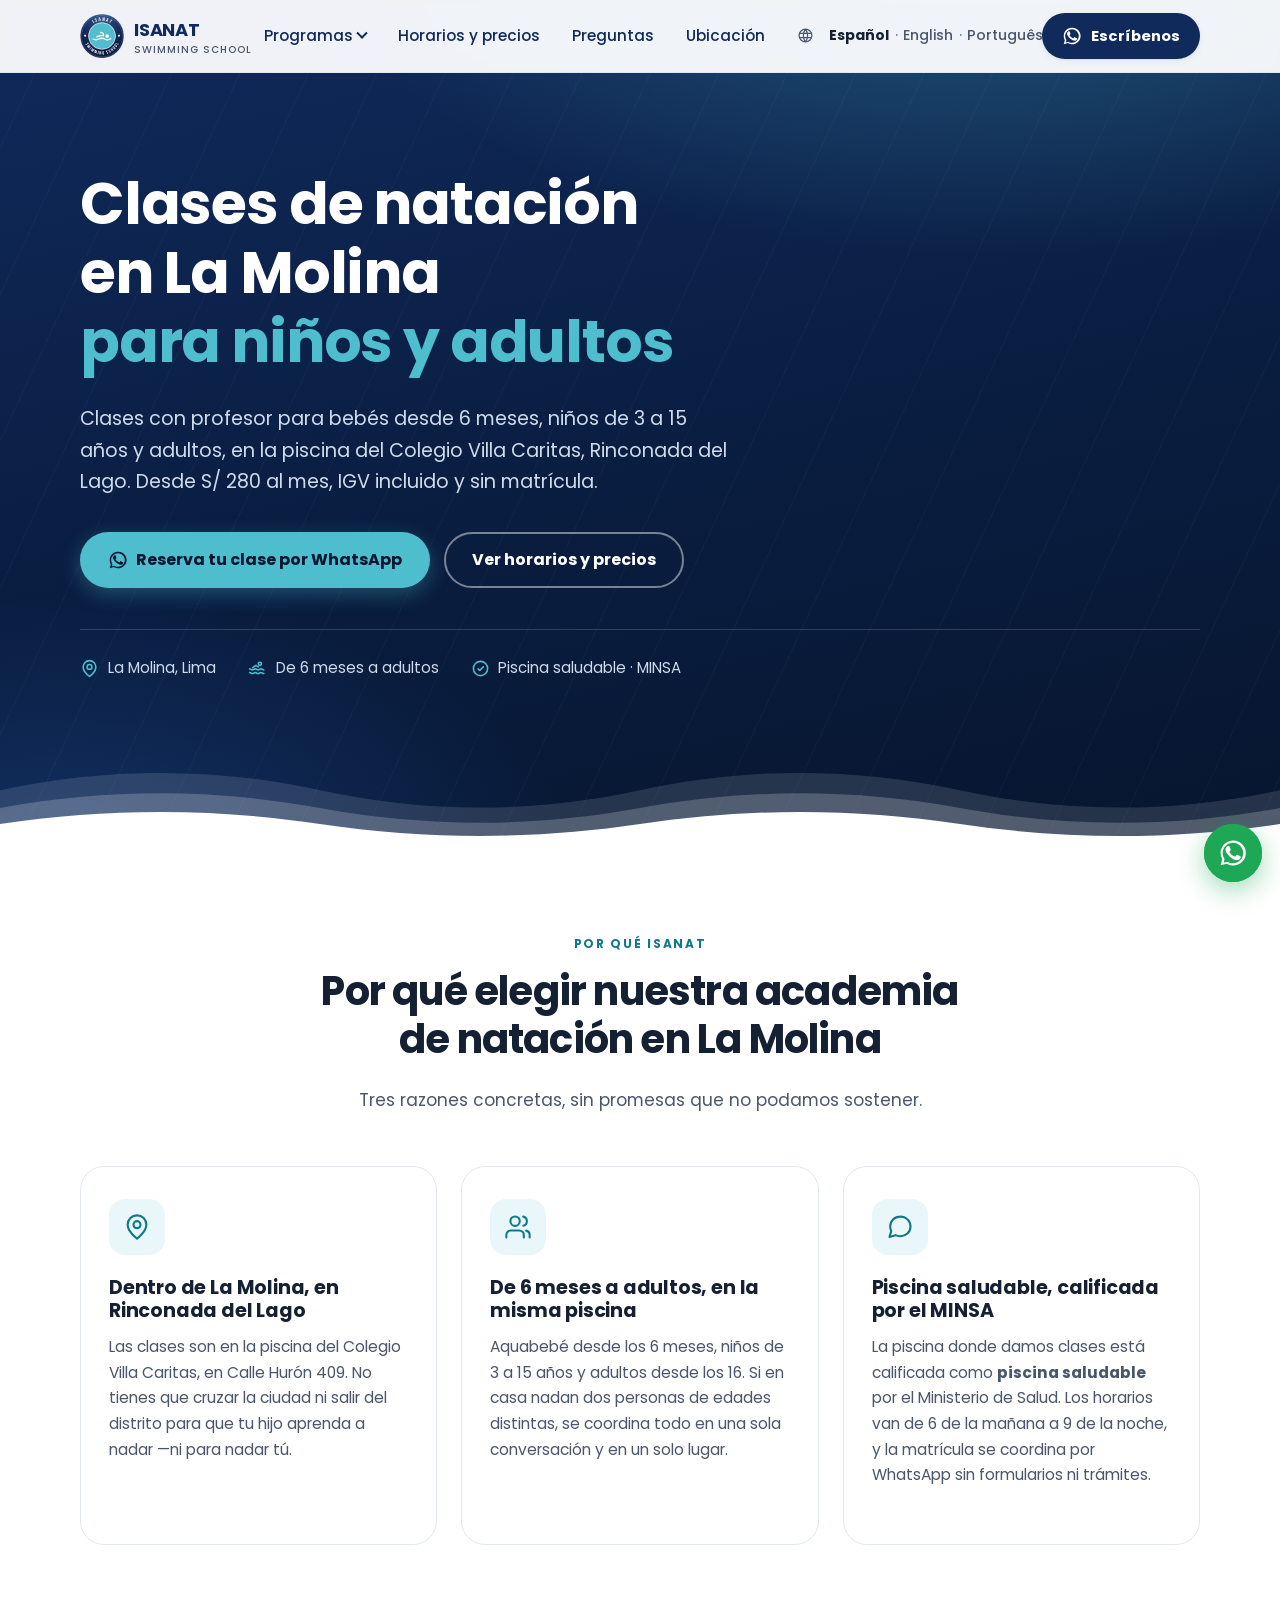
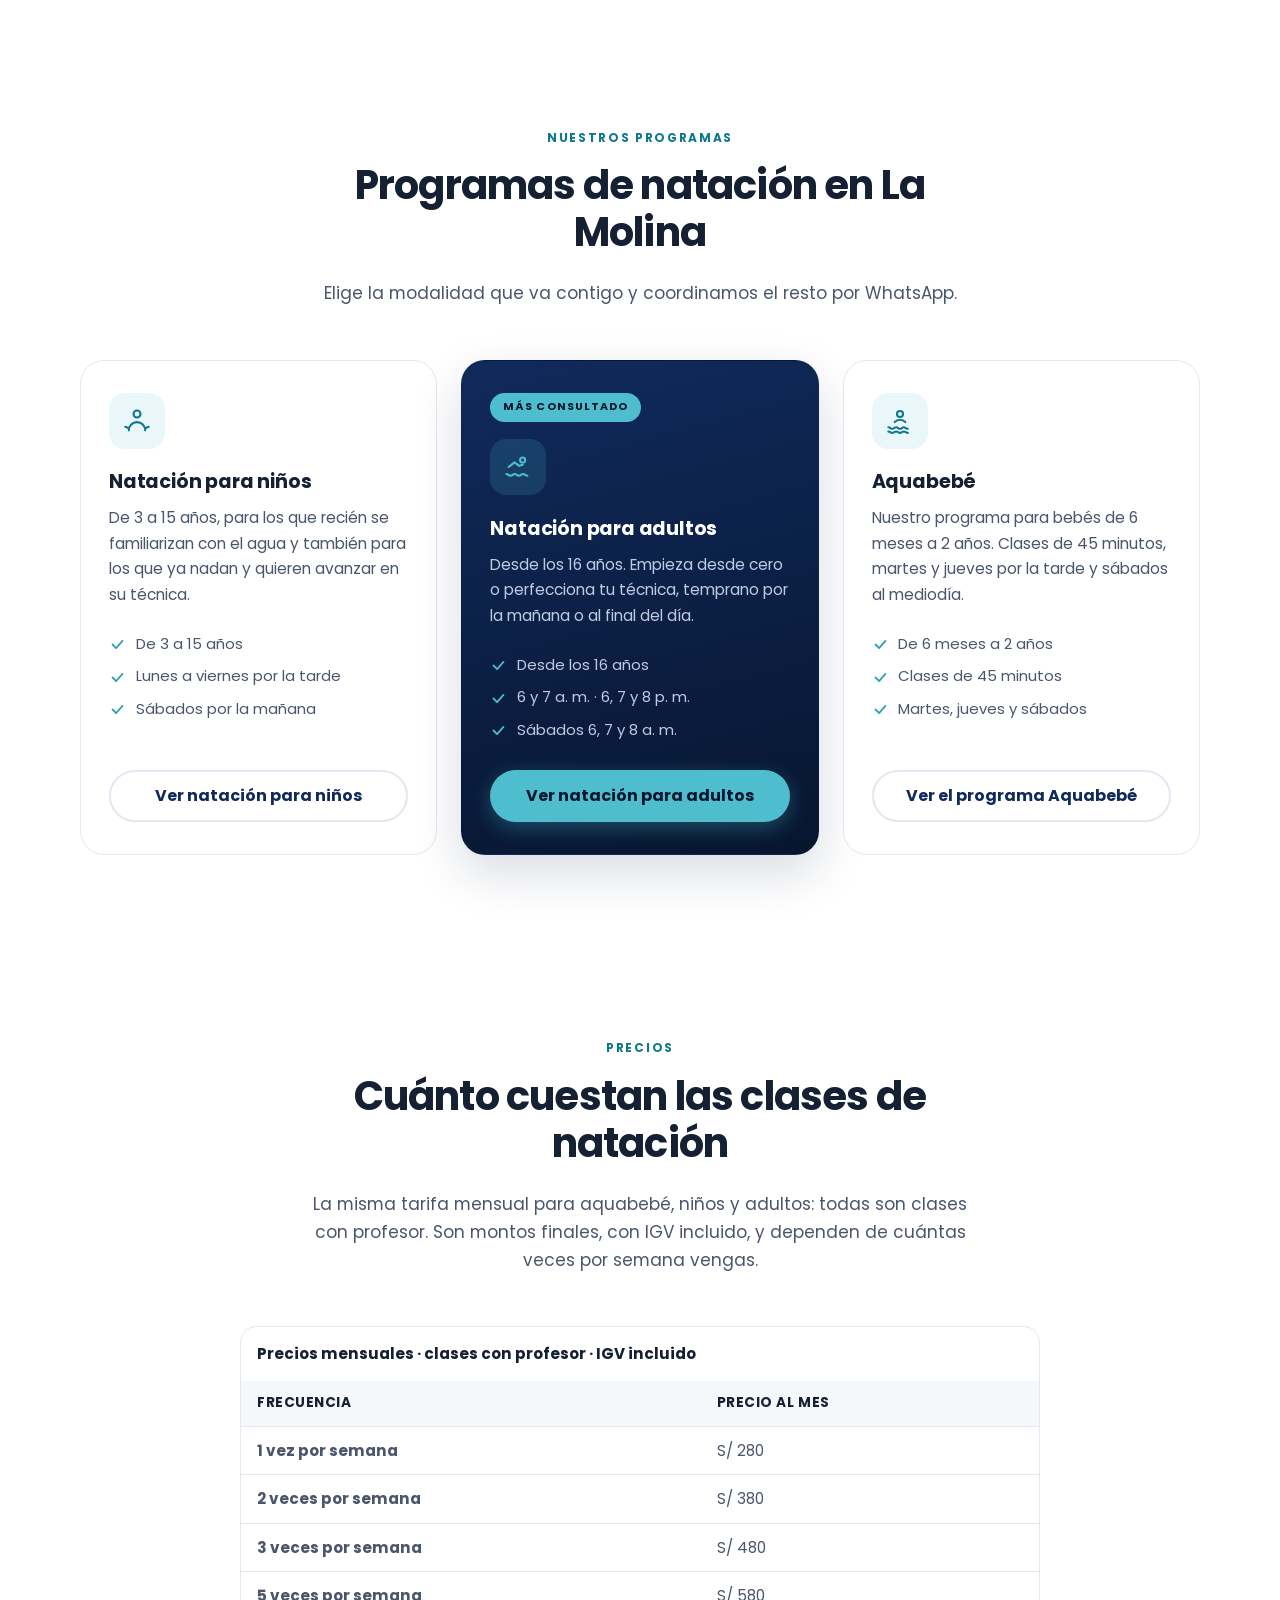
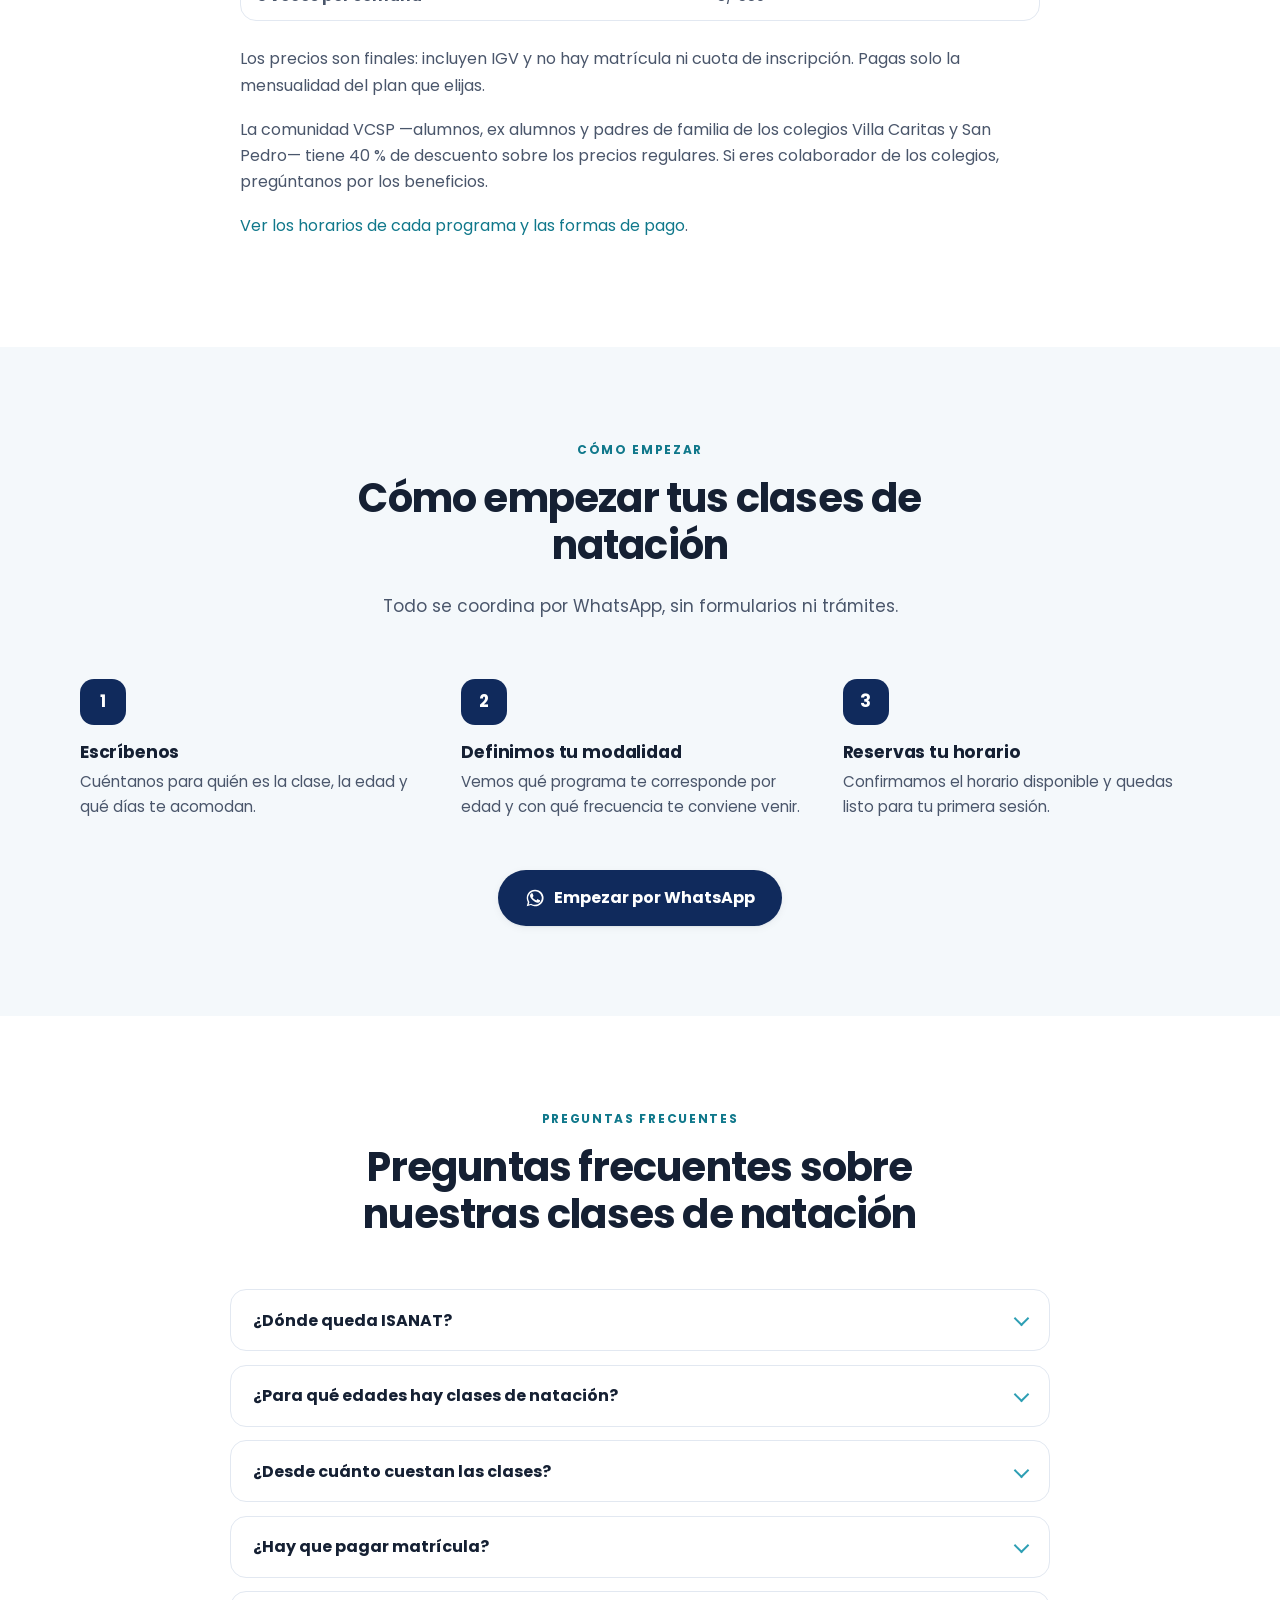
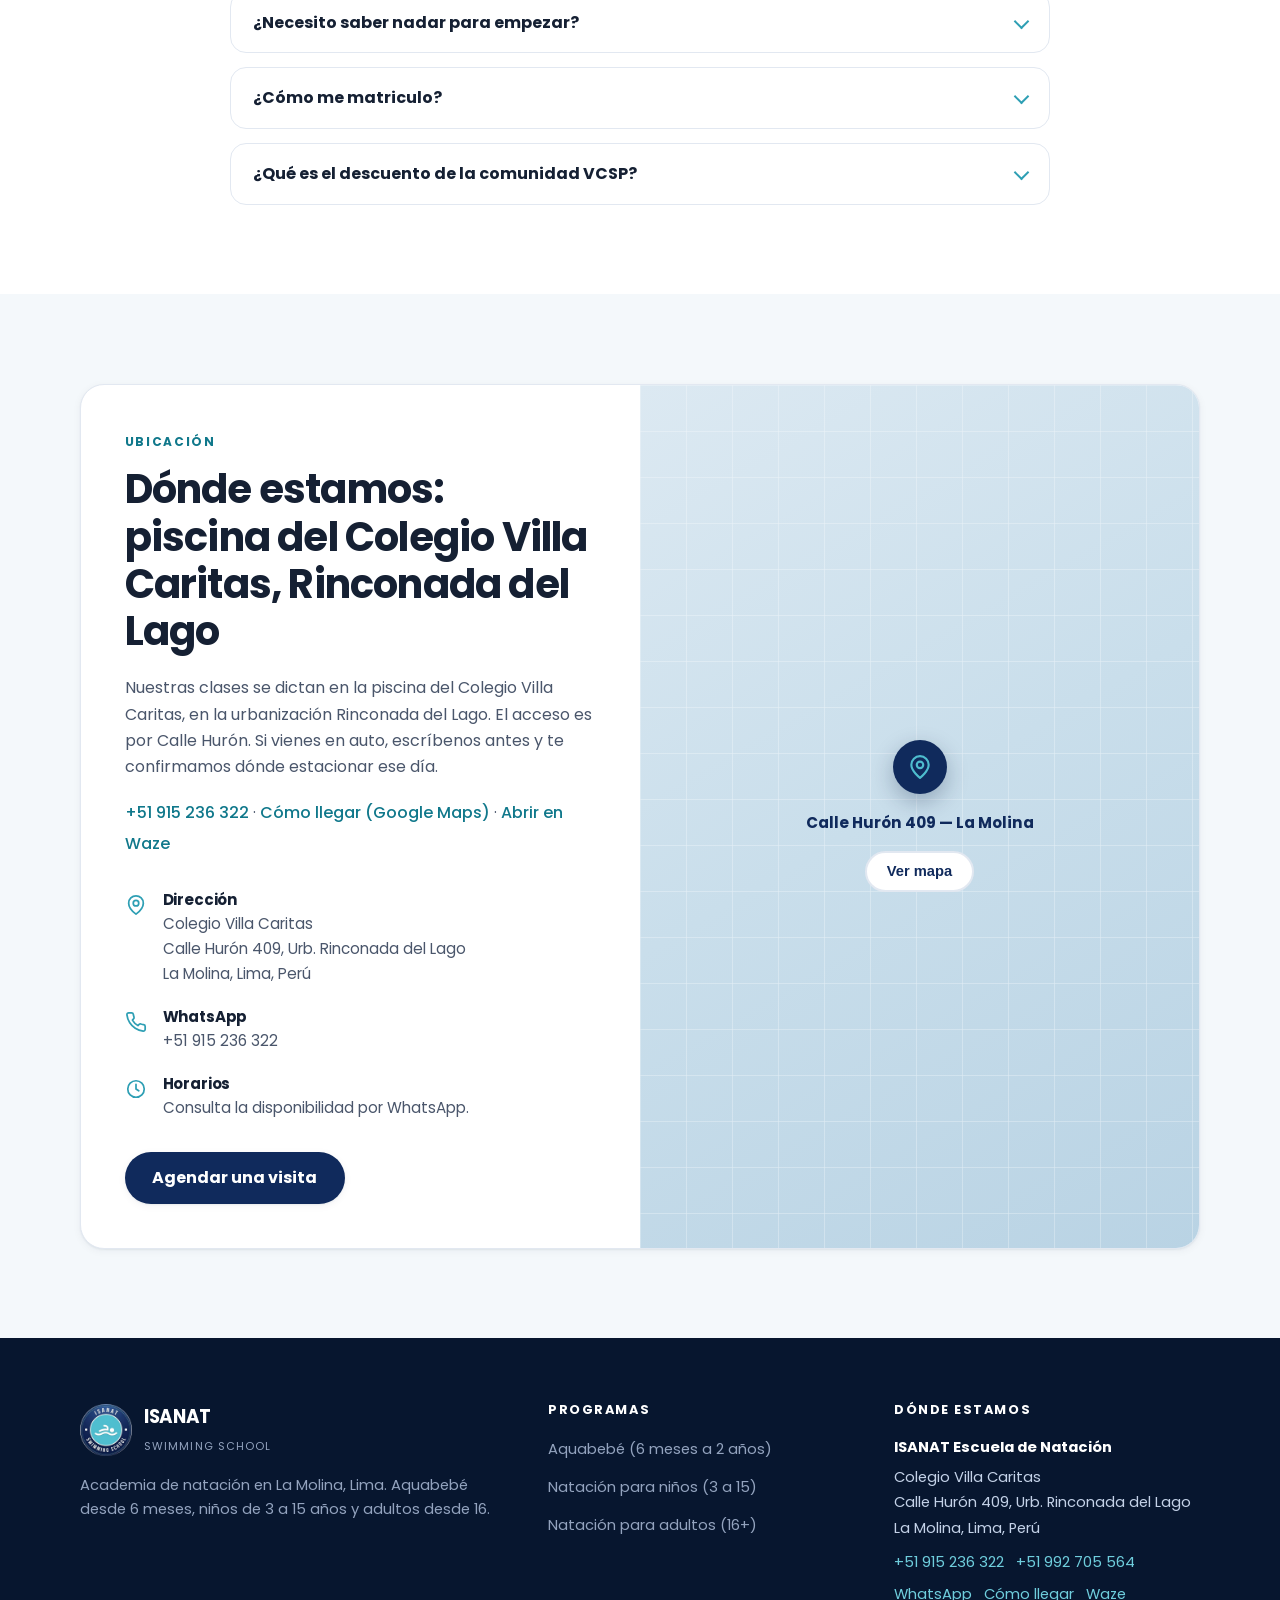
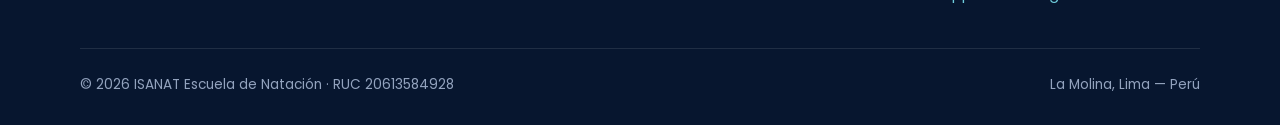
<file: index.html>
<!DOCTYPE html>
<html lang="es-PE">
<head>
<meta charset="UTF-8">
<meta name="viewport" content="width=device-width, initial-scale=1">

<!-- ISANAT v1.5.1 · marcador de version: con Ctrl+U en el sitio publicado se ve
     que version esta realmente desplegada. Tiene que coincidir con el archivo
     VERSION del repo y con el nombre del zip de la entrega. -->
<meta name="version" content="1.5.1">

<!-- ============================================================
     META TAGS ESENCIALES  (§3.1 del playbook)
     Título: 40 caracteres · keyword al inicio · marca en el char 35
     NO CAMBIAR EL TÍTULO POR AL MENOS 6 MESES (§8)
     ============================================================ -->
<title>Clases de Natación en La Molina | ISANAT</title>
<meta name="description" content="Academia de natación en La Molina: aquabebé, niños de 3 a 15 y adultos. Desde S/ 280 al mes, sin matrícula. Piscina saludable MINSA.">
<link rel="canonical" href="https://isanat.pe/">
<link rel="alternate" hreflang="es" href="https://isanat.pe/">
<link rel="alternate" hreflang="en" href="https://isanat.pe/en/">
<link rel="alternate" hreflang="pt" href="https://isanat.pe/pt/">
<link rel="alternate" hreflang="x-default" href="https://isanat.pe/">
<meta name="robots" content="index, follow, max-image-preview:large">
<meta name="author" content="ISANAT Escuela de Natación">
<meta name="theme-color" content="#102A5C">

<!-- ============================================================
     GEO TAGS  (§3.2)
     ⚠️ TODO CRÍTICO: estas coordenadas son APROXIMADAS (zona Rinconada
     del Lago, La Molina). Reemplazarlas por las REALES apenas se
     verifique el perfil de Google Business: abrir la ficha en Google
     Maps y copiar los valores que siguen a !3d (latitud) y !4d (longitud)
     de la URL. Ver §4.3 del playbook y el README.
     ============================================================ -->
<meta name="geo.region" content="PE-LIM">
<meta name="geo.placename" content="La Molina, Lima, Perú">
<meta name="geo.position" content="-12.0745;-76.9235">
<meta name="ICBM" content="-12.0745, -76.9235">

<!-- Open Graph -->
<meta property="og:type" content="website">
<meta property="og:site_name" content="ISANAT">
<meta property="og:locale" content="es_PE">
<meta property="og:title" content="Clases de Natación en La Molina | ISANAT">
<meta property="og:description" content="Academia de natación en La Molina: aquabebé, niños y adultos. Piscina saludable MINSA en el Colegio Villa Caritas, Rinconada del Lago.">
<meta property="og:url" content="https://isanat.pe/">
<meta property="og:image" content="https://isanat.pe/img/og-image.jpg">
<meta property="og:image:width" content="1200">
<meta property="og:image:height" content="630">
<meta property="og:image:alt" content="ISANAT Escuela de Natación — La Molina, Lima">

<!-- Twitter / X -->
<meta name="twitter:card" content="summary_large_image">
<meta name="twitter:title" content="Clases de Natación en La Molina | ISANAT">
<meta name="twitter:description" content="Academia de natación en La Molina: aquabebé, niños y adultos. Piscina saludable MINSA en el Colegio Villa Caritas, Rinconada del Lago.">
<meta name="twitter:image" content="https://isanat.pe/img/og-image.jpg">

<!-- Iconos -->
<link rel="icon" href="/favicon.ico" sizes="any">
<link rel="icon" type="image/png" sizes="32x32" href="/img/favicon-32.png">
<link rel="apple-touch-icon" href="/img/apple-touch-icon.png">
<link rel="manifest" href="/site.webmanifest">

<!-- Fuentes propias: 23 KB en total, sin llamadas a terceros -->
<link rel="preload" href="/fonts/poppins-700.woff2" as="font" type="font/woff2" crossorigin>
<link rel="preload" href="/fonts/poppins-400.woff2" as="font" type="font/woff2" crossorigin>

<link rel="stylesheet" href="/css/site.v4.css">

<!-- Speculation Rules: al pasar el raton o tocar un enlace interno, el navegador
     descarga la pagina destino por adelantado. La navegacion entre paginas pasa a
     ser casi instantanea y mejora el INP medido en campo.
     Se usa PREFETCH y no PRERENDER a proposito: prerender ejecutaria el JS de la
     pagina destino, y con ello GA4 podria contar visitas a paginas que nadie llego
     a abrir. Con la linea base de analitica todavia sin construir, ensuciarla es
     mas caro que el milisegundo que se gana. Revisar cuando haya datos propios. -->
<script type="speculationrules">
{"prefetch":[{"where":{"href_matches":"/*"},"eagerness":"moderate"}]}
</script>

<!-- ============================================================
     SCHEMA JSON-LD  (§3.3) — validar en search.google.com/test/rich-results
     ============================================================ -->
<script type="application/ld+json">
{
  "@context": "https://schema.org",
  "@graph": [
    {
      "@type": [
        "LocalBusiness",
        "SportsActivityLocation"
      ],
      "@id": "https://isanat.pe/#business",
      "name": "ISANAT Escuela de Natación",
      "alternateName": "ISANAT Swimming School",
      "description": "Academia de natación en La Molina, Lima. Clases con profesor para bebés desde 6 meses (Aquabebé), niños de 3 a 15 años y adultos desde 16, en la piscina del Colegio Villa Caritas, Urb. Rinconada del Lago.",
      "url": "https://isanat.pe/",
      "logo": "https://isanat.pe/img/logo.png",
      "image": [
        "https://isanat.pe/img/og-image.jpg"
      ],
      "telephone": "+51915236322",
      "currenciesAccepted": "PEN",
      "address": {
        "@type": "PostalAddress",
        "streetAddress": "Calle Hurón 409, Urb. Rinconada del Lago (Colegio Villa Caritas)",
        "addressLocality": "La Molina",
        "addressRegion": "Lima",
        "addressCountry": "PE"
      },
      "geo": {
        "@type": "GeoCoordinates",
        "latitude": -12.0745,
        "longitude": -76.9235
      },
      "areaServed": [
        {
          "@type": "City",
          "name": "La Molina"
        },
        {
          "@type": "City",
          "name": "Lima"
        }
      ],
      "potentialAction": {
        "@type": "CommunicateAction",
        "target": "https://wa.me/51915236322",
        "name": "Escribir por WhatsApp"
      },
      "hasMap": "https://www.google.com/maps/search/?api=1&amp;query=Colegio%20Villa%20Caritas%2C%20Calle%20Hur%C3%B3n%20409%2C%20Urb.%20Rinconada%20del%20Lago%2C%20La%20Molina%2C%20Lima%2C%20Per%C3%BA",
      "priceRange": "S/ 280 - S/ 580",
      "openingHoursSpecification": [
        {
          "@type": "OpeningHoursSpecification",
          "dayOfWeek": [
            "Monday",
            "Tuesday",
            "Wednesday",
            "Thursday",
            "Friday"
          ],
          "opens": "06:00",
          "closes": "08:00"
        },
        {
          "@type": "OpeningHoursSpecification",
          "dayOfWeek": [
            "Monday",
            "Tuesday",
            "Wednesday",
            "Thursday",
            "Friday"
          ],
          "opens": "14:00",
          "closes": "21:00"
        },
        {
          "@type": "OpeningHoursSpecification",
          "dayOfWeek": [
            "Saturday"
          ],
          "opens": "06:00",
          "closes": "13:00"
        }
      ]
    },
    {
      "@type": "Service",
      "@id": "https://isanat.pe/#servicios",
      "serviceType": "Clases de natación",
      "name": "Clases de natación en La Molina",
      "provider": {
        "@id": "https://isanat.pe/#business"
      },
      "areaServed": [
        {
          "@type": "City",
          "name": "La Molina"
        },
        {
          "@type": "City",
          "name": "Lima"
        }
      ],
      "availableChannel": {
        "@type": "ServiceChannel",
        "serviceUrl": "https://isanat.pe/",
        "servicePhone": {
          "@type": "ContactPoint",
          "telephone": "+51915236322",
          "contactType": "customer service",
          "areaServed": "PE",
          "availableLanguage": "Spanish"
        }
      },
      "hasOfferCatalog": {
        "@type": "OfferCatalog",
        "name": "Programas ISANAT",
        "itemListElement": [
          {
            "@type": "Offer",
            "priceCurrency": "PEN",
            "price": "280",
            "availability": "https://schema.org/InStock",
            "itemOffered": {
              "@type": "Service",
              "@id": "https://isanat.pe/natacion-para-bebes-la-molina/#service",
              "name": "Aquabebé — natación para bebés",
              "description": "Clases de natación de 45 minutos para bebés de 6 meses a 2 años, martes y jueves por la tarde y sábados al mediodía.",
              "url": "https://isanat.pe/natacion-para-bebes-la-molina/",
              "provider": {
                "@id": "https://isanat.pe/#business"
              },
              "audience": {
                "@type": "PeopleAudience",
                "suggestedMinAge": 0.5,
                "suggestedMaxAge": 2
              },
              "areaServed": {
                "@type": "City",
                "name": "La Molina"
              }
            },
            "priceSpecification": {
              "@type": "UnitPriceSpecification",
              "minPrice": 280,
              "maxPrice": 580,
              "priceCurrency": "PEN",
              "referenceQuantity": {
                "@type": "QuantitativeValue",
                "value": 1,
                "unitCode": "MON"
              }
            }
          },
          {
            "@type": "Offer",
            "priceCurrency": "PEN",
            "price": "280",
            "availability": "https://schema.org/InStock",
            "itemOffered": {
              "@type": "Service",
              "@id": "https://isanat.pe/natacion-para-ninos-la-molina/#service",
              "name": "Natación para niños",
              "description": "Clases de natación para niños de 3 a 15 años, de lunes a viernes por la tarde y sábados por la mañana, desde la familiarización con el agua hasta la técnica de los cuatro estilos.",
              "url": "https://isanat.pe/natacion-para-ninos-la-molina/",
              "provider": {
                "@id": "https://isanat.pe/#business"
              },
              "audience": {
                "@type": "PeopleAudience",
                "suggestedMinAge": 3,
                "suggestedMaxAge": 15
              },
              "areaServed": {
                "@type": "City",
                "name": "La Molina"
              }
            },
            "priceSpecification": {
              "@type": "UnitPriceSpecification",
              "minPrice": 280,
              "maxPrice": 580,
              "priceCurrency": "PEN",
              "referenceQuantity": {
                "@type": "QuantitativeValue",
                "value": 1,
                "unitCode": "MON"
              }
            }
          },
          {
            "@type": "Offer",
            "priceCurrency": "PEN",
            "price": "280",
            "availability": "https://schema.org/InStock",
            "itemOffered": {
              "@type": "Service",
              "@id": "https://isanat.pe/natacion-para-adultos-la-molina/#service",
              "name": "Natación para adultos",
              "description": "Clases de natación para adultos desde los 16 años, temprano por la mañana o al final del día, tanto para quienes empiezan desde cero como para quienes buscan técnica y acondicionamiento.",
              "url": "https://isanat.pe/natacion-para-adultos-la-molina/",
              "provider": {
                "@id": "https://isanat.pe/#business"
              },
              "audience": {
                "@type": "PeopleAudience",
                "suggestedMinAge": 16
              },
              "areaServed": {
                "@type": "City",
                "name": "La Molina"
              }
            },
            "priceSpecification": {
              "@type": "UnitPriceSpecification",
              "minPrice": 280,
              "maxPrice": 580,
              "priceCurrency": "PEN",
              "referenceQuantity": {
                "@type": "QuantitativeValue",
                "value": 1,
                "unitCode": "MON"
              }
            }
          }
        ]
      },
      "offers": {
        "@type": "Offer",
        "priceCurrency": "PEN",
        "price": "280",
        "priceSpecification": {
          "@type": "UnitPriceSpecification",
          "minPrice": 280,
          "maxPrice": 580,
          "priceCurrency": "PEN",
          "referenceQuantity": {
            "@type": "QuantitativeValue",
            "value": 1,
            "unitCode": "MON"
          }
        },
        "availability": "https://schema.org/InStock",
        "url": "https://isanat.pe/horarios-y-precios/"
      }
    },
    {
      "@type": "WebSite",
      "@id": "https://isanat.pe/#website",
      "url": "https://isanat.pe/",
      "name": "ISANAT Escuela de Natación",
      "inLanguage": "es-PE",
      "publisher": {
        "@id": "https://isanat.pe/#business"
      }
    },
    {
      "@type": "FAQPage",
      "@id": "https://isanat.pe/#faq",
      "mainEntity": [
        {
          "@type": "Question",
          "name": "¿Dónde queda ISANAT?",
          "acceptedAnswer": {
            "@type": "Answer",
            "text": "Estamos en La Molina, Lima, en la piscina del Colegio Villa Caritas: Calle Hurón 409, Urb. Rinconada del Lago."
          }
        },
        {
          "@type": "Question",
          "name": "¿Para qué edades hay clases de natación?",
          "acceptedAnswer": {
            "@type": "Answer",
            "text": "Tenemos tres programas: Aquabebé para bebés de 6 meses a 2 años, natación para niños de 3 a 15 años y natación para adultos desde los 16. Todas son clases con profesor."
          }
        },
        {
          "@type": "Question",
          "name": "¿Desde cuánto cuestan las clases?",
          "acceptedAnswer": {
            "@type": "Answer",
            "text": "Desde S/ 280 al mes por una vez a la semana, y hasta S/ 580 por cinco veces. Es la misma tarifa para los tres programas. Puedes ver el cuadro completo en la página de horarios y precios."
          }
        },
        {
          "@type": "Question",
          "name": "¿Hay que pagar matrícula?",
          "acceptedAnswer": {
            "@type": "Answer",
            "text": "No. No cobramos matrícula ni cuota de inscripción: pagas solo la mensualidad del plan que elijas."
          }
        },
        {
          "@type": "Question",
          "name": "¿Necesito saber nadar para empezar?",
          "acceptedAnswer": {
            "@type": "Answer",
            "text": "No. Las clases están abiertas tanto a quienes nunca han nadado como a quienes ya tienen experiencia y quieren mejorar su técnica. Cuéntanos tu caso al escribirnos y te ubicamos en el grupo que corresponde."
          }
        },
        {
          "@type": "Question",
          "name": "¿Cómo me matriculo?",
          "acceptedAnswer": {
            "@type": "Answer",
            "text": "Escoge el programa, el horario y con qué frecuencia quieres venir, y escríbenos por WhatsApp al +51 915 236 322. Te confirmamos el cupo y te enviamos los datos para el pago."
          }
        },
        {
          "@type": "Question",
          "name": "¿Qué es el descuento de la comunidad VCSP?",
          "acceptedAnswer": {
            "@type": "Answer",
            "text": "Alumnos, ex alumnos y padres de familia de los colegios Villa Caritas y San Pedro tienen 40 % de descuento sobre los precios regulares. Si eres colaborador de los colegios, escríbenos y te contamos qué beneficios te corresponden."
          }
        }
      ]
    }
  ]
}
</script>

<!-- ============================================================
     GA4  (§5.1) — ISANAT · G-2J8YN9N4J3
     ============================================================ -->
<script async src="https://www.googletagmanager.com/gtag/js?id=G-2J8YN9N4J3"></script>
<script>
  window.dataLayer = window.dataLayer || [];
  function gtag(){dataLayer.push(arguments);}
  gtag('js', new Date());
  gtag('config', 'G-2J8YN9N4J3', {'send_page_view': true});
</script>

<!-- Meta Pixel — protegido con guarda para no romper nada mientras no haya ID (§8) -->
<script>
  var PIXEL_ID = ''; /* TODO: pegar aquí el ID de 15-16 dígitos cuando exista */
  if (PIXEL_ID) {
    !function(f,b,e,v,n,t,s){if(f.fbq)return;n=f.fbq=function(){n.callMethod?
    n.callMethod.apply(n,arguments):n.queue.push(arguments)};if(!f._fbq)f._fbq=n;
    n.push=n;n.loaded=!0;n.version='2.0';n.queue=[];t=b.createElement(e);t.async=!0;
    t.src=v;s=b.getElementsByTagName(e)[0];s.parentNode.insertBefore(t,s)}(window,
    document,'script','https://connect.facebook.net/en_US/fbevents.js');
    fbq('init', PIXEL_ID); fbq('track','PageView');
  }
</script>
</head>

<body data-pagina="home">
<a class="skip" href="#main">Saltar al contenido</a>

<header class="hdr">
  <div class="wrap hdr__in">
    <a class="brand" href="/" aria-label="ISANAT — inicio">
      <img src="/img/logo.webp" width="44" height="44" alt="Logo de ISANAT Escuela de Natación" fetchpriority="high">
      <span>ISANAT<small>Swimming School</small></span>
    </a>

    <nav class="nav" id="nav" aria-label="Navegación principal">
      <details class="nav__group">
        <summary>Programas</summary>
        <ul class="nav__sub">
        <li><a href="/natacion-para-bebes-la-molina/">Aquabebé (6 meses a 2 años)</a></li>
        <li><a href="/natacion-para-ninos-la-molina/">Natación para niños (3 a 15)</a></li>
        <li><a href="/natacion-para-adultos-la-molina/">Natación para adultos (16+)</a></li>
        </ul>
      </details>
      <a href="/horarios-y-precios/">Horarios y precios</a>
      <a href="/#preguntas">Preguntas</a>
      <a href="/#ubicacion">Ubicación</a>
      <div class="lang" role="group" aria-label="Cambiar idioma">
        <svg class="lang__ico" viewBox="0 0 24 24" fill="none" stroke="currentColor" stroke-width="1.7" aria-hidden="true"><circle cx="12" cy="12" r="9"/><path d="M3.2 9h17.6M3.2 15h17.6M12 3a15 15 0 0 1 0 18M12 3a15 15 0 0 0 0 18"/></svg>
        <span class="lang__now" lang="es" aria-current="true">Español</span>
        <a href="/en/" hreflang="en" lang="en">English</a>
        <a href="/pt/" hreflang="pt" lang="pt">Português</a>
      </div>
      <a class="btn btn--primary btn--sm" href="https://wa.me/51915236322?text=Hola%2C%20vengo%20de%20la%20web%20de%20ISANAT%20y%20quisiera%20m%C3%A1s%20informaci%C3%B3n."
   target="_blank" rel="noopener" data-event="whatsapp_click" data-origen="menu_movil">Escríbenos</a>
    </nav>

    <div class="hdr__cta">
      <a class="btn btn--navy btn--sm" href="https://wa.me/51915236322?text=Hola%2C%20vengo%20de%20la%20web%20de%20ISANAT%20y%20quisiera%20m%C3%A1s%20informaci%C3%B3n."
   target="_blank" rel="noopener" data-event="whatsapp_click" data-origen="header"><svg viewBox="0 0 24 24" fill="currentColor" aria-hidden="true"><path d="M17.5 14.4c-.3-.1-1.7-.9-2-1s-.5-.1-.7.1-.7 1-.9 1.2-.3.2-.6.1a8.1 8.1 0 0 1-2.4-1.5 9 9 0 0 1-1.7-2c-.1-.3 0-.5.1-.6l.5-.5.3-.5c.1-.2 0-.4 0-.5L9.2 6.9c-.2-.6-.5-.5-.7-.5h-.6a1.1 1.1 0 0 0-.8.4A3.3 3.3 0 0 0 6 9.3a5.8 5.8 0 0 0 1.2 3.1 13.2 13.2 0 0 0 5.1 4.5 8.3 8.3 0 0 0 3.6.7 3 3 0 0 0 2-1.4 2.5 2.5 0 0 0 .2-1.4c-.1-.1-.3-.2-.6-.4Z"/><path d="M12 2a10 10 0 0 0-8.6 15l-1.3 4.8 4.9-1.3A10 10 0 1 0 12 2Zm0 18.2a8.2 8.2 0 0 1-4.2-1.1l-.3-.2-3 .8.8-2.9-.2-.3A8.2 8.2 0 1 1 12 20.2Z"/></svg>Escríbenos</a>
      <button class="burger" id="burger" aria-label="Abrir menú" aria-expanded="false" aria-controls="nav">
        <svg viewBox="0 0 24 24" fill="none" stroke="currentColor" stroke-width="2" stroke-linecap="round" aria-hidden="true"><path d="M4 7h16M4 12h16M4 17h16"/></svg>
      </button>
    </div>
  </div>
</header>

<main id="main">

  <!-- ===================== HERO ===================== -->
  <section class="hero" id="inicio">
    <div class="wrap">
      <h1>Clases de natación en La Molina <em>para niños y adultos</em></h1>
      <p>Clases con profesor para bebés desde 6 meses, niños de 3 a 15 años y adultos,
         en la piscina del Colegio Villa Caritas, Rinconada del Lago. Desde S/ 280 al
         mes, IGV incluido y sin matrícula.</p>

      <div class="hero__actions">
        <a class="btn btn--primary" href="https://wa.me/51915236322?text=Hola%2C%20quisiera%20inscribirme%20en%20las%20clases%20de%20nataci%C3%B3n%20de%20ISANAT."
           target="_blank" rel="noopener" data-event="whatsapp_click" data-origen="hero">
          <svg viewBox="0 0 24 24" fill="currentColor" aria-hidden="true"><path d="M17.5 14.4c-.3-.1-1.7-.9-2-1s-.5-.1-.7.1-.7 1-.9 1.2-.3.2-.6.1a8.1 8.1 0 0 1-2.4-1.5 9 9 0 0 1-1.7-2c-.1-.3 0-.5.1-.6l.5-.5.3-.5c.1-.2 0-.4 0-.5L9.2 6.9c-.2-.6-.5-.5-.7-.5h-.6a1.1 1.1 0 0 0-.8.4A3.3 3.3 0 0 0 6 9.3a5.8 5.8 0 0 0 1.2 3.1 13.2 13.2 0 0 0 5.1 4.5 8.3 8.3 0 0 0 3.6.7 3 3 0 0 0 2-1.4 2.5 2.5 0 0 0 .2-1.4c-.1-.1-.3-.2-.6-.4Z"/><path d="M12 2a10 10 0 0 0-8.6 15l-1.3 4.8 4.9-1.3A10 10 0 1 0 12 2Zm0 18.2a8.2 8.2 0 0 1-4.2-1.1l-.3-.2-3 .8.8-2.9-.2-.3A8.2 8.2 0 1 1 12 20.2Z"/></svg>
          Reserva tu clase por WhatsApp
        </a>
        <a class="btn btn--ghost" href="/horarios-y-precios/" data-event="ver_horarios_click" data-origen="hero">Ver horarios y precios</a>
      </div>

      <ul class="hero__facts">
        <li>
          <svg viewBox="0 0 24 24" fill="none" stroke="currentColor" stroke-width="2" stroke-linecap="round" stroke-linejoin="round" aria-hidden="true"><path d="M20 10c0 6-8 12-8 12s-8-6-8-12a8 8 0 0 1 16 0Z"/><circle cx="12" cy="10" r="3"/></svg>
          La Molina, Lima
        </li>
        <li>
          <svg viewBox="0 0 24 24" fill="none" stroke="currentColor" stroke-width="2" stroke-linecap="round" stroke-linejoin="round" aria-hidden="true"><path d="M2 17c1.8 0 1.8 1.4 3.6 1.4S7.4 17 9.2 17s1.8 1.4 3.6 1.4S14.6 17 16.4 17s1.8 1.4 3.6 1.4"/><path d="M2 12.5c1.8 0 1.8 1.4 3.6 1.4s1.8-1.4 3.6-1.4 1.8 1.4 3.6 1.4 1.8-1.4 3.6-1.4 1.8 1.4 3.6 1.4"/><circle cx="15" cy="6" r="2"/><path d="m6 11 4-3 3 2"/></svg>
          De 6 meses a adultos
        </li>
        <li>
          <svg viewBox="0 0 24 24" fill="none" stroke="currentColor" stroke-width="2" stroke-linecap="round" stroke-linejoin="round" aria-hidden="true"><path d="M9 12.5 11 14.5 15.5 10"/><circle cx="12" cy="12" r="9"/></svg>
          Piscina saludable · MINSA
        </li>
      </ul>
    </div>

    <svg class="waves" viewBox="0 0 1440 110" preserveAspectRatio="none" aria-hidden="true" focusable="false">
      <path fill="#ffffff" fill-opacity=".12" d="M0 52c120-26 240-26 360 0s240 26 360 0 240-26 360 0 240 26 360 0v58H0Z"/>
      <path fill="#ffffff" fill-opacity=".2" d="M0 72c120-22 240-22 360 0s240 22 360 0 240-22 360 0 240 22 360 0v38H0Z"/>
      <path fill="#ffffff" d="M0 90c120-18 240-18 360 0s240 18 360 0 240-18 360 0 240 18 360 0v20H0Z"/>
    </svg>
  </section>


  <!-- ===================== POR QUÉ ELEGIRNOS =====================
       Solo ventajas verificables hoy. NO agregar aquí "piscina temperada",
       "grupos de máximo N" ni "instructores certificados" hasta que el
       cliente lo confirme: son las tres cosas que más se prometen sin dato.
  -->
  <section class="section" id="por-que">
    <div class="wrap">
      <div class="head-center">
        <span class="eyebrow">Por qué ISANAT</span>
        <h2>Por qué elegir nuestra academia de natación en La Molina</h2>
        <p class="lead">Tres razones concretas, sin promesas que no podamos sostener.</p>
      </div>

      <div class="cards">
        <article class="card">
          <div class="card__icon">
            <svg viewBox="0 0 24 24" fill="none" stroke="currentColor" stroke-width="1.8" stroke-linecap="round" stroke-linejoin="round" aria-hidden="true"><path d="M20 10c0 6-8 12-8 12s-8-6-8-12a8 8 0 0 1 16 0Z"/><circle cx="12" cy="10" r="3"/></svg>
          </div>
          <h3>Dentro de La Molina, en Rinconada del Lago</h3>
          <p>Las clases son en la piscina del Colegio Villa Caritas, en Calle Hurón 409.
             No tienes que cruzar la ciudad ni salir del distrito para que tu hijo aprenda
             a nadar —ni para nadar tú.</p>
        </article>

        <article class="card">
          <div class="card__icon">
            <svg viewBox="0 0 24 24" fill="none" stroke="currentColor" stroke-width="1.8" stroke-linecap="round" stroke-linejoin="round" aria-hidden="true"><path d="M17 21v-2a4 4 0 0 0-4-4H6a4 4 0 0 0-4 4v2"/><circle cx="9.5" cy="7" r="4"/><path d="M22 21v-2a4 4 0 0 0-3-3.9"/><path d="M16.5 3.1a4 4 0 0 1 0 7.8"/></svg>
          </div>
          <h3>De 6 meses a adultos, en la misma piscina</h3>
          <p>Aquabebé desde los 6 meses, niños de 3 a 15 años y adultos desde los 16.
             Si en casa nadan dos personas de edades distintas, se coordina todo en una
             sola conversación y en un solo lugar.</p>
        </article>

        <article class="card">
          <div class="card__icon">
            <svg viewBox="0 0 24 24" fill="none" stroke="currentColor" stroke-width="1.8" stroke-linecap="round" stroke-linejoin="round" aria-hidden="true"><path d="M21 11.5a8.4 8.4 0 0 1-9 8.4 8.5 8.5 0 0 1-3.8-.9L3 20.5l1.5-5.1A8.4 8.4 0 0 1 3.6 11.5a8.4 8.4 0 0 1 8.4-8.4 8.4 8.4 0 0 1 9 8.4Z"/></svg>
          </div>
          <h3>Piscina saludable, calificada por el MINSA</h3>
          <p>La piscina donde damos clases está calificada como <strong>piscina
             saludable</strong> por el Ministerio de Salud. Los horarios van de 6 de la
             mañana a 9 de la noche, y la matrícula se coordina por WhatsApp sin
             formularios ni trámites.</p>
        </article>
      </div>
    </div>
  </section>

  <!-- ===================== PROGRAMAS ===================== -->
  <section class="section" id="programas">
    <div class="wrap">
      <div class="head-center">
        <span class="eyebrow">Nuestros programas</span>
        <h2>Programas de natación en La Molina</h2>
        <p class="lead">Elige la modalidad que va contigo y coordinamos el resto por WhatsApp.</p>
      </div>

      <div class="cards">
        <!-- Niños -->
        <article class="card">
          <div class="card__icon">
            <svg viewBox="0 0 24 24" fill="none" stroke="currentColor" stroke-width="1.8" stroke-linecap="round" stroke-linejoin="round" aria-hidden="true"><circle cx="12" cy="6" r="3"/><path d="M5 20c0-3.9 3.1-7 7-7s7 3.1 7 7"/><path d="M2 17c1.5 0 1.5 1.2 3 1.2"/><path d="M19 18.2c1.5 0 1.5-1.2 3-1.2"/></svg>
          </div>
          <h3>Natación para niños</h3>
          <p>De 3 a 15 años, para los que recién se familiarizan con el agua y también para
             los que ya nadan y quieren avanzar en su técnica.</p>
          <ul class="card__list">
            <li><svg viewBox="0 0 24 24" fill="none" stroke="currentColor" stroke-width="2.5" stroke-linecap="round" stroke-linejoin="round" aria-hidden="true"><path d="m5 12 5 5L19 7"/></svg>De 3 a 15 años</li>
            <li><svg viewBox="0 0 24 24" fill="none" stroke="currentColor" stroke-width="2.5" stroke-linecap="round" stroke-linejoin="round" aria-hidden="true"><path d="m5 12 5 5L19 7"/></svg>Lunes a viernes por la tarde</li>
            <li><svg viewBox="0 0 24 24" fill="none" stroke="currentColor" stroke-width="2.5" stroke-linecap="round" stroke-linejoin="round" aria-hidden="true"><path d="m5 12 5 5L19 7"/></svg>Sábados por la mañana</li>
          </ul>
          <a class="btn btn--outline btn--block" href="/natacion-para-ninos-la-molina/"
             data-event="ver_programa_click" data-origen="tarjeta_ninos">Ver natación para niños</a>
        </article>

        <!-- Adultos (destacada) -->
        <article class="card card--feature">
          <span class="tag">Más consultado</span>
          <div class="card__icon">
            <svg viewBox="0 0 24 24" fill="none" stroke="currentColor" stroke-width="1.8" stroke-linecap="round" stroke-linejoin="round" aria-hidden="true"><circle cx="16" cy="6" r="2.2"/><path d="m4 12 5-4 4 3 3-1"/><path d="M2 18c1.8 0 1.8 1.5 3.6 1.5S7.4 18 9.2 18s1.8 1.5 3.6 1.5S14.6 18 16.4 18s1.8 1.5 3.6 1.5"/></svg>
          </div>
          <h3>Natación para adultos</h3>
          <p>Desde los 16 años. Empieza desde cero o perfecciona tu técnica, temprano por la
             mañana o al final del día.</p>
          <ul class="card__list">
            <li><svg viewBox="0 0 24 24" fill="none" stroke="currentColor" stroke-width="2.5" stroke-linecap="round" stroke-linejoin="round" aria-hidden="true"><path d="m5 12 5 5L19 7"/></svg>Desde los 16 años</li>
            <li><svg viewBox="0 0 24 24" fill="none" stroke="currentColor" stroke-width="2.5" stroke-linecap="round" stroke-linejoin="round" aria-hidden="true"><path d="m5 12 5 5L19 7"/></svg>6 y 7 a. m. · 6, 7 y 8 p. m.</li>
            <li><svg viewBox="0 0 24 24" fill="none" stroke="currentColor" stroke-width="2.5" stroke-linecap="round" stroke-linejoin="round" aria-hidden="true"><path d="m5 12 5 5L19 7"/></svg>Sábados 6, 7 y 8 a. m.</li>
          </ul>
          <a class="btn btn--primary btn--block" href="/natacion-para-adultos-la-molina/"
             data-event="ver_programa_click" data-origen="tarjeta_adultos">Ver natación para adultos</a>
        </article>

        <!-- Membresía -->
        <article class="card">
          <div class="card__icon">
            <svg viewBox="0 0 24 24" fill="none" stroke="currentColor" stroke-width="1.8" stroke-linecap="round" stroke-linejoin="round" aria-hidden="true"><circle cx="12" cy="6" r="2.6"/><path d="M7.4 12.9c1.3-1.3 2.8-2 4.6-2s3.3.7 4.6 2"/><path d="M2 17.4c1.7 0 1.7 1.3 3.4 1.3s1.7-1.3 3.3-1.3 1.7 1.3 3.3 1.3 1.7-1.3 3.3-1.3 1.7 1.3 3.4 1.3"/><path d="M2 21c1.7 0 1.7 1.2 3.4 1.2S7.1 21 8.7 21s1.7 1.2 3.3 1.2S13.7 21 15.3 21s1.7 1.2 3.4 1.2"/></svg>
          </div>
          <h3>Aquabebé</h3>
          <p>Nuestro programa para bebés de 6 meses a 2 años. Clases de 45 minutos, martes
             y jueves por la tarde y sábados al mediodía.</p>
          <ul class="card__list">
            <li><svg viewBox="0 0 24 24" fill="none" stroke="currentColor" stroke-width="2.5" stroke-linecap="round" stroke-linejoin="round" aria-hidden="true"><path d="m5 12 5 5L19 7"/></svg>De 6 meses a 2 años</li>
            <li><svg viewBox="0 0 24 24" fill="none" stroke="currentColor" stroke-width="2.5" stroke-linecap="round" stroke-linejoin="round" aria-hidden="true"><path d="m5 12 5 5L19 7"/></svg>Clases de 45 minutos</li>
            <li><svg viewBox="0 0 24 24" fill="none" stroke="currentColor" stroke-width="2.5" stroke-linecap="round" stroke-linejoin="round" aria-hidden="true"><path d="m5 12 5 5L19 7"/></svg>Martes, jueves y sábados</li>
          </ul>
          <a class="btn btn--outline btn--block" href="/natacion-para-bebes-la-molina/"
             data-event="ver_programa_click" data-origen="tarjeta_bebes">Ver el programa Aquabebé</a>
        </article>
      </div>
    </div>
  </section>


  <!-- ===================== PRECIOS =====================
       Ningún competidor de La Molina publica precios en texto indexable
       (auditoría §21.1). Esto es la ventaja: no convertirlo en imagen.
       Los datos salen del mensaje del cliente del 13/09/2026.
  -->
  <section class="section" id="precios">
    <div class="wrap wrap--narrow">
      <div class="head-center">
        <span class="eyebrow">Precios</span>
        <h2>Cuánto cuestan las clases de natación</h2>
        <p class="lead">La misma tarifa mensual para aquabebé, niños y adultos: todas son
           clases con profesor. Son montos finales, con IGV incluido, y dependen de
           cuántas veces por semana vengas.</p>
      </div>
      <div class="prose">
        <div class="table-wrap">
    <table>
      <caption>Precios mensuales · clases con profesor · IGV incluido</caption>
      <thead><tr><th scope="col">Frecuencia</th><th scope="col">Precio al mes</th></tr></thead>
      <tbody>
        <tr><th scope="row">1 vez por semana</th><td>S/ 280</td></tr>
        <tr><th scope="row">2 veces por semana</th><td>S/ 380</td></tr>
        <tr><th scope="row">3 veces por semana</th><td>S/ 480</td></tr>
        <tr><th scope="row">5 veces por semana</th><td>S/ 580</td></tr>
      </tbody>
    </table>
  </div>
  <p>Los precios son finales: incluyen IGV y no hay matrícula ni cuota de inscripción. Pagas solo la mensualidad del plan que elijas.</p>
        <p>La comunidad VCSP —alumnos, ex alumnos y padres de familia de los colegios Villa Caritas y San Pedro— tiene 40 % de descuento sobre los precios regulares. Si eres colaborador de los colegios, pregúntanos por los beneficios.</p>
        <p><a href="/horarios-y-precios/" data-event="ver_horarios_click" data-origen="seccion_precios">Ver los horarios de cada programa y las formas de pago</a>.</p>
      </div>
    </div>
  </section>

  <!-- ===================== CÓMO EMPEZAR =====================
       TODO CONFIRMAR CON EL CLIENTE: validar que el proceso real sea
       este (consulta → evaluación de nivel → reserva). Si cambia, ajustar
       los 3 pasos y también la respuesta "¿Cómo reservo?" del FAQ y del
       schema FAQPage — deben decir exactamente lo mismo.
  -->
  <section class="section section--soft" id="como-empezar">
    <div class="wrap">
      <div class="head-center">
        <span class="eyebrow">Cómo empezar</span>
        <h2>Cómo empezar tus clases de natación</h2>
        <p class="lead">Todo se coordina por WhatsApp, sin formularios ni trámites.</p>
      </div>

      <ol class="steps">
        <li class="step">
          <div class="step__n">1</div>
          <h3>Escríbenos</h3>
          <p>Cuéntanos para quién es la clase, la edad y qué días te acomodan.</p>
        </li>
        <li class="step">
          <div class="step__n">2</div>
          <h3>Definimos tu modalidad</h3>
          <p>Vemos qué programa te corresponde por edad y con qué frecuencia te conviene venir.</p>
        </li>
        <li class="step">
          <div class="step__n">3</div>
          <h3>Reservas tu horario</h3>
          <p>Confirmamos el horario disponible y quedas listo para tu primera sesión.</p>
        </li>
      </ol>

      <div class="cta-centrado">
        <a class="btn btn--navy" href="https://wa.me/51915236322?text=Hola%2C%20quisiera%20empezar%20en%20ISANAT.%20%C2%BFMe%20pueden%20orientar%3F"
           target="_blank" rel="noopener" data-event="whatsapp_click" data-origen="como_empezar">
          <svg viewBox="0 0 24 24" fill="currentColor" aria-hidden="true"><path d="M17.5 14.4c-.3-.1-1.7-.9-2-1s-.5-.1-.7.1-.7 1-.9 1.2-.3.2-.6.1a8.1 8.1 0 0 1-2.4-1.5 9 9 0 0 1-1.7-2c-.1-.3 0-.5.1-.6l.5-.5.3-.5c.1-.2 0-.4 0-.5L9.2 6.9c-.2-.6-.5-.5-.7-.5h-.6a1.1 1.1 0 0 0-.8.4A3.3 3.3 0 0 0 6 9.3a5.8 5.8 0 0 0 1.2 3.1 13.2 13.2 0 0 0 5.1 4.5 8.3 8.3 0 0 0 3.6.7 3 3 0 0 0 2-1.4 2.5 2.5 0 0 0 .2-1.4c-.1-.1-.3-.2-.6-.4Z"/><path d="M12 2a10 10 0 0 0-8.6 15l-1.3 4.8 4.9-1.3A10 10 0 1 0 12 2Zm0 18.2a8.2 8.2 0 0 1-4.2-1.1l-.3-.2-3 .8.8-2.9-.2-.3A8.2 8.2 0 1 1 12 20.2Z"/></svg>
          Empezar por WhatsApp
        </a>
      </div>
    </div>
  </section>

  <!-- ===================== FAQ =====================
       ⚠️ REGLA DEL PLAYBOOK (§3.3): cada pregunta y respuesta de aquí debe
       existir palabra por palabra en el bloque FAQPage del <head>. Si editas
       una, edita también la otra.
  -->
  <section class="section" id="preguntas">
    <div class="wrap">
      <div class="head-center">
        <span class="eyebrow">Preguntas frecuentes</span>
        <h2>Preguntas frecuentes sobre nuestras clases de natación</h2>
      </div>

      <div class="faq">
        <details>
          <summary>¿Dónde queda ISANAT?</summary>
          <div class="faq__a"><p>Estamos en La Molina, Lima, en la piscina del Colegio Villa Caritas: Calle Hurón 409, Urb. Rinconada del Lago.</p></div>
        </details>
        <details>
          <summary>¿Para qué edades hay clases de natación?</summary>
          <div class="faq__a"><p>Tenemos tres programas: Aquabebé para bebés de 6 meses a 2 años, natación para niños de 3 a 15 años y natación para adultos desde los 16. Todas son clases con profesor.</p></div>
        </details>
        <details>
          <summary>¿Desde cuánto cuestan las clases?</summary>
          <div class="faq__a"><p>Desde S/ 280 al mes por una vez a la semana, y hasta S/ 580 por cinco veces. Es la misma tarifa para los tres programas. Puedes ver el cuadro completo en la página de horarios y precios.</p></div>
        </details>
        <details>
          <summary>¿Hay que pagar matrícula?</summary>
          <div class="faq__a"><p>No. No cobramos matrícula ni cuota de inscripción: pagas solo la mensualidad del plan que elijas.</p></div>
        </details>
        <details>
          <summary>¿Necesito saber nadar para empezar?</summary>
          <div class="faq__a"><p>No. Las clases están abiertas tanto a quienes nunca han nadado como a quienes ya tienen experiencia y quieren mejorar su técnica. Cuéntanos tu caso al escribirnos y te ubicamos en el grupo que corresponde.</p></div>
        </details>
        <details>
          <summary>¿Cómo me matriculo?</summary>
          <div class="faq__a"><p>Escoge el programa, el horario y con qué frecuencia quieres venir, y escríbenos por WhatsApp al +51 915 236 322. Te confirmamos el cupo y te enviamos los datos para el pago.</p></div>
        </details>
        <details>
          <summary>¿Qué es el descuento de la comunidad VCSP?</summary>
          <div class="faq__a"><p>Alumnos, ex alumnos y padres de familia de los colegios Villa Caritas y San Pedro tienen 40 % de descuento sobre los precios regulares. Si eres colaborador de los colegios, escríbenos y te contamos qué beneficios te corresponden.</p></div>
        </details>
      </div>
    </div>
  </section>

  <!-- ===================== UBICACIÓN ===================== -->
  <section class="section section--soft" id="ubicacion">
    <div class="wrap">
      <div class="place">
        <div class="place__info">
          <span class="eyebrow">Ubicación</span>
          <h2>Dónde estamos: piscina del Colegio Villa Caritas, Rinconada del Lago</h2>
          <p>Nuestras clases se dictan en la piscina del Colegio Villa Caritas, en la
             urbanización Rinconada del Lago. El acceso es por Calle Hurón. Si vienes en
             auto, escríbenos antes y te confirmamos dónde estacionar ese día.</p>
          <p class="nap-body">
            <a href="tel:+51915236322" data-event="tel_click" data-origen="ubicacion">+51 915 236 322</a> ·
            <a href="https://www.google.com/maps/search/?api=1&amp;query=Colegio%20Villa%20Caritas%2C%20Calle%20Hur%C3%B3n%20409%2C%20Urb.%20Rinconada%20del%20Lago%2C%20La%20Molina%2C%20Lima%2C%20Per%C3%BA" target="_blank" rel="noopener" data-event="como_llegar_click" data-origen="ubicacion">Cómo llegar (Google Maps)</a> ·
            <a href="https://waze.com/ul?q=Colegio%20Villa%20Caritas%2C%20Calle%20Hur%C3%B3n%20409%2C%20Urb.%20Rinconada%20del%20Lago%2C%20La%20Molina%2C%20Lima%2C%20Per%C3%BA&amp;navigate=yes" target="_blank" rel="noopener" data-event="waze_click" data-origen="ubicacion">Abrir en Waze</a>
          </p>

          <ul class="data">
            <li>
              <svg viewBox="0 0 24 24" fill="none" stroke="currentColor" stroke-width="1.9" stroke-linecap="round" stroke-linejoin="round" aria-hidden="true"><path d="M20 10c0 6-8 12-8 12s-8-6-8-12a8 8 0 0 1 16 0Z"/><circle cx="12" cy="10" r="3"/></svg>
              <div>
                <h3>Dirección</h3>
                <p>Colegio Villa Caritas<br>Calle Hurón 409, Urb. Rinconada del Lago<br>La Molina, Lima, Perú</p>
              </div>
            </li>
            <li>
              <svg viewBox="0 0 24 24" fill="none" stroke="currentColor" stroke-width="1.9" stroke-linecap="round" stroke-linejoin="round" aria-hidden="true"><path d="M22 16.9v3a2 2 0 0 1-2.2 2 19.8 19.8 0 0 1-8.6-3.1 19.5 19.5 0 0 1-6-6A19.8 19.8 0 0 1 2.1 4.2 2 2 0 0 1 4.1 2h3a2 2 0 0 1 2 1.7c.1 1 .4 1.9.7 2.8a2 2 0 0 1-.5 2.1L8.1 9.9a16 16 0 0 0 6 6l1.3-1.3a2 2 0 0 1 2.1-.4c.9.3 1.8.6 2.8.7a2 2 0 0 1 1.7 2Z"/></svg>
              <div>
                <h3>WhatsApp</h3>
                <p>+51 915 236 322</p>
              </div>
            </li>
            <!-- TODO CONFIRMAR: horarios de atención reales. Cuando los tengas,
                 agrégalos aquí Y en openingHoursSpecification del schema LocalBusiness. -->
            <li>
              <svg viewBox="0 0 24 24" fill="none" stroke="currentColor" stroke-width="1.9" stroke-linecap="round" stroke-linejoin="round" aria-hidden="true"><circle cx="12" cy="12" r="9"/><path d="M12 7v5l3 2"/></svg>
              <div>
                <h3>Horarios</h3>
                <p>Consulta la disponibilidad por WhatsApp.</p>
              </div>
            </li>
          </ul>

          <a class="btn btn--navy" href="https://wa.me/51915236322?text=Hola%2C%20quisiera%20agendar%20una%20visita%20a%20ISANAT."
             target="_blank" rel="noopener" data-event="whatsapp_click" data-origen="ubicacion">Agendar una visita</a>
        </div>

        <!-- Mapa con carga diferida: no descarga Google Maps hasta que el usuario lo pide.
             Esto evita ~700 KB de JS de terceros en la carga inicial. -->
        <div class="map" id="map">
          <div class="map__facade">
            <div class="map__pin">
              <svg viewBox="0 0 24 24" fill="none" stroke="currentColor" stroke-width="2" stroke-linecap="round" stroke-linejoin="round" aria-hidden="true"><path d="M20 10c0 6-8 12-8 12s-8-6-8-12a8 8 0 0 1 16 0Z"/><circle cx="12" cy="10" r="3"/></svg>
            </div>
            <p>Calle Hurón 409 — La Molina</p>
            <button class="btn btn--outline btn--sm" id="map-load" type="button"
                    data-event="maps_click" data-origen="ubicacion">Ver mapa</button>
          </div>
        </div>
      </div>
    </div>
  </section>
</main>

<footer class="ft">
  <div class="wrap">
    <div class="ft__grid">
      <div>
        <div class="ft__brand">
          <img src="/img/logo.webp" width="52" height="52" alt="Logo de ISANAT Escuela de Natación" loading="lazy" decoding="async">
          <span><strong>ISANAT</strong><small>Swimming School</small></span>
        </div>
        <p>Academia de natación en La Molina, Lima. Aquabebé desde 6 meses, niños de 3 a 15 años y adultos desde 16.</p>
      </div>

      <div>
        <h3>Programas</h3>
        <ul class="ft__links">
          <li><a href="/natacion-para-bebes-la-molina/">Aquabebé (6 meses a 2 años)</a></li>
          <li><a href="/natacion-para-ninos-la-molina/">Natación para niños (3 a 15)</a></li>
          <li><a href="/natacion-para-adultos-la-molina/">Natación para adultos (16+)</a></li>
        </ul>
      </div>

      <div>
        <h3>Dónde estamos</h3>
        <address class="nap">
          <strong>ISANAT Escuela de Natación</strong>
          Colegio Villa Caritas<br>
          Calle Hurón 409, Urb. Rinconada del Lago<br>
          La Molina, Lima, Perú
          <span class="nap__links">
            <a href="tel:+51915236322" data-event="tel_click" data-origen="footer">+51 915 236 322</a>
            <a href="tel:+51992705564" data-event="tel_click" data-origen="footer_2">+51 992 705 564</a>
            <a href="https://wa.me/51915236322" target="_blank" rel="noopener" data-event="whatsapp_click" data-origen="footer">WhatsApp</a>
            <a href="https://www.google.com/maps/search/?api=1&amp;query=Colegio%20Villa%20Caritas%2C%20Calle%20Hur%C3%B3n%20409%2C%20Urb.%20Rinconada%20del%20Lago%2C%20La%20Molina%2C%20Lima%2C%20Per%C3%BA" target="_blank" rel="noopener" data-event="como_llegar_click" data-origen="footer">Cómo llegar</a>
            <a href="https://waze.com/ul?q=Colegio%20Villa%20Caritas%2C%20Calle%20Hur%C3%B3n%20409%2C%20Urb.%20Rinconada%20del%20Lago%2C%20La%20Molina%2C%20Lima%2C%20Per%C3%BA&amp;navigate=yes" target="_blank" rel="noopener" data-event="waze_click" data-origen="footer">Waze</a>
          </span>
        </address>
      </div>
    </div>

    <div class="ft__bottom">
      <span>&copy; <span id="year">2026</span> ISANAT Escuela de Natación · RUC 20613584928</span>
      <span>La Molina, Lima — Perú</span>
    </div>
  </div>
</footer>

<a class="wa-float" href="https://wa.me/51915236322?text=Hola%2C%20quisiera%20m%C3%A1s%20informaci%C3%B3n%20sobre%20ISANAT."
   target="_blank" rel="noopener" aria-label="Escríbenos por WhatsApp"
   data-event="whatsapp_click" data-origen="flotante"><svg viewBox="0 0 24 24" fill="currentColor" aria-hidden="true"><path d="M17.5 14.4c-.3-.1-1.7-.9-2-1s-.5-.1-.7.1-.7 1-.9 1.2-.3.2-.6.1a8.1 8.1 0 0 1-2.4-1.5 9 9 0 0 1-1.7-2c-.1-.3 0-.5.1-.6l.5-.5.3-.5c.1-.2 0-.4 0-.5L9.2 6.9c-.2-.6-.5-.5-.7-.5h-.6a1.1 1.1 0 0 0-.8.4A3.3 3.3 0 0 0 6 9.3a5.8 5.8 0 0 0 1.2 3.1 13.2 13.2 0 0 0 5.1 4.5 8.3 8.3 0 0 0 3.6.7 3 3 0 0 0 2-1.4 2.5 2.5 0 0 0 .2-1.4c-.1-.1-.3-.2-.6-.4Z"/><path d="M12 2a10 10 0 0 0-8.6 15l-1.3 4.8 4.9-1.3A10 10 0 1 0 12 2Zm0 18.2a8.2 8.2 0 0 1-4.2-1.1l-.3-.2-3 .8.8-2.9-.2-.3A8.2 8.2 0 1 1 12 20.2Z"/></svg></a>

<script src="/js/site.v2.js" defer></script>
</body>
</html>
</file>
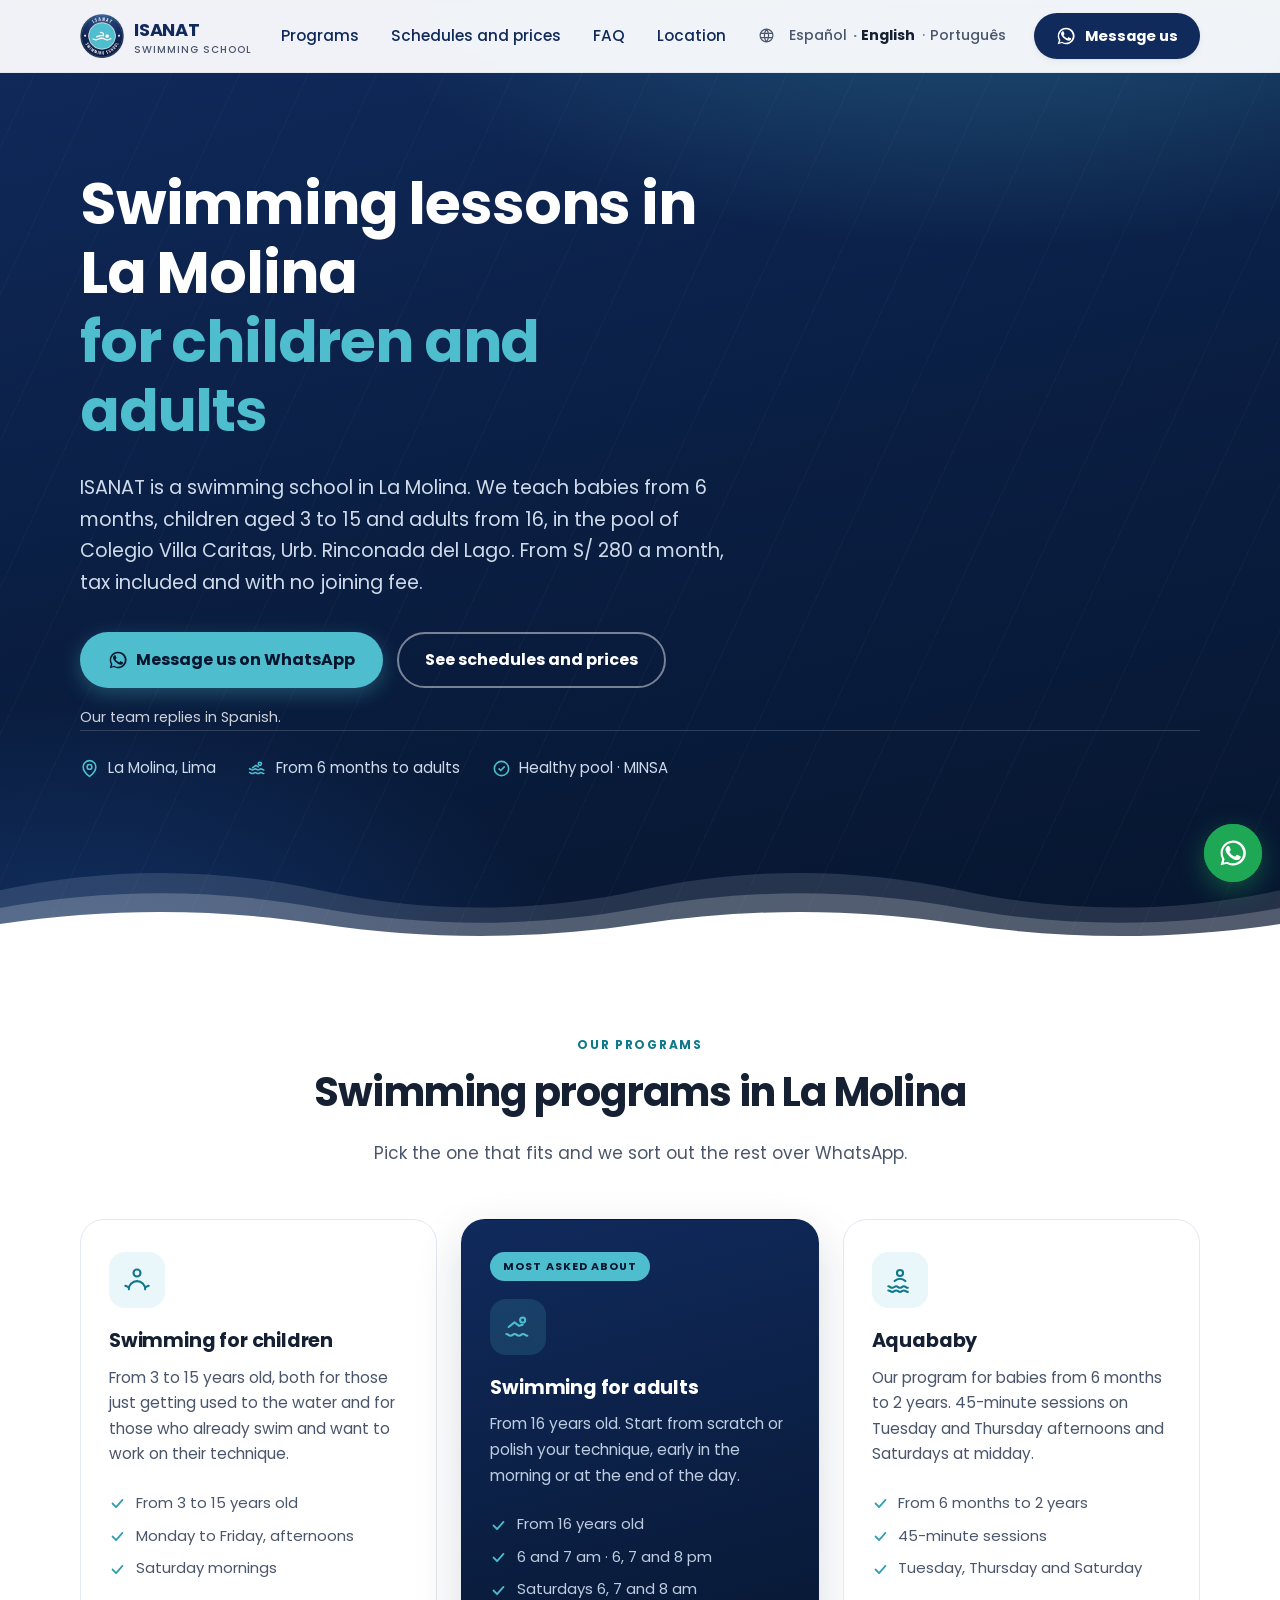
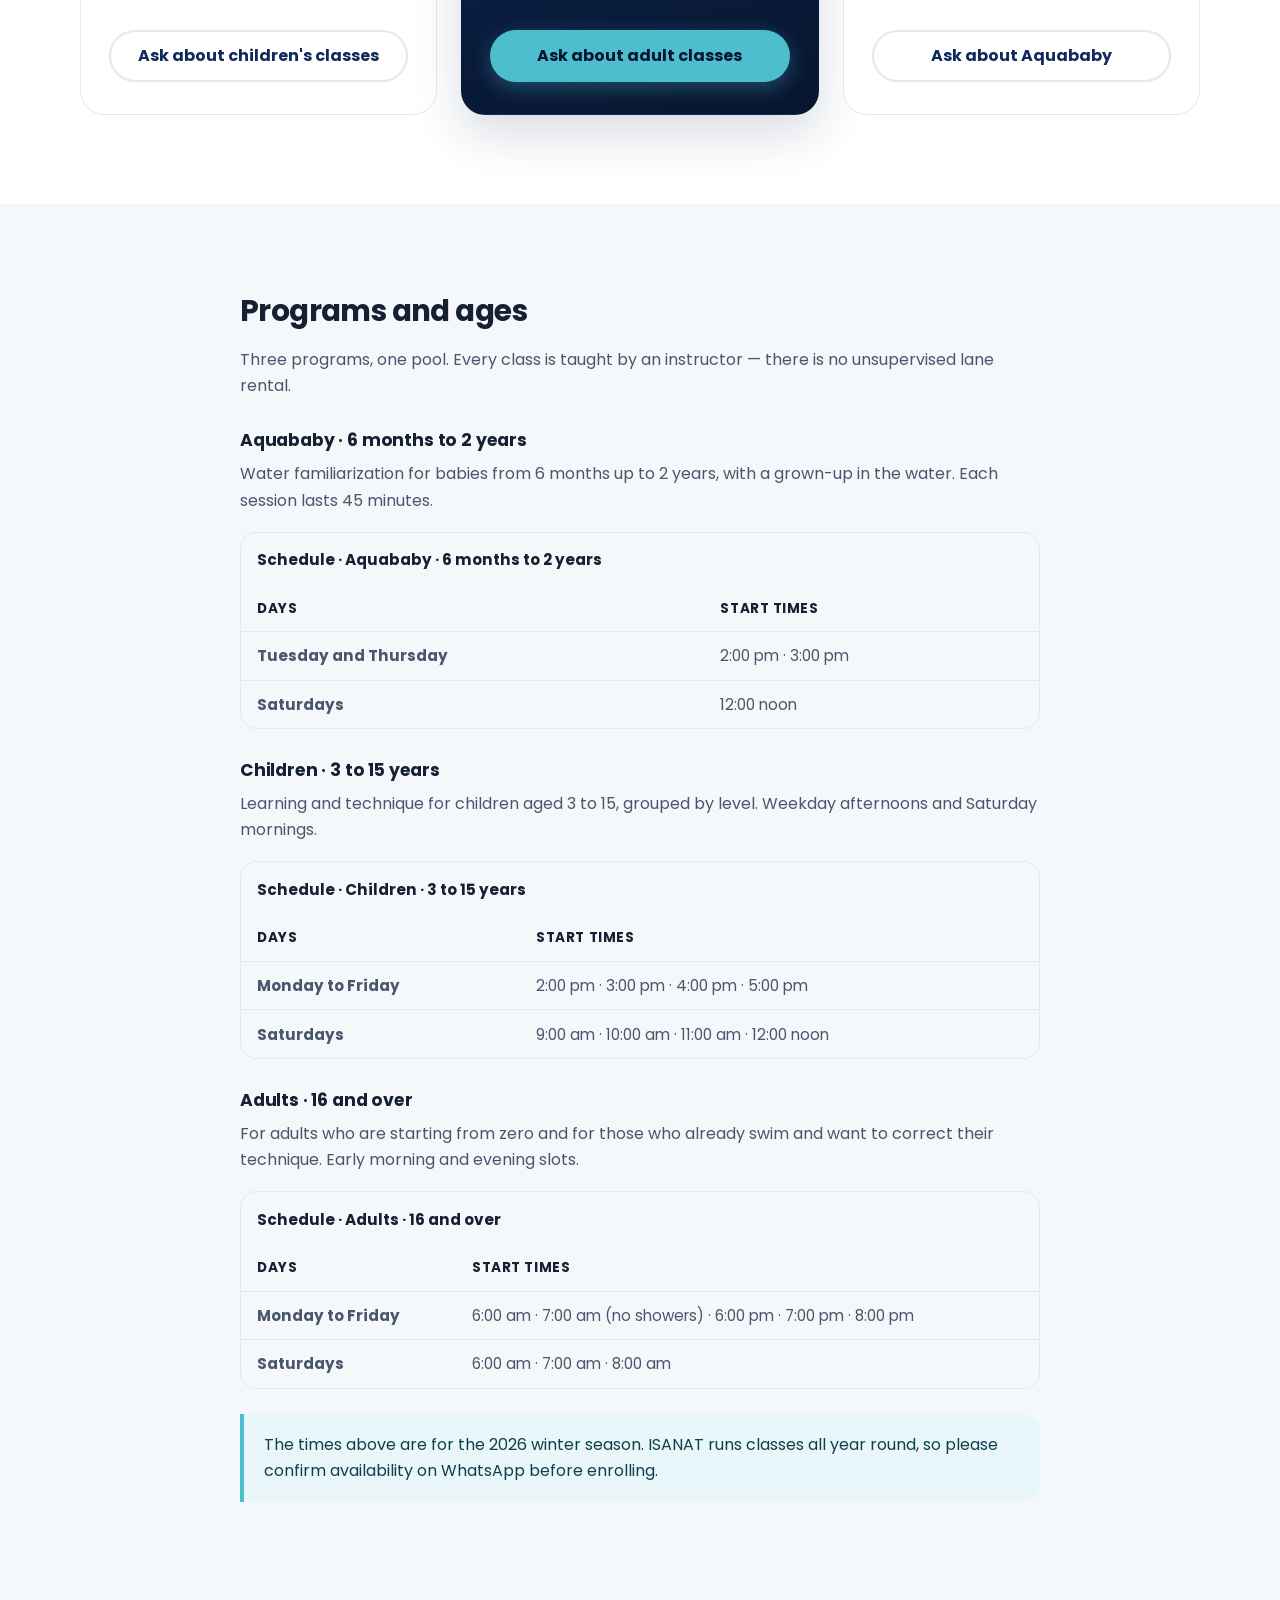
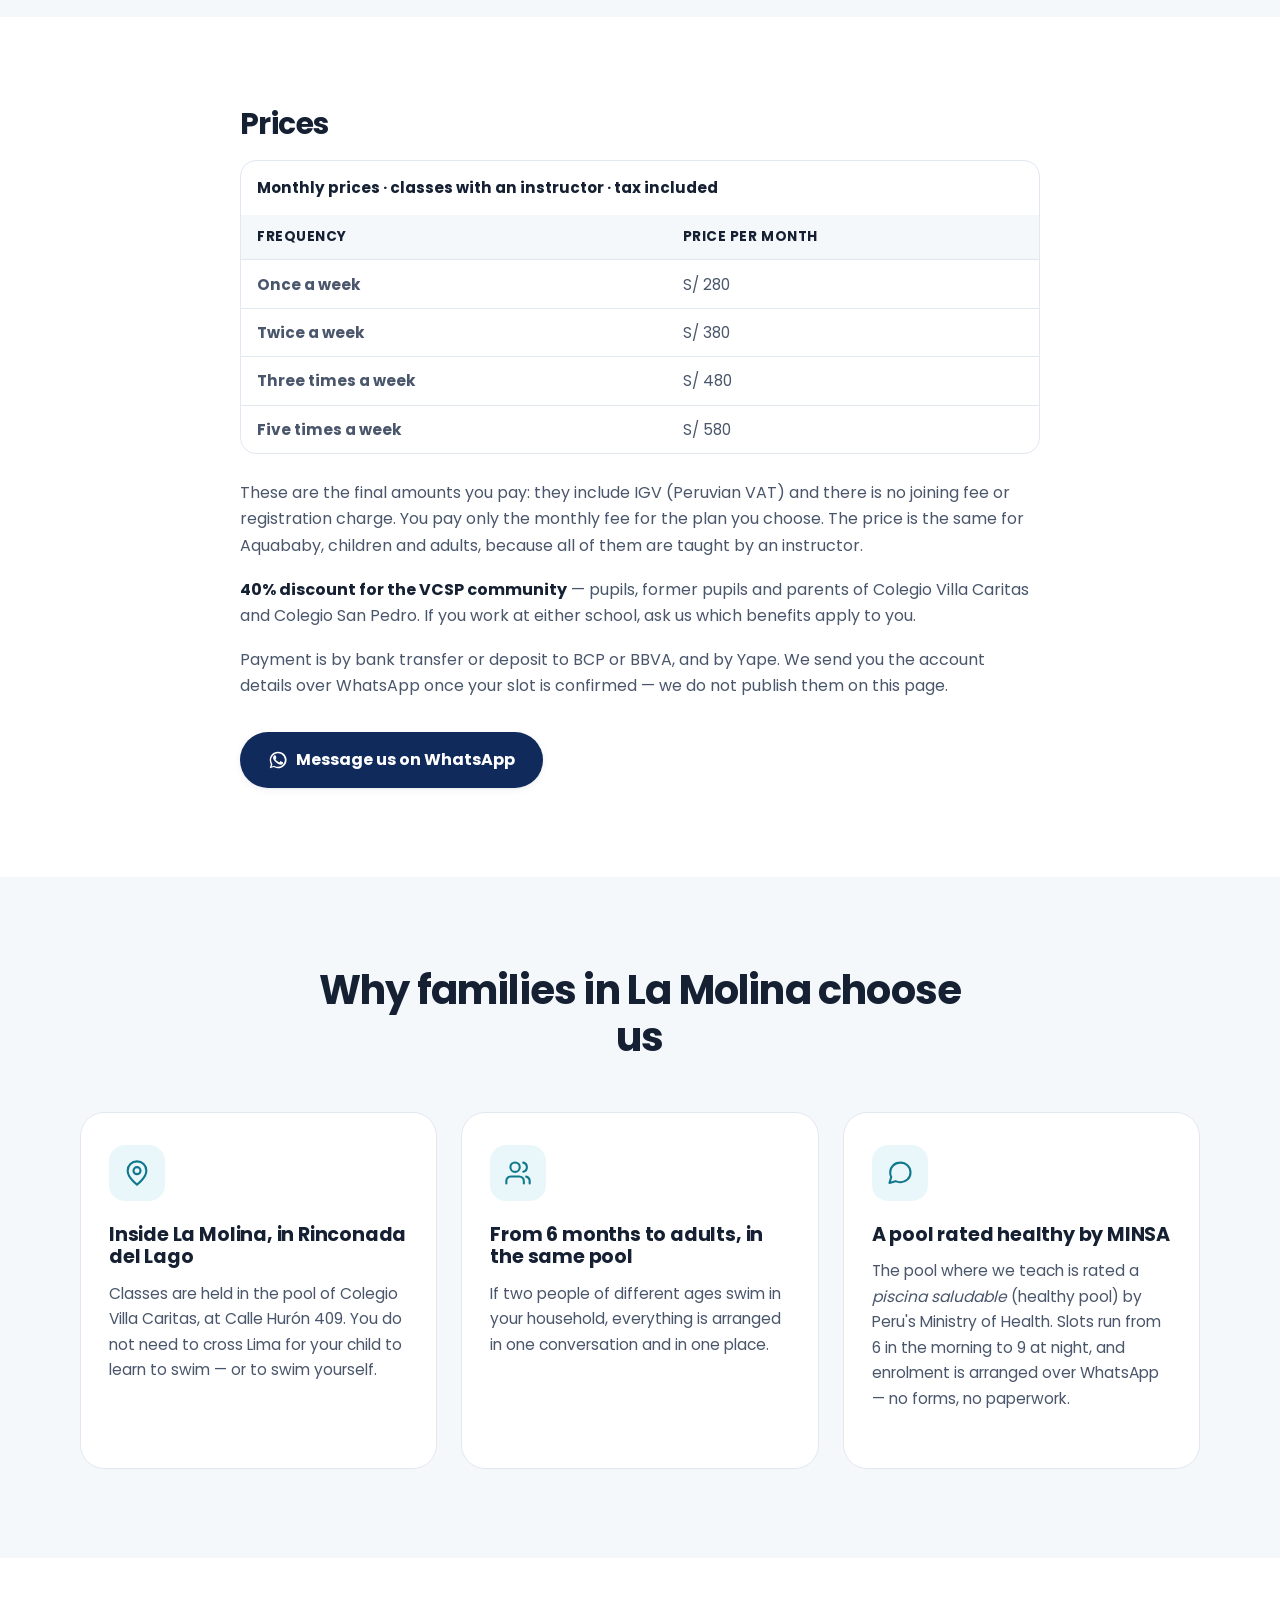
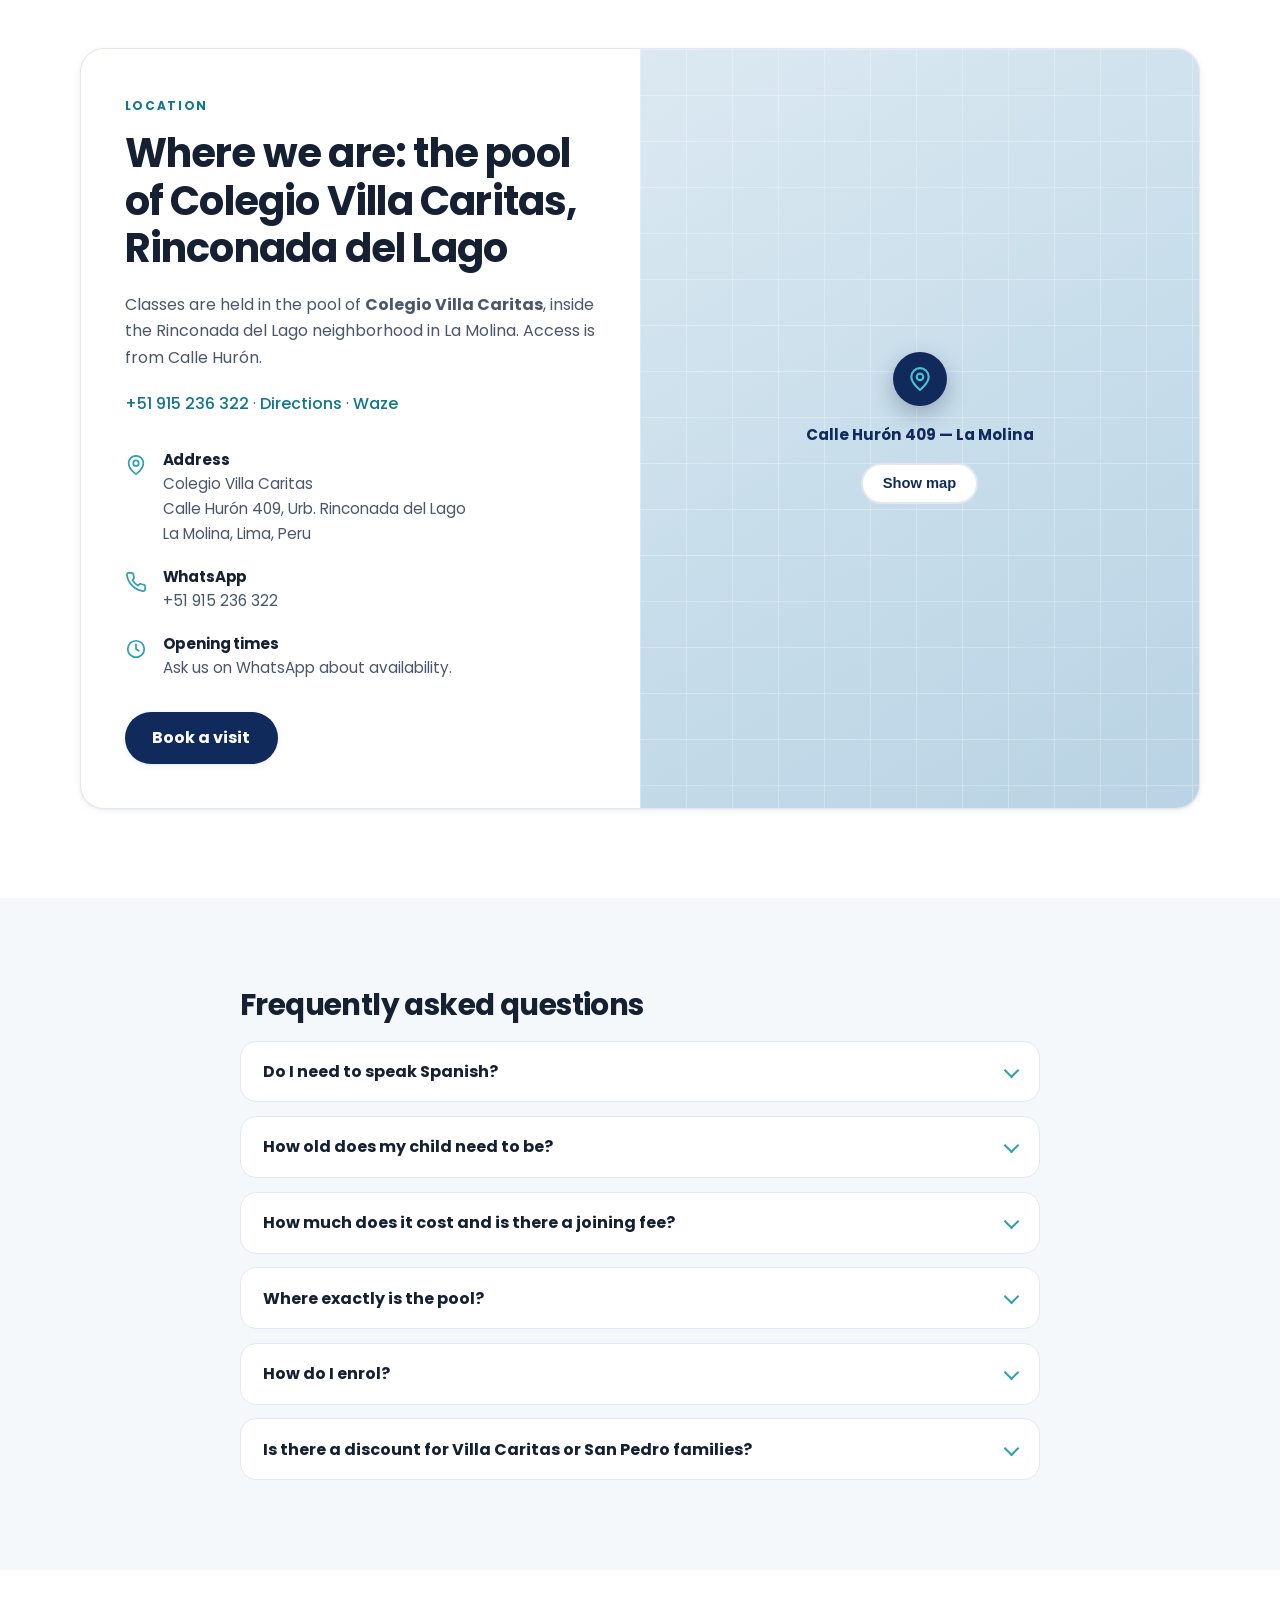
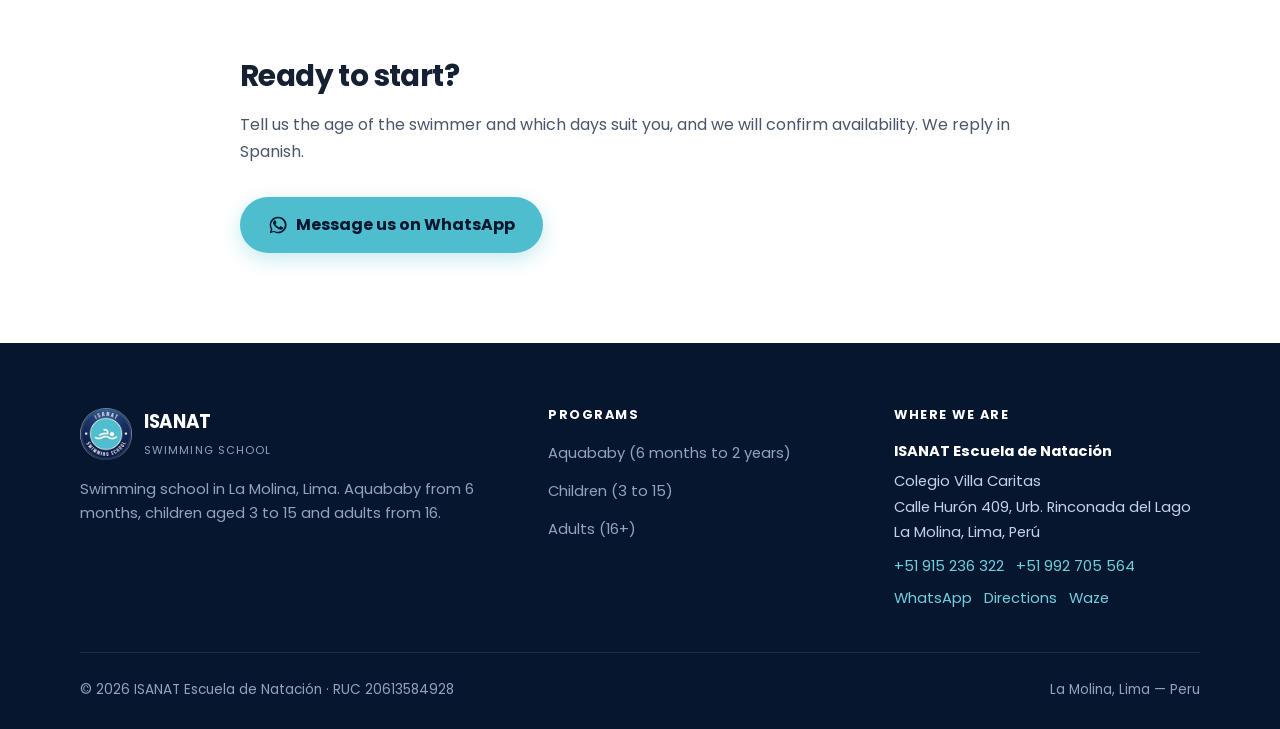
<file: en/index.html>
<!DOCTYPE html>
<html lang="en">
<head>
<meta charset="UTF-8">
<meta name="viewport" content="width=device-width, initial-scale=1">

<!-- ISANAT v1.5.1 · marcador de version: con Ctrl+U en el sitio publicado se ve
     que version esta realmente desplegada. Tiene que coincidir con el archivo
     VERSION del repo y con el nombre del zip de la entrega. -->
<meta name="version" content="1.5.1">

<title>Swimming Lessons in La Molina, Lima | ISANAT</title>
<meta name="description" content="Swimming school in La Molina, Lima. Babies from 6 months, children 3 to 15 and adults. From S/ 280 a month, tax included, no joining fee.">
<link rel="canonical" href="https://isanat.pe/en/">
<link rel="alternate" hreflang="es" href="https://isanat.pe/">
<link rel="alternate" hreflang="en" href="https://isanat.pe/en/">
<link rel="alternate" hreflang="pt" href="https://isanat.pe/pt/">
<link rel="alternate" hreflang="x-default" href="https://isanat.pe/">

<meta name="robots" content="index, follow, max-image-preview:large">
<meta name="author" content="ISANAT Escuela de Natación">
<meta name="theme-color" content="#102A5C">

<!-- GEO — ⚠️ coordenadas APROXIMADAS de la zona Rinconada del Lago.
     Reemplazar por las reales al verificar el perfil de Google Business:
     abrir la ficha en Google Maps y copiar los valores tras !3d y !4d.
     Aparecen en tres lugares: geo.position, ICBM y el "geo" del schema. -->
<meta name="geo.region" content="PE-LIM">
<meta name="geo.placename" content="La Molina, Lima, Perú">
<meta name="geo.position" content="-12.0745;-76.9235">
<meta name="ICBM" content="-12.0745, -76.9235">

<meta property="og:type" content="website">
<meta property="og:site_name" content="ISANAT">
<meta property="og:locale" content="en_US">
<meta property="og:title" content="Swimming Lessons in La Molina, Lima | ISANAT">
<meta property="og:description" content="Swimming school in La Molina, Lima. Babies from 6 months, children 3 to 15 and adults. From S/ 280 a month, tax included, no joining fee.">
<meta property="og:url" content="https://isanat.pe/en/">
<meta property="og:image" content="https://isanat.pe/img/og-image.jpg">
<meta property="og:image:width" content="1200">
<meta property="og:image:height" content="630">
<meta property="og:image:alt" content="ISANAT Swimming School — La Molina, Lima">
<meta name="twitter:card" content="summary_large_image">
<meta name="twitter:title" content="Swimming Lessons in La Molina, Lima | ISANAT">
<meta name="twitter:description" content="Swimming school in La Molina, Lima. Babies from 6 months, children 3 to 15 and adults. From S/ 280 a month, tax included, no joining fee.">
<meta name="twitter:image" content="https://isanat.pe/img/og-image.jpg">

<link rel="icon" href="/favicon.ico" sizes="any">
<link rel="icon" type="image/png" sizes="32x32" href="/img/favicon-32.png">
<link rel="apple-touch-icon" href="/img/apple-touch-icon.png">
<link rel="manifest" href="/site.webmanifest">

<link rel="preload" href="/fonts/poppins-700.woff2" as="font" type="font/woff2" crossorigin>
<link rel="preload" href="/fonts/poppins-400.woff2" as="font" type="font/woff2" crossorigin>
<link rel="stylesheet" href="/css/site.v4.css">

<!-- Speculation Rules: al pasar el raton o tocar un enlace interno, el navegador
     descarga la pagina destino por adelantado. La navegacion entre paginas pasa a
     ser casi instantanea y mejora el INP medido en campo.
     Se usa PREFETCH y no PRERENDER a proposito: prerender ejecutaria el JS de la
     pagina destino, y con ello GA4 podria contar visitas a paginas que nadie llego
     a abrir. Con la linea base de analitica todavia sin construir, ensuciarla es
     mas caro que el milisegundo que se gana. Revisar cuando haya datos propios. -->
<script type="speculationrules">
{"prefetch":[{"where":{"href_matches":"/*"},"eagerness":"moderate"}]}
</script>
<script type="application/ld+json">
{
  "@context": "https://schema.org",
  "@graph": [
    {
      "@type": [
        "LocalBusiness",
        "SportsActivityLocation"
      ],
      "@id": "https://isanat.pe/#business",
      "name": "ISANAT Escuela de Natación",
      "alternateName": "ISANAT Swimming School",
      "description": "Academia de natación en La Molina, Lima. Clases con profesor para bebés desde 6 meses (Aquabebé), niños de 3 a 15 años y adultos desde 16, en la piscina del Colegio Villa Caritas, Urb. Rinconada del Lago.",
      "url": "https://isanat.pe/",
      "image": [
        "https://isanat.pe/img/og-image.jpg"
      ],
      "telephone": "+51915236322",
      "logo": "https://isanat.pe/img/logo.png",
      "address": {
        "@type": "PostalAddress",
        "streetAddress": "Calle Hurón 409, Urb. Rinconada del Lago (Colegio Villa Caritas)",
        "addressLocality": "La Molina",
        "addressRegion": "Lima",
        "addressCountry": "PE"
      },
      "geo": {
        "@type": "GeoCoordinates",
        "latitude": "-12.0745",
        "longitude": "-76.9235"
      },
      "hasMap": "https://www.google.com/maps/search/?api=1&amp;query=Colegio%20Villa%20Caritas%2C%20Calle%20Hur%C3%B3n%20409%2C%20Urb.%20Rinconada%20del%20Lago%2C%20La%20Molina%2C%20Lima%2C%20Per%C3%BA",
      "areaServed": [
        {
          "@type": "City",
          "name": "La Molina"
        },
        {
          "@type": "City",
          "name": "Lima"
        }
      ],
      "currenciesAccepted": "PEN",
      "priceRange": "S/ 280 - S/ 580",
      "paymentAccepted": "Efectivo, transferencia bancaria, Yape",
      "openingHoursSpecification": [
        {
          "@type": "OpeningHoursSpecification",
          "dayOfWeek": [
            "Monday",
            "Tuesday",
            "Wednesday",
            "Thursday",
            "Friday"
          ],
          "opens": "06:00",
          "closes": "08:00"
        },
        {
          "@type": "OpeningHoursSpecification",
          "dayOfWeek": [
            "Monday",
            "Tuesday",
            "Wednesday",
            "Thursday",
            "Friday"
          ],
          "opens": "14:00",
          "closes": "21:00"
        },
        {
          "@type": "OpeningHoursSpecification",
          "dayOfWeek": [
            "Saturday"
          ],
          "opens": "06:00",
          "closes": "13:00"
        }
      ],
      "potentialAction": {
        "@type": "CommunicateAction",
        "name": "Escribir por WhatsApp",
        "target": "https://wa.me/51915236322"
      }
    },
    {
      "@type": "WebPage",
      "@id": "https://isanat.pe/en/#webpage",
      "url": "https://isanat.pe/en/",
      "name": "Swimming Lessons in La Molina, Lima | ISANAT",
      "description": "Swimming school in La Molina, Lima. Babies from 6 months, children 3 to 15 and adults. From S/ 280 a month, tax included, no joining fee.",
      "inLanguage": "en",
      "isPartOf": {
        "@id": "https://isanat.pe/#website"
      },
      "about": {
        "@id": "https://isanat.pe/#business"
      },
      "primaryImageOfPage": "https://isanat.pe/img/og-image.jpg"
    },
    {
      "@type": "Service",
      "@id": "https://isanat.pe/en/#service",
      "name": "Swimming lessons in La Molina",
      "serviceType": "Swimming lessons",
      "provider": {
        "@id": "https://isanat.pe/#business"
      },
      "url": "https://isanat.pe/en/",
      "areaServed": [
        {
          "@type": "City",
          "name": "La Molina"
        },
        {
          "@type": "City",
          "name": "Lima"
        }
      ],
      "offers": {
        "@type": "Offer",
        "priceCurrency": "PEN",
        "price": "280",
        "priceSpecification": {
          "@type": "UnitPriceSpecification",
          "minPrice": 280,
          "maxPrice": 580,
          "priceCurrency": "PEN",
          "referenceQuantity": {
            "@type": "QuantitativeValue",
            "value": 1,
            "unitCode": "MON"
          }
        },
        "availability": "https://schema.org/InStock",
        "valueAddedTaxIncluded": true,
        "url": "https://isanat.pe/en/"
      },
      "availableChannel": {
        "@type": "ServiceChannel",
        "serviceUrl": "https://wa.me/51915236322",
        "servicePhone": {
          "@type": "ContactPoint",
          "telephone": "+51915236322",
          "contactType": "customer service",
          "areaServed": "PE",
          "availableLanguage": "Spanish"
        }
      }
    },
    {
      "@type": "FAQPage",
      "mainEntity": [
        {
          "@type": "Question",
          "name": "Do I need to speak Spanish?",
          "acceptedAnswer": {
            "@type": "Answer",
            "text": "You are welcome to write to us in English. Our team replies in Spanish, and most families handle it with a translation app without any trouble."
          }
        },
        {
          "@type": "Question",
          "name": "How old does my child need to be?",
          "acceptedAnswer": {
            "@type": "Answer",
            "text": "Aquababy takes babies from 6 months to 2 years, always with a grown-up in the water. From 3 to 15 years old children join the children's program, and from 16 the adult one."
          }
        },
        {
          "@type": "Question",
          "name": "How much does it cost and is there a joining fee?",
          "acceptedAnswer": {
            "@type": "Answer",
            "text": "From S/ 280 a month for one session a week up to S/ 580 for five, tax included. There is no joining fee and no registration charge: you pay only the monthly fee."
          }
        },
        {
          "@type": "Question",
          "name": "Where exactly is the pool?",
          "acceptedAnswer": {
            "@type": "Answer",
            "text": "In Colegio Villa Caritas, Calle Hurón 409, Urb. Rinconada del Lago, La Molina, Lima."
          }
        },
        {
          "@type": "Question",
          "name": "How do I enrol?",
          "acceptedAnswer": {
            "@type": "Answer",
            "text": "Choose a time slot and how often you want to come, message us on WhatsApp at +51 915 236 322 and we confirm availability. We then send you the payment details."
          }
        },
        {
          "@type": "Question",
          "name": "Is there a discount for Villa Caritas or San Pedro families?",
          "acceptedAnswer": {
            "@type": "Answer",
            "text": "Yes. The VCSP community — pupils, former pupils and parents of Colegio Villa Caritas and Colegio San Pedro — gets 40% off the regular prices."
          }
        }
      ]
    }
  ]
}
</script>

<script async src="https://www.googletagmanager.com/gtag/js?id=G-2J8YN9N4J3"></script>
<script>
  window.dataLayer = window.dataLayer || [];
  function gtag(){dataLayer.push(arguments);}
  gtag('js', new Date());
  gtag('config', 'G-2J8YN9N4J3');
</script>

<!-- Meta Pixel — con guarda: sin ID no dispara nada y no rompe nada. -->
<script>
  var PIXEL_ID = ''; /* TODO: pegar aquí el ID de 15-16 dígitos cuando exista */
  if (PIXEL_ID) {
    !function(f,b,e,v,n,t,s){if(f.fbq)return;n=f.fbq=function(){n.callMethod?
    n.callMethod.apply(n,arguments):n.queue.push(arguments)};if(!f._fbq)f._fbq=n;
    n.push=n;n.loaded=!0;n.version='2.0';n.queue=[];t=b.createElement(e);t.async=!0;
    t.src=v;s=b.getElementsByTagName(e)[0];s.parentNode.insertBefore(t,s)}
    (window,document,'script','https://connect.facebook.net/en_US/fbevents.js');
    fbq('init', PIXEL_ID); fbq('track','PageView');
  }
</script>
</head>
<body data-pagina="home">
<a class="skip" href="#main">Skip to content</a>

<header class="hdr">
  <div class="wrap hdr__in">
    <a class="brand" href="/" aria-label="ISANAT — home">
      <img src="/img/logo.webp" width="44" height="44" alt="ISANAT Swimming School logo" fetchpriority="high">
      <span>ISANAT<small>Swimming School</small></span>
    </a>

    <nav class="nav" id="nav" aria-label="Main navigation">
      <a href="#programs">Programs</a>
      <a href="#prices">Schedules and prices</a>
      <a href="#faq">FAQ</a>
      <a href="#location">Location</a>
      <div class="lang" role="group" aria-label="Change language">
        <svg class="lang__ico" viewBox="0 0 24 24" fill="none" stroke="currentColor" stroke-width="1.7" aria-hidden="true"><circle cx="12" cy="12" r="9"/><path d="M3.2 9h17.6M3.2 15h17.6M12 3a15 15 0 0 1 0 18M12 3a15 15 0 0 0 0 18"/></svg>
        <a href="/" hreflang="es" lang="es">Español</a>
        <span class="lang__now" lang="en" aria-current="true">English</span>
        <a href="/pt/" hreflang="pt" lang="pt">Português</a>
      </div>
      <a class="btn btn--primary btn--sm" href="https://wa.me/51915236322?text=Hello%2C%20I%20am%20writing%20from%20the%20ISANAT%20website%20and%20I%20would%20like%20more%20information%20about%20swimming%20lessons."
   target="_blank" rel="noopener" data-event="whatsapp_click" data-origen="menu_movil_en">Message us</a>
    </nav>

    <div class="hdr__cta">
      <a class="btn btn--navy btn--sm" href="https://wa.me/51915236322?text=Hello%2C%20I%20am%20writing%20from%20the%20ISANAT%20website%20and%20I%20would%20like%20more%20information%20about%20swimming%20lessons."
   target="_blank" rel="noopener" data-event="whatsapp_click" data-origen="header_en"><svg viewBox="0 0 24 24" fill="currentColor" aria-hidden="true"><path d="M17.5 14.4c-.3-.1-1.7-.9-2-1s-.5-.1-.7.1-.7 1-.9 1.2-.3.2-.6.1a8.1 8.1 0 0 1-2.4-1.5 9 9 0 0 1-1.7-2c-.1-.3 0-.5.1-.6l.5-.5.3-.5c.1-.2 0-.4 0-.5L9.2 6.9c-.2-.6-.5-.5-.7-.5h-.6a1.1 1.1 0 0 0-.8.4A3.3 3.3 0 0 0 6 9.3a5.8 5.8 0 0 0 1.2 3.1 13.2 13.2 0 0 0 5.1 4.5 8.3 8.3 0 0 0 3.6.7 3 3 0 0 0 2-1.4 2.5 2.5 0 0 0 .2-1.4c-.1-.1-.3-.2-.6-.4Z"/><path d="M12 2a10 10 0 0 0-8.6 15l-1.3 4.8 4.9-1.3A10 10 0 1 0 12 2Zm0 18.2a8.2 8.2 0 0 1-4.2-1.1l-.3-.2-3 .8.8-2.9-.2-.3A8.2 8.2 0 1 1 12 20.2Z"/></svg>Message us</a>
      <button class="burger" id="burger" aria-label="Open menu" aria-expanded="false" aria-controls="nav">
        <svg viewBox="0 0 24 24" fill="none" stroke="currentColor" stroke-width="2" stroke-linecap="round" aria-hidden="true"><path d="M4 7h16M4 12h16M4 17h16"/></svg>
      </button>
    </div>
  </div>
</header>

<main id="main">
  <section class="hero" id="inicio">
    <div class="wrap">
      <h1>Swimming lessons in La Molina <em>for children and adults</em></h1>
      <p>ISANAT is a swimming school in La Molina. We teach babies from 6 months, children aged 3 to 15 and adults from 16, in the pool of Colegio Villa Caritas, Urb. Rinconada del Lago. From S/ 280 a month, tax included and with no joining fee.</p>

      <div class="hero__actions">
        <a class="btn btn--primary" href="https://wa.me/51915236322?text=Hello%2C%20I%20am%20writing%20from%20the%20ISANAT%20website%20and%20I%20would%20like%20more%20information%20about%20swimming%20lessons."
   target="_blank" rel="noopener" data-event="whatsapp_click" data-origen="hero_en"><svg viewBox="0 0 24 24" fill="currentColor" aria-hidden="true"><path d="M17.5 14.4c-.3-.1-1.7-.9-2-1s-.5-.1-.7.1-.7 1-.9 1.2-.3.2-.6.1a8.1 8.1 0 0 1-2.4-1.5 9 9 0 0 1-1.7-2c-.1-.3 0-.5.1-.6l.5-.5.3-.5c.1-.2 0-.4 0-.5L9.2 6.9c-.2-.6-.5-.5-.7-.5h-.6a1.1 1.1 0 0 0-.8.4A3.3 3.3 0 0 0 6 9.3a5.8 5.8 0 0 0 1.2 3.1 13.2 13.2 0 0 0 5.1 4.5 8.3 8.3 0 0 0 3.6.7 3 3 0 0 0 2-1.4 2.5 2.5 0 0 0 .2-1.4c-.1-.1-.3-.2-.6-.4Z"/><path d="M12 2a10 10 0 0 0-8.6 15l-1.3 4.8 4.9-1.3A10 10 0 1 0 12 2Zm0 18.2a8.2 8.2 0 0 1-4.2-1.1l-.3-.2-3 .8.8-2.9-.2-.3A8.2 8.2 0 1 1 12 20.2Z"/></svg>Message us on WhatsApp</a>
        <a class="btn btn--ghost" href="#prices" data-event="ver_horarios_click" data-origen="hero_en">See schedules and prices</a>
      </div>
      <p class="nota-idioma nota-idioma--hero" lang="en">Our team replies in Spanish.</p>

      <ul class="hero__facts">
        <li>
          <svg viewBox="0 0 24 24" fill="none" stroke="currentColor" stroke-width="2" stroke-linecap="round" stroke-linejoin="round" aria-hidden="true"><path d="M20 10c0 6-8 12-8 12s-8-6-8-12a8 8 0 0 1 16 0Z"/><circle cx="12" cy="10" r="3"/></svg>
          La Molina, Lima
        </li>
        <li>
          <svg viewBox="0 0 24 24" fill="none" stroke="currentColor" stroke-width="2" stroke-linecap="round" stroke-linejoin="round" aria-hidden="true"><path d="M2 17c1.8 0 1.8 1.4 3.6 1.4S7.4 17 9.2 17s1.8 1.4 3.6 1.4S14.6 17 16.4 17s1.8 1.4 3.6 1.4"/><path d="M2 12.5c1.8 0 1.8 1.4 3.6 1.4s1.8-1.4 3.6-1.4 1.8 1.4 3.6 1.4 1.8-1.4 3.6-1.4 1.8 1.4 3.6 1.4"/><circle cx="15" cy="6" r="2"/><path d="m6 11 4-3 3 2"/></svg>
          From 6 months to adults
        </li>
        <li>
          <svg viewBox="0 0 24 24" fill="none" stroke="currentColor" stroke-width="2" stroke-linecap="round" stroke-linejoin="round" aria-hidden="true"><path d="M9 12.5 11 14.5 15.5 10"/><circle cx="12" cy="12" r="9"/></svg>
          Healthy pool · MINSA
        </li>
      </ul>
    </div>
    <svg class="waves" viewBox="0 0 1440 110" preserveAspectRatio="none" aria-hidden="true" focusable="false"> <path fill="#ffffff" fill-opacity=".12" d="M0 52c120-26 240-26 360 0s240 26 360 0 240-26 360 0 240 26 360 0v58H0Z"/> <path fill="#ffffff" fill-opacity=".2" d="M0 72c120-22 240-22 360 0s240 22 360 0 240-22 360 0 240 22 360 0v38H0Z"/> <path fill="#ffffff" d="M0 90c120-18 240-18 360 0s240 18 360 0 240-18 360 0 240 18 360 0v20H0Z"/> </svg>
  </section>

  <section class="section" id="programs">
    <div class="wrap">
      <div class="head-center">
        <span class="eyebrow">Our programs</span>
        <h2>Swimming programs in La Molina</h2>
        <p class="lead">Pick the one that fits and we sort out the rest over WhatsApp.</p>
      </div>

      <div class="cards">
        <article class="card">
          <div class="card__icon"><svg viewBox="0 0 24 24" fill="none" stroke="currentColor" stroke-width="1.8" stroke-linecap="round" stroke-linejoin="round" aria-hidden="true"><circle cx="12" cy="6" r="3"/><path d="M5 20c0-3.9 3.1-7 7-7s7 3.1 7 7"/><path d="M2 17c1.5 0 1.5 1.2 3 1.2"/><path d="M19 18.2c1.5 0 1.5-1.2 3-1.2"/></svg></div>
          <h3 id="kids">Swimming for children</h3>
          <p>From 3 to 15 years old, both for those just getting used to the water and for those who already swim and want to work on their technique.</p>
          <ul class="card__list">
            <li><svg viewBox="0 0 24 24" fill="none" stroke="currentColor" stroke-width="2.5" stroke-linecap="round" stroke-linejoin="round" aria-hidden="true"><path d="m5 12 5 5L19 7"/></svg>From 3 to 15 years old</li>
            <li><svg viewBox="0 0 24 24" fill="none" stroke="currentColor" stroke-width="2.5" stroke-linecap="round" stroke-linejoin="round" aria-hidden="true"><path d="m5 12 5 5L19 7"/></svg>Monday to Friday, afternoons</li>
            <li><svg viewBox="0 0 24 24" fill="none" stroke="currentColor" stroke-width="2.5" stroke-linecap="round" stroke-linejoin="round" aria-hidden="true"><path d="m5 12 5 5L19 7"/></svg>Saturday mornings</li>
          </ul>
          <a class="btn btn--outline btn--block" href="https://wa.me/51915236322?text=Hello%2C%20I%20would%20like%20information%20about%20swimming%20classes%20for%20children%20at%20ISANAT."
   target="_blank" rel="noopener" data-event="whatsapp_click" data-origen="tarjeta_ninos_en">Ask about children's classes</a>
        </article>
        <article class="card card--feature">
          <span class="tag">Most asked about</span>
          <div class="card__icon"><svg viewBox="0 0 24 24" fill="none" stroke="currentColor" stroke-width="1.8" stroke-linecap="round" stroke-linejoin="round" aria-hidden="true"><circle cx="16" cy="6" r="2.2"/><path d="m4 12 5-4 4 3 3-1"/><path d="M2 18c1.8 0 1.8 1.5 3.6 1.5S7.4 18 9.2 18s1.8 1.5 3.6 1.5S14.6 18 16.4 18s1.8 1.5 3.6 1.5"/></svg></div>
          <h3 id="adults">Swimming for adults</h3>
          <p>From 16 years old. Start from scratch or polish your technique, early in the morning or at the end of the day.</p>
          <ul class="card__list">
            <li><svg viewBox="0 0 24 24" fill="none" stroke="currentColor" stroke-width="2.5" stroke-linecap="round" stroke-linejoin="round" aria-hidden="true"><path d="m5 12 5 5L19 7"/></svg>From 16 years old</li>
            <li><svg viewBox="0 0 24 24" fill="none" stroke="currentColor" stroke-width="2.5" stroke-linecap="round" stroke-linejoin="round" aria-hidden="true"><path d="m5 12 5 5L19 7"/></svg>6 and 7 am · 6, 7 and 8 pm</li>
            <li><svg viewBox="0 0 24 24" fill="none" stroke="currentColor" stroke-width="2.5" stroke-linecap="round" stroke-linejoin="round" aria-hidden="true"><path d="m5 12 5 5L19 7"/></svg>Saturdays 6, 7 and 8 am</li>
          </ul>
          <a class="btn btn--primary btn--block" href="https://wa.me/51915236322?text=Hello%2C%20I%20would%20like%20information%20about%20adult%20swimming%20classes%20at%20ISANAT."
   target="_blank" rel="noopener" data-event="whatsapp_click" data-origen="tarjeta_adultos_en">Ask about adult classes</a>
        </article>
        <article class="card">
          <div class="card__icon"><svg viewBox="0 0 24 24" fill="none" stroke="currentColor" stroke-width="1.8" stroke-linecap="round" stroke-linejoin="round" aria-hidden="true"><circle cx="12" cy="6" r="2.6"/><path d="M7.4 12.9c1.3-1.3 2.8-2 4.6-2s3.3.7 4.6 2"/><path d="M2 17.4c1.7 0 1.7 1.3 3.4 1.3s1.7-1.3 3.3-1.3 1.7 1.3 3.3 1.3 1.7-1.3 3.3-1.3 1.7 1.3 3.4 1.3"/><path d="M2 21c1.7 0 1.7 1.2 3.4 1.2S7.1 21 8.7 21s1.7 1.2 3.3 1.2S13.7 21 15.3 21s1.7 1.2 3.4 1.2"/></svg></div>
          <h3 id="aquababy">Aquababy</h3>
          <p>Our program for babies from 6 months to 2 years. 45-minute sessions on Tuesday and Thursday afternoons and Saturdays at midday.</p>
          <ul class="card__list">
            <li><svg viewBox="0 0 24 24" fill="none" stroke="currentColor" stroke-width="2.5" stroke-linecap="round" stroke-linejoin="round" aria-hidden="true"><path d="m5 12 5 5L19 7"/></svg>From 6 months to 2 years</li>
            <li><svg viewBox="0 0 24 24" fill="none" stroke="currentColor" stroke-width="2.5" stroke-linecap="round" stroke-linejoin="round" aria-hidden="true"><path d="m5 12 5 5L19 7"/></svg>45-minute sessions</li>
            <li><svg viewBox="0 0 24 24" fill="none" stroke="currentColor" stroke-width="2.5" stroke-linecap="round" stroke-linejoin="round" aria-hidden="true"><path d="m5 12 5 5L19 7"/></svg>Tuesday, Thursday and Saturday</li>
          </ul>
          <a class="btn btn--outline btn--block" href="https://wa.me/51915236322?text=Hello%2C%20I%20would%20like%20information%20about%20the%20Aquababy%20program%20at%20ISANAT."
   target="_blank" rel="noopener" data-event="whatsapp_click" data-origen="tarjeta_bebes_en">Ask about Aquababy</a>
        </article>
      </div>
    </div>
  </section>

  <section class="section section--soft">
    <div class="wrap wrap--narrow">
      <div class="prose">
      <h2>Programs and ages</h2>
      <p>Three programs, one pool. Every class is taught by an instructor — there is no unsupervised lane rental.</p>

      <h3 id="aquababy">Aquababy · 6 months to 2 years</h3>
      <p>Water familiarization for babies from 6 months up to 2 years, with a grown-up in the water. Each session lasts 45 minutes.</p>
      <div class="table-wrap">
        <table>
          <caption>Schedule · Aquababy · 6 months to 2 years</caption>
          <thead><tr><th scope="col">Days</th><th scope="col">Start times</th></tr></thead>
          <tbody>
          <tr><th scope="row">Tuesday and Thursday</th><td>2:00 pm · 3:00 pm</td></tr>
          <tr><th scope="row">Saturdays</th><td>12:00 noon</td></tr>
          </tbody>
        </table>
      </div>

      <h3 id="kids">Children · 3 to 15 years</h3>
      <p>Learning and technique for children aged 3 to 15, grouped by level. Weekday afternoons and Saturday mornings.</p>
      <div class="table-wrap">
        <table>
          <caption>Schedule · Children · 3 to 15 years</caption>
          <thead><tr><th scope="col">Days</th><th scope="col">Start times</th></tr></thead>
          <tbody>
          <tr><th scope="row">Monday to Friday</th><td>2:00 pm · 3:00 pm · 4:00 pm · 5:00 pm</td></tr>
          <tr><th scope="row">Saturdays</th><td>9:00 am · 10:00 am · 11:00 am · 12:00 noon</td></tr>
          </tbody>
        </table>
      </div>

      <h3 id="adults">Adults · 16 and over</h3>
      <p>For adults who are starting from zero and for those who already swim and want to correct their technique. Early morning and evening slots.</p>
      <div class="table-wrap">
        <table>
          <caption>Schedule · Adults · 16 and over</caption>
          <thead><tr><th scope="col">Days</th><th scope="col">Start times</th></tr></thead>
          <tbody>
          <tr><th scope="row">Monday to Friday</th><td>6:00 am · 7:00 am (no showers) · 6:00 pm · 7:00 pm · 8:00 pm</td></tr>
          <tr><th scope="row">Saturdays</th><td>6:00 am · 7:00 am · 8:00 am</td></tr>
          </tbody>
        </table>
      </div>
      </div>
      <div class="callout"><p>The times above are for the 2026 winter season. ISANAT runs classes all year round, so please confirm availability on WhatsApp before enrolling.</p></div>
    </div>
  </section>

  <section class="section" id="prices">
    <div class="wrap wrap--narrow">
      <div class="prose">
      <h2>Prices</h2>
      <div class="table-wrap">
        <table>
          <caption>Monthly prices · classes with an instructor · tax included</caption>
          <thead><tr><th scope="col">Frequency</th><th scope="col">Price per month</th></tr></thead>
          <tbody>
          <tr><th scope="row">Once a week</th><td>S/ 280</td></tr>
          <tr><th scope="row">Twice a week</th><td>S/ 380</td></tr>
          <tr><th scope="row">Three times a week</th><td>S/ 480</td></tr>
          <tr><th scope="row">Five times a week</th><td>S/ 580</td></tr>
          </tbody>
        </table>
      </div>
      <p>These are the final amounts you pay: they include IGV (Peruvian VAT) and there is no joining fee or registration charge. You pay only the monthly fee for the plan you choose. The price is the same for Aquababy, children and adults, because all of them are taught by an instructor.</p>
      <p><strong>40% discount for the VCSP community</strong> — pupils, former pupils and parents of Colegio Villa Caritas and Colegio San Pedro. If you work at either school, ask us which benefits apply to you.</p>
      <p>Payment is by bank transfer or deposit to BCP or BBVA, and by Yape. We send you the account details over WhatsApp once your slot is confirmed — we do not publish them on this page.</p>
      </div>
      <div class="bloque-cierre">
        <a class="btn btn--navy" href="https://wa.me/51915236322?text=Hello%2C%20I%20would%20like%20to%20know%20about%20prices%20and%20available%20times%20at%20ISANAT."
   target="_blank" rel="noopener" data-event="whatsapp_click" data-origen="seccion_precios_en"><svg viewBox="0 0 24 24" fill="currentColor" aria-hidden="true"><path d="M17.5 14.4c-.3-.1-1.7-.9-2-1s-.5-.1-.7.1-.7 1-.9 1.2-.3.2-.6.1a8.1 8.1 0 0 1-2.4-1.5 9 9 0 0 1-1.7-2c-.1-.3 0-.5.1-.6l.5-.5.3-.5c.1-.2 0-.4 0-.5L9.2 6.9c-.2-.6-.5-.5-.7-.5h-.6a1.1 1.1 0 0 0-.8.4A3.3 3.3 0 0 0 6 9.3a5.8 5.8 0 0 0 1.2 3.1 13.2 13.2 0 0 0 5.1 4.5 8.3 8.3 0 0 0 3.6.7 3 3 0 0 0 2-1.4 2.5 2.5 0 0 0 .2-1.4c-.1-.1-.3-.2-.6-.4Z"/><path d="M12 2a10 10 0 0 0-8.6 15l-1.3 4.8 4.9-1.3A10 10 0 1 0 12 2Zm0 18.2a8.2 8.2 0 0 1-4.2-1.1l-.3-.2-3 .8.8-2.9-.2-.3A8.2 8.2 0 1 1 12 20.2Z"/></svg>Message us on WhatsApp</a>
      </div>
    </div>
  </section>

  <section class="section section--soft">
    <div class="wrap">
      <div class="head-center">
        <h2>Why families in La Molina choose us</h2>
      </div>
      <div class="cards">
        <article class="card">
          <div class="card__icon"><svg viewBox="0 0 24 24" fill="none" stroke="currentColor" stroke-width="1.8" stroke-linecap="round" stroke-linejoin="round" aria-hidden="true"><path d="M20 10c0 6-8 12-8 12s-8-6-8-12a8 8 0 0 1 16 0Z"/><circle cx="12" cy="10" r="3"/></svg></div>
          <h3>Inside La Molina, in Rinconada del Lago</h3>
          <p>Classes are held in the pool of Colegio Villa Caritas, at Calle Hurón 409. You do not need to cross Lima for your child to learn to swim — or to swim yourself.</p>
        </article>

        <article class="card">
          <div class="card__icon"><svg viewBox="0 0 24 24" fill="none" stroke="currentColor" stroke-width="1.8" stroke-linecap="round" stroke-linejoin="round" aria-hidden="true"><path d="M17 21v-2a4 4 0 0 0-4-4H6a4 4 0 0 0-4 4v2"/><circle cx="9.5" cy="7" r="4"/><path d="M22 21v-2a4 4 0 0 0-3-3.9"/><path d="M16.5 3.1a4 4 0 0 1 0 7.8"/></svg></div>
          <h3>From 6 months to adults, in the same pool</h3>
          <p>If two people of different ages swim in your household, everything is arranged in one conversation and in one place.</p>
        </article>

        <article class="card">
          <div class="card__icon"><svg viewBox="0 0 24 24" fill="none" stroke="currentColor" stroke-width="1.8" stroke-linecap="round" stroke-linejoin="round" aria-hidden="true"><path d="M21 11.5a8.4 8.4 0 0 1-9 8.4 8.5 8.5 0 0 1-3.8-.9L3 20.5l1.5-5.1A8.4 8.4 0 0 1 3.6 11.5a8.4 8.4 0 0 1 8.4-8.4 8.4 8.4 0 0 1 9 8.4Z"/></svg></div>
          <h3>A pool rated healthy by MINSA</h3>
          <p>The pool where we teach is rated a <em>piscina saludable</em> (healthy pool) by Peru's Ministry of Health. Slots run from 6 in the morning to 9 at night, and enrolment is arranged over WhatsApp — no forms, no paperwork.</p>
        </article>
      </div>
    </div>
  </section>

  <section class="section" id="location">
    <div class="wrap">
      <div class="place">
        <div class="place__info">
          <span class="eyebrow">Location</span>
          <h2>Where we are: the pool of Colegio Villa Caritas, Rinconada del Lago</h2>
          <p>Classes are held in the pool of <strong>Colegio Villa Caritas</strong>, inside the Rinconada del Lago neighborhood in La Molina. Access is from Calle Hurón.</p>
          <p class="nap-body">
            <a href="tel:+51915236322" data-event="tel_click" data-origen="ubicacion_en">+51 915 236 322</a> ·
            <a href="https://www.google.com/maps/search/?api=1&amp;query=Colegio%20Villa%20Caritas%2C%20Calle%20Hur%C3%B3n%20409%2C%20Urb.%20Rinconada%20del%20Lago%2C%20La%20Molina%2C%20Lima%2C%20Per%C3%BA" target="_blank" rel="noopener" data-event="como_llegar_click" data-origen="ubicacion_en">Directions</a> ·
            <a href="https://waze.com/ul?q=Colegio%20Villa%20Caritas%2C%20Calle%20Hur%C3%B3n%20409%2C%20Urb.%20Rinconada%20del%20Lago%2C%20La%20Molina%2C%20Lima%2C%20Per%C3%BA&amp;navigate=yes" target="_blank" rel="noopener" data-event="waze_click" data-origen="ubicacion_en">Waze</a>
          </p>

          <ul class="data">
            <li>
              <svg viewBox="0 0 24 24" fill="none" stroke="currentColor" stroke-width="1.9" stroke-linecap="round" stroke-linejoin="round" aria-hidden="true"><path d="M20 10c0 6-8 12-8 12s-8-6-8-12a8 8 0 0 1 16 0Z"/><circle cx="12" cy="10" r="3"/></svg>
              <div>
                <h3>Address</h3>
                <p>Colegio Villa Caritas<br>Calle Hurón 409, Urb. Rinconada del Lago<br>La Molina, Lima, Peru</p>
              </div>
            </li>
            <li>
              <svg viewBox="0 0 24 24" fill="none" stroke="currentColor" stroke-width="1.9" stroke-linecap="round" stroke-linejoin="round" aria-hidden="true"><path d="M22 16.9v3a2 2 0 0 1-2.2 2 19.8 19.8 0 0 1-8.6-3.1 19.5 19.5 0 0 1-6-6A19.8 19.8 0 0 1 2.1 4.2 2 2 0 0 1 4.1 2h3a2 2 0 0 1 2 1.7c.1 1 .4 1.9.7 2.8a2 2 0 0 1-.5 2.1L8.1 9.9a16 16 0 0 0 6 6l1.3-1.3a2 2 0 0 1 2.1-.4c.9.3 1.8.6 2.8.7a2 2 0 0 1 1.7 2Z"/></svg>
              <div>
                <h3>WhatsApp</h3>
                <p>+51 915 236 322</p>
              </div>
            </li>
            <li>
              <svg viewBox="0 0 24 24" fill="none" stroke="currentColor" stroke-width="1.9" stroke-linecap="round" stroke-linejoin="round" aria-hidden="true"><circle cx="12" cy="12" r="9"/><path d="M12 7v5l3 2"/></svg>
              <div>
                <h3>Opening times</h3>
                <p>Ask us on WhatsApp about availability.</p>
              </div>
            </li>
          </ul>

          <a class="btn btn--navy" href="https://wa.me/51915236322?text=Hello%2C%20I%20would%20like%20to%20arrange%20a%20visit%20to%20ISANAT.%20I%20am%20writing%20from%20the%20English%20page."
   target="_blank" rel="noopener" data-event="whatsapp_click" data-origen="ubicacion_en">Book a visit</a>
        </div>

        <!-- Mapa diferido: no descarga Google Maps hasta que el visitante lo pide.
             Mismo id que en la home, asi que lo engancha el mismo site.vN.js. -->
        <div class="map" id="map">
          <div class="map__facade">
            <div class="map__pin"><svg viewBox="0 0 24 24" fill="none" stroke="currentColor" stroke-width="2" stroke-linecap="round" stroke-linejoin="round" aria-hidden="true"><path d="M20 10c0 6-8 12-8 12s-8-6-8-12a8 8 0 0 1 16 0Z"/><circle cx="12" cy="10" r="3"/></svg></div>
            <p>Calle Hurón 409 — La Molina</p>
            <button class="btn btn--outline btn--sm" id="map-load" type="button"
                    data-event="maps_click" data-origen="ubicacion_en">Show map</button>
          </div>
        </div>
      </div>
    </div>
  </section>

  <section class="section section--soft" id="faq">
    <div class="wrap wrap--narrow">
      <div class="prose"><h2>Frequently asked questions</h2></div>
      <div class="faq">
        <details>
          <summary>Do I need to speak Spanish?</summary>
          <div class="faq__a"><p>You are welcome to write to us in English. Our team replies in Spanish, and most families handle it with a translation app without any trouble.</p></div>
        </details>
        <details>
          <summary>How old does my child need to be?</summary>
          <div class="faq__a"><p>Aquababy takes babies from 6 months to 2 years, always with a grown-up in the water. From 3 to 15 years old children join the children&#x27;s program, and from 16 the adult one.</p></div>
        </details>
        <details>
          <summary>How much does it cost and is there a joining fee?</summary>
          <div class="faq__a"><p>From S/ 280 a month for one session a week up to S/ 580 for five, tax included. There is no joining fee and no registration charge: you pay only the monthly fee.</p></div>
        </details>
        <details>
          <summary>Where exactly is the pool?</summary>
          <div class="faq__a"><p>In Colegio Villa Caritas, Calle Hurón 409, Urb. Rinconada del Lago, La Molina, Lima.</p></div>
        </details>
        <details>
          <summary>How do I enrol?</summary>
          <div class="faq__a"><p>Choose a time slot and how often you want to come, message us on WhatsApp at +51 915 236 322 and we confirm availability. We then send you the payment details.</p></div>
        </details>
        <details>
          <summary>Is there a discount for Villa Caritas or San Pedro families?</summary>
          <div class="faq__a"><p>Yes. The VCSP community — pupils, former pupils and parents of Colegio Villa Caritas and Colegio San Pedro — gets 40% off the regular prices.</p></div>
        </details>
      </div>
    </div>
  </section>

  <section class="section">
    <div class="wrap wrap--narrow">
      <div class="prose">
      <h2>Ready to start?</h2>
      <p>Tell us the age of the swimmer and which days suit you, and we will confirm availability. We reply in Spanish.</p>
      </div>
      <div class="bloque-cierre">
        <a class="btn btn--primary" href="https://wa.me/51915236322?text=Hello%2C%20I%20would%20like%20to%20enrol%20at%20ISANAT.%20I%20am%20writing%20from%20the%20English%20page."
   target="_blank" rel="noopener" data-event="whatsapp_click" data-origen="cierre_en"><svg viewBox="0 0 24 24" fill="currentColor" aria-hidden="true"><path d="M17.5 14.4c-.3-.1-1.7-.9-2-1s-.5-.1-.7.1-.7 1-.9 1.2-.3.2-.6.1a8.1 8.1 0 0 1-2.4-1.5 9 9 0 0 1-1.7-2c-.1-.3 0-.5.1-.6l.5-.5.3-.5c.1-.2 0-.4 0-.5L9.2 6.9c-.2-.6-.5-.5-.7-.5h-.6a1.1 1.1 0 0 0-.8.4A3.3 3.3 0 0 0 6 9.3a5.8 5.8 0 0 0 1.2 3.1 13.2 13.2 0 0 0 5.1 4.5 8.3 8.3 0 0 0 3.6.7 3 3 0 0 0 2-1.4 2.5 2.5 0 0 0 .2-1.4c-.1-.1-.3-.2-.6-.4Z"/><path d="M12 2a10 10 0 0 0-8.6 15l-1.3 4.8 4.9-1.3A10 10 0 1 0 12 2Zm0 18.2a8.2 8.2 0 0 1-4.2-1.1l-.3-.2-3 .8.8-2.9-.2-.3A8.2 8.2 0 1 1 12 20.2Z"/></svg>Message us on WhatsApp</a>
      </div>
    </div>
  </section>
</main>

<footer class="ft">
  <div class="wrap">
    <div class="ft__grid">
      <div>
        <div class="ft__brand">
          <img src="/img/logo.webp" width="52" height="52" alt="ISANAT Swimming School logo" loading="lazy" decoding="async">
          <span><strong>ISANAT</strong><small>Swimming School</small></span>
        </div>
        <p>Swimming school in La Molina, Lima. Aquababy from 6 months, children aged 3 to 15 and adults from 16.</p>
      </div>

      <div>
        <h3>Programs</h3>
        <ul class="ft__links">
          <li><a href="#aquababy">Aquababy (6 months to 2 years)</a></li>
          <li><a href="#kids">Children (3 to 15)</a></li>
          <li><a href="#adults">Adults (16+)</a></li>
        </ul>
      </div>

      <div>
        <h3>Where we are</h3>
        <address class="nap">
          <strong>ISANAT Escuela de Natación</strong>
          Colegio Villa Caritas<br>
          Calle Hurón 409, Urb. Rinconada del Lago<br>
          La Molina, Lima, Perú
          <span class="nap__links">
            <a href="tel:+51915236322" data-event="tel_click" data-origen="footer_en">+51 915 236 322</a>
            <a href="tel:+51992705564" data-event="tel_click" data-origen="footer_2_en">+51 992 705 564</a>
            <a href="https://wa.me/51915236322" target="_blank" rel="noopener" data-event="whatsapp_click" data-origen="footer_en">WhatsApp</a>
            <a href="https://www.google.com/maps/search/?api=1&amp;query=Colegio%20Villa%20Caritas%2C%20Calle%20Hur%C3%B3n%20409%2C%20Urb.%20Rinconada%20del%20Lago%2C%20La%20Molina%2C%20Lima%2C%20Per%C3%BA" target="_blank" rel="noopener" data-event="como_llegar_click" data-origen="footer_en">Directions</a>
            <a href="https://waze.com/ul?q=Colegio%20Villa%20Caritas%2C%20Calle%20Hur%C3%B3n%20409%2C%20Urb.%20Rinconada%20del%20Lago%2C%20La%20Molina%2C%20Lima%2C%20Per%C3%BA&amp;navigate=yes" target="_blank" rel="noopener" data-event="waze_click" data-origen="footer_en">Waze</a>
          </span>
        </address>
      </div>
    </div>

    <div class="ft__bottom">
      <span>&copy; <span id="year">2026</span> ISANAT Escuela de Natación · RUC 20613584928</span>
      <span>La Molina, Lima — Peru</span>
    </div>
  </div>
</footer>

<a class="wa-float" href="https://wa.me/51915236322?text=Hello%2C%20I%20am%20writing%20from%20the%20ISANAT%20website%20and%20I%20would%20like%20more%20information%20about%20swimming%20lessons."
   target="_blank" rel="noopener" aria-label="Message us on WhatsApp"
   data-event="whatsapp_click" data-origen="flotante_en"><svg viewBox="0 0 24 24" fill="currentColor" aria-hidden="true"><path d="M17.5 14.4c-.3-.1-1.7-.9-2-1s-.5-.1-.7.1-.7 1-.9 1.2-.3.2-.6.1a8.1 8.1 0 0 1-2.4-1.5 9 9 0 0 1-1.7-2c-.1-.3 0-.5.1-.6l.5-.5.3-.5c.1-.2 0-.4 0-.5L9.2 6.9c-.2-.6-.5-.5-.7-.5h-.6a1.1 1.1 0 0 0-.8.4A3.3 3.3 0 0 0 6 9.3a5.8 5.8 0 0 0 1.2 3.1 13.2 13.2 0 0 0 5.1 4.5 8.3 8.3 0 0 0 3.6.7 3 3 0 0 0 2-1.4 2.5 2.5 0 0 0 .2-1.4c-.1-.1-.3-.2-.6-.4Z"/><path d="M12 2a10 10 0 0 0-8.6 15l-1.3 4.8 4.9-1.3A10 10 0 1 0 12 2Zm0 18.2a8.2 8.2 0 0 1-4.2-1.1l-.3-.2-3 .8.8-2.9-.2-.3A8.2 8.2 0 1 1 12 20.2Z"/></svg></a>

<script src="/js/site.v2.js" defer></script>
</body>
</html>
</file>
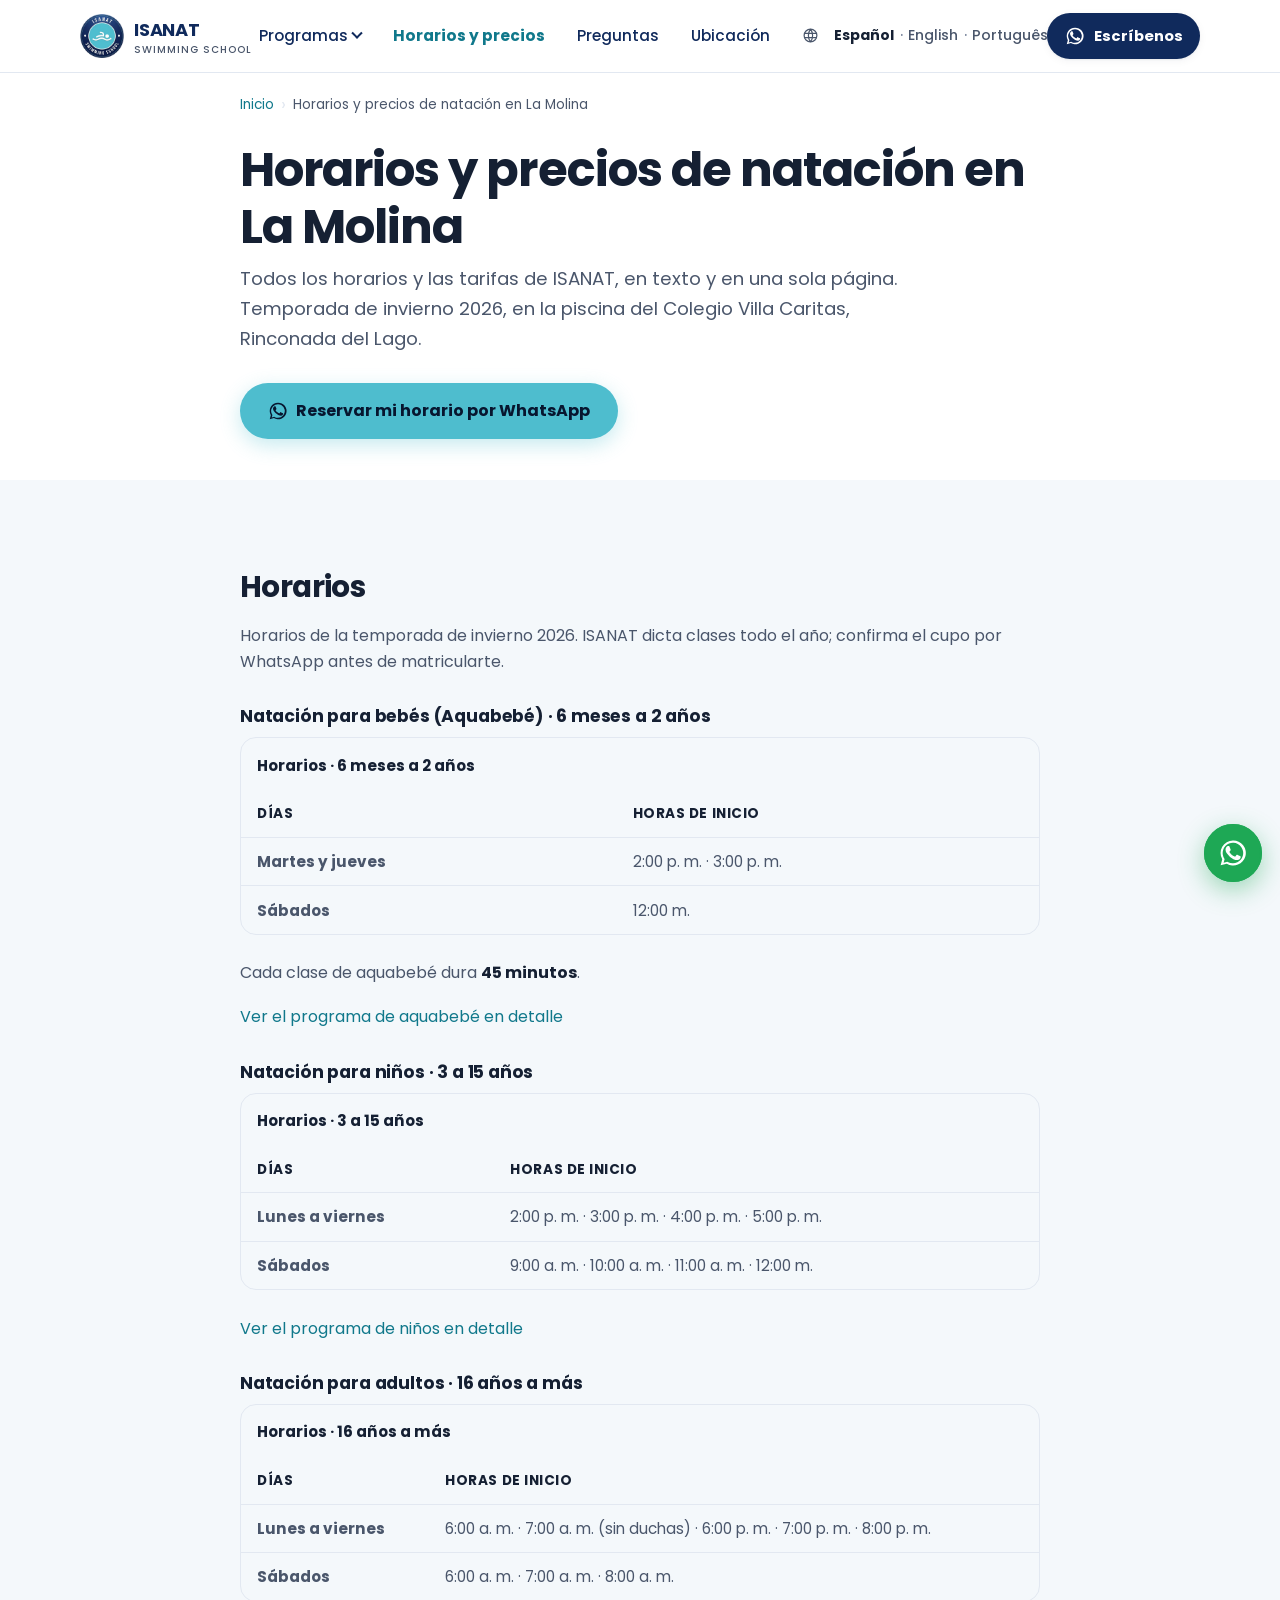
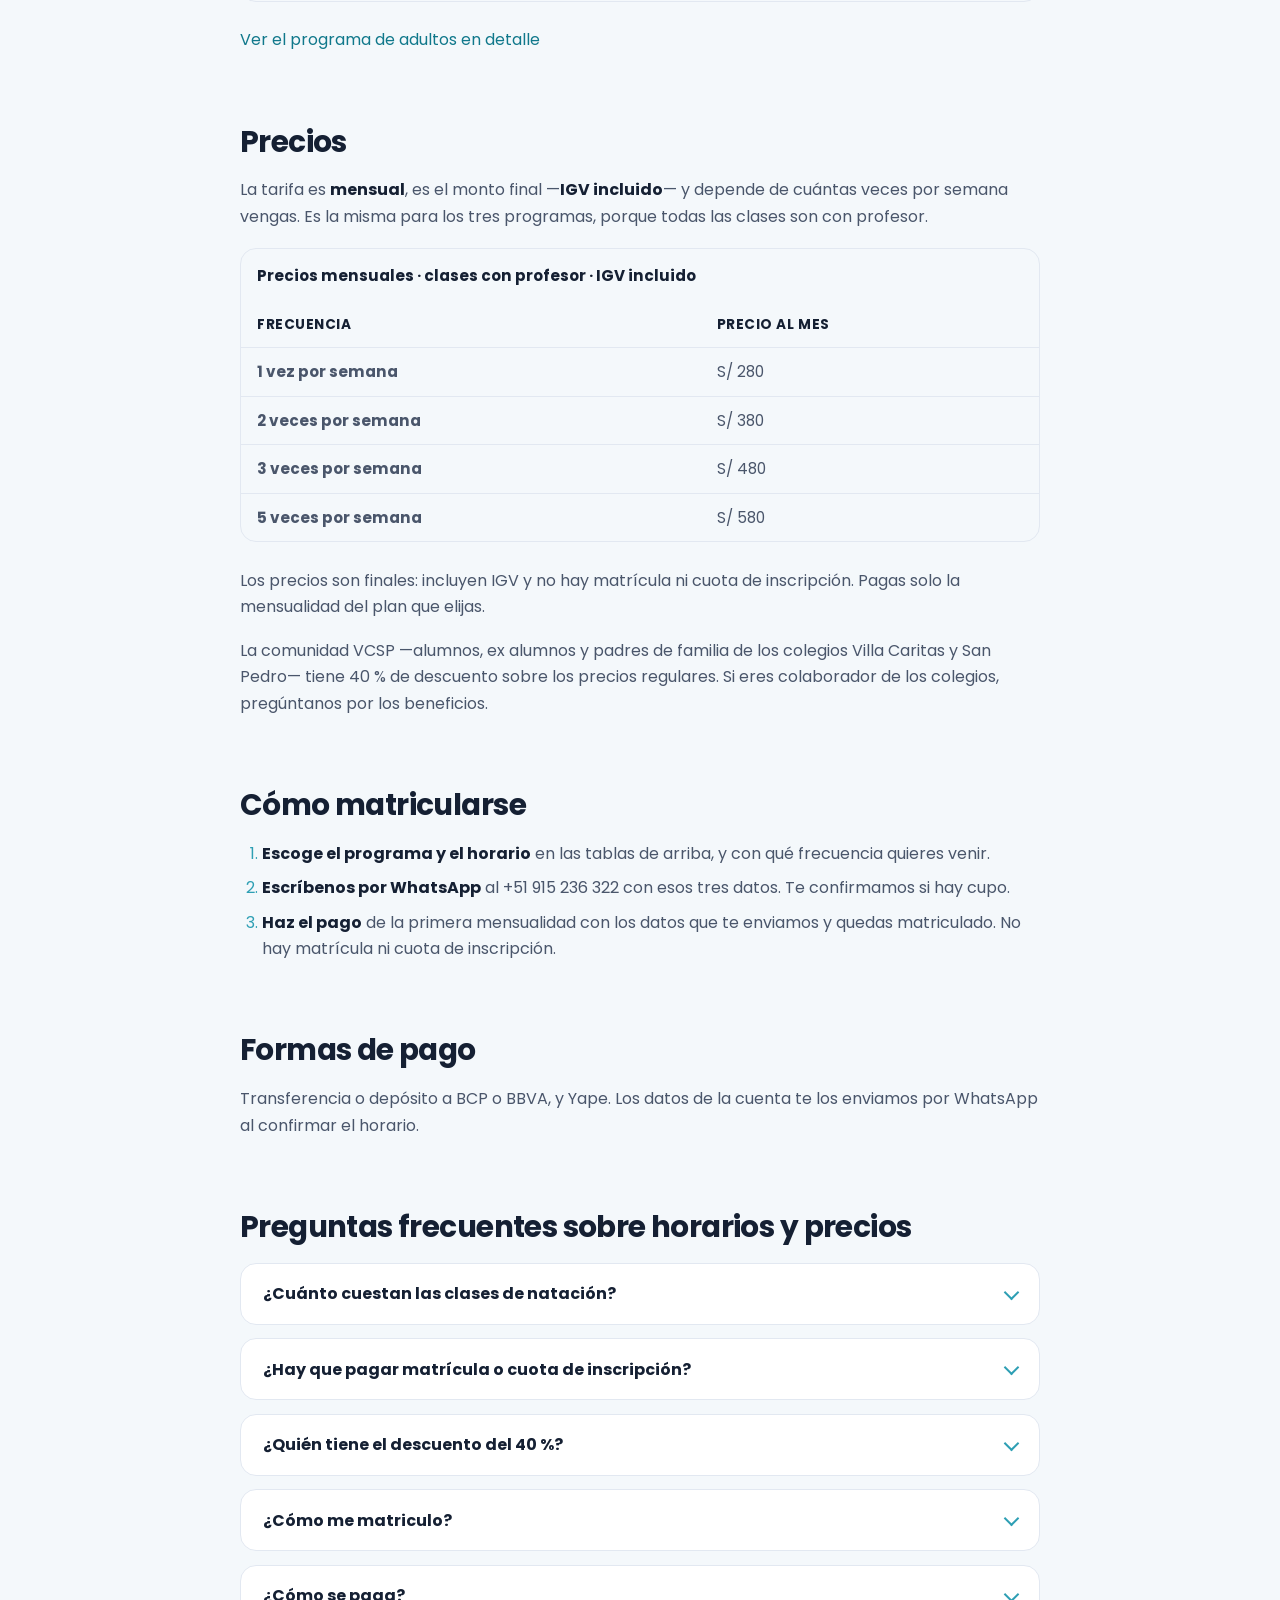
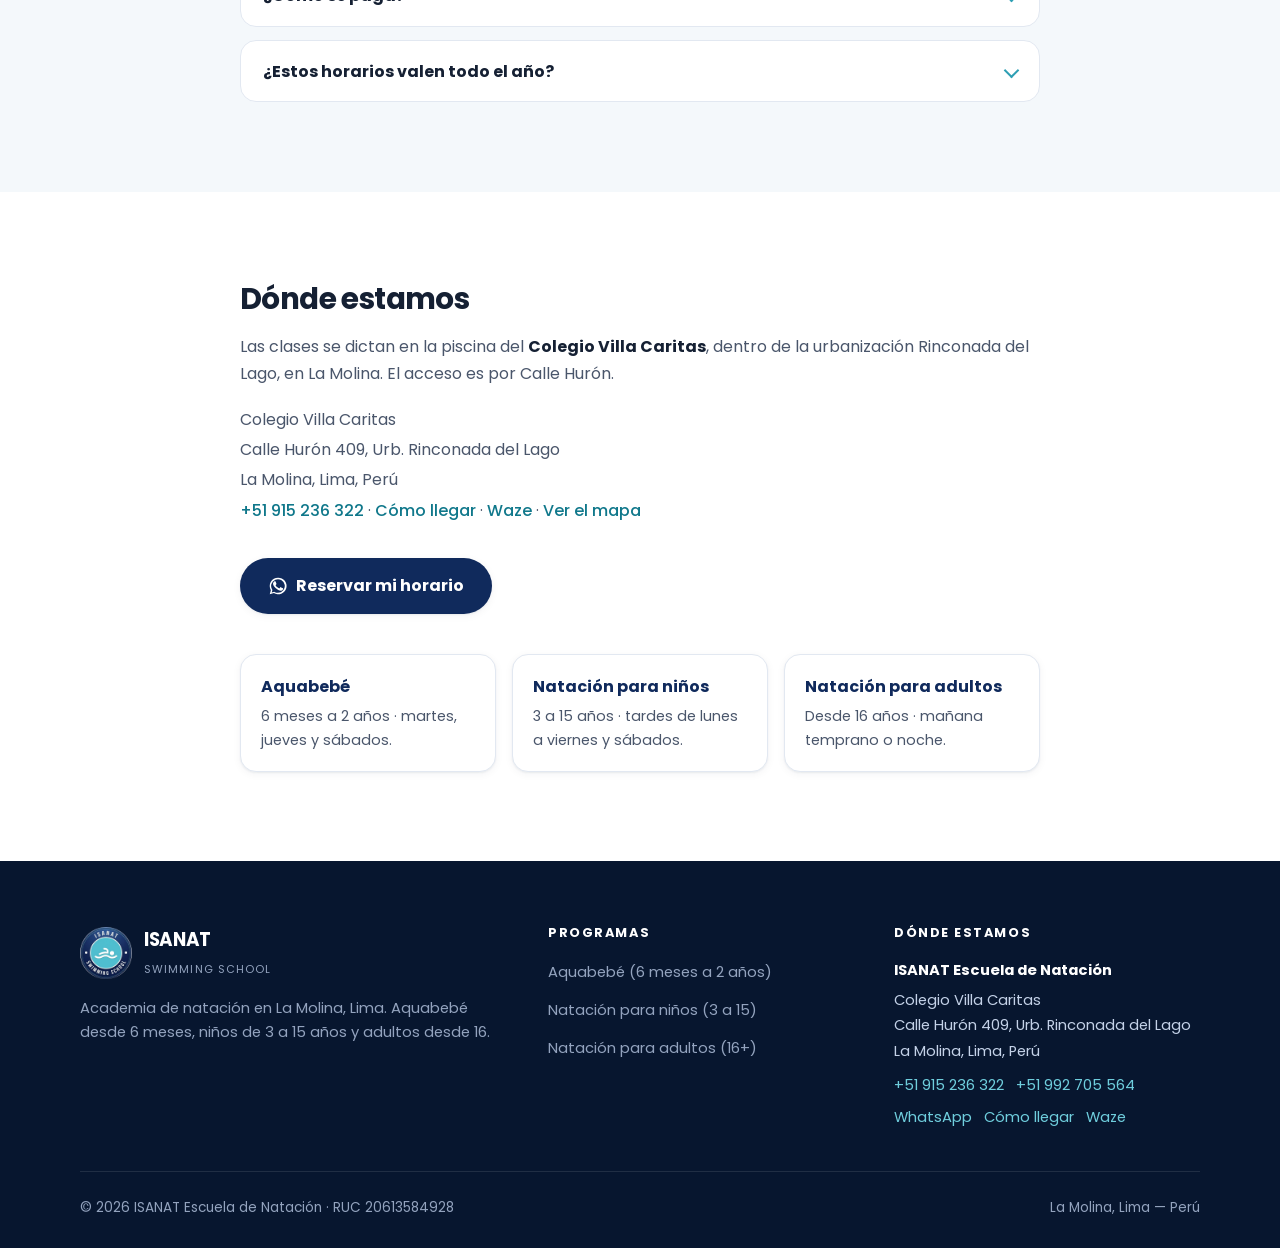
<file: horarios-y-precios/index.html>
<!DOCTYPE html>
<html lang="es-PE">
<head>
<meta charset="UTF-8">
<meta name="viewport" content="width=device-width, initial-scale=1">

<!-- ISANAT v1.5.1 · marcador de version: con Ctrl+U en el sitio publicado se ve
     que version esta realmente desplegada. Tiene que coincidir con el archivo
     VERSION del repo y con el nombre del zip de la entrega. -->
<meta name="version" content="1.5.1">

<title>Horarios y Precios | ISANAT Natación La Molina</title>
<meta name="description" content="Horarios y precios de natación en La Molina: aquabebé, niños y adultos. Desde S/ 280 al mes, IGV incluido y sin matrícula. Descuento VCSP del 40 %.">
<link rel="canonical" href="https://isanat.pe/horarios-y-precios/">
<meta name="robots" content="index, follow, max-image-preview:large">
<meta name="author" content="ISANAT Escuela de Natación">
<meta name="theme-color" content="#102A5C">

<!-- GEO — ⚠️ coordenadas APROXIMADAS de la zona Rinconada del Lago.
     Reemplazar por las reales al verificar el perfil de Google Business:
     abrir la ficha en Google Maps y copiar los valores tras !3d y !4d.
     Aparecen en tres lugares: geo.position, ICBM y el "geo" del schema. -->
<meta name="geo.region" content="PE-LIM">
<meta name="geo.placename" content="La Molina, Lima, Perú">
<meta name="geo.position" content="-12.0745;-76.9235">
<meta name="ICBM" content="-12.0745, -76.9235">

<meta property="og:type" content="website">
<meta property="og:site_name" content="ISANAT">
<meta property="og:locale" content="es_PE">
<meta property="og:title" content="Horarios y Precios | ISANAT Natación La Molina">
<meta property="og:description" content="Horarios y precios de natación en La Molina: aquabebé, niños y adultos. Desde S/ 280 al mes, IGV incluido y sin matrícula. Descuento VCSP del 40 %.">
<meta property="og:url" content="https://isanat.pe/horarios-y-precios/">
<meta property="og:image" content="https://isanat.pe/img/og-image.jpg">
<meta property="og:image:width" content="1200">
<meta property="og:image:height" content="630">
<meta property="og:image:alt" content="ISANAT Escuela de Natación — La Molina, Lima">
<meta name="twitter:card" content="summary_large_image">
<meta name="twitter:title" content="Horarios y Precios | ISANAT Natación La Molina">
<meta name="twitter:description" content="Horarios y precios de natación en La Molina: aquabebé, niños y adultos. Desde S/ 280 al mes, IGV incluido y sin matrícula. Descuento VCSP del 40 %.">
<meta name="twitter:image" content="https://isanat.pe/img/og-image.jpg">

<link rel="icon" href="/favicon.ico" sizes="any">
<link rel="icon" type="image/png" sizes="32x32" href="/img/favicon-32.png">
<link rel="apple-touch-icon" href="/img/apple-touch-icon.png">
<link rel="manifest" href="/site.webmanifest">

<link rel="preload" href="/fonts/poppins-700.woff2" as="font" type="font/woff2" crossorigin>
<link rel="preload" href="/fonts/poppins-400.woff2" as="font" type="font/woff2" crossorigin>
<link rel="stylesheet" href="/css/site.v4.css">

<!-- Speculation Rules: al pasar el raton o tocar un enlace interno, el navegador
     descarga la pagina destino por adelantado. La navegacion entre paginas pasa a
     ser casi instantanea y mejora el INP medido en campo.
     Se usa PREFETCH y no PRERENDER a proposito: prerender ejecutaria el JS de la
     pagina destino, y con ello GA4 podria contar visitas a paginas que nadie llego
     a abrir. Con la linea base de analitica todavia sin construir, ensuciarla es
     mas caro que el milisegundo que se gana. Revisar cuando haya datos propios. -->
<script type="speculationrules">
{"prefetch":[{"where":{"href_matches":"/*"},"eagerness":"moderate"}]}
</script>
<script type="application/ld+json">
{
  "@context": "https://schema.org",
  "@graph": [
    {
      "@type": [
        "LocalBusiness",
        "SportsActivityLocation"
      ],
      "@id": "https://isanat.pe/#business",
      "name": "ISANAT Escuela de Natación",
      "alternateName": "ISANAT Swimming School",
      "description": "Academia de natación en La Molina, Lima. Clases con profesor para bebés desde 6 meses (Aquabebé), niños de 3 a 15 años y adultos desde 16, en la piscina del Colegio Villa Caritas, Urb. Rinconada del Lago.",
      "url": "https://isanat.pe/",
      "image": [
        "https://isanat.pe/img/og-image.jpg"
      ],
      "telephone": "+51915236322",
      "logo": "https://isanat.pe/img/logo.png",
      "address": {
        "@type": "PostalAddress",
        "streetAddress": "Calle Hurón 409, Urb. Rinconada del Lago (Colegio Villa Caritas)",
        "addressLocality": "La Molina",
        "addressRegion": "Lima",
        "addressCountry": "PE"
      },
      "geo": {
        "@type": "GeoCoordinates",
        "latitude": "-12.0745",
        "longitude": "-76.9235"
      },
      "hasMap": "https://www.google.com/maps/search/?api=1&amp;query=Colegio%20Villa%20Caritas%2C%20Calle%20Hur%C3%B3n%20409%2C%20Urb.%20Rinconada%20del%20Lago%2C%20La%20Molina%2C%20Lima%2C%20Per%C3%BA",
      "areaServed": [
        {
          "@type": "City",
          "name": "La Molina"
        },
        {
          "@type": "City",
          "name": "Lima"
        }
      ],
      "currenciesAccepted": "PEN",
      "priceRange": "S/ 280 - S/ 580",
      "paymentAccepted": "Efectivo, transferencia bancaria, Yape",
      "openingHoursSpecification": [
        {
          "@type": "OpeningHoursSpecification",
          "dayOfWeek": [
            "Monday",
            "Tuesday",
            "Wednesday",
            "Thursday",
            "Friday"
          ],
          "opens": "06:00",
          "closes": "08:00"
        },
        {
          "@type": "OpeningHoursSpecification",
          "dayOfWeek": [
            "Monday",
            "Tuesday",
            "Wednesday",
            "Thursday",
            "Friday"
          ],
          "opens": "14:00",
          "closes": "21:00"
        },
        {
          "@type": "OpeningHoursSpecification",
          "dayOfWeek": [
            "Saturday"
          ],
          "opens": "06:00",
          "closes": "13:00"
        }
      ],
      "potentialAction": {
        "@type": "CommunicateAction",
        "name": "Escribir por WhatsApp",
        "target": "https://wa.me/51915236322"
      }
    },
    {
      "@type": "Service",
      "@id": "https://isanat.pe/horarios-y-precios/#service",
      "name": "Clases de natación en La Molina",
      "serviceType": "Clases de natación",
      "provider": {
        "@id": "https://isanat.pe/#business"
      },
      "areaServed": [
        {
          "@type": "City",
          "name": "La Molina"
        },
        {
          "@type": "City",
          "name": "Lima"
        }
      ],
      "url": "https://isanat.pe/horarios-y-precios/",
      "offers": {
        "@type": "Offer",
        "priceCurrency": "PEN",
        "price": "280",
        "priceSpecification": {
          "@type": "UnitPriceSpecification",
          "minPrice": 280,
          "maxPrice": 580,
          "priceCurrency": "PEN",
          "referenceQuantity": {
            "@type": "QuantitativeValue",
            "value": 1,
            "unitCode": "MON"
          }
        },
        "availability": "https://schema.org/InStock",
        "valueAddedTaxIncluded": true,
        "url": "https://isanat.pe/horarios-y-precios/"
      }
    },
    {
      "@type": "FAQPage",
      "mainEntity": [
        {
          "@type": "Question",
          "name": "¿Cuánto cuestan las clases de natación?",
          "acceptedAnswer": {
            "@type": "Answer",
            "text": "Son precios mensuales y finales, con IGV incluido: S/ 280 al mes por una vez a la semana, S/ 380 por dos veces, S/ 480 por tres y S/ 580 por cinco. Es la misma tarifa para aquabebé, niños y adultos, porque todas son clases con profesor."
          }
        },
        {
          "@type": "Question",
          "name": "¿Hay que pagar matrícula o cuota de inscripción?",
          "acceptedAnswer": {
            "@type": "Answer",
            "text": "No. No cobramos matrícula ni cuota de inscripción: pagas solo la mensualidad del plan que elijas."
          }
        },
        {
          "@type": "Question",
          "name": "¿Quién tiene el descuento del 40 %?",
          "acceptedAnswer": {
            "@type": "Answer",
            "text": "La comunidad VCSP: alumnos, ex alumnos y padres de familia de los colegios Villa Caritas y San Pedro. Si eres colaborador de los colegios, escríbenos y te contamos qué beneficios te corresponden."
          }
        },
        {
          "@type": "Question",
          "name": "¿Cómo me matriculo?",
          "acceptedAnswer": {
            "@type": "Answer",
            "text": "Escoge el horario y con qué frecuencia quieres venir, escríbenos por WhatsApp al +51 915 236 322 y te confirmamos el cupo. Después te enviamos los datos para el pago."
          }
        },
        {
          "@type": "Question",
          "name": "¿Cómo se paga?",
          "acceptedAnswer": {
            "@type": "Answer",
            "text": "Por transferencia o depósito a BCP o BBVA, y también por Yape. Los datos de la cuenta te los enviamos por WhatsApp una vez confirmado el horario, no los publicamos aquí."
          }
        },
        {
          "@type": "Question",
          "name": "¿Estos horarios valen todo el año?",
          "acceptedAnswer": {
            "@type": "Answer",
            "text": "Los que aparecen en esta página son los de la temporada de invierno 2026. ISANAT dicta clases todo el año, así que conviene confirmar el cupo por WhatsApp antes de matricularte."
          }
        }
      ]
    },
    {
      "@type": "BreadcrumbList",
      "itemListElement": [
        {
          "@type": "ListItem",
          "position": 1,
          "name": "Inicio",
          "item": "https://isanat.pe/"
        },
        {
          "@type": "ListItem",
          "position": 2,
          "name": "Horarios y precios de natación en La Molina"
        }
      ]
    }
  ]
}
</script>

<script async src="https://www.googletagmanager.com/gtag/js?id=G-2J8YN9N4J3"></script>
<script>
  window.dataLayer = window.dataLayer || [];
  function gtag(){dataLayer.push(arguments);}
  gtag('js', new Date());
  gtag('config', 'G-2J8YN9N4J3');
</script>

<!-- Meta Pixel — con guarda: sin ID no dispara nada y no rompe nada. -->
<script>
  var PIXEL_ID = ''; /* TODO: pegar aquí el ID de 15-16 dígitos cuando exista */
  if (PIXEL_ID) {
    !function(f,b,e,v,n,t,s){if(f.fbq)return;n=f.fbq=function(){n.callMethod?
    n.callMethod.apply(n,arguments):n.queue.push(arguments)};if(!f._fbq)f._fbq=n;
    n.push=n;n.loaded=!0;n.version='2.0';n.queue=[];t=b.createElement(e);t.async=!0;
    t.src=v;s=b.getElementsByTagName(e)[0];s.parentNode.insertBefore(t,s)}
    (window,document,'script','https://connect.facebook.net/en_US/fbevents.js');
    fbq('init', PIXEL_ID); fbq('track','PageView');
  }
</script>
</head>
<body class="has-cta-bar" data-pagina="precios">
<a class="skip" href="#main">Saltar al contenido</a>

<header class="hdr">
  <div class="wrap hdr__in">
    <a class="brand" href="/" aria-label="ISANAT — inicio">
      <img src="/img/logo.webp" width="44" height="44" alt="Logo de ISANAT Escuela de Natación" fetchpriority="high">
      <span>ISANAT<small>Swimming School</small></span>
    </a>

    <nav class="nav" id="nav" aria-label="Navegación principal">
      <details class="nav__group">
        <summary>Programas</summary>
        <ul class="nav__sub">
        <li><a href="/natacion-para-bebes-la-molina/">Aquabebé (6 meses a 2 años)</a></li>
        <li><a href="/natacion-para-ninos-la-molina/">Natación para niños (3 a 15)</a></li>
        <li><a href="/natacion-para-adultos-la-molina/">Natación para adultos (16+)</a></li>
        </ul>
      </details>
      <a href="/horarios-y-precios/" aria-current="page">Horarios y precios</a>
      <a href="/#preguntas">Preguntas</a>
      <a href="/#ubicacion">Ubicación</a>
      <div class="lang" role="group" aria-label="Cambiar idioma">
        <svg class="lang__ico" viewBox="0 0 24 24" fill="none" stroke="currentColor" stroke-width="1.7" aria-hidden="true"><circle cx="12" cy="12" r="9"/><path d="M3.2 9h17.6M3.2 15h17.6M12 3a15 15 0 0 1 0 18M12 3a15 15 0 0 0 0 18"/></svg>
        <span class="lang__now" lang="es" aria-current="true">Español</span>
        <a href="/en/" hreflang="en" lang="en">English</a>
        <a href="/pt/" hreflang="pt" lang="pt">Português</a>
      </div>
      <a class="btn btn--primary btn--sm" href="https://wa.me/51915236322?text=Hola%2C%20vengo%20de%20la%20web%20de%20ISANAT%20y%20quisiera%20m%C3%A1s%20informaci%C3%B3n."
   target="_blank" rel="noopener" data-event="whatsapp_click" data-origen="menu_movil">Escríbenos</a>
    </nav>

    <div class="hdr__cta">
      <a class="btn btn--navy btn--sm" href="https://wa.me/51915236322?text=Hola%2C%20vengo%20de%20la%20web%20de%20ISANAT%20y%20quisiera%20m%C3%A1s%20informaci%C3%B3n."
   target="_blank" rel="noopener" data-event="whatsapp_click" data-origen="header"><svg viewBox="0 0 24 24" fill="currentColor" aria-hidden="true"><path d="M17.5 14.4c-.3-.1-1.7-.9-2-1s-.5-.1-.7.1-.7 1-.9 1.2-.3.2-.6.1a8.1 8.1 0 0 1-2.4-1.5 9 9 0 0 1-1.7-2c-.1-.3 0-.5.1-.6l.5-.5.3-.5c.1-.2 0-.4 0-.5L9.2 6.9c-.2-.6-.5-.5-.7-.5h-.6a1.1 1.1 0 0 0-.8.4A3.3 3.3 0 0 0 6 9.3a5.8 5.8 0 0 0 1.2 3.1 13.2 13.2 0 0 0 5.1 4.5 8.3 8.3 0 0 0 3.6.7 3 3 0 0 0 2-1.4 2.5 2.5 0 0 0 .2-1.4c-.1-.1-.3-.2-.6-.4Z"/><path d="M12 2a10 10 0 0 0-8.6 15l-1.3 4.8 4.9-1.3A10 10 0 1 0 12 2Zm0 18.2a8.2 8.2 0 0 1-4.2-1.1l-.3-.2-3 .8.8-2.9-.2-.3A8.2 8.2 0 1 1 12 20.2Z"/></svg>Escríbenos</a>
      <button class="burger" id="burger" aria-label="Abrir menú" aria-expanded="false" aria-controls="nav">
        <svg viewBox="0 0 24 24" fill="none" stroke="currentColor" stroke-width="2" stroke-linecap="round" aria-hidden="true"><path d="M4 7h16M4 12h16M4 17h16"/></svg>
      </button>
    </div>
  </div>
</header>
<nav class="crumbs" aria-label="Migas de pan">
  <div class="wrap wrap--narrow">
    <ol>
      <li><a href="/">Inicio</a></li>
      <li><span aria-current="page">Horarios y precios de natación en La Molina</span></li>
    </ol>
  </div>
</nav>

<main id="main">
  <section class="section page-head">
    <div class="wrap wrap--narrow">
      <h1>Horarios y precios de natación en La Molina</h1>
      <p class="lead">Todos los horarios y las tarifas de ISANAT, en texto y en una sola
         página. Temporada de invierno 2026, en la piscina del Colegio Villa Caritas, Rinconada del Lago.</p>
      <div class="hero__actions">
        <a class="btn btn--primary" href="https://wa.me/51915236322?text=Hola%2C%20quisiera%20matricularme%20en%20ISANAT.%20Me%20interesa%20el%20programa%20de%20___%20en%20el%20horario%20de%20___."
   target="_blank" rel="noopener" data-event="whatsapp_click" data-origen="hero"><svg viewBox="0 0 24 24" fill="currentColor" aria-hidden="true"><path d="M17.5 14.4c-.3-.1-1.7-.9-2-1s-.5-.1-.7.1-.7 1-.9 1.2-.3.2-.6.1a8.1 8.1 0 0 1-2.4-1.5 9 9 0 0 1-1.7-2c-.1-.3 0-.5.1-.6l.5-.5.3-.5c.1-.2 0-.4 0-.5L9.2 6.9c-.2-.6-.5-.5-.7-.5h-.6a1.1 1.1 0 0 0-.8.4A3.3 3.3 0 0 0 6 9.3a5.8 5.8 0 0 0 1.2 3.1 13.2 13.2 0 0 0 5.1 4.5 8.3 8.3 0 0 0 3.6.7 3 3 0 0 0 2-1.4 2.5 2.5 0 0 0 .2-1.4c-.1-.1-.3-.2-.6-.4Z"/><path d="M12 2a10 10 0 0 0-8.6 15l-1.3 4.8 4.9-1.3A10 10 0 1 0 12 2Zm0 18.2a8.2 8.2 0 0 1-4.2-1.1l-.3-.2-3 .8.8-2.9-.2-.3A8.2 8.2 0 1 1 12 20.2Z"/></svg>Reservar mi horario por WhatsApp</a>
      </div>
    </div>
  </section>

  <section class="section section--soft">
    <div class="wrap wrap--narrow">
      <div class="prose">
      <h2>Horarios</h2>
      <p>Horarios de la temporada de invierno 2026. ISANAT dicta clases todo el año; confirma el cupo por WhatsApp antes de matricularte.</p>

      <h3 id="bebes">Natación para bebés (Aquabebé) · 6 meses a 2 años</h3>
      <div class="table-wrap">
    <table>
      <caption>Horarios · 6 meses a 2 años</caption>
      <thead><tr><th scope="col">Días</th><th scope="col">Horas de inicio</th></tr></thead>
      <tbody>
        <tr><th scope="row">Martes y jueves</th><td>2:00 p. m. · 3:00 p. m.</td></tr>
        <tr><th scope="row">Sábados</th><td>12:00 m.</td></tr>
      </tbody>
    </table>
  </div>
  <p>Cada clase de aquabebé dura <strong>45 minutos</strong>.</p>
      <p><a href="/natacion-para-bebes-la-molina/" data-event="ver_programa_click" data-origen="tabla_bebes">Ver el programa de aquabebé en detalle</a></p>

      <h3 id="ninos">Natación para niños · 3 a 15 años</h3>
      <div class="table-wrap">
    <table>
      <caption>Horarios · 3 a 15 años</caption>
      <thead><tr><th scope="col">Días</th><th scope="col">Horas de inicio</th></tr></thead>
      <tbody>
        <tr><th scope="row">Lunes a viernes</th><td>2:00 p. m. · 3:00 p. m. · 4:00 p. m. · 5:00 p. m.</td></tr>
        <tr><th scope="row">Sábados</th><td>9:00 a. m. · 10:00 a. m. · 11:00 a. m. · 12:00 m.</td></tr>
      </tbody>
    </table>
  </div>
      <p><a href="/natacion-para-ninos-la-molina/" data-event="ver_programa_click" data-origen="tabla_ninos">Ver el programa de niños en detalle</a></p>

      <h3 id="adultos">Natación para adultos · 16 años a más</h3>
      <div class="table-wrap">
    <table>
      <caption>Horarios · 16 años a más</caption>
      <thead><tr><th scope="col">Días</th><th scope="col">Horas de inicio</th></tr></thead>
      <tbody>
        <tr><th scope="row">Lunes a viernes</th><td>6:00 a. m. · 7:00 a. m. (sin duchas) · 6:00 p. m. · 7:00 p. m. · 8:00 p. m.</td></tr>
        <tr><th scope="row">Sábados</th><td>6:00 a. m. · 7:00 a. m. · 8:00 a. m.</td></tr>
      </tbody>
    </table>
  </div>
      <p><a href="/natacion-para-adultos-la-molina/" data-event="ver_programa_click" data-origen="tabla_adultos">Ver el programa de adultos en detalle</a></p>

      <h2>Precios</h2>
      <p>La tarifa es <strong>mensual</strong>, es el monto final —<strong>IGV
         incluido</strong>— y depende de cuántas veces por semana vengas. Es la misma
         para los tres programas, porque todas las clases son con profesor.</p>
      <div class="table-wrap">
    <table>
      <caption>Precios mensuales · clases con profesor · IGV incluido</caption>
      <thead><tr><th scope="col">Frecuencia</th><th scope="col">Precio al mes</th></tr></thead>
      <tbody>
        <tr><th scope="row">1 vez por semana</th><td>S/ 280</td></tr>
        <tr><th scope="row">2 veces por semana</th><td>S/ 380</td></tr>
        <tr><th scope="row">3 veces por semana</th><td>S/ 480</td></tr>
        <tr><th scope="row">5 veces por semana</th><td>S/ 580</td></tr>
      </tbody>
    </table>
  </div>
  <p>Los precios son finales: incluyen IGV y no hay matrícula ni cuota de inscripción. Pagas solo la mensualidad del plan que elijas.</p>
      <p>La comunidad VCSP —alumnos, ex alumnos y padres de familia de los colegios Villa Caritas y San Pedro— tiene 40 % de descuento sobre los precios regulares. Si eres colaborador de los colegios, pregúntanos por los beneficios.</p>

      <h2>Cómo matricularse</h2>
      <ol>
        <li><strong>Escoge el programa y el horario</strong> en las tablas de arriba, y con
            qué frecuencia quieres venir.</li>
        <li><strong>Escríbenos por WhatsApp</strong> al +51 915 236 322 con esos tres datos.
            Te confirmamos si hay cupo.</li>
        <li><strong>Haz el pago</strong> de la primera mensualidad con los datos que te
            enviamos y quedas matriculado. No hay matrícula ni cuota de inscripción.</li>
      </ol>

      <h2>Formas de pago</h2>
      <p>Transferencia o depósito a BCP o BBVA, y Yape. Los datos de la cuenta te los enviamos por WhatsApp al confirmar el horario.</p>

      <h2>Preguntas frecuentes sobre horarios y precios</h2>
      </div>
      <div class="faq">
        <details>
          <summary>¿Cuánto cuestan las clases de natación?</summary>
          <div class="faq__a"><p>Son precios mensuales y finales, con IGV incluido: S/ 280 al mes por una vez a la semana, S/ 380 por dos veces, S/ 480 por tres y S/ 580 por cinco. Es la misma tarifa para aquabebé, niños y adultos, porque todas son clases con profesor.</p></div>
        </details>
        <details>
          <summary>¿Hay que pagar matrícula o cuota de inscripción?</summary>
          <div class="faq__a"><p>No. No cobramos matrícula ni cuota de inscripción: pagas solo la mensualidad del plan que elijas.</p></div>
        </details>
        <details>
          <summary>¿Quién tiene el descuento del 40 %?</summary>
          <div class="faq__a"><p>La comunidad VCSP: alumnos, ex alumnos y padres de familia de los colegios Villa Caritas y San Pedro. Si eres colaborador de los colegios, escríbenos y te contamos qué beneficios te corresponden.</p></div>
        </details>
        <details>
          <summary>¿Cómo me matriculo?</summary>
          <div class="faq__a"><p>Escoge el horario y con qué frecuencia quieres venir, escríbenos por WhatsApp al +51 915 236 322 y te confirmamos el cupo. Después te enviamos los datos para el pago.</p></div>
        </details>
        <details>
          <summary>¿Cómo se paga?</summary>
          <div class="faq__a"><p>Por transferencia o depósito a BCP o BBVA, y también por Yape. Los datos de la cuenta te los enviamos por WhatsApp una vez confirmado el horario, no los publicamos aquí.</p></div>
        </details>
        <details>
          <summary>¿Estos horarios valen todo el año?</summary>
          <div class="faq__a"><p>Los que aparecen en esta página son los de la temporada de invierno 2026. ISANAT dicta clases todo el año, así que conviene confirmar el cupo por WhatsApp antes de matricularte.</p></div>
        </details>
      </div>
    </div>
  </section>

  <section class="section">
    <div class="wrap wrap--narrow">
      <div class="prose">
      <h2>Dónde estamos</h2>
      <p>Las clases se dictan en la piscina del <strong>Colegio Villa Caritas</strong>, dentro de la
         urbanización Rinconada del Lago, en La Molina. El acceso es por Calle Hurón.</p>
      <p class="nap-body">
        Colegio Villa Caritas<br>
        Calle Hurón 409, Urb. Rinconada del Lago<br>
        La Molina, Lima, Perú<br>
        <a href="tel:+51915236322" data-event="tel_click" data-origen="ubicacion">+51 915 236 322</a> ·
        <a href="https://www.google.com/maps/search/?api=1&amp;query=Colegio%20Villa%20Caritas%2C%20Calle%20Hur%C3%B3n%20409%2C%20Urb.%20Rinconada%20del%20Lago%2C%20La%20Molina%2C%20Lima%2C%20Per%C3%BA" target="_blank" rel="noopener" data-event="como_llegar_click" data-origen="ubicacion">Cómo llegar</a> ·
        <a href="https://waze.com/ul?q=Colegio%20Villa%20Caritas%2C%20Calle%20Hur%C3%B3n%20409%2C%20Urb.%20Rinconada%20del%20Lago%2C%20La%20Molina%2C%20Lima%2C%20Per%C3%BA&amp;navigate=yes" target="_blank" rel="noopener" data-event="waze_click" data-origen="ubicacion">Waze</a> ·
        <a href="/#ubicacion">Ver el mapa</a>
      </p>
      </div>
      <div class="bloque-cierre">
        <a class="btn btn--navy" href="https://wa.me/51915236322?text=Hola%2C%20quisiera%20reservar%20un%20horario%20en%20ISANAT.%20Me%20interesa%20el%20programa%20de%20___%20con%20frecuencia%20de%20___%20veces%20por%20semana."
   target="_blank" rel="noopener" data-event="whatsapp_click" data-origen="cierre"><svg viewBox="0 0 24 24" fill="currentColor" aria-hidden="true"><path d="M17.5 14.4c-.3-.1-1.7-.9-2-1s-.5-.1-.7.1-.7 1-.9 1.2-.3.2-.6.1a8.1 8.1 0 0 1-2.4-1.5 9 9 0 0 1-1.7-2c-.1-.3 0-.5.1-.6l.5-.5.3-.5c.1-.2 0-.4 0-.5L9.2 6.9c-.2-.6-.5-.5-.7-.5h-.6a1.1 1.1 0 0 0-.8.4A3.3 3.3 0 0 0 6 9.3a5.8 5.8 0 0 0 1.2 3.1 13.2 13.2 0 0 0 5.1 4.5 8.3 8.3 0 0 0 3.6.7 3 3 0 0 0 2-1.4 2.5 2.5 0 0 0 .2-1.4c-.1-.1-.3-.2-.6-.4Z"/><path d="M12 2a10 10 0 0 0-8.6 15l-1.3 4.8 4.9-1.3A10 10 0 1 0 12 2Zm0 18.2a8.2 8.2 0 0 1-4.2-1.1l-.3-.2-3 .8.8-2.9-.2-.3A8.2 8.2 0 1 1 12 20.2Z"/></svg>Reservar mi horario</a>
      </div>
      <ul class="crosslinks">
    <li><a href="/natacion-para-bebes-la-molina/" data-event="ver_programa_click" data-origen="crosslink_bebes">Aquabebé<span>6 meses a 2 años · martes, jueves y sábados.</span></a></li>
    <li><a href="/natacion-para-ninos-la-molina/" data-event="ver_programa_click" data-origen="crosslink_ninos">Natación para niños<span>3 a 15 años · tardes de lunes a viernes y sábados.</span></a></li>
    <li><a href="/natacion-para-adultos-la-molina/" data-event="ver_programa_click" data-origen="crosslink_adultos">Natación para adultos<span>Desde 16 años · mañana temprano o noche.</span></a></li>
      </ul>
    </div>
  </section>
</main>

<footer class="ft">
  <div class="wrap">
    <div class="ft__grid">
      <div>
        <div class="ft__brand">
          <img src="/img/logo.webp" width="52" height="52" alt="Logo de ISANAT Escuela de Natación" loading="lazy" decoding="async">
          <span><strong>ISANAT</strong><small>Swimming School</small></span>
        </div>
        <p>Academia de natación en La Molina, Lima. Aquabebé desde 6 meses, niños de 3 a 15 años y adultos desde 16.</p>
      </div>

      <div>
        <h3>Programas</h3>
        <ul class="ft__links">
          <li><a href="/natacion-para-bebes-la-molina/">Aquabebé (6 meses a 2 años)</a></li>
          <li><a href="/natacion-para-ninos-la-molina/">Natación para niños (3 a 15)</a></li>
          <li><a href="/natacion-para-adultos-la-molina/">Natación para adultos (16+)</a></li>
        </ul>
      </div>

      <div>
        <h3>Dónde estamos</h3>
        <address class="nap">
          <strong>ISANAT Escuela de Natación</strong>
          Colegio Villa Caritas<br>
          Calle Hurón 409, Urb. Rinconada del Lago<br>
          La Molina, Lima, Perú
          <span class="nap__links">
            <a href="tel:+51915236322" data-event="tel_click" data-origen="footer">+51 915 236 322</a>
            <a href="tel:+51992705564" data-event="tel_click" data-origen="footer_2">+51 992 705 564</a>
            <a href="https://wa.me/51915236322" target="_blank" rel="noopener" data-event="whatsapp_click" data-origen="footer">WhatsApp</a>
            <a href="https://www.google.com/maps/search/?api=1&amp;query=Colegio%20Villa%20Caritas%2C%20Calle%20Hur%C3%B3n%20409%2C%20Urb.%20Rinconada%20del%20Lago%2C%20La%20Molina%2C%20Lima%2C%20Per%C3%BA" target="_blank" rel="noopener" data-event="como_llegar_click" data-origen="footer">Cómo llegar</a>
            <a href="https://waze.com/ul?q=Colegio%20Villa%20Caritas%2C%20Calle%20Hur%C3%B3n%20409%2C%20Urb.%20Rinconada%20del%20Lago%2C%20La%20Molina%2C%20Lima%2C%20Per%C3%BA&amp;navigate=yes" target="_blank" rel="noopener" data-event="waze_click" data-origen="footer">Waze</a>
          </span>
        </address>
      </div>
    </div>

    <div class="ft__bottom">
      <span>&copy; <span id="year">2026</span> ISANAT Escuela de Natación · RUC 20613584928</span>
      <span>La Molina, Lima — Perú</span>
    </div>
  </div>
</footer>

<a class="wa-float" href="https://wa.me/51915236322?text=Hola%2C%20quisiera%20m%C3%A1s%20informaci%C3%B3n%20sobre%20ISANAT."
   target="_blank" rel="noopener" aria-label="Escríbenos por WhatsApp"
   data-event="whatsapp_click" data-origen="flotante"><svg viewBox="0 0 24 24" fill="currentColor" aria-hidden="true"><path d="M17.5 14.4c-.3-.1-1.7-.9-2-1s-.5-.1-.7.1-.7 1-.9 1.2-.3.2-.6.1a8.1 8.1 0 0 1-2.4-1.5 9 9 0 0 1-1.7-2c-.1-.3 0-.5.1-.6l.5-.5.3-.5c.1-.2 0-.4 0-.5L9.2 6.9c-.2-.6-.5-.5-.7-.5h-.6a1.1 1.1 0 0 0-.8.4A3.3 3.3 0 0 0 6 9.3a5.8 5.8 0 0 0 1.2 3.1 13.2 13.2 0 0 0 5.1 4.5 8.3 8.3 0 0 0 3.6.7 3 3 0 0 0 2-1.4 2.5 2.5 0 0 0 .2-1.4c-.1-.1-.3-.2-.6-.4Z"/><path d="M12 2a10 10 0 0 0-8.6 15l-1.3 4.8 4.9-1.3A10 10 0 1 0 12 2Zm0 18.2a8.2 8.2 0 0 1-4.2-1.1l-.3-.2-3 .8.8-2.9-.2-.3A8.2 8.2 0 1 1 12 20.2Z"/></svg></a>

<div class="cta-bar">
  <a class="btn btn--primary btn--block" href="https://wa.me/51915236322?text=Hola%2C%20quisiera%20reservar%20un%20horario%20en%20ISANAT."
   target="_blank" rel="noopener" data-event="whatsapp_click" data-origen="cta_bar"><svg viewBox="0 0 24 24" fill="currentColor" aria-hidden="true"><path d="M17.5 14.4c-.3-.1-1.7-.9-2-1s-.5-.1-.7.1-.7 1-.9 1.2-.3.2-.6.1a8.1 8.1 0 0 1-2.4-1.5 9 9 0 0 1-1.7-2c-.1-.3 0-.5.1-.6l.5-.5.3-.5c.1-.2 0-.4 0-.5L9.2 6.9c-.2-.6-.5-.5-.7-.5h-.6a1.1 1.1 0 0 0-.8.4A3.3 3.3 0 0 0 6 9.3a5.8 5.8 0 0 0 1.2 3.1 13.2 13.2 0 0 0 5.1 4.5 8.3 8.3 0 0 0 3.6.7 3 3 0 0 0 2-1.4 2.5 2.5 0 0 0 .2-1.4c-.1-.1-.3-.2-.6-.4Z"/><path d="M12 2a10 10 0 0 0-8.6 15l-1.3 4.8 4.9-1.3A10 10 0 1 0 12 2Zm0 18.2a8.2 8.2 0 0 1-4.2-1.1l-.3-.2-3 .8.8-2.9-.2-.3A8.2 8.2 0 1 1 12 20.2Z"/></svg>Escríbenos por WhatsApp</a>
</div>

<script src="/js/site.v2.js" defer></script>
</body>
</html>
</file>
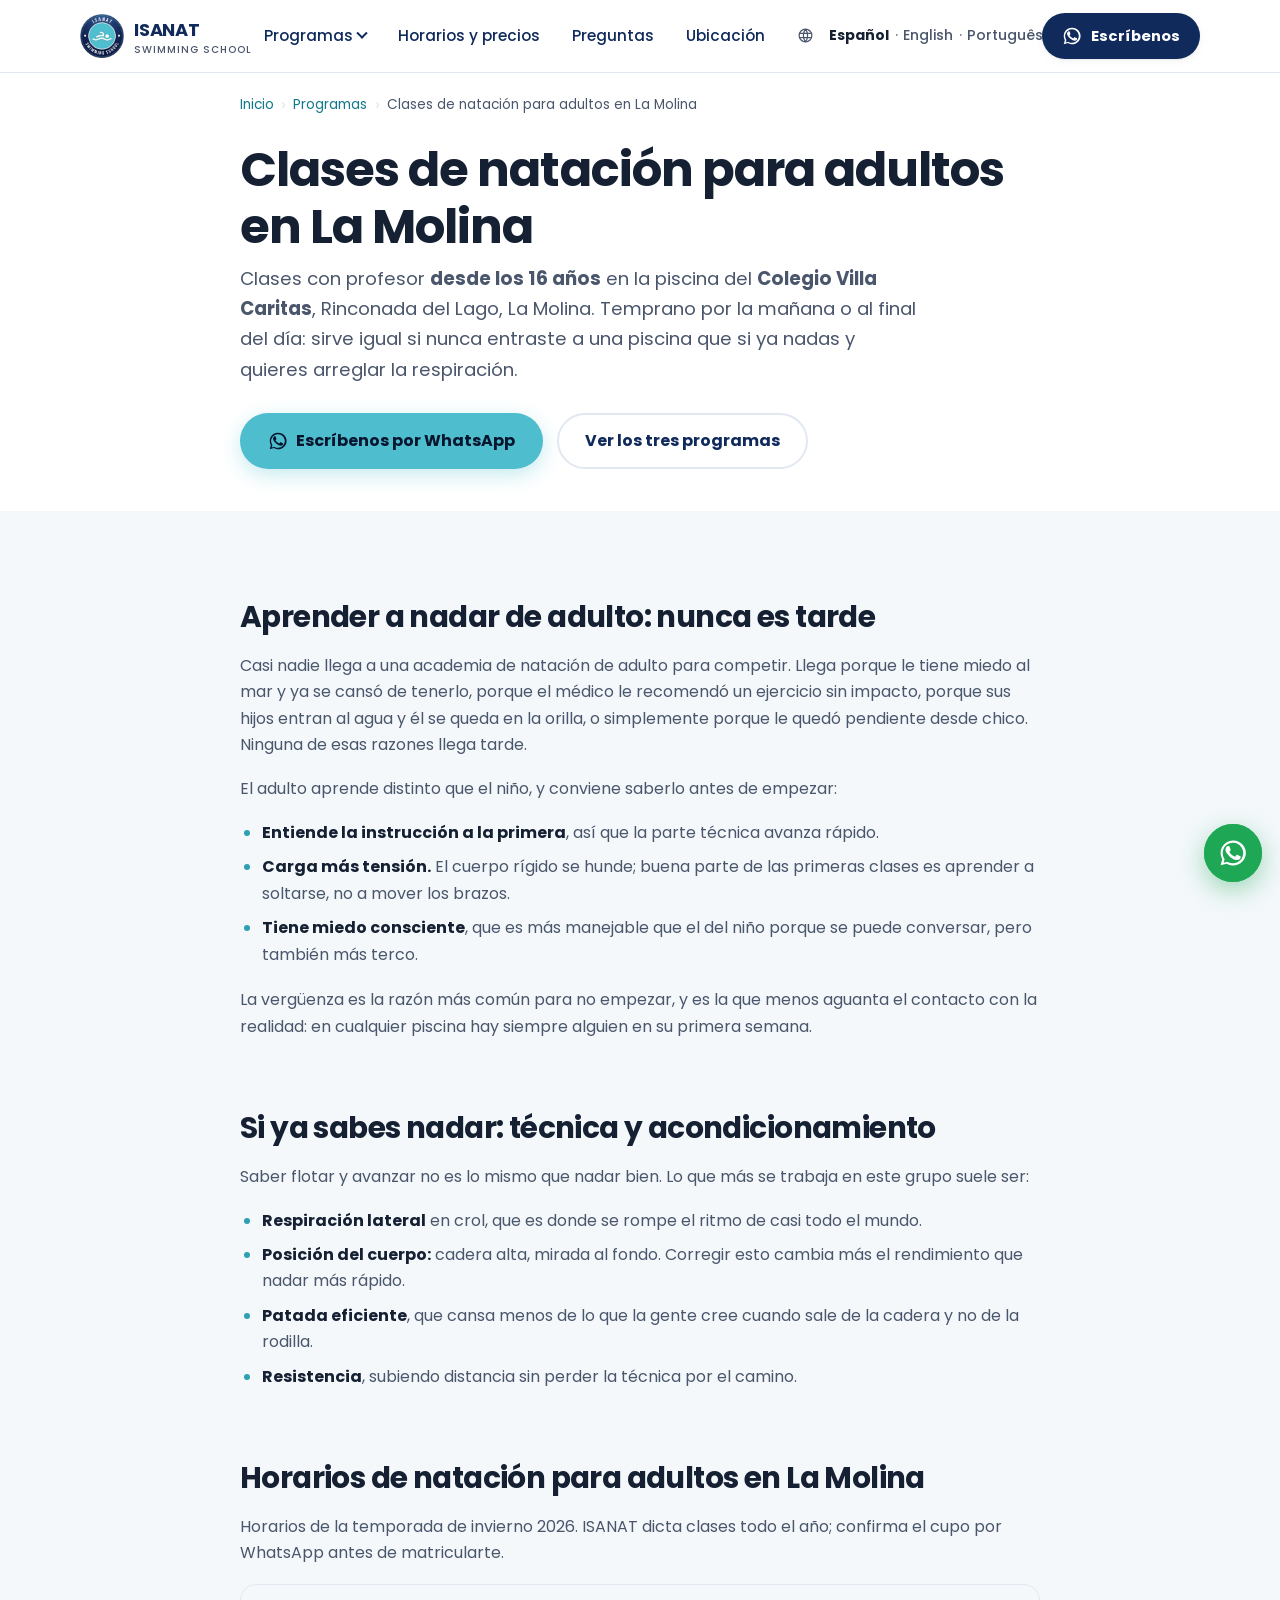
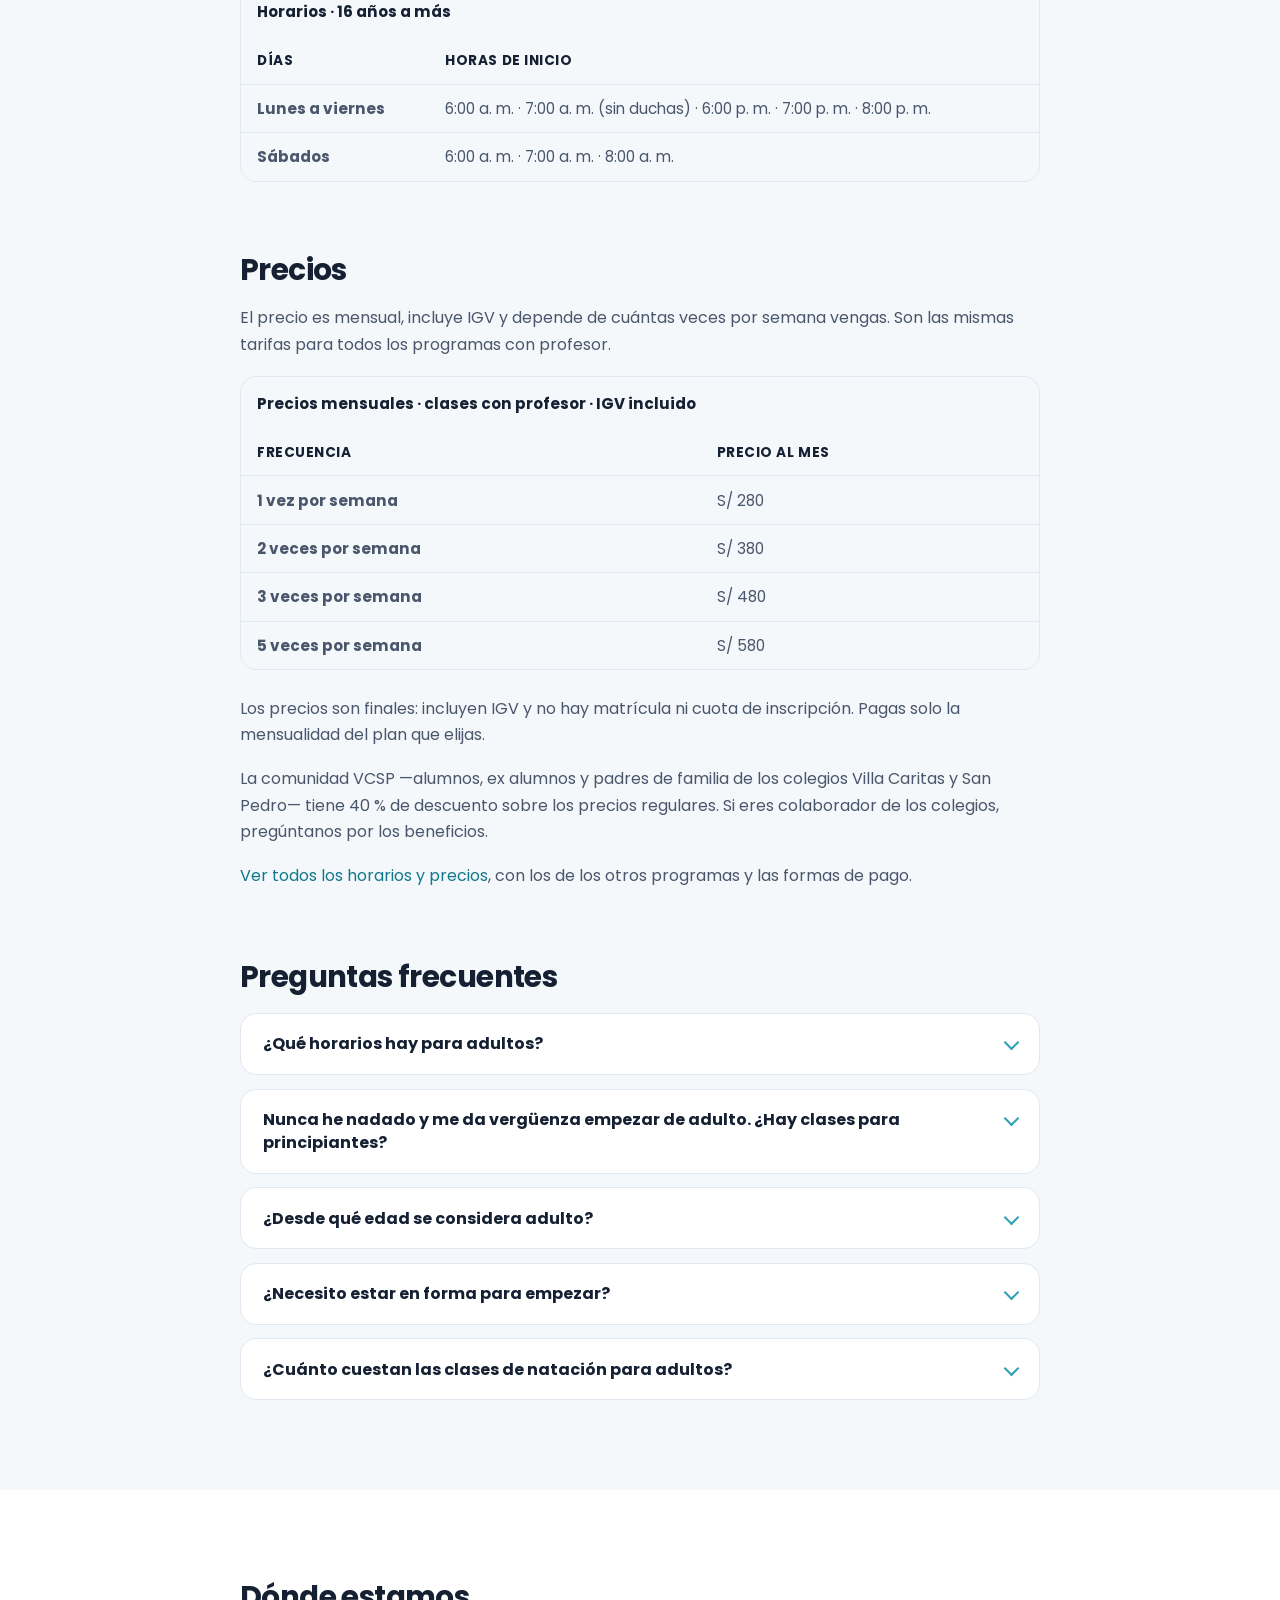
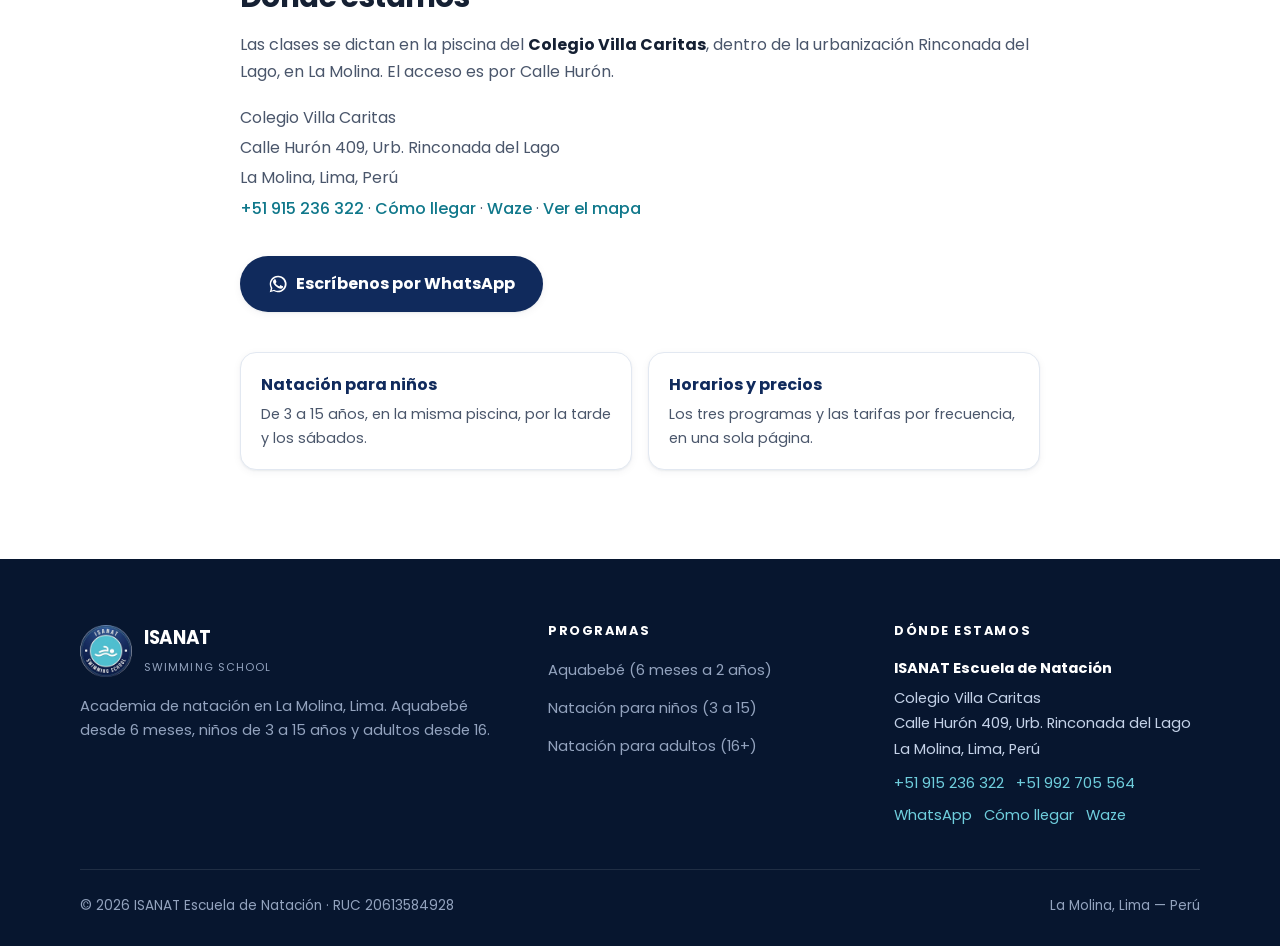
<file: natacion-para-adultos-la-molina/index.html>
<!DOCTYPE html>
<html lang="es-PE">
<head>
<meta charset="UTF-8">
<meta name="viewport" content="width=device-width, initial-scale=1">

<!-- ISANAT v1.5.1 · marcador de version: con Ctrl+U en el sitio publicado se ve
     que version esta realmente desplegada. Tiene que coincidir con el archivo
     VERSION del repo y con el nombre del zip de la entrega. -->
<meta name="version" content="1.5.1">

<title>Natación para Adultos en La Molina | ISANAT</title>
<meta name="description" content="Clases de natación para adultos en La Molina desde los 16 años: 6 y 7 a. m. o 6, 7 y 8 p. m. Desde S/ 280 al mes, sin matrícula.">
<link rel="canonical" href="https://isanat.pe/natacion-para-adultos-la-molina/">
<meta name="robots" content="index, follow, max-image-preview:large">
<meta name="author" content="ISANAT Escuela de Natación">
<meta name="theme-color" content="#102A5C">

<!-- GEO — ⚠️ coordenadas APROXIMADAS de la zona Rinconada del Lago.
     Reemplazar por las reales al verificar el perfil de Google Business:
     abrir la ficha en Google Maps y copiar los valores tras !3d y !4d.
     Aparecen en tres lugares: geo.position, ICBM y el "geo" del schema. -->
<meta name="geo.region" content="PE-LIM">
<meta name="geo.placename" content="La Molina, Lima, Perú">
<meta name="geo.position" content="-12.0745;-76.9235">
<meta name="ICBM" content="-12.0745, -76.9235">

<meta property="og:type" content="website">
<meta property="og:site_name" content="ISANAT">
<meta property="og:locale" content="es_PE">
<meta property="og:title" content="Natación para Adultos en La Molina | ISANAT">
<meta property="og:description" content="Clases de natación para adultos en La Molina desde los 16 años: 6 y 7 a. m. o 6, 7 y 8 p. m. Desde S/ 280 al mes, sin matrícula.">
<meta property="og:url" content="https://isanat.pe/natacion-para-adultos-la-molina/">
<meta property="og:image" content="https://isanat.pe/img/og-image.jpg">
<meta property="og:image:width" content="1200">
<meta property="og:image:height" content="630">
<meta property="og:image:alt" content="ISANAT Escuela de Natación — La Molina, Lima">
<meta name="twitter:card" content="summary_large_image">
<meta name="twitter:title" content="Natación para Adultos en La Molina | ISANAT">
<meta name="twitter:description" content="Clases de natación para adultos en La Molina desde los 16 años: 6 y 7 a. m. o 6, 7 y 8 p. m. Desde S/ 280 al mes, sin matrícula.">
<meta name="twitter:image" content="https://isanat.pe/img/og-image.jpg">

<link rel="icon" href="/favicon.ico" sizes="any">
<link rel="icon" type="image/png" sizes="32x32" href="/img/favicon-32.png">
<link rel="apple-touch-icon" href="/img/apple-touch-icon.png">
<link rel="manifest" href="/site.webmanifest">

<link rel="preload" href="/fonts/poppins-700.woff2" as="font" type="font/woff2" crossorigin>
<link rel="preload" href="/fonts/poppins-400.woff2" as="font" type="font/woff2" crossorigin>
<link rel="stylesheet" href="/css/site.v4.css">

<!-- Speculation Rules: al pasar el raton o tocar un enlace interno, el navegador
     descarga la pagina destino por adelantado. La navegacion entre paginas pasa a
     ser casi instantanea y mejora el INP medido en campo.
     Se usa PREFETCH y no PRERENDER a proposito: prerender ejecutaria el JS de la
     pagina destino, y con ello GA4 podria contar visitas a paginas que nadie llego
     a abrir. Con la linea base de analitica todavia sin construir, ensuciarla es
     mas caro que el milisegundo que se gana. Revisar cuando haya datos propios. -->
<script type="speculationrules">
{"prefetch":[{"where":{"href_matches":"/*"},"eagerness":"moderate"}]}
</script>
<script type="application/ld+json">
{
  "@context": "https://schema.org",
  "@graph": [
    {
      "@type": [
        "LocalBusiness",
        "SportsActivityLocation"
      ],
      "@id": "https://isanat.pe/#business",
      "name": "ISANAT Escuela de Natación",
      "alternateName": "ISANAT Swimming School",
      "description": "Academia de natación en La Molina, Lima. Clases con profesor para bebés desde 6 meses (Aquabebé), niños de 3 a 15 años y adultos desde 16, en la piscina del Colegio Villa Caritas, Urb. Rinconada del Lago.",
      "url": "https://isanat.pe/",
      "image": [
        "https://isanat.pe/img/og-image.jpg"
      ],
      "telephone": "+51915236322",
      "logo": "https://isanat.pe/img/logo.png",
      "address": {
        "@type": "PostalAddress",
        "streetAddress": "Calle Hurón 409, Urb. Rinconada del Lago (Colegio Villa Caritas)",
        "addressLocality": "La Molina",
        "addressRegion": "Lima",
        "addressCountry": "PE"
      },
      "geo": {
        "@type": "GeoCoordinates",
        "latitude": "-12.0745",
        "longitude": "-76.9235"
      },
      "hasMap": "https://www.google.com/maps/search/?api=1&amp;query=Colegio%20Villa%20Caritas%2C%20Calle%20Hur%C3%B3n%20409%2C%20Urb.%20Rinconada%20del%20Lago%2C%20La%20Molina%2C%20Lima%2C%20Per%C3%BA",
      "areaServed": [
        {
          "@type": "City",
          "name": "La Molina"
        },
        {
          "@type": "City",
          "name": "Lima"
        }
      ],
      "currenciesAccepted": "PEN",
      "priceRange": "S/ 280 - S/ 580",
      "paymentAccepted": "Efectivo, transferencia bancaria, Yape",
      "openingHoursSpecification": [
        {
          "@type": "OpeningHoursSpecification",
          "dayOfWeek": [
            "Monday",
            "Tuesday",
            "Wednesday",
            "Thursday",
            "Friday"
          ],
          "opens": "06:00",
          "closes": "08:00"
        },
        {
          "@type": "OpeningHoursSpecification",
          "dayOfWeek": [
            "Monday",
            "Tuesday",
            "Wednesday",
            "Thursday",
            "Friday"
          ],
          "opens": "14:00",
          "closes": "21:00"
        },
        {
          "@type": "OpeningHoursSpecification",
          "dayOfWeek": [
            "Saturday"
          ],
          "opens": "06:00",
          "closes": "13:00"
        }
      ],
      "potentialAction": {
        "@type": "CommunicateAction",
        "name": "Escribir por WhatsApp",
        "target": "https://wa.me/51915236322"
      }
    },
    {
      "@type": "Service",
      "@id": "https://isanat.pe/natacion-para-adultos-la-molina/#service",
      "name": "Clases de natación para adultos en La Molina",
      "serviceType": "Clases de natación para adultos",
      "provider": {
        "@id": "https://isanat.pe/#business"
      },
      "areaServed": [
        {
          "@type": "City",
          "name": "La Molina"
        },
        {
          "@type": "City",
          "name": "Lima"
        }
      ],
      "url": "https://isanat.pe/natacion-para-adultos-la-molina/",
      "audience": {
        "@type": "PeopleAudience",
        "suggestedMinAge": 16,
        "audienceType": "Adultos desde 16 años"
      },
      "offers": {
        "@type": "Offer",
        "priceCurrency": "PEN",
        "price": "280",
        "priceSpecification": {
          "@type": "UnitPriceSpecification",
          "minPrice": 280,
          "maxPrice": 580,
          "priceCurrency": "PEN",
          "referenceQuantity": {
            "@type": "QuantitativeValue",
            "value": 1,
            "unitCode": "MON"
          }
        },
        "availability": "https://schema.org/InStock",
        "valueAddedTaxIncluded": true,
        "url": "https://isanat.pe/horarios-y-precios/"
      },
      "availableChannel": {
        "@type": "ServiceChannel",
        "serviceUrl": "https://wa.me/51915236322",
        "servicePhone": {
          "@type": "ContactPoint",
          "telephone": "+51915236322",
          "contactType": "customer service",
          "areaServed": "PE",
          "availableLanguage": "Spanish"
        }
      }
    },
    {
      "@type": "FAQPage",
      "mainEntity": [
        {
          "@type": "Question",
          "name": "¿Qué horarios hay para adultos?",
          "acceptedAnswer": {
            "@type": "Answer",
            "text": "De lunes a viernes a las 6:00 y 7:00 a. m., y a las 6:00, 7:00 y 8:00 p. m. Los sábados a las 6:00, 7:00 y 8:00 a. m. El horario de 7:00 a. m. de lunes a viernes es sin duchas."
          }
        },
        {
          "@type": "Question",
          "name": "Nunca he nadado y me da vergüenza empezar de adulto. ¿Hay clases para principiantes?",
          "acceptedAnswer": {
            "@type": "Answer",
            "text": "Sí. Las clases para adultos incluyen a quienes nunca han nadado. Se empieza por soltar el cuerpo, la respiración y la flotación, en ese orden, sin apuro y sin exponerte a nada."
          }
        },
        {
          "@type": "Question",
          "name": "¿Desde qué edad se considera adulto?",
          "acceptedAnswer": {
            "@type": "Answer",
            "text": "Desde los 16 años. De 3 a 15 años corresponde el programa de niños, que va de lunes a viernes por la tarde y sábados por la mañana."
          }
        },
        {
          "@type": "Question",
          "name": "¿Necesito estar en forma para empezar?",
          "acceptedAnswer": {
            "@type": "Answer",
            "text": "No. Nadar es de los ejercicios que menos exigen a las articulaciones, y por eso suele ser el que se recomienda cuando correr o el gimnasio no son opción. Si tienes alguna condición médica, coméntala antes de la primera clase."
          }
        },
        {
          "@type": "Question",
          "name": "¿Cuánto cuestan las clases de natación para adultos?",
          "acceptedAnswer": {
            "@type": "Answer",
            "text": "Son precios mensuales y finales, con IGV incluido: S/ 280 al mes por una vez a la semana, S/ 380 por dos veces, S/ 480 por tres y S/ 580 por cinco. No cobramos matrícula, y la comunidad VCSP tiene 40 % de descuento sobre esos precios."
          }
        }
      ]
    },
    {
      "@type": "BreadcrumbList",
      "itemListElement": [
        {
          "@type": "ListItem",
          "position": 1,
          "name": "Inicio",
          "item": "https://isanat.pe/"
        },
        {
          "@type": "ListItem",
          "position": 2,
          "name": "Programas",
          "item": "https://isanat.pe/#programas"
        },
        {
          "@type": "ListItem",
          "position": 3,
          "name": "Clases de natación para adultos en La Molina"
        }
      ]
    }
  ]
}
</script>

<script async src="https://www.googletagmanager.com/gtag/js?id=G-2J8YN9N4J3"></script>
<script>
  window.dataLayer = window.dataLayer || [];
  function gtag(){dataLayer.push(arguments);}
  gtag('js', new Date());
  gtag('config', 'G-2J8YN9N4J3');
</script>

<!-- Meta Pixel — con guarda: sin ID no dispara nada y no rompe nada. -->
<script>
  var PIXEL_ID = ''; /* TODO: pegar aquí el ID de 15-16 dígitos cuando exista */
  if (PIXEL_ID) {
    !function(f,b,e,v,n,t,s){if(f.fbq)return;n=f.fbq=function(){n.callMethod?
    n.callMethod.apply(n,arguments):n.queue.push(arguments)};if(!f._fbq)f._fbq=n;
    n.push=n;n.loaded=!0;n.version='2.0';n.queue=[];t=b.createElement(e);t.async=!0;
    t.src=v;s=b.getElementsByTagName(e)[0];s.parentNode.insertBefore(t,s)}
    (window,document,'script','https://connect.facebook.net/en_US/fbevents.js');
    fbq('init', PIXEL_ID); fbq('track','PageView');
  }
</script>
</head>
<body class="has-cta-bar" data-pagina="adultos">
<a class="skip" href="#main">Saltar al contenido</a>

<header class="hdr">
  <div class="wrap hdr__in">
    <a class="brand" href="/" aria-label="ISANAT — inicio">
      <img src="/img/logo.webp" width="44" height="44" alt="Logo de ISANAT Escuela de Natación" fetchpriority="high">
      <span>ISANAT<small>Swimming School</small></span>
    </a>

    <nav class="nav" id="nav" aria-label="Navegación principal">
      <details class="nav__group">
        <summary>Programas</summary>
        <ul class="nav__sub">
        <li><a href="/natacion-para-bebes-la-molina/">Aquabebé (6 meses a 2 años)</a></li>
        <li><a href="/natacion-para-ninos-la-molina/">Natación para niños (3 a 15)</a></li>
        <li><a href="/natacion-para-adultos-la-molina/" aria-current="page">Natación para adultos (16+)</a></li>
        </ul>
      </details>
      <a href="/horarios-y-precios/">Horarios y precios</a>
      <a href="/#preguntas">Preguntas</a>
      <a href="/#ubicacion">Ubicación</a>
      <div class="lang" role="group" aria-label="Cambiar idioma">
        <svg class="lang__ico" viewBox="0 0 24 24" fill="none" stroke="currentColor" stroke-width="1.7" aria-hidden="true"><circle cx="12" cy="12" r="9"/><path d="M3.2 9h17.6M3.2 15h17.6M12 3a15 15 0 0 1 0 18M12 3a15 15 0 0 0 0 18"/></svg>
        <span class="lang__now" lang="es" aria-current="true">Español</span>
        <a href="/en/" hreflang="en" lang="en">English</a>
        <a href="/pt/" hreflang="pt" lang="pt">Português</a>
      </div>
      <a class="btn btn--primary btn--sm" href="https://wa.me/51915236322?text=Hola%2C%20vengo%20de%20la%20web%20de%20ISANAT%20y%20quisiera%20m%C3%A1s%20informaci%C3%B3n."
   target="_blank" rel="noopener" data-event="whatsapp_click" data-origen="menu_movil">Escríbenos</a>
    </nav>

    <div class="hdr__cta">
      <a class="btn btn--navy btn--sm" href="https://wa.me/51915236322?text=Hola%2C%20vengo%20de%20la%20web%20de%20ISANAT%20y%20quisiera%20m%C3%A1s%20informaci%C3%B3n."
   target="_blank" rel="noopener" data-event="whatsapp_click" data-origen="header"><svg viewBox="0 0 24 24" fill="currentColor" aria-hidden="true"><path d="M17.5 14.4c-.3-.1-1.7-.9-2-1s-.5-.1-.7.1-.7 1-.9 1.2-.3.2-.6.1a8.1 8.1 0 0 1-2.4-1.5 9 9 0 0 1-1.7-2c-.1-.3 0-.5.1-.6l.5-.5.3-.5c.1-.2 0-.4 0-.5L9.2 6.9c-.2-.6-.5-.5-.7-.5h-.6a1.1 1.1 0 0 0-.8.4A3.3 3.3 0 0 0 6 9.3a5.8 5.8 0 0 0 1.2 3.1 13.2 13.2 0 0 0 5.1 4.5 8.3 8.3 0 0 0 3.6.7 3 3 0 0 0 2-1.4 2.5 2.5 0 0 0 .2-1.4c-.1-.1-.3-.2-.6-.4Z"/><path d="M12 2a10 10 0 0 0-8.6 15l-1.3 4.8 4.9-1.3A10 10 0 1 0 12 2Zm0 18.2a8.2 8.2 0 0 1-4.2-1.1l-.3-.2-3 .8.8-2.9-.2-.3A8.2 8.2 0 1 1 12 20.2Z"/></svg>Escríbenos</a>
      <button class="burger" id="burger" aria-label="Abrir menú" aria-expanded="false" aria-controls="nav">
        <svg viewBox="0 0 24 24" fill="none" stroke="currentColor" stroke-width="2" stroke-linecap="round" aria-hidden="true"><path d="M4 7h16M4 12h16M4 17h16"/></svg>
      </button>
    </div>
  </div>
</header>
<nav class="crumbs" aria-label="Migas de pan">
  <div class="wrap wrap--narrow">
    <ol>
      <li><a href="/">Inicio</a></li>
      <li><a href="/#programas">Programas</a></li>
      <li><span aria-current="page">Clases de natación para adultos en La Molina</span></li>
    </ol>
  </div>
</nav>

<main id="main">
  <section class="section page-head">
    <div class="wrap wrap--narrow">
      <h1>Clases de natación para adultos en La Molina</h1>
      <p class="lead">Clases con profesor <strong>desde los 16 años</strong> en la piscina del <strong>Colegio Villa Caritas</strong>, Rinconada del Lago, La Molina. Temprano por la mañana o al final del día: sirve igual si nunca entraste a una piscina que si ya nadas y quieres arreglar la respiración.</p>
      <div class="hero__actions">
        <a class="btn btn--primary" href="https://wa.me/51915236322?text=Hola%2C%20quisiera%20informaci%C3%B3n%20sobre%20las%20clases%20de%20nataci%C3%B3n%20para%20adultos%20en%20ISANAT%20%28Villa%20Caritas%2C%20La%20Molina%29."
   target="_blank" rel="noopener" data-event="whatsapp_click" data-origen="hero"><svg viewBox="0 0 24 24" fill="currentColor" aria-hidden="true"><path d="M17.5 14.4c-.3-.1-1.7-.9-2-1s-.5-.1-.7.1-.7 1-.9 1.2-.3.2-.6.1a8.1 8.1 0 0 1-2.4-1.5 9 9 0 0 1-1.7-2c-.1-.3 0-.5.1-.6l.5-.5.3-.5c.1-.2 0-.4 0-.5L9.2 6.9c-.2-.6-.5-.5-.7-.5h-.6a1.1 1.1 0 0 0-.8.4A3.3 3.3 0 0 0 6 9.3a5.8 5.8 0 0 0 1.2 3.1 13.2 13.2 0 0 0 5.1 4.5 8.3 8.3 0 0 0 3.6.7 3 3 0 0 0 2-1.4 2.5 2.5 0 0 0 .2-1.4c-.1-.1-.3-.2-.6-.4Z"/><path d="M12 2a10 10 0 0 0-8.6 15l-1.3 4.8 4.9-1.3A10 10 0 1 0 12 2Zm0 18.2a8.2 8.2 0 0 1-4.2-1.1l-.3-.2-3 .8.8-2.9-.2-.3A8.2 8.2 0 1 1 12 20.2Z"/></svg>Escríbenos por WhatsApp</a>
        <a class="btn btn--outline" href="/#programas" data-event="ver_programas_click" data-origen="hero">Ver los tres programas</a>
      </div>
    </div>
  </section>

  <section class="section section--soft">
    <div class="wrap wrap--narrow">
      <div class="prose">

      <h2>Aprender a nadar de adulto: nunca es tarde</h2>
      <p>Casi nadie llega a una academia de natación de adulto para competir. Llega porque le
         tiene miedo al mar y ya se cansó de tenerlo, porque el médico le recomendó un ejercicio
         sin impacto, porque sus hijos entran al agua y él se queda en la orilla, o simplemente
         porque le quedó pendiente desde chico. Ninguna de esas razones llega tarde.</p>
      <p>El adulto aprende distinto que el niño, y conviene saberlo antes de empezar:</p>
      <ul>
        <li><strong>Entiende la instrucción a la primera</strong>, así que la parte técnica
            avanza rápido.</li>
        <li><strong>Carga más tensión.</strong> El cuerpo rígido se hunde; buena parte de las
            primeras clases es aprender a soltarse, no a mover los brazos.</li>
        <li><strong>Tiene miedo consciente</strong>, que es más manejable que el del niño porque
            se puede conversar, pero también más terco.</li>
      </ul>
      <p>La vergüenza es la razón más común para no empezar, y es la que menos aguanta el
         contacto con la realidad: en cualquier piscina hay siempre alguien en su primera
         semana.</p>

      <h2>Si ya sabes nadar: técnica y acondicionamiento</h2>
      <p>Saber flotar y avanzar no es lo mismo que nadar bien. Lo que más se trabaja en este
         grupo suele ser:</p>
      <ul>
        <li><strong>Respiración lateral</strong> en crol, que es donde se rompe el ritmo de casi
            todo el mundo.</li>
        <li><strong>Posición del cuerpo:</strong> cadera alta, mirada al fondo. Corregir esto
            cambia más el rendimiento que nadar más rápido.</li>
        <li><strong>Patada eficiente</strong>, que cansa menos de lo que la gente cree cuando
            sale de la cadera y no de la rodilla.</li>
        <li><strong>Resistencia</strong>, subiendo distancia sin perder la técnica por el camino.</li>
      </ul>

      <h2>Horarios de natación para adultos en La Molina</h2>
      <p>Horarios de la temporada de invierno 2026. ISANAT dicta clases todo el año; confirma el cupo por WhatsApp antes de matricularte.</p>
      <div class="table-wrap">
    <table>
      <caption>Horarios · 16 años a más</caption>
      <thead><tr><th scope="col">Días</th><th scope="col">Horas de inicio</th></tr></thead>
      <tbody>
        <tr><th scope="row">Lunes a viernes</th><td>6:00 a. m. · 7:00 a. m. (sin duchas) · 6:00 p. m. · 7:00 p. m. · 8:00 p. m.</td></tr>
        <tr><th scope="row">Sábados</th><td>6:00 a. m. · 7:00 a. m. · 8:00 a. m.</td></tr>
      </tbody>
    </table>
  </div>

      <h2>Precios</h2>
      <p>El precio es mensual, incluye IGV y depende de cuántas veces por semana
         vengas. Son las mismas tarifas para todos los programas con profesor.</p>
      <div class="table-wrap">
    <table>
      <caption>Precios mensuales · clases con profesor · IGV incluido</caption>
      <thead><tr><th scope="col">Frecuencia</th><th scope="col">Precio al mes</th></tr></thead>
      <tbody>
        <tr><th scope="row">1 vez por semana</th><td>S/ 280</td></tr>
        <tr><th scope="row">2 veces por semana</th><td>S/ 380</td></tr>
        <tr><th scope="row">3 veces por semana</th><td>S/ 480</td></tr>
        <tr><th scope="row">5 veces por semana</th><td>S/ 580</td></tr>
      </tbody>
    </table>
  </div>
  <p>Los precios son finales: incluyen IGV y no hay matrícula ni cuota de inscripción. Pagas solo la mensualidad del plan que elijas.</p>
      <p>La comunidad VCSP —alumnos, ex alumnos y padres de familia de los colegios Villa Caritas y San Pedro— tiene 40 % de descuento sobre los precios regulares. Si eres colaborador de los colegios, pregúntanos por los beneficios.</p>
      <p><a href="/horarios-y-precios/" data-event="ver_horarios_click" data-origen="cuerpo">Ver todos los horarios y precios</a>, con los de los otros programas y las formas de pago.</p>

      <h2>Preguntas frecuentes</h2>
      </div>
      <div class="faq">
        <details>
          <summary>¿Qué horarios hay para adultos?</summary>
          <div class="faq__a"><p>De lunes a viernes a las 6:00 y 7:00 a. m., y a las 6:00, 7:00 y 8:00 p. m. Los sábados a las 6:00, 7:00 y 8:00 a. m. El horario de 7:00 a. m. de lunes a viernes es sin duchas.</p></div>
        </details>
        <details>
          <summary>Nunca he nadado y me da vergüenza empezar de adulto. ¿Hay clases para principiantes?</summary>
          <div class="faq__a"><p>Sí. Las clases para adultos incluyen a quienes nunca han nadado. Se empieza por soltar el cuerpo, la respiración y la flotación, en ese orden, sin apuro y sin exponerte a nada.</p></div>
        </details>
        <details>
          <summary>¿Desde qué edad se considera adulto?</summary>
          <div class="faq__a"><p>Desde los 16 años. De 3 a 15 años corresponde el programa de niños, que va de lunes a viernes por la tarde y sábados por la mañana.</p></div>
        </details>
        <details>
          <summary>¿Necesito estar en forma para empezar?</summary>
          <div class="faq__a"><p>No. Nadar es de los ejercicios que menos exigen a las articulaciones, y por eso suele ser el que se recomienda cuando correr o el gimnasio no son opción. Si tienes alguna condición médica, coméntala antes de la primera clase.</p></div>
        </details>
        <details>
          <summary>¿Cuánto cuestan las clases de natación para adultos?</summary>
          <div class="faq__a"><p>Son precios mensuales y finales, con IGV incluido: S/ 280 al mes por una vez a la semana, S/ 380 por dos veces, S/ 480 por tres y S/ 580 por cinco. No cobramos matrícula, y la comunidad VCSP tiene 40 % de descuento sobre esos precios.</p></div>
        </details>
      </div>
    </div>
  </section>

  <section class="section">
    <div class="wrap wrap--narrow">
      <div class="prose">
      <h2>Dónde estamos</h2>
      <p>Las clases se dictan en la piscina del <strong>Colegio Villa Caritas</strong>, dentro de la
         urbanización Rinconada del Lago, en La Molina. El acceso es por Calle Hurón.</p>
      <p class="nap-body">
        Colegio Villa Caritas<br>
        Calle Hurón 409, Urb. Rinconada del Lago<br>
        La Molina, Lima, Perú<br>
        <a href="tel:+51915236322" data-event="tel_click" data-origen="ubicacion">+51 915 236 322</a> ·
        <a href="https://www.google.com/maps/search/?api=1&amp;query=Colegio%20Villa%20Caritas%2C%20Calle%20Hur%C3%B3n%20409%2C%20Urb.%20Rinconada%20del%20Lago%2C%20La%20Molina%2C%20Lima%2C%20Per%C3%BA" target="_blank" rel="noopener" data-event="como_llegar_click" data-origen="ubicacion">Cómo llegar</a> ·
        <a href="https://waze.com/ul?q=Colegio%20Villa%20Caritas%2C%20Calle%20Hur%C3%B3n%20409%2C%20Urb.%20Rinconada%20del%20Lago%2C%20La%20Molina%2C%20Lima%2C%20Per%C3%BA&amp;navigate=yes" target="_blank" rel="noopener" data-event="waze_click" data-origen="ubicacion">Waze</a> ·
        <a href="/#ubicacion">Ver el mapa</a>
      </p>
      </div>
      <div class="bloque-cierre">
        <a class="btn btn--navy" href="https://wa.me/51915236322?text=Hola%2C%20quisiera%20matricularme%20en%20las%20clases%20de%20nataci%C3%B3n%20para%20adultos%20de%20ISANAT.%20Me%20acomoda%20el%20horario%20de%20___."
   target="_blank" rel="noopener" data-event="whatsapp_click" data-origen="cierre"><svg viewBox="0 0 24 24" fill="currentColor" aria-hidden="true"><path d="M17.5 14.4c-.3-.1-1.7-.9-2-1s-.5-.1-.7.1-.7 1-.9 1.2-.3.2-.6.1a8.1 8.1 0 0 1-2.4-1.5 9 9 0 0 1-1.7-2c-.1-.3 0-.5.1-.6l.5-.5.3-.5c.1-.2 0-.4 0-.5L9.2 6.9c-.2-.6-.5-.5-.7-.5h-.6a1.1 1.1 0 0 0-.8.4A3.3 3.3 0 0 0 6 9.3a5.8 5.8 0 0 0 1.2 3.1 13.2 13.2 0 0 0 5.1 4.5 8.3 8.3 0 0 0 3.6.7 3 3 0 0 0 2-1.4 2.5 2.5 0 0 0 .2-1.4c-.1-.1-.3-.2-.6-.4Z"/><path d="M12 2a10 10 0 0 0-8.6 15l-1.3 4.8 4.9-1.3A10 10 0 1 0 12 2Zm0 18.2a8.2 8.2 0 0 1-4.2-1.1l-.3-.2-3 .8.8-2.9-.2-.3A8.2 8.2 0 1 1 12 20.2Z"/></svg>Escríbenos por WhatsApp</a>
      </div>
  <ul class="crosslinks">
    <li><a href="/natacion-para-ninos-la-molina/" data-event="ver_programa_click" data-origen="crosslink_ninos">Natación para niños<span>De 3 a 15 años, en la misma piscina, por la tarde y los sábados.</span></a></li>
    <li><a href="/horarios-y-precios/" data-event="ver_programa_click" data-origen="crosslink_precios">Horarios y precios<span>Los tres programas y las tarifas por frecuencia, en una sola página.</span></a></li>
  </ul>
    </div>
  </section>
</main>

<footer class="ft">
  <div class="wrap">
    <div class="ft__grid">
      <div>
        <div class="ft__brand">
          <img src="/img/logo.webp" width="52" height="52" alt="Logo de ISANAT Escuela de Natación" loading="lazy" decoding="async">
          <span><strong>ISANAT</strong><small>Swimming School</small></span>
        </div>
        <p>Academia de natación en La Molina, Lima. Aquabebé desde 6 meses, niños de 3 a 15 años y adultos desde 16.</p>
      </div>

      <div>
        <h3>Programas</h3>
        <ul class="ft__links">
          <li><a href="/natacion-para-bebes-la-molina/">Aquabebé (6 meses a 2 años)</a></li>
          <li><a href="/natacion-para-ninos-la-molina/">Natación para niños (3 a 15)</a></li>
          <li><a href="/natacion-para-adultos-la-molina/">Natación para adultos (16+)</a></li>
        </ul>
      </div>

      <div>
        <h3>Dónde estamos</h3>
        <address class="nap">
          <strong>ISANAT Escuela de Natación</strong>
          Colegio Villa Caritas<br>
          Calle Hurón 409, Urb. Rinconada del Lago<br>
          La Molina, Lima, Perú
          <span class="nap__links">
            <a href="tel:+51915236322" data-event="tel_click" data-origen="footer">+51 915 236 322</a>
            <a href="tel:+51992705564" data-event="tel_click" data-origen="footer_2">+51 992 705 564</a>
            <a href="https://wa.me/51915236322" target="_blank" rel="noopener" data-event="whatsapp_click" data-origen="footer">WhatsApp</a>
            <a href="https://www.google.com/maps/search/?api=1&amp;query=Colegio%20Villa%20Caritas%2C%20Calle%20Hur%C3%B3n%20409%2C%20Urb.%20Rinconada%20del%20Lago%2C%20La%20Molina%2C%20Lima%2C%20Per%C3%BA" target="_blank" rel="noopener" data-event="como_llegar_click" data-origen="footer">Cómo llegar</a>
            <a href="https://waze.com/ul?q=Colegio%20Villa%20Caritas%2C%20Calle%20Hur%C3%B3n%20409%2C%20Urb.%20Rinconada%20del%20Lago%2C%20La%20Molina%2C%20Lima%2C%20Per%C3%BA&amp;navigate=yes" target="_blank" rel="noopener" data-event="waze_click" data-origen="footer">Waze</a>
          </span>
        </address>
      </div>
    </div>

    <div class="ft__bottom">
      <span>&copy; <span id="year">2026</span> ISANAT Escuela de Natación · RUC 20613584928</span>
      <span>La Molina, Lima — Perú</span>
    </div>
  </div>
</footer>

<a class="wa-float" href="https://wa.me/51915236322?text=Hola%2C%20quisiera%20m%C3%A1s%20informaci%C3%B3n%20sobre%20ISANAT."
   target="_blank" rel="noopener" aria-label="Escríbenos por WhatsApp"
   data-event="whatsapp_click" data-origen="flotante"><svg viewBox="0 0 24 24" fill="currentColor" aria-hidden="true"><path d="M17.5 14.4c-.3-.1-1.7-.9-2-1s-.5-.1-.7.1-.7 1-.9 1.2-.3.2-.6.1a8.1 8.1 0 0 1-2.4-1.5 9 9 0 0 1-1.7-2c-.1-.3 0-.5.1-.6l.5-.5.3-.5c.1-.2 0-.4 0-.5L9.2 6.9c-.2-.6-.5-.5-.7-.5h-.6a1.1 1.1 0 0 0-.8.4A3.3 3.3 0 0 0 6 9.3a5.8 5.8 0 0 0 1.2 3.1 13.2 13.2 0 0 0 5.1 4.5 8.3 8.3 0 0 0 3.6.7 3 3 0 0 0 2-1.4 2.5 2.5 0 0 0 .2-1.4c-.1-.1-.3-.2-.6-.4Z"/><path d="M12 2a10 10 0 0 0-8.6 15l-1.3 4.8 4.9-1.3A10 10 0 1 0 12 2Zm0 18.2a8.2 8.2 0 0 1-4.2-1.1l-.3-.2-3 .8.8-2.9-.2-.3A8.2 8.2 0 1 1 12 20.2Z"/></svg></a>

<div class="cta-bar">
  <a class="btn btn--primary btn--block" href="https://wa.me/51915236322?text=Hola%2C%20quisiera%20matricularme%20en%20las%20clases%20de%20nataci%C3%B3n%20para%20adultos%20de%20ISANAT.%20Me%20acomoda%20el%20horario%20de%20___."
   target="_blank" rel="noopener" data-event="whatsapp_click" data-origen="cta_bar"><svg viewBox="0 0 24 24" fill="currentColor" aria-hidden="true"><path d="M17.5 14.4c-.3-.1-1.7-.9-2-1s-.5-.1-.7.1-.7 1-.9 1.2-.3.2-.6.1a8.1 8.1 0 0 1-2.4-1.5 9 9 0 0 1-1.7-2c-.1-.3 0-.5.1-.6l.5-.5.3-.5c.1-.2 0-.4 0-.5L9.2 6.9c-.2-.6-.5-.5-.7-.5h-.6a1.1 1.1 0 0 0-.8.4A3.3 3.3 0 0 0 6 9.3a5.8 5.8 0 0 0 1.2 3.1 13.2 13.2 0 0 0 5.1 4.5 8.3 8.3 0 0 0 3.6.7 3 3 0 0 0 2-1.4 2.5 2.5 0 0 0 .2-1.4c-.1-.1-.3-.2-.6-.4Z"/><path d="M12 2a10 10 0 0 0-8.6 15l-1.3 4.8 4.9-1.3A10 10 0 1 0 12 2Zm0 18.2a8.2 8.2 0 0 1-4.2-1.1l-.3-.2-3 .8.8-2.9-.2-.3A8.2 8.2 0 1 1 12 20.2Z"/></svg>Escríbenos por WhatsApp</a>
</div>

<script src="/js/site.v2.js" defer></script>
</body>
</html>
</file>
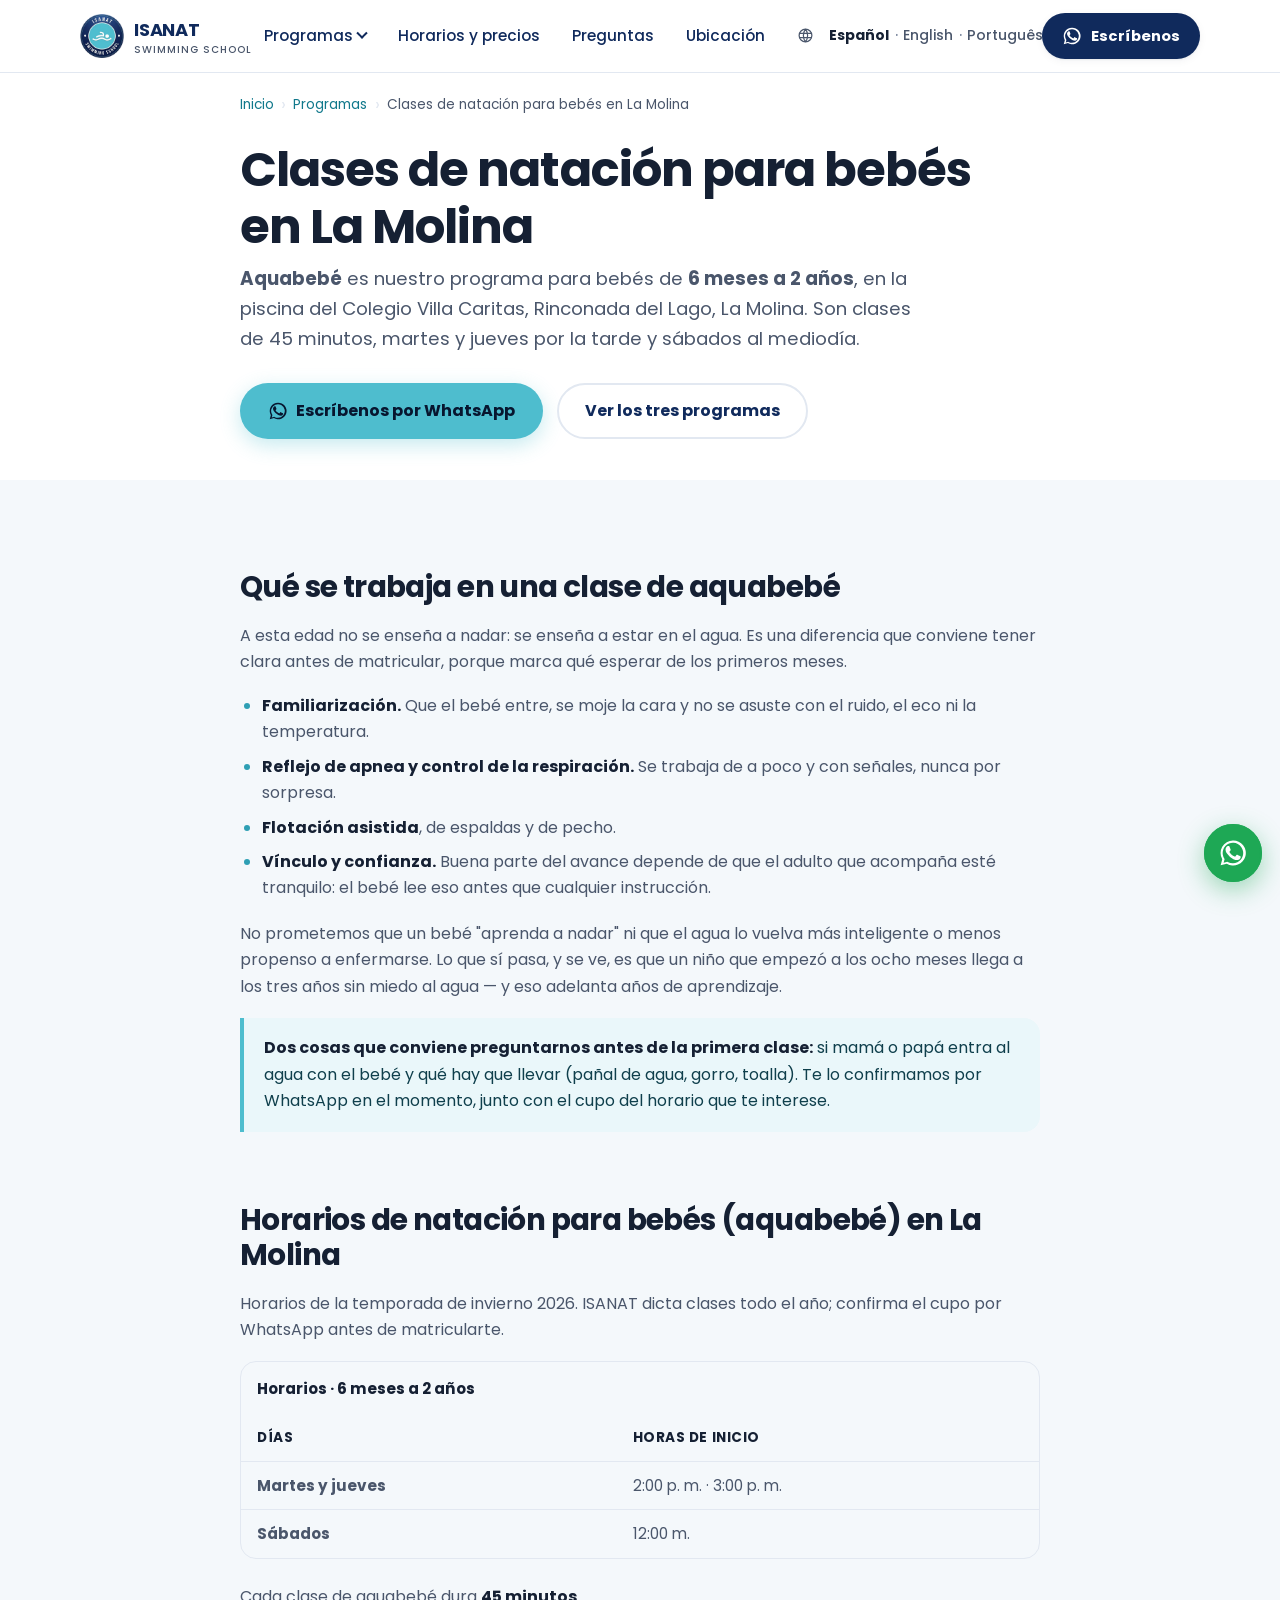
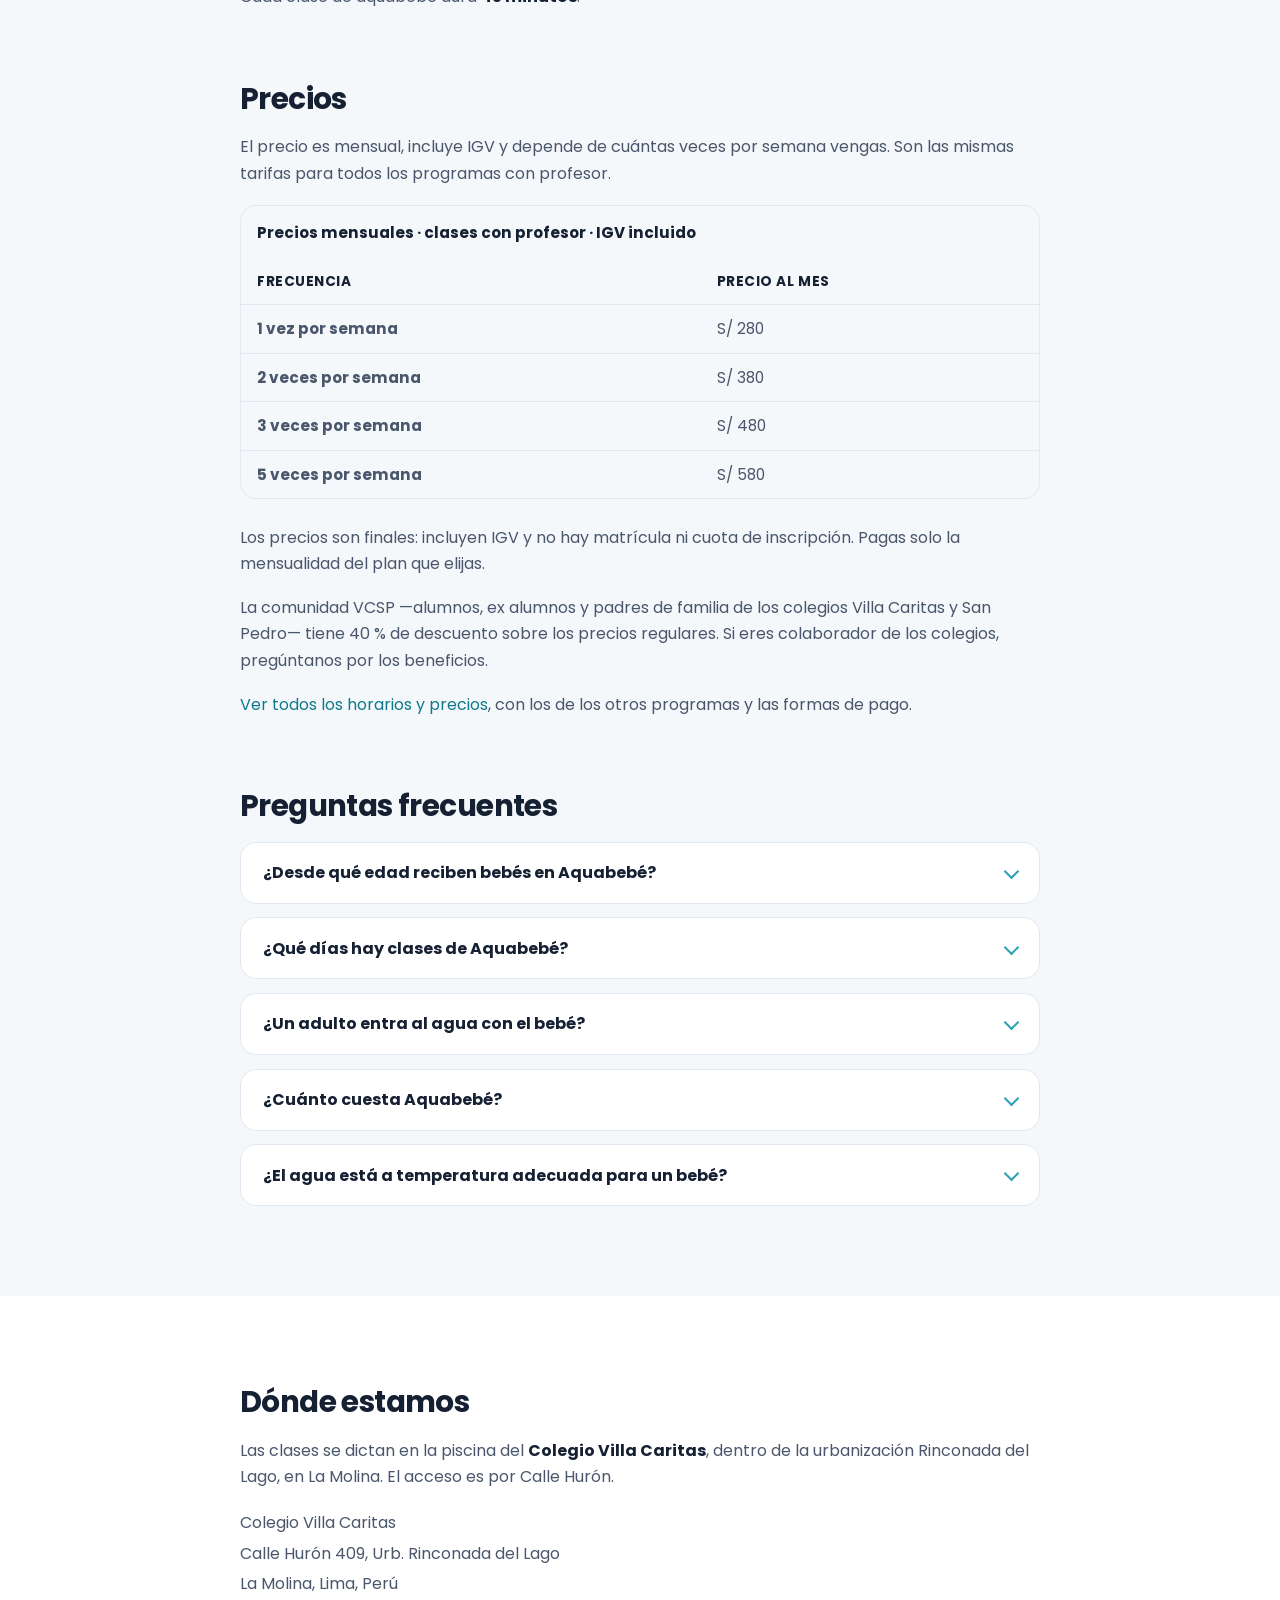
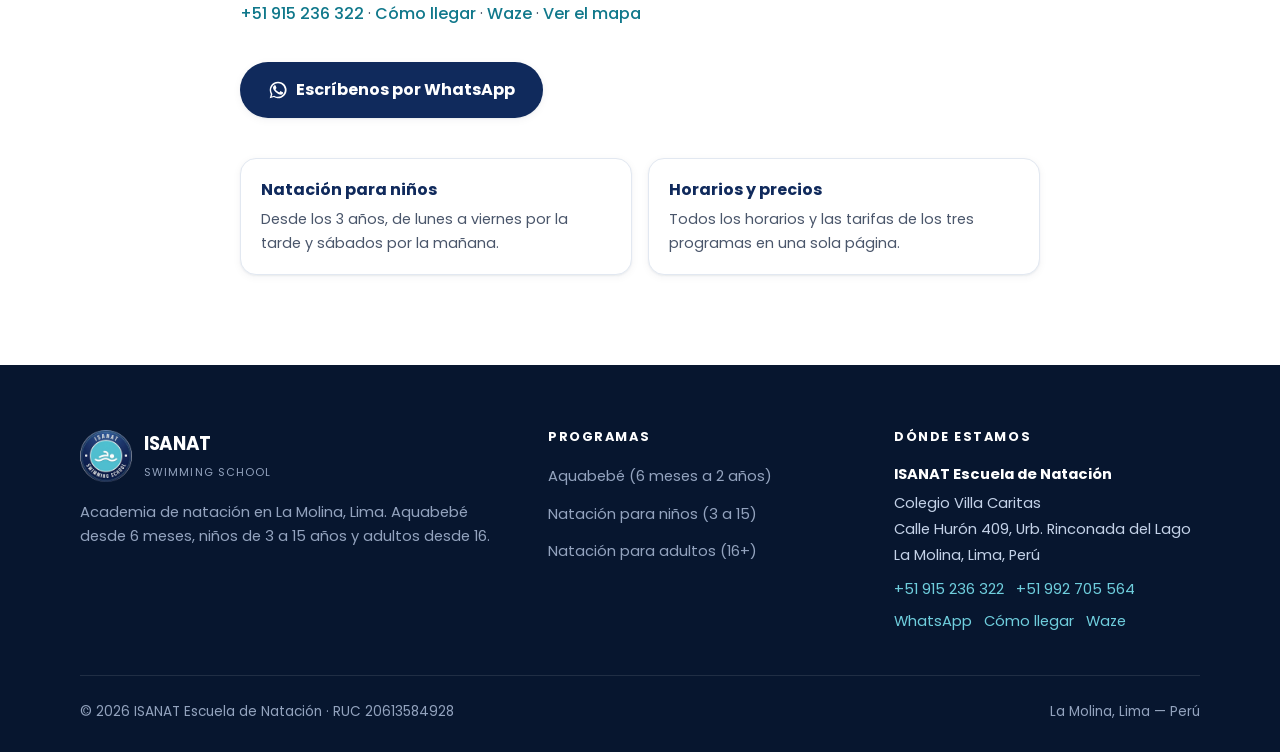
<file: natacion-para-bebes-la-molina/index.html>
<!DOCTYPE html>
<html lang="es-PE">
<head>
<meta charset="UTF-8">
<meta name="viewport" content="width=device-width, initial-scale=1">

<!-- ISANAT v1.5.1 · marcador de version: con Ctrl+U en el sitio publicado se ve
     que version esta realmente desplegada. Tiene que coincidir con el archivo
     VERSION del repo y con el nombre del zip de la entrega. -->
<meta name="version" content="1.5.1">

<title>Natación para Bebés en La Molina | ISANAT</title>
<meta name="description" content="Aquabebé en La Molina: clases de natación para bebés de 6 meses a 2 años, martes, jueves y sábados. Piscina del Colegio Villa Caritas.">
<link rel="canonical" href="https://isanat.pe/natacion-para-bebes-la-molina/">
<meta name="robots" content="index, follow, max-image-preview:large">
<meta name="author" content="ISANAT Escuela de Natación">
<meta name="theme-color" content="#102A5C">

<!-- GEO — ⚠️ coordenadas APROXIMADAS de la zona Rinconada del Lago.
     Reemplazar por las reales al verificar el perfil de Google Business:
     abrir la ficha en Google Maps y copiar los valores tras !3d y !4d.
     Aparecen en tres lugares: geo.position, ICBM y el "geo" del schema. -->
<meta name="geo.region" content="PE-LIM">
<meta name="geo.placename" content="La Molina, Lima, Perú">
<meta name="geo.position" content="-12.0745;-76.9235">
<meta name="ICBM" content="-12.0745, -76.9235">

<meta property="og:type" content="website">
<meta property="og:site_name" content="ISANAT">
<meta property="og:locale" content="es_PE">
<meta property="og:title" content="Natación para Bebés en La Molina | ISANAT">
<meta property="og:description" content="Aquabebé en La Molina: clases de natación para bebés de 6 meses a 2 años, martes, jueves y sábados. Piscina del Colegio Villa Caritas.">
<meta property="og:url" content="https://isanat.pe/natacion-para-bebes-la-molina/">
<meta property="og:image" content="https://isanat.pe/img/og-image.jpg">
<meta property="og:image:width" content="1200">
<meta property="og:image:height" content="630">
<meta property="og:image:alt" content="ISANAT Escuela de Natación — La Molina, Lima">
<meta name="twitter:card" content="summary_large_image">
<meta name="twitter:title" content="Natación para Bebés en La Molina | ISANAT">
<meta name="twitter:description" content="Aquabebé en La Molina: clases de natación para bebés de 6 meses a 2 años, martes, jueves y sábados. Piscina del Colegio Villa Caritas.">
<meta name="twitter:image" content="https://isanat.pe/img/og-image.jpg">

<link rel="icon" href="/favicon.ico" sizes="any">
<link rel="icon" type="image/png" sizes="32x32" href="/img/favicon-32.png">
<link rel="apple-touch-icon" href="/img/apple-touch-icon.png">
<link rel="manifest" href="/site.webmanifest">

<link rel="preload" href="/fonts/poppins-700.woff2" as="font" type="font/woff2" crossorigin>
<link rel="preload" href="/fonts/poppins-400.woff2" as="font" type="font/woff2" crossorigin>
<link rel="stylesheet" href="/css/site.v4.css">

<!-- Speculation Rules: al pasar el raton o tocar un enlace interno, el navegador
     descarga la pagina destino por adelantado. La navegacion entre paginas pasa a
     ser casi instantanea y mejora el INP medido en campo.
     Se usa PREFETCH y no PRERENDER a proposito: prerender ejecutaria el JS de la
     pagina destino, y con ello GA4 podria contar visitas a paginas que nadie llego
     a abrir. Con la linea base de analitica todavia sin construir, ensuciarla es
     mas caro que el milisegundo que se gana. Revisar cuando haya datos propios. -->
<script type="speculationrules">
{"prefetch":[{"where":{"href_matches":"/*"},"eagerness":"moderate"}]}
</script>
<script type="application/ld+json">
{
  "@context": "https://schema.org",
  "@graph": [
    {
      "@type": [
        "LocalBusiness",
        "SportsActivityLocation"
      ],
      "@id": "https://isanat.pe/#business",
      "name": "ISANAT Escuela de Natación",
      "alternateName": "ISANAT Swimming School",
      "description": "Academia de natación en La Molina, Lima. Clases con profesor para bebés desde 6 meses (Aquabebé), niños de 3 a 15 años y adultos desde 16, en la piscina del Colegio Villa Caritas, Urb. Rinconada del Lago.",
      "url": "https://isanat.pe/",
      "image": [
        "https://isanat.pe/img/og-image.jpg"
      ],
      "telephone": "+51915236322",
      "logo": "https://isanat.pe/img/logo.png",
      "address": {
        "@type": "PostalAddress",
        "streetAddress": "Calle Hurón 409, Urb. Rinconada del Lago (Colegio Villa Caritas)",
        "addressLocality": "La Molina",
        "addressRegion": "Lima",
        "addressCountry": "PE"
      },
      "geo": {
        "@type": "GeoCoordinates",
        "latitude": "-12.0745",
        "longitude": "-76.9235"
      },
      "hasMap": "https://www.google.com/maps/search/?api=1&amp;query=Colegio%20Villa%20Caritas%2C%20Calle%20Hur%C3%B3n%20409%2C%20Urb.%20Rinconada%20del%20Lago%2C%20La%20Molina%2C%20Lima%2C%20Per%C3%BA",
      "areaServed": [
        {
          "@type": "City",
          "name": "La Molina"
        },
        {
          "@type": "City",
          "name": "Lima"
        }
      ],
      "currenciesAccepted": "PEN",
      "priceRange": "S/ 280 - S/ 580",
      "paymentAccepted": "Efectivo, transferencia bancaria, Yape",
      "openingHoursSpecification": [
        {
          "@type": "OpeningHoursSpecification",
          "dayOfWeek": [
            "Monday",
            "Tuesday",
            "Wednesday",
            "Thursday",
            "Friday"
          ],
          "opens": "06:00",
          "closes": "08:00"
        },
        {
          "@type": "OpeningHoursSpecification",
          "dayOfWeek": [
            "Monday",
            "Tuesday",
            "Wednesday",
            "Thursday",
            "Friday"
          ],
          "opens": "14:00",
          "closes": "21:00"
        },
        {
          "@type": "OpeningHoursSpecification",
          "dayOfWeek": [
            "Saturday"
          ],
          "opens": "06:00",
          "closes": "13:00"
        }
      ],
      "potentialAction": {
        "@type": "CommunicateAction",
        "name": "Escribir por WhatsApp",
        "target": "https://wa.me/51915236322"
      }
    },
    {
      "@type": "Service",
      "@id": "https://isanat.pe/natacion-para-bebes-la-molina/#service",
      "name": "Clases de natación para bebés (Aquabebé) en La Molina",
      "serviceType": "Clases de natación para bebés (Aquabebé)",
      "provider": {
        "@id": "https://isanat.pe/#business"
      },
      "areaServed": [
        {
          "@type": "City",
          "name": "La Molina"
        },
        {
          "@type": "City",
          "name": "Lima"
        }
      ],
      "url": "https://isanat.pe/natacion-para-bebes-la-molina/",
      "audience": {
        "@type": "PeopleAudience",
        "suggestedMinAge": 0.5,
        "suggestedMaxAge": 2,
        "audienceType": "Bebés de 6 meses a 2 años"
      },
      "offers": {
        "@type": "Offer",
        "priceCurrency": "PEN",
        "price": "280",
        "priceSpecification": {
          "@type": "UnitPriceSpecification",
          "minPrice": 280,
          "maxPrice": 580,
          "priceCurrency": "PEN",
          "referenceQuantity": {
            "@type": "QuantitativeValue",
            "value": 1,
            "unitCode": "MON"
          }
        },
        "availability": "https://schema.org/InStock",
        "valueAddedTaxIncluded": true,
        "url": "https://isanat.pe/horarios-y-precios/"
      },
      "availableChannel": {
        "@type": "ServiceChannel",
        "serviceUrl": "https://wa.me/51915236322",
        "servicePhone": {
          "@type": "ContactPoint",
          "telephone": "+51915236322",
          "contactType": "customer service",
          "areaServed": "PE",
          "availableLanguage": "Spanish"
        }
      }
    },
    {
      "@type": "FAQPage",
      "mainEntity": [
        {
          "@type": "Question",
          "name": "¿Desde qué edad reciben bebés en Aquabebé?",
          "acceptedAnswer": {
            "@type": "Answer",
            "text": "Desde los 6 meses y hasta los 2 años. A partir de los 3 años pasa al programa de niños, que tiene horarios de lunes a viernes por la tarde y sábados por la mañana."
          }
        },
        {
          "@type": "Question",
          "name": "¿Qué días hay clases de Aquabebé?",
          "acceptedAnswer": {
            "@type": "Answer",
            "text": "Martes y jueves a las 2:00 p. m. y a las 3:00 p. m., y sábados a las 12:00 m. Cada clase dura 45 minutos."
          }
        },
        {
          "@type": "Question",
          "name": "¿Un adulto entra al agua con el bebé?",
          "acceptedAnswer": {
            "@type": "Answer",
            "text": "Confírmanoslo por WhatsApp al +51 915 236 322 antes de la primera clase, junto con lo que hay que llevar. Preferimos decírtelo con exactitud según el horario y el grupo."
          }
        },
        {
          "@type": "Question",
          "name": "¿Cuánto cuesta Aquabebé?",
          "acceptedAnswer": {
            "@type": "Answer",
            "text": "Rige la misma tarifa mensual que el resto de programas con profesor: S/ 280 al mes por una vez a la semana, S/ 380 por dos y S/ 480 por tres, con IGV incluido. No hay matrícula, y la comunidad VCSP tiene 40 % de descuento."
          }
        },
        {
          "@type": "Question",
          "name": "¿El agua está a temperatura adecuada para un bebé?",
          "acceptedAnswer": {
            "@type": "Answer",
            "text": "La piscina está calificada como piscina saludable por el Ministerio de Salud. Si quieres el dato exacto de temperatura del agua, escríbenos y te lo confirmamos antes de matricularte."
          }
        }
      ]
    },
    {
      "@type": "BreadcrumbList",
      "itemListElement": [
        {
          "@type": "ListItem",
          "position": 1,
          "name": "Inicio",
          "item": "https://isanat.pe/"
        },
        {
          "@type": "ListItem",
          "position": 2,
          "name": "Programas",
          "item": "https://isanat.pe/#programas"
        },
        {
          "@type": "ListItem",
          "position": 3,
          "name": "Clases de natación para bebés en La Molina"
        }
      ]
    }
  ]
}
</script>

<script async src="https://www.googletagmanager.com/gtag/js?id=G-2J8YN9N4J3"></script>
<script>
  window.dataLayer = window.dataLayer || [];
  function gtag(){dataLayer.push(arguments);}
  gtag('js', new Date());
  gtag('config', 'G-2J8YN9N4J3');
</script>

<!-- Meta Pixel — con guarda: sin ID no dispara nada y no rompe nada. -->
<script>
  var PIXEL_ID = ''; /* TODO: pegar aquí el ID de 15-16 dígitos cuando exista */
  if (PIXEL_ID) {
    !function(f,b,e,v,n,t,s){if(f.fbq)return;n=f.fbq=function(){n.callMethod?
    n.callMethod.apply(n,arguments):n.queue.push(arguments)};if(!f._fbq)f._fbq=n;
    n.push=n;n.loaded=!0;n.version='2.0';n.queue=[];t=b.createElement(e);t.async=!0;
    t.src=v;s=b.getElementsByTagName(e)[0];s.parentNode.insertBefore(t,s)}
    (window,document,'script','https://connect.facebook.net/en_US/fbevents.js');
    fbq('init', PIXEL_ID); fbq('track','PageView');
  }
</script>
</head>
<body class="has-cta-bar" data-pagina="bebes">
<a class="skip" href="#main">Saltar al contenido</a>

<header class="hdr">
  <div class="wrap hdr__in">
    <a class="brand" href="/" aria-label="ISANAT — inicio">
      <img src="/img/logo.webp" width="44" height="44" alt="Logo de ISANAT Escuela de Natación" fetchpriority="high">
      <span>ISANAT<small>Swimming School</small></span>
    </a>

    <nav class="nav" id="nav" aria-label="Navegación principal">
      <details class="nav__group">
        <summary>Programas</summary>
        <ul class="nav__sub">
        <li><a href="/natacion-para-bebes-la-molina/" aria-current="page">Aquabebé (6 meses a 2 años)</a></li>
        <li><a href="/natacion-para-ninos-la-molina/">Natación para niños (3 a 15)</a></li>
        <li><a href="/natacion-para-adultos-la-molina/">Natación para adultos (16+)</a></li>
        </ul>
      </details>
      <a href="/horarios-y-precios/">Horarios y precios</a>
      <a href="/#preguntas">Preguntas</a>
      <a href="/#ubicacion">Ubicación</a>
      <div class="lang" role="group" aria-label="Cambiar idioma">
        <svg class="lang__ico" viewBox="0 0 24 24" fill="none" stroke="currentColor" stroke-width="1.7" aria-hidden="true"><circle cx="12" cy="12" r="9"/><path d="M3.2 9h17.6M3.2 15h17.6M12 3a15 15 0 0 1 0 18M12 3a15 15 0 0 0 0 18"/></svg>
        <span class="lang__now" lang="es" aria-current="true">Español</span>
        <a href="/en/" hreflang="en" lang="en">English</a>
        <a href="/pt/" hreflang="pt" lang="pt">Português</a>
      </div>
      <a class="btn btn--primary btn--sm" href="https://wa.me/51915236322?text=Hola%2C%20vengo%20de%20la%20web%20de%20ISANAT%20y%20quisiera%20m%C3%A1s%20informaci%C3%B3n."
   target="_blank" rel="noopener" data-event="whatsapp_click" data-origen="menu_movil">Escríbenos</a>
    </nav>

    <div class="hdr__cta">
      <a class="btn btn--navy btn--sm" href="https://wa.me/51915236322?text=Hola%2C%20vengo%20de%20la%20web%20de%20ISANAT%20y%20quisiera%20m%C3%A1s%20informaci%C3%B3n."
   target="_blank" rel="noopener" data-event="whatsapp_click" data-origen="header"><svg viewBox="0 0 24 24" fill="currentColor" aria-hidden="true"><path d="M17.5 14.4c-.3-.1-1.7-.9-2-1s-.5-.1-.7.1-.7 1-.9 1.2-.3.2-.6.1a8.1 8.1 0 0 1-2.4-1.5 9 9 0 0 1-1.7-2c-.1-.3 0-.5.1-.6l.5-.5.3-.5c.1-.2 0-.4 0-.5L9.2 6.9c-.2-.6-.5-.5-.7-.5h-.6a1.1 1.1 0 0 0-.8.4A3.3 3.3 0 0 0 6 9.3a5.8 5.8 0 0 0 1.2 3.1 13.2 13.2 0 0 0 5.1 4.5 8.3 8.3 0 0 0 3.6.7 3 3 0 0 0 2-1.4 2.5 2.5 0 0 0 .2-1.4c-.1-.1-.3-.2-.6-.4Z"/><path d="M12 2a10 10 0 0 0-8.6 15l-1.3 4.8 4.9-1.3A10 10 0 1 0 12 2Zm0 18.2a8.2 8.2 0 0 1-4.2-1.1l-.3-.2-3 .8.8-2.9-.2-.3A8.2 8.2 0 1 1 12 20.2Z"/></svg>Escríbenos</a>
      <button class="burger" id="burger" aria-label="Abrir menú" aria-expanded="false" aria-controls="nav">
        <svg viewBox="0 0 24 24" fill="none" stroke="currentColor" stroke-width="2" stroke-linecap="round" aria-hidden="true"><path d="M4 7h16M4 12h16M4 17h16"/></svg>
      </button>
    </div>
  </div>
</header>
<nav class="crumbs" aria-label="Migas de pan">
  <div class="wrap wrap--narrow">
    <ol>
      <li><a href="/">Inicio</a></li>
      <li><a href="/#programas">Programas</a></li>
      <li><span aria-current="page">Clases de natación para bebés en La Molina</span></li>
    </ol>
  </div>
</nav>

<main id="main">
  <section class="section page-head">
    <div class="wrap wrap--narrow">
      <h1>Clases de natación para bebés en La Molina</h1>
      <p class="lead"><strong>Aquabebé</strong> es nuestro programa para bebés de <strong>6 meses a 2 años</strong>, en la piscina del Colegio Villa Caritas, Rinconada del Lago, La Molina. Son clases de 45 minutos, martes y jueves por la tarde y sábados al mediodía.</p>
      <div class="hero__actions">
        <a class="btn btn--primary" href="https://wa.me/51915236322?text=Hola%2C%20quisiera%20informaci%C3%B3n%20sobre%20Aquabeb%C3%A9%20en%20ISANAT%20%28Villa%20Caritas%2C%20La%20Molina%29.%20Mi%20beb%C3%A9%20tiene%20___%20meses."
   target="_blank" rel="noopener" data-event="whatsapp_click" data-origen="hero"><svg viewBox="0 0 24 24" fill="currentColor" aria-hidden="true"><path d="M17.5 14.4c-.3-.1-1.7-.9-2-1s-.5-.1-.7.1-.7 1-.9 1.2-.3.2-.6.1a8.1 8.1 0 0 1-2.4-1.5 9 9 0 0 1-1.7-2c-.1-.3 0-.5.1-.6l.5-.5.3-.5c.1-.2 0-.4 0-.5L9.2 6.9c-.2-.6-.5-.5-.7-.5h-.6a1.1 1.1 0 0 0-.8.4A3.3 3.3 0 0 0 6 9.3a5.8 5.8 0 0 0 1.2 3.1 13.2 13.2 0 0 0 5.1 4.5 8.3 8.3 0 0 0 3.6.7 3 3 0 0 0 2-1.4 2.5 2.5 0 0 0 .2-1.4c-.1-.1-.3-.2-.6-.4Z"/><path d="M12 2a10 10 0 0 0-8.6 15l-1.3 4.8 4.9-1.3A10 10 0 1 0 12 2Zm0 18.2a8.2 8.2 0 0 1-4.2-1.1l-.3-.2-3 .8.8-2.9-.2-.3A8.2 8.2 0 1 1 12 20.2Z"/></svg>Escríbenos por WhatsApp</a>
        <a class="btn btn--outline" href="/#programas" data-event="ver_programas_click" data-origen="hero">Ver los tres programas</a>
      </div>
    </div>
  </section>

  <section class="section section--soft">
    <div class="wrap wrap--narrow">
      <div class="prose">

      <h2>Qué se trabaja en una clase de aquabebé</h2>
      <p>A esta edad no se enseña a nadar: se enseña a estar en el agua. Es una diferencia
         que conviene tener clara antes de matricular, porque marca qué esperar de los
         primeros meses.</p>
      <ul>
        <li><strong>Familiarización.</strong> Que el bebé entre, se moje la cara y no se
            asuste con el ruido, el eco ni la temperatura.</li>
        <li><strong>Reflejo de apnea y control de la respiración.</strong> Se trabaja de a
            poco y con señales, nunca por sorpresa.</li>
        <li><strong>Flotación asistida</strong>, de espaldas y de pecho.</li>
        <li><strong>Vínculo y confianza.</strong> Buena parte del avance depende de que el
            adulto que acompaña esté tranquilo: el bebé lee eso antes que cualquier
            instrucción.</li>
      </ul>
      <p>No prometemos que un bebé "aprenda a nadar" ni que el agua lo vuelva más
         inteligente o menos propenso a enfermarse. Lo que sí pasa, y se ve, es que un
         niño que empezó a los ocho meses llega a los tres años sin miedo al agua — y
         eso adelanta años de aprendizaje.</p>

      <div class="callout">
        <p><strong>Dos cosas que conviene preguntarnos antes de la primera clase:</strong>
           si mamá o papá entra al agua con el bebé y qué hay que llevar (pañal de agua,
           gorro, toalla). Te lo confirmamos por WhatsApp en el momento, junto con el cupo
           del horario que te interese.</p>
      </div>

      <h2>Horarios de natación para bebés (aquabebé) en La Molina</h2>
      <p>Horarios de la temporada de invierno 2026. ISANAT dicta clases todo el año; confirma el cupo por WhatsApp antes de matricularte.</p>
      <div class="table-wrap">
    <table>
      <caption>Horarios · 6 meses a 2 años</caption>
      <thead><tr><th scope="col">Días</th><th scope="col">Horas de inicio</th></tr></thead>
      <tbody>
        <tr><th scope="row">Martes y jueves</th><td>2:00 p. m. · 3:00 p. m.</td></tr>
        <tr><th scope="row">Sábados</th><td>12:00 m.</td></tr>
      </tbody>
    </table>
  </div>
  <p>Cada clase de aquabebé dura <strong>45 minutos</strong>.</p>

      <h2>Precios</h2>
      <p>El precio es mensual, incluye IGV y depende de cuántas veces por semana
         vengas. Son las mismas tarifas para todos los programas con profesor.</p>
      <div class="table-wrap">
    <table>
      <caption>Precios mensuales · clases con profesor · IGV incluido</caption>
      <thead><tr><th scope="col">Frecuencia</th><th scope="col">Precio al mes</th></tr></thead>
      <tbody>
        <tr><th scope="row">1 vez por semana</th><td>S/ 280</td></tr>
        <tr><th scope="row">2 veces por semana</th><td>S/ 380</td></tr>
        <tr><th scope="row">3 veces por semana</th><td>S/ 480</td></tr>
        <tr><th scope="row">5 veces por semana</th><td>S/ 580</td></tr>
      </tbody>
    </table>
  </div>
  <p>Los precios son finales: incluyen IGV y no hay matrícula ni cuota de inscripción. Pagas solo la mensualidad del plan que elijas.</p>
      <p>La comunidad VCSP —alumnos, ex alumnos y padres de familia de los colegios Villa Caritas y San Pedro— tiene 40 % de descuento sobre los precios regulares. Si eres colaborador de los colegios, pregúntanos por los beneficios.</p>
      <p><a href="/horarios-y-precios/" data-event="ver_horarios_click" data-origen="cuerpo">Ver todos los horarios y precios</a>, con los de los otros programas y las formas de pago.</p>

      <h2>Preguntas frecuentes</h2>
      </div>
      <div class="faq">
        <details>
          <summary>¿Desde qué edad reciben bebés en Aquabebé?</summary>
          <div class="faq__a"><p>Desde los 6 meses y hasta los 2 años. A partir de los 3 años pasa al programa de niños, que tiene horarios de lunes a viernes por la tarde y sábados por la mañana.</p></div>
        </details>
        <details>
          <summary>¿Qué días hay clases de Aquabebé?</summary>
          <div class="faq__a"><p>Martes y jueves a las 2:00 p. m. y a las 3:00 p. m., y sábados a las 12:00 m. Cada clase dura 45 minutos.</p></div>
        </details>
        <details>
          <summary>¿Un adulto entra al agua con el bebé?</summary>
          <div class="faq__a"><p>Confírmanoslo por WhatsApp al +51 915 236 322 antes de la primera clase, junto con lo que hay que llevar. Preferimos decírtelo con exactitud según el horario y el grupo.</p></div>
        </details>
        <details>
          <summary>¿Cuánto cuesta Aquabebé?</summary>
          <div class="faq__a"><p>Rige la misma tarifa mensual que el resto de programas con profesor: S/ 280 al mes por una vez a la semana, S/ 380 por dos y S/ 480 por tres, con IGV incluido. No hay matrícula, y la comunidad VCSP tiene 40 % de descuento.</p></div>
        </details>
        <details>
          <summary>¿El agua está a temperatura adecuada para un bebé?</summary>
          <div class="faq__a"><p>La piscina está calificada como piscina saludable por el Ministerio de Salud. Si quieres el dato exacto de temperatura del agua, escríbenos y te lo confirmamos antes de matricularte.</p></div>
        </details>
      </div>
    </div>
  </section>

  <section class="section">
    <div class="wrap wrap--narrow">
      <div class="prose">
      <h2>Dónde estamos</h2>
      <p>Las clases se dictan en la piscina del <strong>Colegio Villa Caritas</strong>, dentro de la
         urbanización Rinconada del Lago, en La Molina. El acceso es por Calle Hurón.</p>
      <p class="nap-body">
        Colegio Villa Caritas<br>
        Calle Hurón 409, Urb. Rinconada del Lago<br>
        La Molina, Lima, Perú<br>
        <a href="tel:+51915236322" data-event="tel_click" data-origen="ubicacion">+51 915 236 322</a> ·
        <a href="https://www.google.com/maps/search/?api=1&amp;query=Colegio%20Villa%20Caritas%2C%20Calle%20Hur%C3%B3n%20409%2C%20Urb.%20Rinconada%20del%20Lago%2C%20La%20Molina%2C%20Lima%2C%20Per%C3%BA" target="_blank" rel="noopener" data-event="como_llegar_click" data-origen="ubicacion">Cómo llegar</a> ·
        <a href="https://waze.com/ul?q=Colegio%20Villa%20Caritas%2C%20Calle%20Hur%C3%B3n%20409%2C%20Urb.%20Rinconada%20del%20Lago%2C%20La%20Molina%2C%20Lima%2C%20Per%C3%BA&amp;navigate=yes" target="_blank" rel="noopener" data-event="waze_click" data-origen="ubicacion">Waze</a> ·
        <a href="/#ubicacion">Ver el mapa</a>
      </p>
      </div>
      <div class="bloque-cierre">
        <a class="btn btn--navy" href="https://wa.me/51915236322?text=Hola%2C%20quisiera%20matricular%20a%20mi%20beb%C3%A9%20en%20Aquabeb%C3%A9%20de%20ISANAT.%20Tiene%20___%20meses%20y%20me%20acomoda%20el%20horario%20de%20___."
   target="_blank" rel="noopener" data-event="whatsapp_click" data-origen="cierre"><svg viewBox="0 0 24 24" fill="currentColor" aria-hidden="true"><path d="M17.5 14.4c-.3-.1-1.7-.9-2-1s-.5-.1-.7.1-.7 1-.9 1.2-.3.2-.6.1a8.1 8.1 0 0 1-2.4-1.5 9 9 0 0 1-1.7-2c-.1-.3 0-.5.1-.6l.5-.5.3-.5c.1-.2 0-.4 0-.5L9.2 6.9c-.2-.6-.5-.5-.7-.5h-.6a1.1 1.1 0 0 0-.8.4A3.3 3.3 0 0 0 6 9.3a5.8 5.8 0 0 0 1.2 3.1 13.2 13.2 0 0 0 5.1 4.5 8.3 8.3 0 0 0 3.6.7 3 3 0 0 0 2-1.4 2.5 2.5 0 0 0 .2-1.4c-.1-.1-.3-.2-.6-.4Z"/><path d="M12 2a10 10 0 0 0-8.6 15l-1.3 4.8 4.9-1.3A10 10 0 1 0 12 2Zm0 18.2a8.2 8.2 0 0 1-4.2-1.1l-.3-.2-3 .8.8-2.9-.2-.3A8.2 8.2 0 1 1 12 20.2Z"/></svg>Escríbenos por WhatsApp</a>
      </div>
  <ul class="crosslinks">
    <li><a href="/natacion-para-ninos-la-molina/" data-event="ver_programa_click" data-origen="crosslink_ninos">Natación para niños<span>Desde los 3 años, de lunes a viernes por la tarde y sábados por la mañana.</span></a></li>
    <li><a href="/horarios-y-precios/" data-event="ver_programa_click" data-origen="crosslink_precios">Horarios y precios<span>Todos los horarios y las tarifas de los tres programas en una sola página.</span></a></li>
  </ul>
    </div>
  </section>
</main>

<footer class="ft">
  <div class="wrap">
    <div class="ft__grid">
      <div>
        <div class="ft__brand">
          <img src="/img/logo.webp" width="52" height="52" alt="Logo de ISANAT Escuela de Natación" loading="lazy" decoding="async">
          <span><strong>ISANAT</strong><small>Swimming School</small></span>
        </div>
        <p>Academia de natación en La Molina, Lima. Aquabebé desde 6 meses, niños de 3 a 15 años y adultos desde 16.</p>
      </div>

      <div>
        <h3>Programas</h3>
        <ul class="ft__links">
          <li><a href="/natacion-para-bebes-la-molina/">Aquabebé (6 meses a 2 años)</a></li>
          <li><a href="/natacion-para-ninos-la-molina/">Natación para niños (3 a 15)</a></li>
          <li><a href="/natacion-para-adultos-la-molina/">Natación para adultos (16+)</a></li>
        </ul>
      </div>

      <div>
        <h3>Dónde estamos</h3>
        <address class="nap">
          <strong>ISANAT Escuela de Natación</strong>
          Colegio Villa Caritas<br>
          Calle Hurón 409, Urb. Rinconada del Lago<br>
          La Molina, Lima, Perú
          <span class="nap__links">
            <a href="tel:+51915236322" data-event="tel_click" data-origen="footer">+51 915 236 322</a>
            <a href="tel:+51992705564" data-event="tel_click" data-origen="footer_2">+51 992 705 564</a>
            <a href="https://wa.me/51915236322" target="_blank" rel="noopener" data-event="whatsapp_click" data-origen="footer">WhatsApp</a>
            <a href="https://www.google.com/maps/search/?api=1&amp;query=Colegio%20Villa%20Caritas%2C%20Calle%20Hur%C3%B3n%20409%2C%20Urb.%20Rinconada%20del%20Lago%2C%20La%20Molina%2C%20Lima%2C%20Per%C3%BA" target="_blank" rel="noopener" data-event="como_llegar_click" data-origen="footer">Cómo llegar</a>
            <a href="https://waze.com/ul?q=Colegio%20Villa%20Caritas%2C%20Calle%20Hur%C3%B3n%20409%2C%20Urb.%20Rinconada%20del%20Lago%2C%20La%20Molina%2C%20Lima%2C%20Per%C3%BA&amp;navigate=yes" target="_blank" rel="noopener" data-event="waze_click" data-origen="footer">Waze</a>
          </span>
        </address>
      </div>
    </div>

    <div class="ft__bottom">
      <span>&copy; <span id="year">2026</span> ISANAT Escuela de Natación · RUC 20613584928</span>
      <span>La Molina, Lima — Perú</span>
    </div>
  </div>
</footer>

<a class="wa-float" href="https://wa.me/51915236322?text=Hola%2C%20quisiera%20m%C3%A1s%20informaci%C3%B3n%20sobre%20ISANAT."
   target="_blank" rel="noopener" aria-label="Escríbenos por WhatsApp"
   data-event="whatsapp_click" data-origen="flotante"><svg viewBox="0 0 24 24" fill="currentColor" aria-hidden="true"><path d="M17.5 14.4c-.3-.1-1.7-.9-2-1s-.5-.1-.7.1-.7 1-.9 1.2-.3.2-.6.1a8.1 8.1 0 0 1-2.4-1.5 9 9 0 0 1-1.7-2c-.1-.3 0-.5.1-.6l.5-.5.3-.5c.1-.2 0-.4 0-.5L9.2 6.9c-.2-.6-.5-.5-.7-.5h-.6a1.1 1.1 0 0 0-.8.4A3.3 3.3 0 0 0 6 9.3a5.8 5.8 0 0 0 1.2 3.1 13.2 13.2 0 0 0 5.1 4.5 8.3 8.3 0 0 0 3.6.7 3 3 0 0 0 2-1.4 2.5 2.5 0 0 0 .2-1.4c-.1-.1-.3-.2-.6-.4Z"/><path d="M12 2a10 10 0 0 0-8.6 15l-1.3 4.8 4.9-1.3A10 10 0 1 0 12 2Zm0 18.2a8.2 8.2 0 0 1-4.2-1.1l-.3-.2-3 .8.8-2.9-.2-.3A8.2 8.2 0 1 1 12 20.2Z"/></svg></a>

<div class="cta-bar">
  <a class="btn btn--primary btn--block" href="https://wa.me/51915236322?text=Hola%2C%20quisiera%20matricular%20a%20mi%20beb%C3%A9%20en%20Aquabeb%C3%A9%20de%20ISANAT.%20Tiene%20___%20meses%20y%20me%20acomoda%20el%20horario%20de%20___."
   target="_blank" rel="noopener" data-event="whatsapp_click" data-origen="cta_bar"><svg viewBox="0 0 24 24" fill="currentColor" aria-hidden="true"><path d="M17.5 14.4c-.3-.1-1.7-.9-2-1s-.5-.1-.7.1-.7 1-.9 1.2-.3.2-.6.1a8.1 8.1 0 0 1-2.4-1.5 9 9 0 0 1-1.7-2c-.1-.3 0-.5.1-.6l.5-.5.3-.5c.1-.2 0-.4 0-.5L9.2 6.9c-.2-.6-.5-.5-.7-.5h-.6a1.1 1.1 0 0 0-.8.4A3.3 3.3 0 0 0 6 9.3a5.8 5.8 0 0 0 1.2 3.1 13.2 13.2 0 0 0 5.1 4.5 8.3 8.3 0 0 0 3.6.7 3 3 0 0 0 2-1.4 2.5 2.5 0 0 0 .2-1.4c-.1-.1-.3-.2-.6-.4Z"/><path d="M12 2a10 10 0 0 0-8.6 15l-1.3 4.8 4.9-1.3A10 10 0 1 0 12 2Zm0 18.2a8.2 8.2 0 0 1-4.2-1.1l-.3-.2-3 .8.8-2.9-.2-.3A8.2 8.2 0 1 1 12 20.2Z"/></svg>Escríbenos por WhatsApp</a>
</div>

<script src="/js/site.v2.js" defer></script>
</body>
</html>
</file>
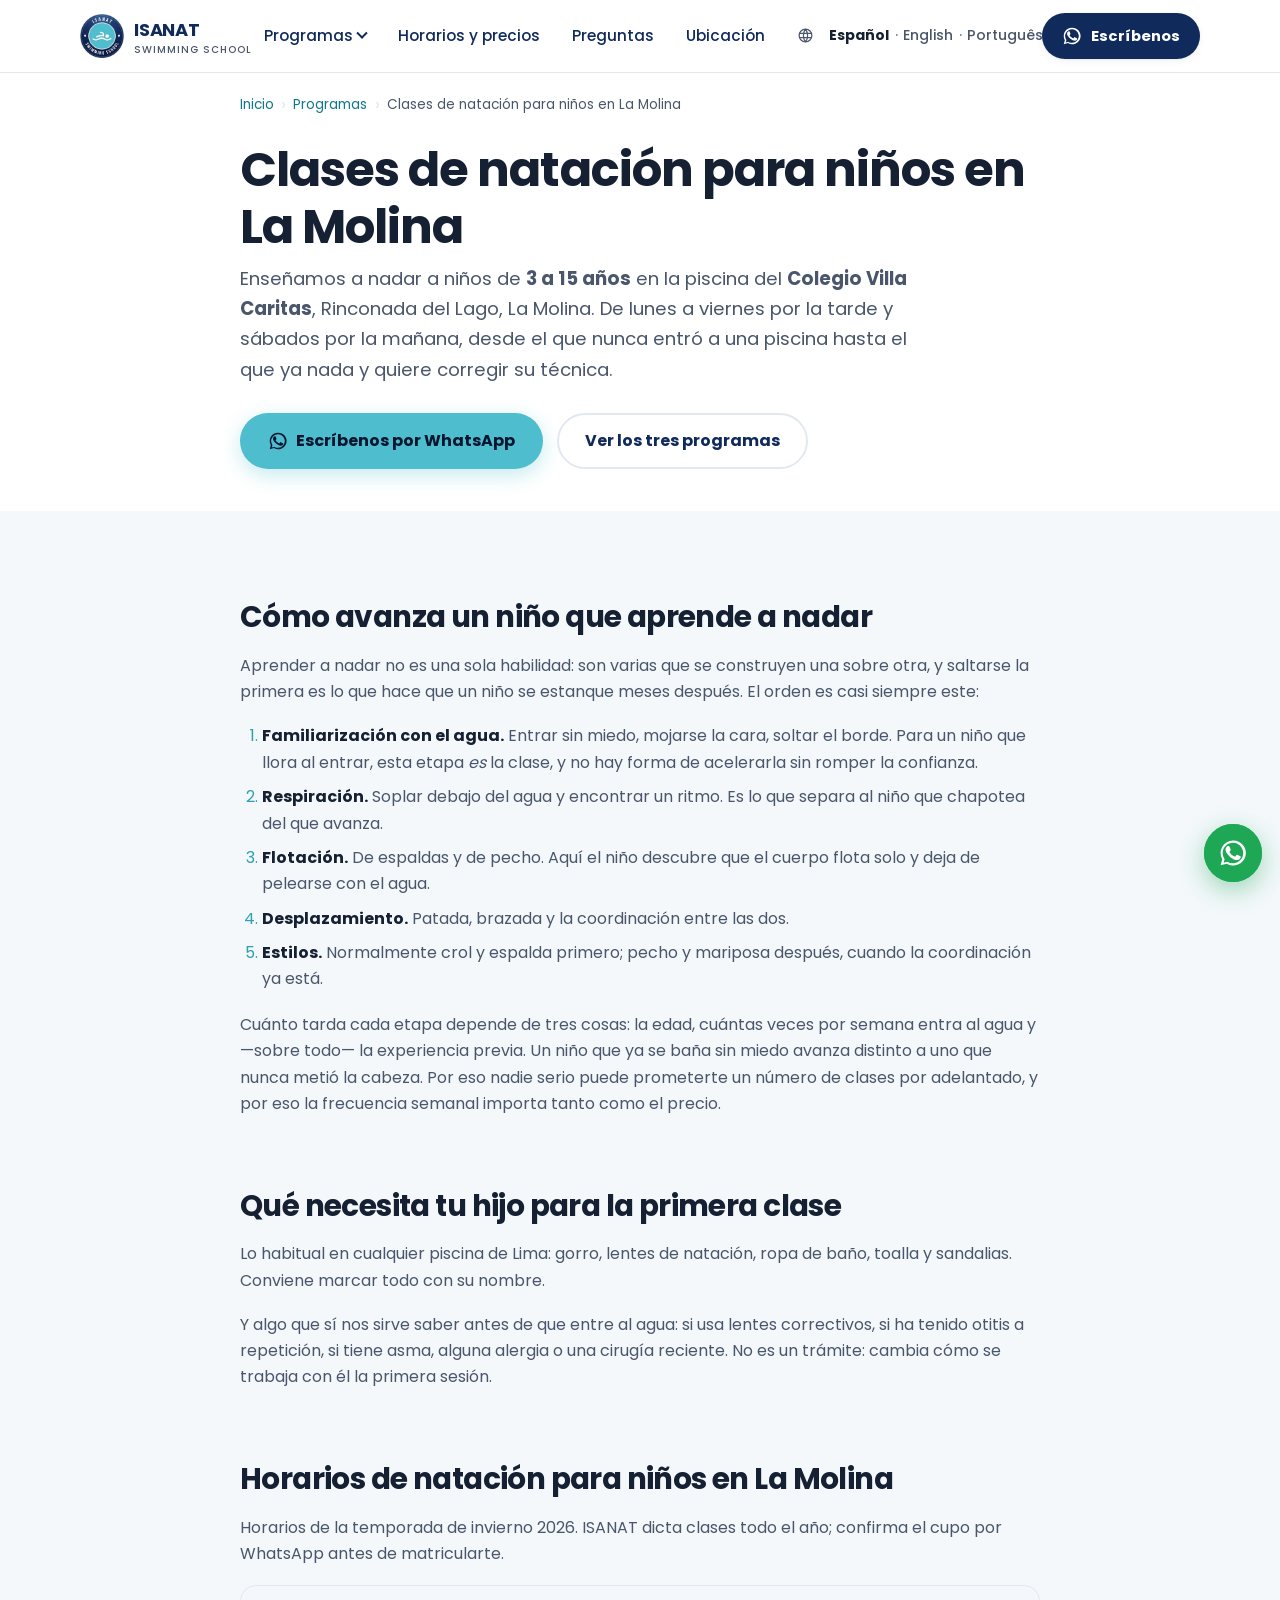
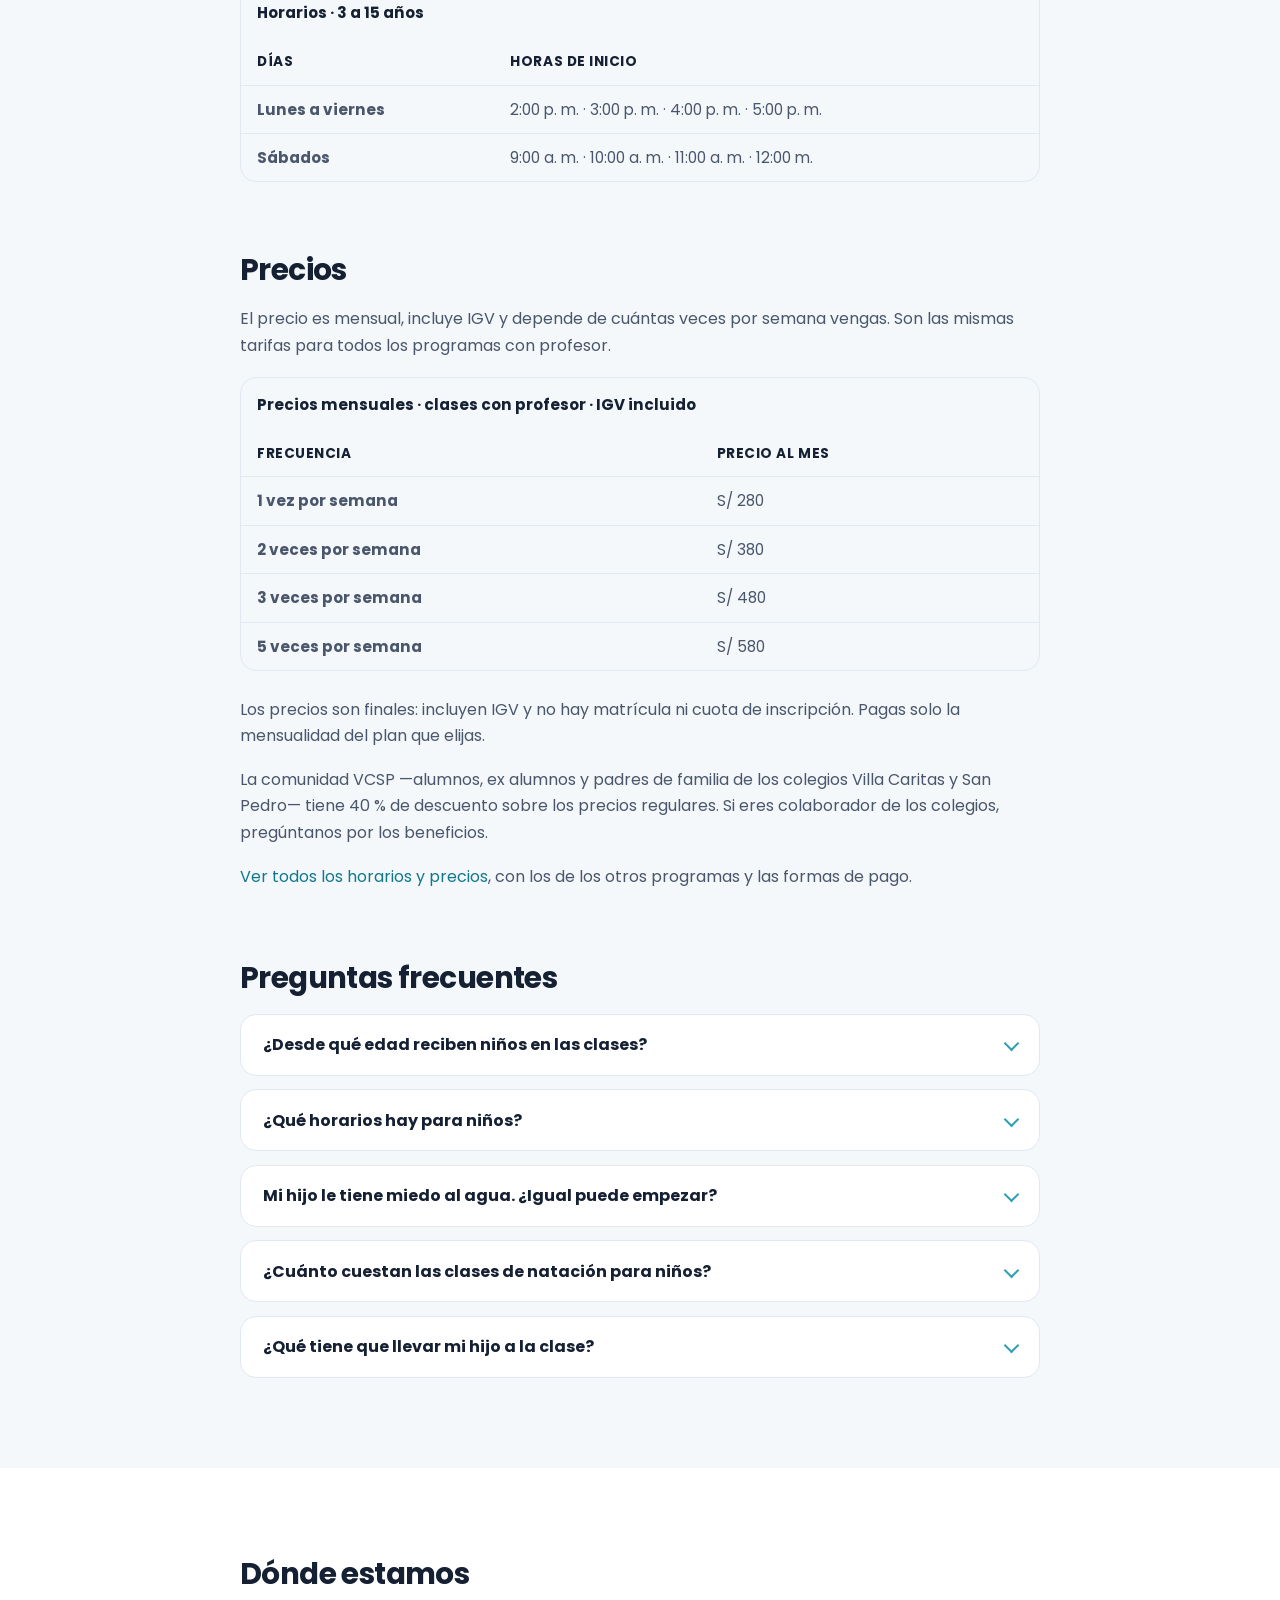
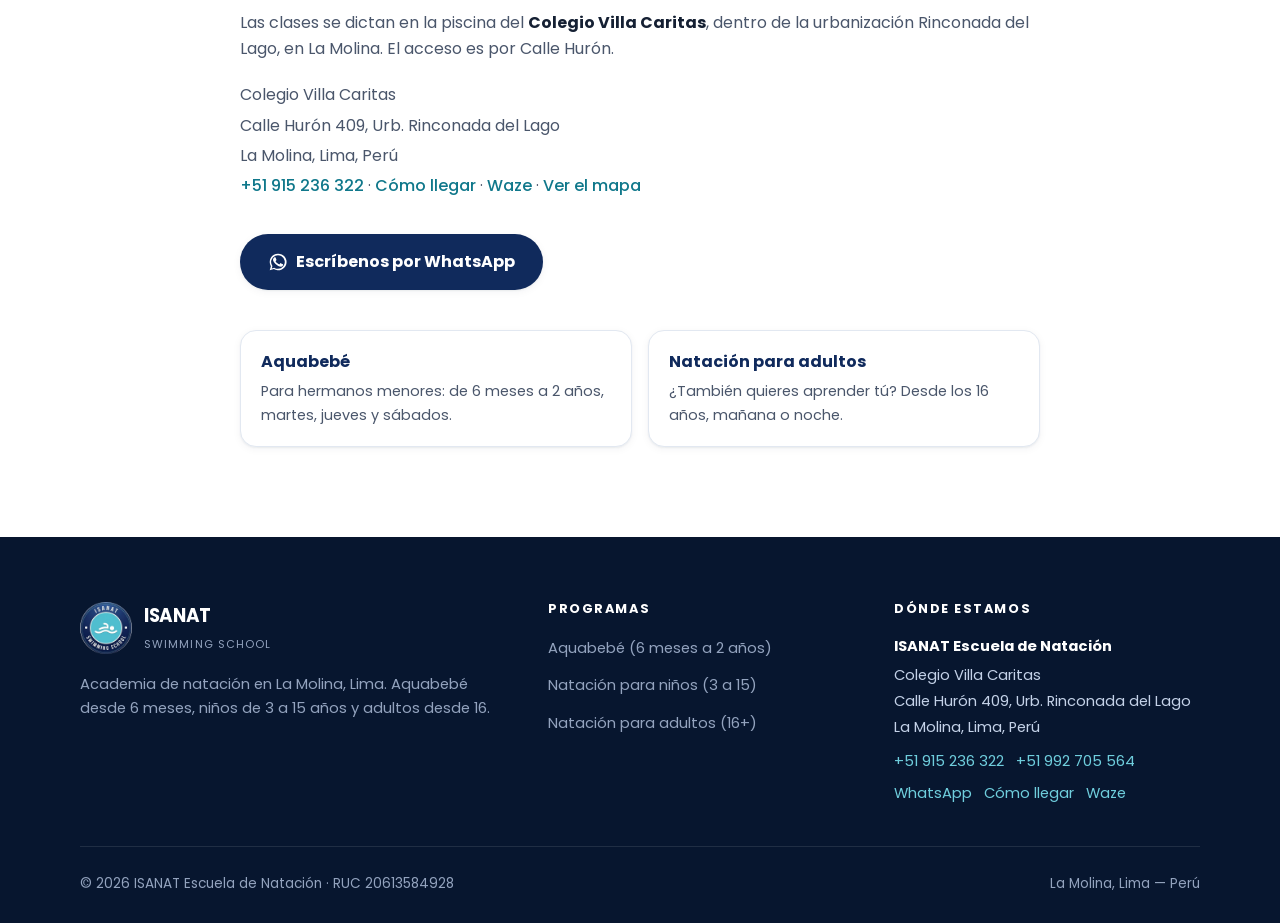
<file: natacion-para-ninos-la-molina/index.html>
<!DOCTYPE html>
<html lang="es-PE">
<head>
<meta charset="UTF-8">
<meta name="viewport" content="width=device-width, initial-scale=1">

<!-- ISANAT v1.5.1 · marcador de version: con Ctrl+U en el sitio publicado se ve
     que version esta realmente desplegada. Tiene que coincidir con el archivo
     VERSION del repo y con el nombre del zip de la entrega. -->
<meta name="version" content="1.5.1">

<title>Natación para Niños en La Molina | ISANAT</title>
<meta name="description" content="Clases de natación para niños de 3 a 15 años en La Molina, de lunes a viernes por la tarde y sábados por la mañana. Desde S/ 280 al mes, sin matrícula.">
<link rel="canonical" href="https://isanat.pe/natacion-para-ninos-la-molina/">
<meta name="robots" content="index, follow, max-image-preview:large">
<meta name="author" content="ISANAT Escuela de Natación">
<meta name="theme-color" content="#102A5C">

<!-- GEO — ⚠️ coordenadas APROXIMADAS de la zona Rinconada del Lago.
     Reemplazar por las reales al verificar el perfil de Google Business:
     abrir la ficha en Google Maps y copiar los valores tras !3d y !4d.
     Aparecen en tres lugares: geo.position, ICBM y el "geo" del schema. -->
<meta name="geo.region" content="PE-LIM">
<meta name="geo.placename" content="La Molina, Lima, Perú">
<meta name="geo.position" content="-12.0745;-76.9235">
<meta name="ICBM" content="-12.0745, -76.9235">

<meta property="og:type" content="website">
<meta property="og:site_name" content="ISANAT">
<meta property="og:locale" content="es_PE">
<meta property="og:title" content="Natación para Niños en La Molina | ISANAT">
<meta property="og:description" content="Clases de natación para niños de 3 a 15 años en La Molina, de lunes a viernes por la tarde y sábados por la mañana. Desde S/ 280 al mes, sin matrícula.">
<meta property="og:url" content="https://isanat.pe/natacion-para-ninos-la-molina/">
<meta property="og:image" content="https://isanat.pe/img/og-image.jpg">
<meta property="og:image:width" content="1200">
<meta property="og:image:height" content="630">
<meta property="og:image:alt" content="ISANAT Escuela de Natación — La Molina, Lima">
<meta name="twitter:card" content="summary_large_image">
<meta name="twitter:title" content="Natación para Niños en La Molina | ISANAT">
<meta name="twitter:description" content="Clases de natación para niños de 3 a 15 años en La Molina, de lunes a viernes por la tarde y sábados por la mañana. Desde S/ 280 al mes, sin matrícula.">
<meta name="twitter:image" content="https://isanat.pe/img/og-image.jpg">

<link rel="icon" href="/favicon.ico" sizes="any">
<link rel="icon" type="image/png" sizes="32x32" href="/img/favicon-32.png">
<link rel="apple-touch-icon" href="/img/apple-touch-icon.png">
<link rel="manifest" href="/site.webmanifest">

<link rel="preload" href="/fonts/poppins-700.woff2" as="font" type="font/woff2" crossorigin>
<link rel="preload" href="/fonts/poppins-400.woff2" as="font" type="font/woff2" crossorigin>
<link rel="stylesheet" href="/css/site.v4.css">

<!-- Speculation Rules: al pasar el raton o tocar un enlace interno, el navegador
     descarga la pagina destino por adelantado. La navegacion entre paginas pasa a
     ser casi instantanea y mejora el INP medido en campo.
     Se usa PREFETCH y no PRERENDER a proposito: prerender ejecutaria el JS de la
     pagina destino, y con ello GA4 podria contar visitas a paginas que nadie llego
     a abrir. Con la linea base de analitica todavia sin construir, ensuciarla es
     mas caro que el milisegundo que se gana. Revisar cuando haya datos propios. -->
<script type="speculationrules">
{"prefetch":[{"where":{"href_matches":"/*"},"eagerness":"moderate"}]}
</script>
<script type="application/ld+json">
{
  "@context": "https://schema.org",
  "@graph": [
    {
      "@type": [
        "LocalBusiness",
        "SportsActivityLocation"
      ],
      "@id": "https://isanat.pe/#business",
      "name": "ISANAT Escuela de Natación",
      "alternateName": "ISANAT Swimming School",
      "description": "Academia de natación en La Molina, Lima. Clases con profesor para bebés desde 6 meses (Aquabebé), niños de 3 a 15 años y adultos desde 16, en la piscina del Colegio Villa Caritas, Urb. Rinconada del Lago.",
      "url": "https://isanat.pe/",
      "image": [
        "https://isanat.pe/img/og-image.jpg"
      ],
      "telephone": "+51915236322",
      "logo": "https://isanat.pe/img/logo.png",
      "address": {
        "@type": "PostalAddress",
        "streetAddress": "Calle Hurón 409, Urb. Rinconada del Lago (Colegio Villa Caritas)",
        "addressLocality": "La Molina",
        "addressRegion": "Lima",
        "addressCountry": "PE"
      },
      "geo": {
        "@type": "GeoCoordinates",
        "latitude": "-12.0745",
        "longitude": "-76.9235"
      },
      "hasMap": "https://www.google.com/maps/search/?api=1&amp;query=Colegio%20Villa%20Caritas%2C%20Calle%20Hur%C3%B3n%20409%2C%20Urb.%20Rinconada%20del%20Lago%2C%20La%20Molina%2C%20Lima%2C%20Per%C3%BA",
      "areaServed": [
        {
          "@type": "City",
          "name": "La Molina"
        },
        {
          "@type": "City",
          "name": "Lima"
        }
      ],
      "currenciesAccepted": "PEN",
      "priceRange": "S/ 280 - S/ 580",
      "paymentAccepted": "Efectivo, transferencia bancaria, Yape",
      "openingHoursSpecification": [
        {
          "@type": "OpeningHoursSpecification",
          "dayOfWeek": [
            "Monday",
            "Tuesday",
            "Wednesday",
            "Thursday",
            "Friday"
          ],
          "opens": "06:00",
          "closes": "08:00"
        },
        {
          "@type": "OpeningHoursSpecification",
          "dayOfWeek": [
            "Monday",
            "Tuesday",
            "Wednesday",
            "Thursday",
            "Friday"
          ],
          "opens": "14:00",
          "closes": "21:00"
        },
        {
          "@type": "OpeningHoursSpecification",
          "dayOfWeek": [
            "Saturday"
          ],
          "opens": "06:00",
          "closes": "13:00"
        }
      ],
      "potentialAction": {
        "@type": "CommunicateAction",
        "name": "Escribir por WhatsApp",
        "target": "https://wa.me/51915236322"
      }
    },
    {
      "@type": "Service",
      "@id": "https://isanat.pe/natacion-para-ninos-la-molina/#service",
      "name": "Clases de natación para niños en La Molina",
      "serviceType": "Clases de natación para niños",
      "provider": {
        "@id": "https://isanat.pe/#business"
      },
      "areaServed": [
        {
          "@type": "City",
          "name": "La Molina"
        },
        {
          "@type": "City",
          "name": "Lima"
        }
      ],
      "url": "https://isanat.pe/natacion-para-ninos-la-molina/",
      "audience": {
        "@type": "PeopleAudience",
        "suggestedMinAge": 3,
        "suggestedMaxAge": 15,
        "audienceType": "Niños de 3 a 15 años"
      },
      "offers": {
        "@type": "Offer",
        "priceCurrency": "PEN",
        "price": "280",
        "priceSpecification": {
          "@type": "UnitPriceSpecification",
          "minPrice": 280,
          "maxPrice": 580,
          "priceCurrency": "PEN",
          "referenceQuantity": {
            "@type": "QuantitativeValue",
            "value": 1,
            "unitCode": "MON"
          }
        },
        "availability": "https://schema.org/InStock",
        "valueAddedTaxIncluded": true,
        "url": "https://isanat.pe/horarios-y-precios/"
      },
      "availableChannel": {
        "@type": "ServiceChannel",
        "serviceUrl": "https://wa.me/51915236322",
        "servicePhone": {
          "@type": "ContactPoint",
          "telephone": "+51915236322",
          "contactType": "customer service",
          "areaServed": "PE",
          "availableLanguage": "Spanish"
        }
      }
    },
    {
      "@type": "FAQPage",
      "mainEntity": [
        {
          "@type": "Question",
          "name": "¿Desde qué edad reciben niños en las clases?",
          "acceptedAnswer": {
            "@type": "Answer",
            "text": "Desde los 3 años y hasta los 15. Para bebés de 6 meses a 2 años tenemos el programa Aquabebé, con horarios propios de martes, jueves y sábado."
          }
        },
        {
          "@type": "Question",
          "name": "¿Qué horarios hay para niños?",
          "acceptedAnswer": {
            "@type": "Answer",
            "text": "De lunes a viernes a las 2:00, 3:00, 4:00 y 5:00 p. m., y los sábados a las 9:00, 10:00, 11:00 a. m. y 12:00 m. Escríbenos para confirmar el cupo del horario que te interesa."
          }
        },
        {
          "@type": "Question",
          "name": "Mi hijo le tiene miedo al agua. ¿Igual puede empezar?",
          "acceptedAnswer": {
            "@type": "Answer",
            "text": "Sí. Un niño con miedo empieza por la etapa de familiarización: entrar, mojarse la cara y soltar el borde, sin forzarlo. Cuéntanos su caso por WhatsApp antes de la primera clase para que el instructor lo sepa de entrada."
          }
        },
        {
          "@type": "Question",
          "name": "¿Cuánto cuestan las clases de natación para niños?",
          "acceptedAnswer": {
            "@type": "Answer",
            "text": "Son precios mensuales y finales, con IGV incluido: S/ 280 al mes por una vez a la semana, S/ 380 por dos veces, S/ 480 por tres y S/ 580 por cinco. No cobramos matrícula, y la comunidad VCSP tiene 40 % de descuento sobre esos precios."
          }
        },
        {
          "@type": "Question",
          "name": "¿Qué tiene que llevar mi hijo a la clase?",
          "acceptedAnswer": {
            "@type": "Answer",
            "text": "Gorro, lentes de natación, ropa de baño, toalla y sandalias, todo marcado con su nombre. Si tiene alguna condición que debamos conocer, como asma, otitis a repetición o una cirugía reciente, avísanos antes de la primera clase."
          }
        }
      ]
    },
    {
      "@type": "BreadcrumbList",
      "itemListElement": [
        {
          "@type": "ListItem",
          "position": 1,
          "name": "Inicio",
          "item": "https://isanat.pe/"
        },
        {
          "@type": "ListItem",
          "position": 2,
          "name": "Programas",
          "item": "https://isanat.pe/#programas"
        },
        {
          "@type": "ListItem",
          "position": 3,
          "name": "Clases de natación para niños en La Molina"
        }
      ]
    }
  ]
}
</script>

<script async src="https://www.googletagmanager.com/gtag/js?id=G-2J8YN9N4J3"></script>
<script>
  window.dataLayer = window.dataLayer || [];
  function gtag(){dataLayer.push(arguments);}
  gtag('js', new Date());
  gtag('config', 'G-2J8YN9N4J3');
</script>

<!-- Meta Pixel — con guarda: sin ID no dispara nada y no rompe nada. -->
<script>
  var PIXEL_ID = ''; /* TODO: pegar aquí el ID de 15-16 dígitos cuando exista */
  if (PIXEL_ID) {
    !function(f,b,e,v,n,t,s){if(f.fbq)return;n=f.fbq=function(){n.callMethod?
    n.callMethod.apply(n,arguments):n.queue.push(arguments)};if(!f._fbq)f._fbq=n;
    n.push=n;n.loaded=!0;n.version='2.0';n.queue=[];t=b.createElement(e);t.async=!0;
    t.src=v;s=b.getElementsByTagName(e)[0];s.parentNode.insertBefore(t,s)}
    (window,document,'script','https://connect.facebook.net/en_US/fbevents.js');
    fbq('init', PIXEL_ID); fbq('track','PageView');
  }
</script>
</head>
<body class="has-cta-bar" data-pagina="ninos">
<a class="skip" href="#main">Saltar al contenido</a>

<header class="hdr">
  <div class="wrap hdr__in">
    <a class="brand" href="/" aria-label="ISANAT — inicio">
      <img src="/img/logo.webp" width="44" height="44" alt="Logo de ISANAT Escuela de Natación" fetchpriority="high">
      <span>ISANAT<small>Swimming School</small></span>
    </a>

    <nav class="nav" id="nav" aria-label="Navegación principal">
      <details class="nav__group">
        <summary>Programas</summary>
        <ul class="nav__sub">
        <li><a href="/natacion-para-bebes-la-molina/">Aquabebé (6 meses a 2 años)</a></li>
        <li><a href="/natacion-para-ninos-la-molina/" aria-current="page">Natación para niños (3 a 15)</a></li>
        <li><a href="/natacion-para-adultos-la-molina/">Natación para adultos (16+)</a></li>
        </ul>
      </details>
      <a href="/horarios-y-precios/">Horarios y precios</a>
      <a href="/#preguntas">Preguntas</a>
      <a href="/#ubicacion">Ubicación</a>
      <div class="lang" role="group" aria-label="Cambiar idioma">
        <svg class="lang__ico" viewBox="0 0 24 24" fill="none" stroke="currentColor" stroke-width="1.7" aria-hidden="true"><circle cx="12" cy="12" r="9"/><path d="M3.2 9h17.6M3.2 15h17.6M12 3a15 15 0 0 1 0 18M12 3a15 15 0 0 0 0 18"/></svg>
        <span class="lang__now" lang="es" aria-current="true">Español</span>
        <a href="/en/" hreflang="en" lang="en">English</a>
        <a href="/pt/" hreflang="pt" lang="pt">Português</a>
      </div>
      <a class="btn btn--primary btn--sm" href="https://wa.me/51915236322?text=Hola%2C%20vengo%20de%20la%20web%20de%20ISANAT%20y%20quisiera%20m%C3%A1s%20informaci%C3%B3n."
   target="_blank" rel="noopener" data-event="whatsapp_click" data-origen="menu_movil">Escríbenos</a>
    </nav>

    <div class="hdr__cta">
      <a class="btn btn--navy btn--sm" href="https://wa.me/51915236322?text=Hola%2C%20vengo%20de%20la%20web%20de%20ISANAT%20y%20quisiera%20m%C3%A1s%20informaci%C3%B3n."
   target="_blank" rel="noopener" data-event="whatsapp_click" data-origen="header"><svg viewBox="0 0 24 24" fill="currentColor" aria-hidden="true"><path d="M17.5 14.4c-.3-.1-1.7-.9-2-1s-.5-.1-.7.1-.7 1-.9 1.2-.3.2-.6.1a8.1 8.1 0 0 1-2.4-1.5 9 9 0 0 1-1.7-2c-.1-.3 0-.5.1-.6l.5-.5.3-.5c.1-.2 0-.4 0-.5L9.2 6.9c-.2-.6-.5-.5-.7-.5h-.6a1.1 1.1 0 0 0-.8.4A3.3 3.3 0 0 0 6 9.3a5.8 5.8 0 0 0 1.2 3.1 13.2 13.2 0 0 0 5.1 4.5 8.3 8.3 0 0 0 3.6.7 3 3 0 0 0 2-1.4 2.5 2.5 0 0 0 .2-1.4c-.1-.1-.3-.2-.6-.4Z"/><path d="M12 2a10 10 0 0 0-8.6 15l-1.3 4.8 4.9-1.3A10 10 0 1 0 12 2Zm0 18.2a8.2 8.2 0 0 1-4.2-1.1l-.3-.2-3 .8.8-2.9-.2-.3A8.2 8.2 0 1 1 12 20.2Z"/></svg>Escríbenos</a>
      <button class="burger" id="burger" aria-label="Abrir menú" aria-expanded="false" aria-controls="nav">
        <svg viewBox="0 0 24 24" fill="none" stroke="currentColor" stroke-width="2" stroke-linecap="round" aria-hidden="true"><path d="M4 7h16M4 12h16M4 17h16"/></svg>
      </button>
    </div>
  </div>
</header>
<nav class="crumbs" aria-label="Migas de pan">
  <div class="wrap wrap--narrow">
    <ol>
      <li><a href="/">Inicio</a></li>
      <li><a href="/#programas">Programas</a></li>
      <li><span aria-current="page">Clases de natación para niños en La Molina</span></li>
    </ol>
  </div>
</nav>

<main id="main">
  <section class="section page-head">
    <div class="wrap wrap--narrow">
      <h1>Clases de natación para niños en La Molina</h1>
      <p class="lead">Enseñamos a nadar a niños de <strong>3 a 15 años</strong> en la piscina del <strong>Colegio Villa Caritas</strong>, Rinconada del Lago, La Molina. De lunes a viernes por la tarde y sábados por la mañana, desde el que nunca entró a una piscina hasta el que ya nada y quiere corregir su técnica.</p>
      <div class="hero__actions">
        <a class="btn btn--primary" href="https://wa.me/51915236322?text=Hola%2C%20quisiera%20informaci%C3%B3n%20sobre%20las%20clases%20de%20nataci%C3%B3n%20para%20ni%C3%B1os%20en%20ISANAT%20%28Villa%20Caritas%2C%20La%20Molina%29.%20Mi%20hijo/a%20tiene%20___%20a%C3%B1os."
   target="_blank" rel="noopener" data-event="whatsapp_click" data-origen="hero"><svg viewBox="0 0 24 24" fill="currentColor" aria-hidden="true"><path d="M17.5 14.4c-.3-.1-1.7-.9-2-1s-.5-.1-.7.1-.7 1-.9 1.2-.3.2-.6.1a8.1 8.1 0 0 1-2.4-1.5 9 9 0 0 1-1.7-2c-.1-.3 0-.5.1-.6l.5-.5.3-.5c.1-.2 0-.4 0-.5L9.2 6.9c-.2-.6-.5-.5-.7-.5h-.6a1.1 1.1 0 0 0-.8.4A3.3 3.3 0 0 0 6 9.3a5.8 5.8 0 0 0 1.2 3.1 13.2 13.2 0 0 0 5.1 4.5 8.3 8.3 0 0 0 3.6.7 3 3 0 0 0 2-1.4 2.5 2.5 0 0 0 .2-1.4c-.1-.1-.3-.2-.6-.4Z"/><path d="M12 2a10 10 0 0 0-8.6 15l-1.3 4.8 4.9-1.3A10 10 0 1 0 12 2Zm0 18.2a8.2 8.2 0 0 1-4.2-1.1l-.3-.2-3 .8.8-2.9-.2-.3A8.2 8.2 0 1 1 12 20.2Z"/></svg>Escríbenos por WhatsApp</a>
        <a class="btn btn--outline" href="/#programas" data-event="ver_programas_click" data-origen="hero">Ver los tres programas</a>
      </div>
    </div>
  </section>

  <section class="section section--soft">
    <div class="wrap wrap--narrow">
      <div class="prose">

      <h2>Cómo avanza un niño que aprende a nadar</h2>
      <p>Aprender a nadar no es una sola habilidad: son varias que se construyen una sobre
         otra, y saltarse la primera es lo que hace que un niño se estanque meses después.
         El orden es casi siempre este:</p>
      <ol>
        <li><strong>Familiarización con el agua.</strong> Entrar sin miedo, mojarse la cara,
            soltar el borde. Para un niño que llora al entrar, esta etapa <em>es</em> la clase,
            y no hay forma de acelerarla sin romper la confianza.</li>
        <li><strong>Respiración.</strong> Soplar debajo del agua y encontrar un ritmo. Es lo que
            separa al niño que chapotea del que avanza.</li>
        <li><strong>Flotación.</strong> De espaldas y de pecho. Aquí el niño descubre que el
            cuerpo flota solo y deja de pelearse con el agua.</li>
        <li><strong>Desplazamiento.</strong> Patada, brazada y la coordinación entre las dos.</li>
        <li><strong>Estilos.</strong> Normalmente crol y espalda primero; pecho y mariposa
            después, cuando la coordinación ya está.</li>
      </ol>
      <p>Cuánto tarda cada etapa depende de tres cosas: la edad, cuántas veces por semana entra
         al agua y —sobre todo— la experiencia previa. Un niño que ya se baña sin miedo avanza
         distinto a uno que nunca metió la cabeza. Por eso nadie serio puede prometerte un
         número de clases por adelantado, y por eso la frecuencia semanal importa tanto como
         el precio.</p>

      <h2>Qué necesita tu hijo para la primera clase</h2>
      <p>Lo habitual en cualquier piscina de Lima: gorro, lentes de natación, ropa de baño,
         toalla y sandalias. Conviene marcar todo con su nombre.</p>
      <p>Y algo que sí nos sirve saber antes de que entre al agua: si usa lentes correctivos,
         si ha tenido otitis a repetición, si tiene asma, alguna alergia o una cirugía reciente.
         No es un trámite: cambia cómo se trabaja con él la primera sesión.</p>

      <h2>Horarios de natación para niños en La Molina</h2>
      <p>Horarios de la temporada de invierno 2026. ISANAT dicta clases todo el año; confirma el cupo por WhatsApp antes de matricularte.</p>
      <div class="table-wrap">
    <table>
      <caption>Horarios · 3 a 15 años</caption>
      <thead><tr><th scope="col">Días</th><th scope="col">Horas de inicio</th></tr></thead>
      <tbody>
        <tr><th scope="row">Lunes a viernes</th><td>2:00 p. m. · 3:00 p. m. · 4:00 p. m. · 5:00 p. m.</td></tr>
        <tr><th scope="row">Sábados</th><td>9:00 a. m. · 10:00 a. m. · 11:00 a. m. · 12:00 m.</td></tr>
      </tbody>
    </table>
  </div>

      <h2>Precios</h2>
      <p>El precio es mensual, incluye IGV y depende de cuántas veces por semana
         vengas. Son las mismas tarifas para todos los programas con profesor.</p>
      <div class="table-wrap">
    <table>
      <caption>Precios mensuales · clases con profesor · IGV incluido</caption>
      <thead><tr><th scope="col">Frecuencia</th><th scope="col">Precio al mes</th></tr></thead>
      <tbody>
        <tr><th scope="row">1 vez por semana</th><td>S/ 280</td></tr>
        <tr><th scope="row">2 veces por semana</th><td>S/ 380</td></tr>
        <tr><th scope="row">3 veces por semana</th><td>S/ 480</td></tr>
        <tr><th scope="row">5 veces por semana</th><td>S/ 580</td></tr>
      </tbody>
    </table>
  </div>
  <p>Los precios son finales: incluyen IGV y no hay matrícula ni cuota de inscripción. Pagas solo la mensualidad del plan que elijas.</p>
      <p>La comunidad VCSP —alumnos, ex alumnos y padres de familia de los colegios Villa Caritas y San Pedro— tiene 40 % de descuento sobre los precios regulares. Si eres colaborador de los colegios, pregúntanos por los beneficios.</p>
      <p><a href="/horarios-y-precios/" data-event="ver_horarios_click" data-origen="cuerpo">Ver todos los horarios y precios</a>, con los de los otros programas y las formas de pago.</p>

      <h2>Preguntas frecuentes</h2>
      </div>
      <div class="faq">
        <details>
          <summary>¿Desde qué edad reciben niños en las clases?</summary>
          <div class="faq__a"><p>Desde los 3 años y hasta los 15. Para bebés de 6 meses a 2 años tenemos el programa Aquabebé, con horarios propios de martes, jueves y sábado.</p></div>
        </details>
        <details>
          <summary>¿Qué horarios hay para niños?</summary>
          <div class="faq__a"><p>De lunes a viernes a las 2:00, 3:00, 4:00 y 5:00 p. m., y los sábados a las 9:00, 10:00, 11:00 a. m. y 12:00 m. Escríbenos para confirmar el cupo del horario que te interesa.</p></div>
        </details>
        <details>
          <summary>Mi hijo le tiene miedo al agua. ¿Igual puede empezar?</summary>
          <div class="faq__a"><p>Sí. Un niño con miedo empieza por la etapa de familiarización: entrar, mojarse la cara y soltar el borde, sin forzarlo. Cuéntanos su caso por WhatsApp antes de la primera clase para que el instructor lo sepa de entrada.</p></div>
        </details>
        <details>
          <summary>¿Cuánto cuestan las clases de natación para niños?</summary>
          <div class="faq__a"><p>Son precios mensuales y finales, con IGV incluido: S/ 280 al mes por una vez a la semana, S/ 380 por dos veces, S/ 480 por tres y S/ 580 por cinco. No cobramos matrícula, y la comunidad VCSP tiene 40 % de descuento sobre esos precios.</p></div>
        </details>
        <details>
          <summary>¿Qué tiene que llevar mi hijo a la clase?</summary>
          <div class="faq__a"><p>Gorro, lentes de natación, ropa de baño, toalla y sandalias, todo marcado con su nombre. Si tiene alguna condición que debamos conocer, como asma, otitis a repetición o una cirugía reciente, avísanos antes de la primera clase.</p></div>
        </details>
      </div>
    </div>
  </section>

  <section class="section">
    <div class="wrap wrap--narrow">
      <div class="prose">
      <h2>Dónde estamos</h2>
      <p>Las clases se dictan en la piscina del <strong>Colegio Villa Caritas</strong>, dentro de la
         urbanización Rinconada del Lago, en La Molina. El acceso es por Calle Hurón.</p>
      <p class="nap-body">
        Colegio Villa Caritas<br>
        Calle Hurón 409, Urb. Rinconada del Lago<br>
        La Molina, Lima, Perú<br>
        <a href="tel:+51915236322" data-event="tel_click" data-origen="ubicacion">+51 915 236 322</a> ·
        <a href="https://www.google.com/maps/search/?api=1&amp;query=Colegio%20Villa%20Caritas%2C%20Calle%20Hur%C3%B3n%20409%2C%20Urb.%20Rinconada%20del%20Lago%2C%20La%20Molina%2C%20Lima%2C%20Per%C3%BA" target="_blank" rel="noopener" data-event="como_llegar_click" data-origen="ubicacion">Cómo llegar</a> ·
        <a href="https://waze.com/ul?q=Colegio%20Villa%20Caritas%2C%20Calle%20Hur%C3%B3n%20409%2C%20Urb.%20Rinconada%20del%20Lago%2C%20La%20Molina%2C%20Lima%2C%20Per%C3%BA&amp;navigate=yes" target="_blank" rel="noopener" data-event="waze_click" data-origen="ubicacion">Waze</a> ·
        <a href="/#ubicacion">Ver el mapa</a>
      </p>
      </div>
      <div class="bloque-cierre">
        <a class="btn btn--navy" href="https://wa.me/51915236322?text=Hola%2C%20quisiera%20matricular%20a%20mi%20hijo/a%20en%20las%20clases%20de%20nataci%C3%B3n%20de%20ISANAT.%20Tiene%20___%20a%C3%B1os%20y%20me%20acomoda%20el%20horario%20de%20___."
   target="_blank" rel="noopener" data-event="whatsapp_click" data-origen="cierre"><svg viewBox="0 0 24 24" fill="currentColor" aria-hidden="true"><path d="M17.5 14.4c-.3-.1-1.7-.9-2-1s-.5-.1-.7.1-.7 1-.9 1.2-.3.2-.6.1a8.1 8.1 0 0 1-2.4-1.5 9 9 0 0 1-1.7-2c-.1-.3 0-.5.1-.6l.5-.5.3-.5c.1-.2 0-.4 0-.5L9.2 6.9c-.2-.6-.5-.5-.7-.5h-.6a1.1 1.1 0 0 0-.8.4A3.3 3.3 0 0 0 6 9.3a5.8 5.8 0 0 0 1.2 3.1 13.2 13.2 0 0 0 5.1 4.5 8.3 8.3 0 0 0 3.6.7 3 3 0 0 0 2-1.4 2.5 2.5 0 0 0 .2-1.4c-.1-.1-.3-.2-.6-.4Z"/><path d="M12 2a10 10 0 0 0-8.6 15l-1.3 4.8 4.9-1.3A10 10 0 1 0 12 2Zm0 18.2a8.2 8.2 0 0 1-4.2-1.1l-.3-.2-3 .8.8-2.9-.2-.3A8.2 8.2 0 1 1 12 20.2Z"/></svg>Escríbenos por WhatsApp</a>
      </div>
  <ul class="crosslinks">
    <li><a href="/natacion-para-bebes-la-molina/" data-event="ver_programa_click" data-origen="crosslink_bebes">Aquabebé<span>Para hermanos menores: de 6 meses a 2 años, martes, jueves y sábados.</span></a></li>
    <li><a href="/natacion-para-adultos-la-molina/" data-event="ver_programa_click" data-origen="crosslink_adultos">Natación para adultos<span>¿También quieres aprender tú? Desde los 16 años, mañana o noche.</span></a></li>
  </ul>
    </div>
  </section>
</main>

<footer class="ft">
  <div class="wrap">
    <div class="ft__grid">
      <div>
        <div class="ft__brand">
          <img src="/img/logo.webp" width="52" height="52" alt="Logo de ISANAT Escuela de Natación" loading="lazy" decoding="async">
          <span><strong>ISANAT</strong><small>Swimming School</small></span>
        </div>
        <p>Academia de natación en La Molina, Lima. Aquabebé desde 6 meses, niños de 3 a 15 años y adultos desde 16.</p>
      </div>

      <div>
        <h3>Programas</h3>
        <ul class="ft__links">
          <li><a href="/natacion-para-bebes-la-molina/">Aquabebé (6 meses a 2 años)</a></li>
          <li><a href="/natacion-para-ninos-la-molina/">Natación para niños (3 a 15)</a></li>
          <li><a href="/natacion-para-adultos-la-molina/">Natación para adultos (16+)</a></li>
        </ul>
      </div>

      <div>
        <h3>Dónde estamos</h3>
        <address class="nap">
          <strong>ISANAT Escuela de Natación</strong>
          Colegio Villa Caritas<br>
          Calle Hurón 409, Urb. Rinconada del Lago<br>
          La Molina, Lima, Perú
          <span class="nap__links">
            <a href="tel:+51915236322" data-event="tel_click" data-origen="footer">+51 915 236 322</a>
            <a href="tel:+51992705564" data-event="tel_click" data-origen="footer_2">+51 992 705 564</a>
            <a href="https://wa.me/51915236322" target="_blank" rel="noopener" data-event="whatsapp_click" data-origen="footer">WhatsApp</a>
            <a href="https://www.google.com/maps/search/?api=1&amp;query=Colegio%20Villa%20Caritas%2C%20Calle%20Hur%C3%B3n%20409%2C%20Urb.%20Rinconada%20del%20Lago%2C%20La%20Molina%2C%20Lima%2C%20Per%C3%BA" target="_blank" rel="noopener" data-event="como_llegar_click" data-origen="footer">Cómo llegar</a>
            <a href="https://waze.com/ul?q=Colegio%20Villa%20Caritas%2C%20Calle%20Hur%C3%B3n%20409%2C%20Urb.%20Rinconada%20del%20Lago%2C%20La%20Molina%2C%20Lima%2C%20Per%C3%BA&amp;navigate=yes" target="_blank" rel="noopener" data-event="waze_click" data-origen="footer">Waze</a>
          </span>
        </address>
      </div>
    </div>

    <div class="ft__bottom">
      <span>&copy; <span id="year">2026</span> ISANAT Escuela de Natación · RUC 20613584928</span>
      <span>La Molina, Lima — Perú</span>
    </div>
  </div>
</footer>

<a class="wa-float" href="https://wa.me/51915236322?text=Hola%2C%20quisiera%20m%C3%A1s%20informaci%C3%B3n%20sobre%20ISANAT."
   target="_blank" rel="noopener" aria-label="Escríbenos por WhatsApp"
   data-event="whatsapp_click" data-origen="flotante"><svg viewBox="0 0 24 24" fill="currentColor" aria-hidden="true"><path d="M17.5 14.4c-.3-.1-1.7-.9-2-1s-.5-.1-.7.1-.7 1-.9 1.2-.3.2-.6.1a8.1 8.1 0 0 1-2.4-1.5 9 9 0 0 1-1.7-2c-.1-.3 0-.5.1-.6l.5-.5.3-.5c.1-.2 0-.4 0-.5L9.2 6.9c-.2-.6-.5-.5-.7-.5h-.6a1.1 1.1 0 0 0-.8.4A3.3 3.3 0 0 0 6 9.3a5.8 5.8 0 0 0 1.2 3.1 13.2 13.2 0 0 0 5.1 4.5 8.3 8.3 0 0 0 3.6.7 3 3 0 0 0 2-1.4 2.5 2.5 0 0 0 .2-1.4c-.1-.1-.3-.2-.6-.4Z"/><path d="M12 2a10 10 0 0 0-8.6 15l-1.3 4.8 4.9-1.3A10 10 0 1 0 12 2Zm0 18.2a8.2 8.2 0 0 1-4.2-1.1l-.3-.2-3 .8.8-2.9-.2-.3A8.2 8.2 0 1 1 12 20.2Z"/></svg></a>

<div class="cta-bar">
  <a class="btn btn--primary btn--block" href="https://wa.me/51915236322?text=Hola%2C%20quisiera%20matricular%20a%20mi%20hijo/a%20en%20las%20clases%20de%20nataci%C3%B3n%20de%20ISANAT.%20Tiene%20___%20a%C3%B1os%20y%20me%20acomoda%20el%20horario%20de%20___."
   target="_blank" rel="noopener" data-event="whatsapp_click" data-origen="cta_bar"><svg viewBox="0 0 24 24" fill="currentColor" aria-hidden="true"><path d="M17.5 14.4c-.3-.1-1.7-.9-2-1s-.5-.1-.7.1-.7 1-.9 1.2-.3.2-.6.1a8.1 8.1 0 0 1-2.4-1.5 9 9 0 0 1-1.7-2c-.1-.3 0-.5.1-.6l.5-.5.3-.5c.1-.2 0-.4 0-.5L9.2 6.9c-.2-.6-.5-.5-.7-.5h-.6a1.1 1.1 0 0 0-.8.4A3.3 3.3 0 0 0 6 9.3a5.8 5.8 0 0 0 1.2 3.1 13.2 13.2 0 0 0 5.1 4.5 8.3 8.3 0 0 0 3.6.7 3 3 0 0 0 2-1.4 2.5 2.5 0 0 0 .2-1.4c-.1-.1-.3-.2-.6-.4Z"/><path d="M12 2a10 10 0 0 0-8.6 15l-1.3 4.8 4.9-1.3A10 10 0 1 0 12 2Zm0 18.2a8.2 8.2 0 0 1-4.2-1.1l-.3-.2-3 .8.8-2.9-.2-.3A8.2 8.2 0 1 1 12 20.2Z"/></svg>Escríbenos por WhatsApp</a>
</div>

<script src="/js/site.v2.js" defer></script>
</body>
</html>
</file>
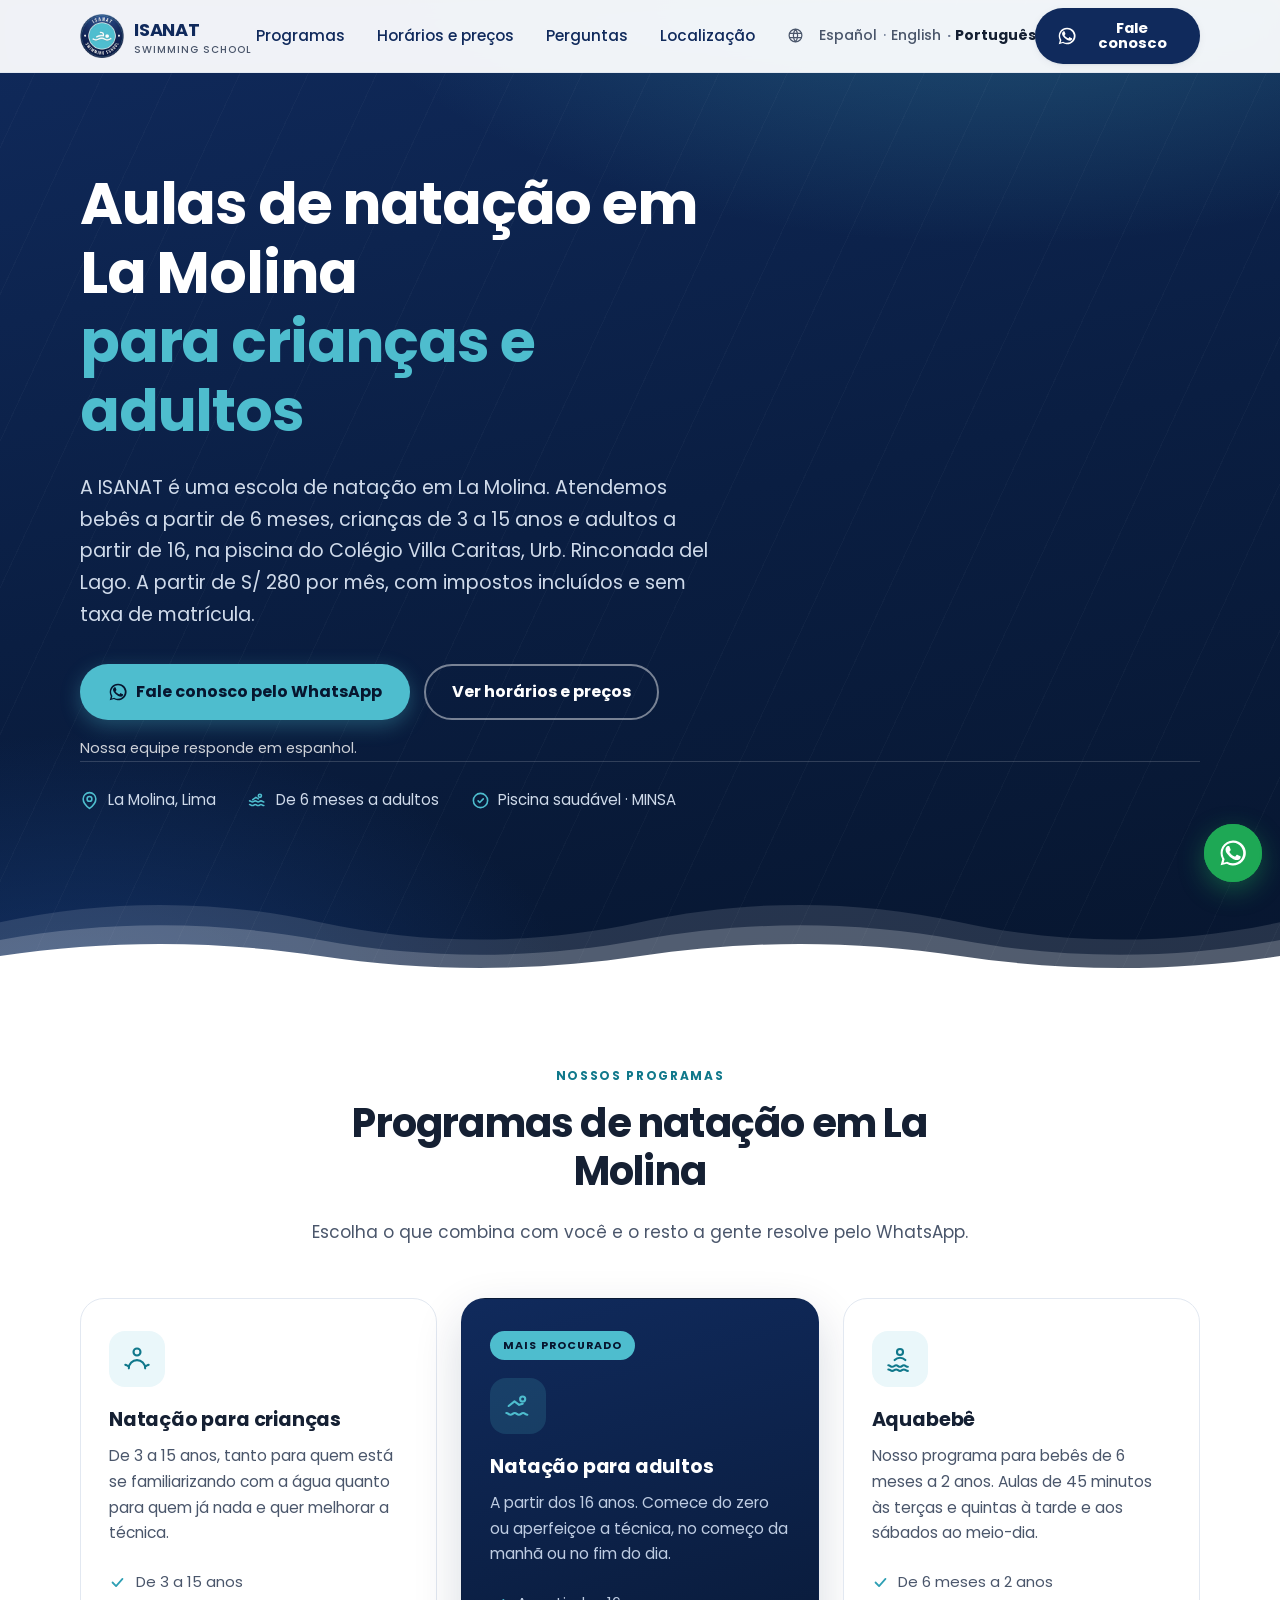
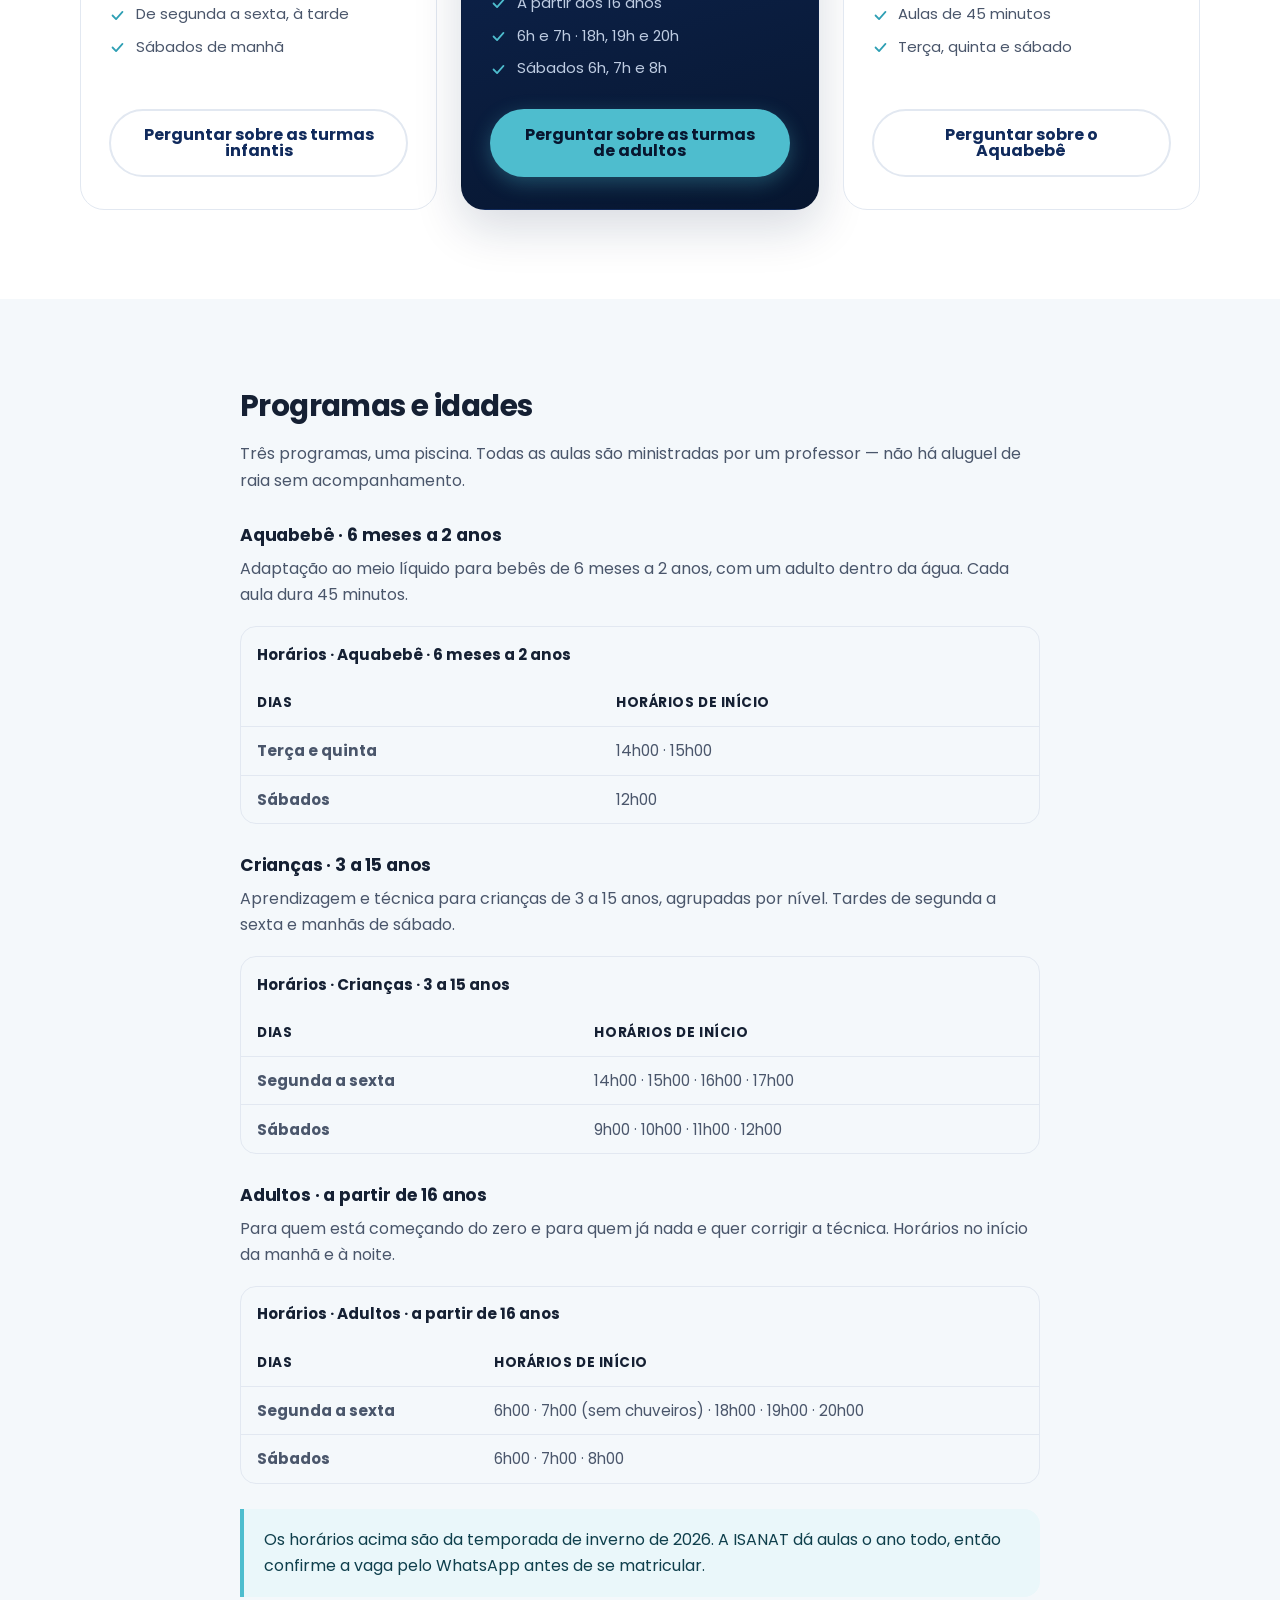
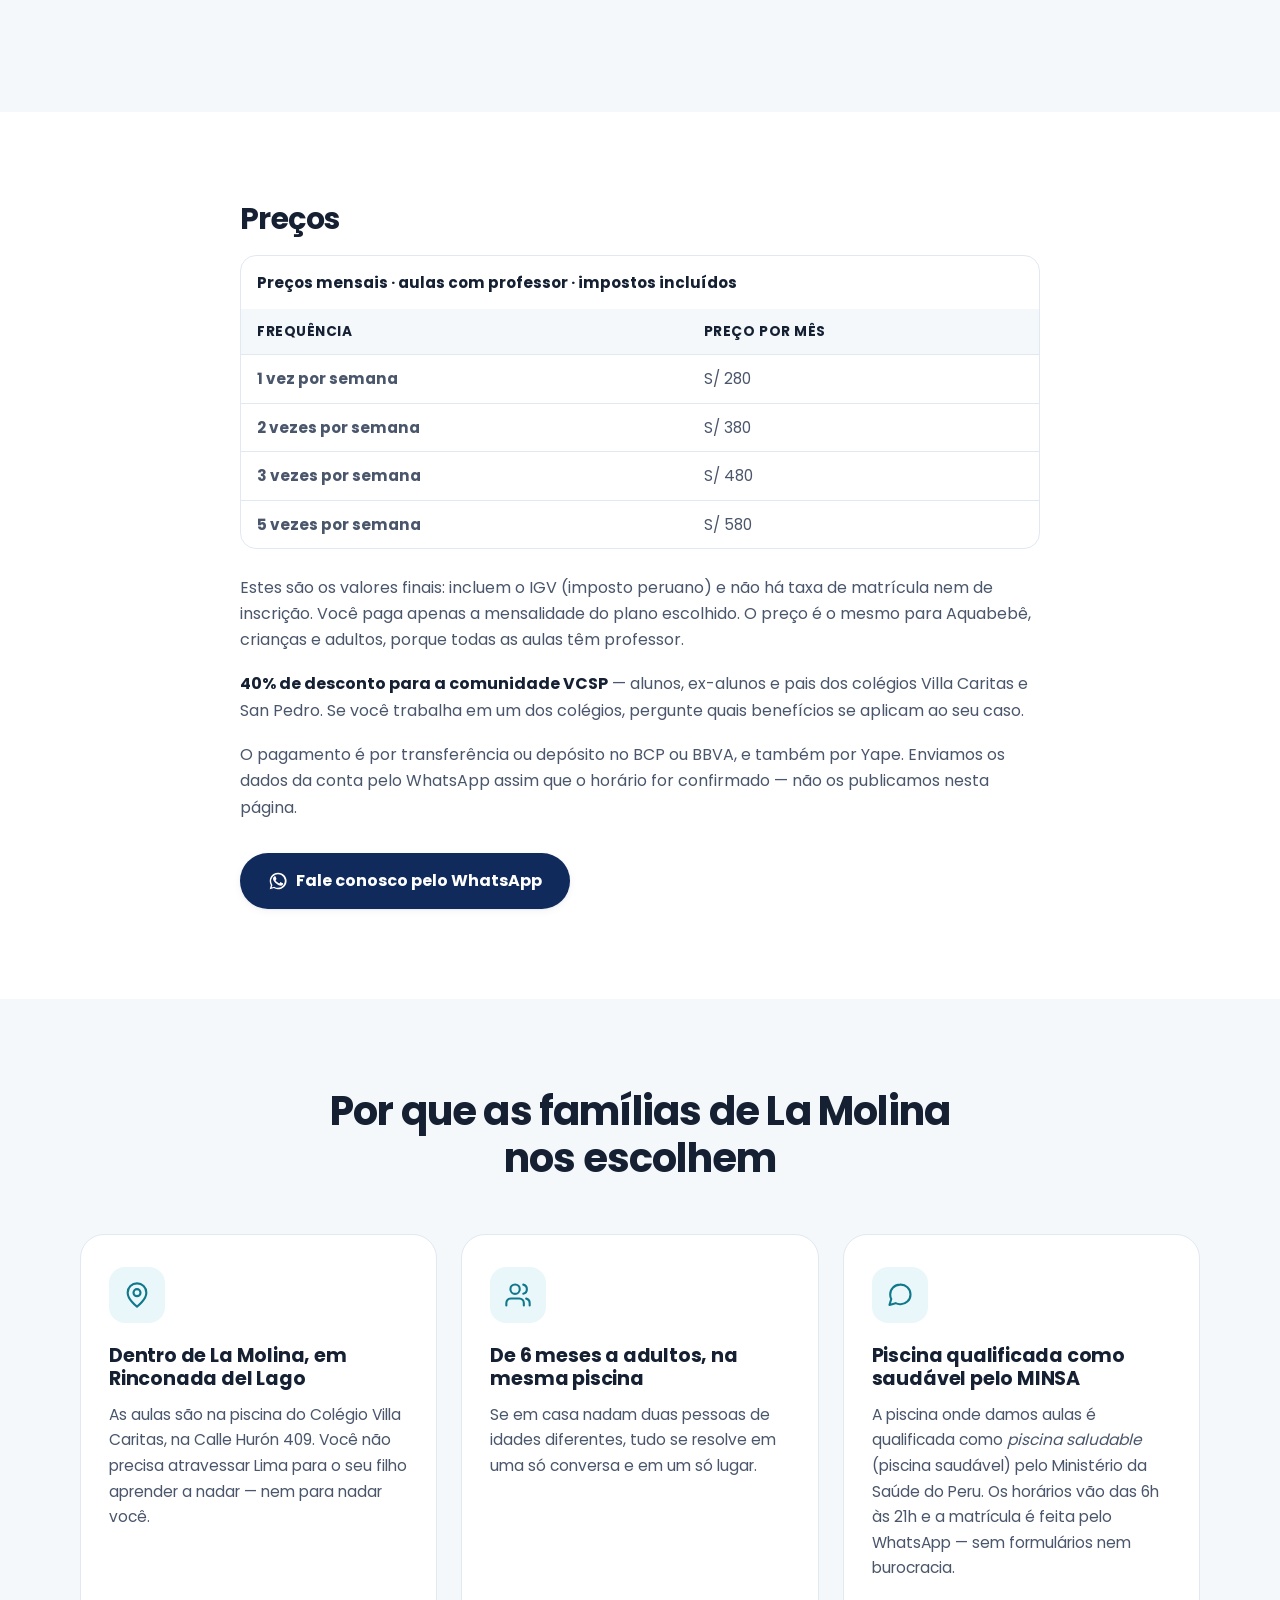
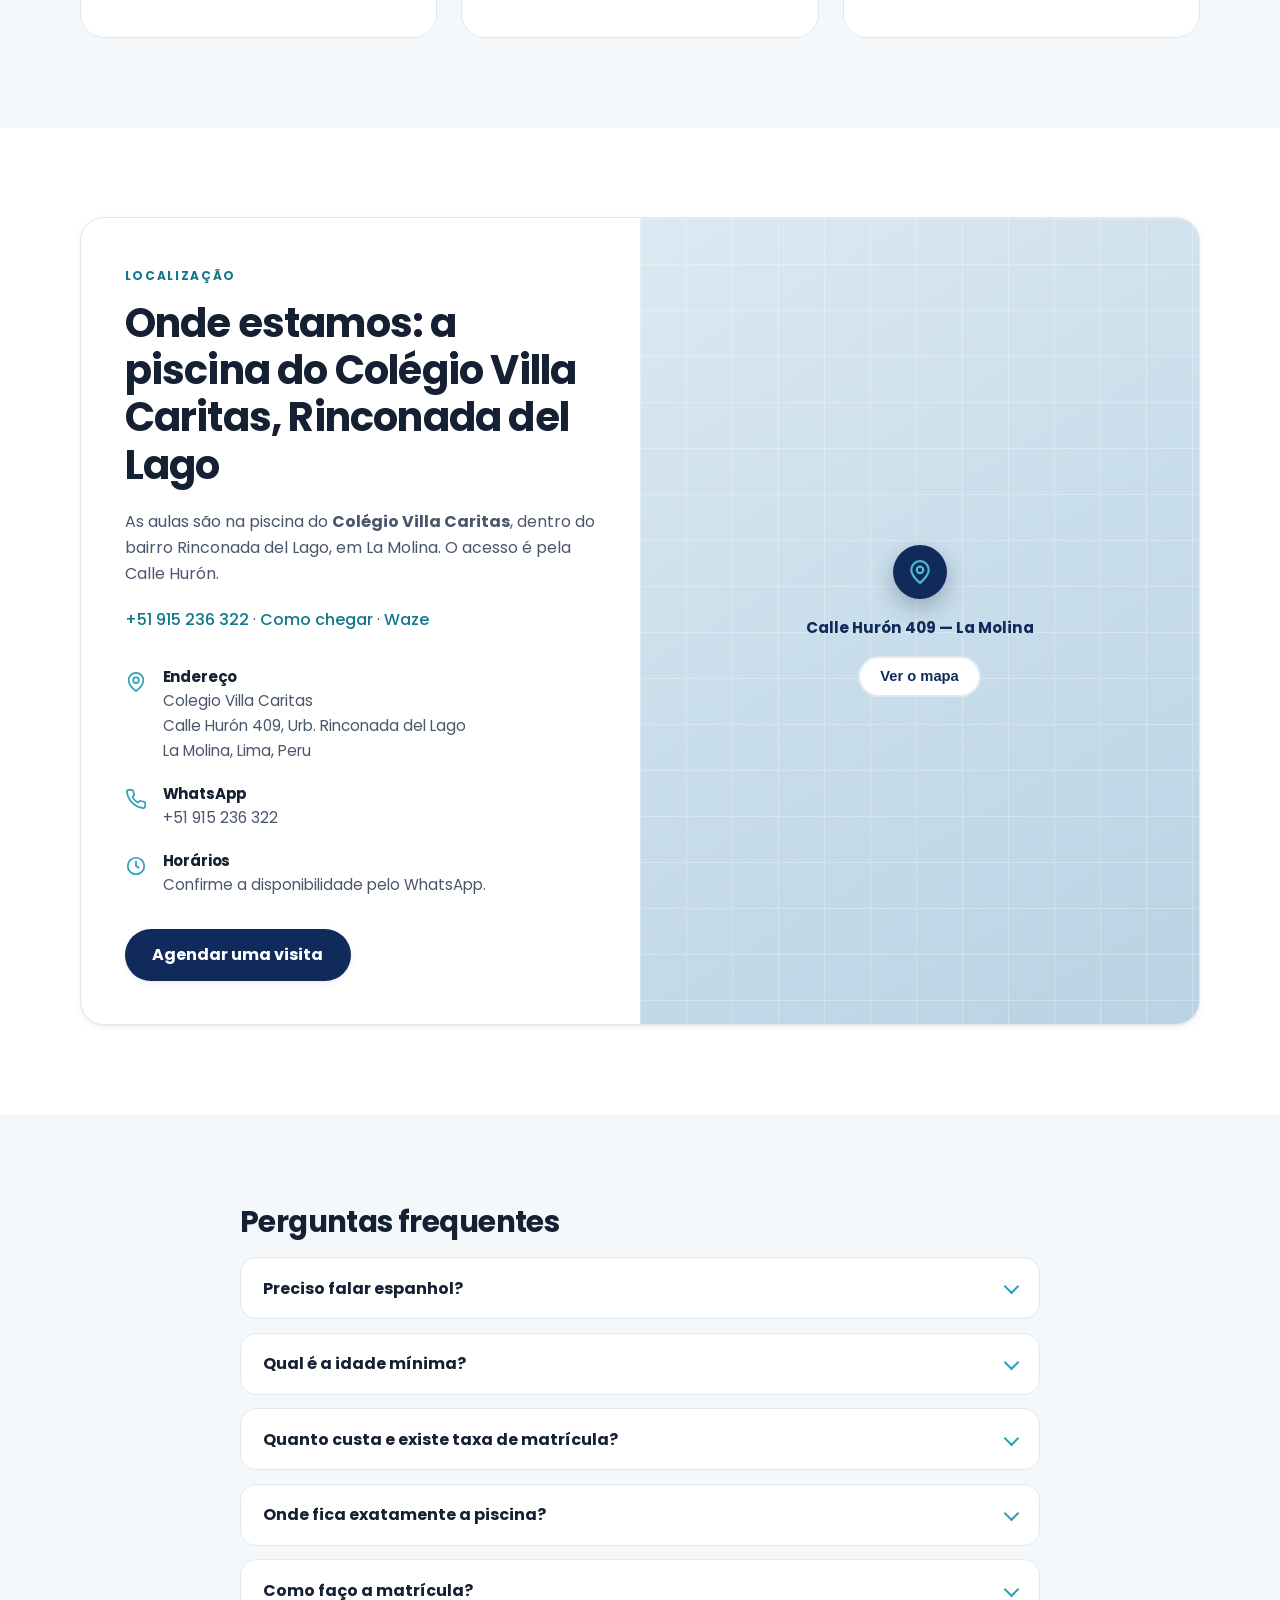
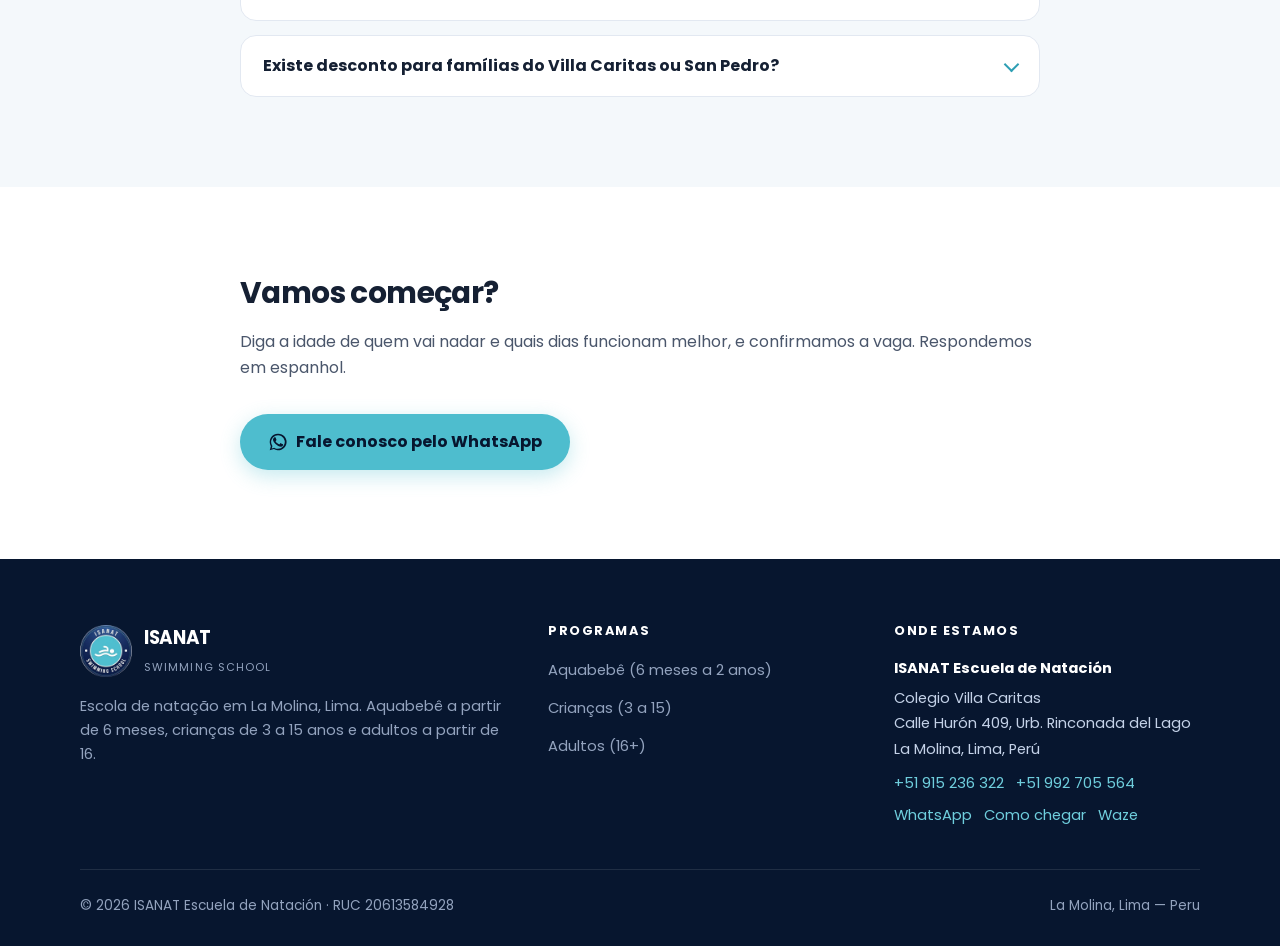
<file: pt/index.html>
<!DOCTYPE html>
<html lang="pt-BR">
<head>
<meta charset="UTF-8">
<meta name="viewport" content="width=device-width, initial-scale=1">

<!-- ISANAT v1.5.1 · marcador de version: con Ctrl+U en el sitio publicado se ve
     que version esta realmente desplegada. Tiene que coincidir con el archivo
     VERSION del repo y con el nombre del zip de la entrega. -->
<meta name="version" content="1.5.1">

<title>Aulas de Natação em La Molina, Lima | ISANAT</title>
<meta name="description" content="Escola de natação em La Molina, Lima. Bebês a partir de 6 meses, crianças de 3 a 15 anos e adultos. A partir de S/ 280 por mês, sem taxa de matrícula.">
<link rel="canonical" href="https://isanat.pe/pt/">
<link rel="alternate" hreflang="es" href="https://isanat.pe/">
<link rel="alternate" hreflang="en" href="https://isanat.pe/en/">
<link rel="alternate" hreflang="pt" href="https://isanat.pe/pt/">
<link rel="alternate" hreflang="x-default" href="https://isanat.pe/">

<meta name="robots" content="index, follow, max-image-preview:large">
<meta name="author" content="ISANAT Escuela de Natación">
<meta name="theme-color" content="#102A5C">

<!-- GEO — ⚠️ coordenadas APROXIMADAS de la zona Rinconada del Lago.
     Reemplazar por las reales al verificar el perfil de Google Business:
     abrir la ficha en Google Maps y copiar los valores tras !3d y !4d.
     Aparecen en tres lugares: geo.position, ICBM y el "geo" del schema. -->
<meta name="geo.region" content="PE-LIM">
<meta name="geo.placename" content="La Molina, Lima, Perú">
<meta name="geo.position" content="-12.0745;-76.9235">
<meta name="ICBM" content="-12.0745, -76.9235">

<meta property="og:type" content="website">
<meta property="og:site_name" content="ISANAT">
<meta property="og:locale" content="pt_BR">
<meta property="og:title" content="Aulas de Natação em La Molina, Lima | ISANAT">
<meta property="og:description" content="Escola de natação em La Molina, Lima. Bebês a partir de 6 meses, crianças de 3 a 15 anos e adultos. A partir de S/ 280 por mês, sem taxa de matrícula.">
<meta property="og:url" content="https://isanat.pe/pt/">
<meta property="og:image" content="https://isanat.pe/img/og-image.jpg">
<meta property="og:image:width" content="1200">
<meta property="og:image:height" content="630">
<meta property="og:image:alt" content="ISANAT Escola de Natação — La Molina, Lima">
<meta name="twitter:card" content="summary_large_image">
<meta name="twitter:title" content="Aulas de Natação em La Molina, Lima | ISANAT">
<meta name="twitter:description" content="Escola de natação em La Molina, Lima. Bebês a partir de 6 meses, crianças de 3 a 15 anos e adultos. A partir de S/ 280 por mês, sem taxa de matrícula.">
<meta name="twitter:image" content="https://isanat.pe/img/og-image.jpg">

<link rel="icon" href="/favicon.ico" sizes="any">
<link rel="icon" type="image/png" sizes="32x32" href="/img/favicon-32.png">
<link rel="apple-touch-icon" href="/img/apple-touch-icon.png">
<link rel="manifest" href="/site.webmanifest">

<link rel="preload" href="/fonts/poppins-700.woff2" as="font" type="font/woff2" crossorigin>
<link rel="preload" href="/fonts/poppins-400.woff2" as="font" type="font/woff2" crossorigin>
<link rel="stylesheet" href="/css/site.v4.css">

<!-- Speculation Rules: al pasar el raton o tocar un enlace interno, el navegador
     descarga la pagina destino por adelantado. La navegacion entre paginas pasa a
     ser casi instantanea y mejora el INP medido en campo.
     Se usa PREFETCH y no PRERENDER a proposito: prerender ejecutaria el JS de la
     pagina destino, y con ello GA4 podria contar visitas a paginas que nadie llego
     a abrir. Con la linea base de analitica todavia sin construir, ensuciarla es
     mas caro que el milisegundo que se gana. Revisar cuando haya datos propios. -->
<script type="speculationrules">
{"prefetch":[{"where":{"href_matches":"/*"},"eagerness":"moderate"}]}
</script>
<script type="application/ld+json">
{
  "@context": "https://schema.org",
  "@graph": [
    {
      "@type": [
        "LocalBusiness",
        "SportsActivityLocation"
      ],
      "@id": "https://isanat.pe/#business",
      "name": "ISANAT Escuela de Natación",
      "alternateName": "ISANAT Swimming School",
      "description": "Academia de natación en La Molina, Lima. Clases con profesor para bebés desde 6 meses (Aquabebé), niños de 3 a 15 años y adultos desde 16, en la piscina del Colegio Villa Caritas, Urb. Rinconada del Lago.",
      "url": "https://isanat.pe/",
      "image": [
        "https://isanat.pe/img/og-image.jpg"
      ],
      "telephone": "+51915236322",
      "logo": "https://isanat.pe/img/logo.png",
      "address": {
        "@type": "PostalAddress",
        "streetAddress": "Calle Hurón 409, Urb. Rinconada del Lago (Colegio Villa Caritas)",
        "addressLocality": "La Molina",
        "addressRegion": "Lima",
        "addressCountry": "PE"
      },
      "geo": {
        "@type": "GeoCoordinates",
        "latitude": "-12.0745",
        "longitude": "-76.9235"
      },
      "hasMap": "https://www.google.com/maps/search/?api=1&amp;query=Colegio%20Villa%20Caritas%2C%20Calle%20Hur%C3%B3n%20409%2C%20Urb.%20Rinconada%20del%20Lago%2C%20La%20Molina%2C%20Lima%2C%20Per%C3%BA",
      "areaServed": [
        {
          "@type": "City",
          "name": "La Molina"
        },
        {
          "@type": "City",
          "name": "Lima"
        }
      ],
      "currenciesAccepted": "PEN",
      "priceRange": "S/ 280 - S/ 580",
      "paymentAccepted": "Efectivo, transferencia bancaria, Yape",
      "openingHoursSpecification": [
        {
          "@type": "OpeningHoursSpecification",
          "dayOfWeek": [
            "Monday",
            "Tuesday",
            "Wednesday",
            "Thursday",
            "Friday"
          ],
          "opens": "06:00",
          "closes": "08:00"
        },
        {
          "@type": "OpeningHoursSpecification",
          "dayOfWeek": [
            "Monday",
            "Tuesday",
            "Wednesday",
            "Thursday",
            "Friday"
          ],
          "opens": "14:00",
          "closes": "21:00"
        },
        {
          "@type": "OpeningHoursSpecification",
          "dayOfWeek": [
            "Saturday"
          ],
          "opens": "06:00",
          "closes": "13:00"
        }
      ],
      "potentialAction": {
        "@type": "CommunicateAction",
        "name": "Escribir por WhatsApp",
        "target": "https://wa.me/51915236322"
      }
    },
    {
      "@type": "WebPage",
      "@id": "https://isanat.pe/pt/#webpage",
      "url": "https://isanat.pe/pt/",
      "name": "Aulas de Natação em La Molina, Lima | ISANAT",
      "description": "Escola de natação em La Molina, Lima. Bebês a partir de 6 meses, crianças de 3 a 15 anos e adultos. A partir de S/ 280 por mês, sem taxa de matrícula.",
      "inLanguage": "pt",
      "isPartOf": {
        "@id": "https://isanat.pe/#website"
      },
      "about": {
        "@id": "https://isanat.pe/#business"
      },
      "primaryImageOfPage": "https://isanat.pe/img/og-image.jpg"
    },
    {
      "@type": "Service",
      "@id": "https://isanat.pe/pt/#service",
      "name": "Aulas de natação em La Molina",
      "serviceType": "Swimming lessons",
      "provider": {
        "@id": "https://isanat.pe/#business"
      },
      "url": "https://isanat.pe/pt/",
      "areaServed": [
        {
          "@type": "City",
          "name": "La Molina"
        },
        {
          "@type": "City",
          "name": "Lima"
        }
      ],
      "offers": {
        "@type": "Offer",
        "priceCurrency": "PEN",
        "price": "280",
        "priceSpecification": {
          "@type": "UnitPriceSpecification",
          "minPrice": 280,
          "maxPrice": 580,
          "priceCurrency": "PEN",
          "referenceQuantity": {
            "@type": "QuantitativeValue",
            "value": 1,
            "unitCode": "MON"
          }
        },
        "availability": "https://schema.org/InStock",
        "valueAddedTaxIncluded": true,
        "url": "https://isanat.pe/pt/"
      },
      "availableChannel": {
        "@type": "ServiceChannel",
        "serviceUrl": "https://wa.me/51915236322",
        "servicePhone": {
          "@type": "ContactPoint",
          "telephone": "+51915236322",
          "contactType": "customer service",
          "areaServed": "PE",
          "availableLanguage": "Spanish"
        }
      }
    },
    {
      "@type": "FAQPage",
      "mainEntity": [
        {
          "@type": "Question",
          "name": "Preciso falar espanhol?",
          "acceptedAnswer": {
            "@type": "Answer",
            "text": "Você pode nos escrever em português. Nossa equipe responde em espanhol, e a maioria das famílias resolve isso com um aplicativo de tradução sem dificuldade."
          }
        },
        {
          "@type": "Question",
          "name": "Qual é a idade mínima?",
          "acceptedAnswer": {
            "@type": "Answer",
            "text": "O Aquabebê atende bebês de 6 meses a 2 anos, sempre com um adulto dentro da água. Dos 3 aos 15 anos a criança entra no programa infantil, e a partir dos 16 no de adultos."
          }
        },
        {
          "@type": "Question",
          "name": "Quanto custa e existe taxa de matrícula?",
          "acceptedAnswer": {
            "@type": "Answer",
            "text": "A partir de S/ 280 por mês para uma aula semanal e até S/ 580 para cinco, com impostos incluídos. Não há taxa de matrícula nem de inscrição: você paga só a mensalidade."
          }
        },
        {
          "@type": "Question",
          "name": "Onde fica exatamente a piscina?",
          "acceptedAnswer": {
            "@type": "Answer",
            "text": "No Colégio Villa Caritas, Calle Hurón 409, Urb. Rinconada del Lago, La Molina, Lima."
          }
        },
        {
          "@type": "Question",
          "name": "Como faço a matrícula?",
          "acceptedAnswer": {
            "@type": "Answer",
            "text": "Escolha o horário e a frequência, mande uma mensagem pelo WhatsApp para o +51 915 236 322 e confirmamos a vaga. Depois enviamos os dados para o pagamento."
          }
        },
        {
          "@type": "Question",
          "name": "Existe desconto para famílias do Villa Caritas ou San Pedro?",
          "acceptedAnswer": {
            "@type": "Answer",
            "text": "Sim. A comunidade VCSP — alunos, ex-alunos e pais dos colégios Villa Caritas e San Pedro — tem 40% de desconto sobre os preços regulares."
          }
        }
      ]
    }
  ]
}
</script>

<script async src="https://www.googletagmanager.com/gtag/js?id=G-2J8YN9N4J3"></script>
<script>
  window.dataLayer = window.dataLayer || [];
  function gtag(){dataLayer.push(arguments);}
  gtag('js', new Date());
  gtag('config', 'G-2J8YN9N4J3');
</script>

<!-- Meta Pixel — con guarda: sin ID no dispara nada y no rompe nada. -->
<script>
  var PIXEL_ID = ''; /* TODO: pegar aquí el ID de 15-16 dígitos cuando exista */
  if (PIXEL_ID) {
    !function(f,b,e,v,n,t,s){if(f.fbq)return;n=f.fbq=function(){n.callMethod?
    n.callMethod.apply(n,arguments):n.queue.push(arguments)};if(!f._fbq)f._fbq=n;
    n.push=n;n.loaded=!0;n.version='2.0';n.queue=[];t=b.createElement(e);t.async=!0;
    t.src=v;s=b.getElementsByTagName(e)[0];s.parentNode.insertBefore(t,s)}
    (window,document,'script','https://connect.facebook.net/en_US/fbevents.js');
    fbq('init', PIXEL_ID); fbq('track','PageView');
  }
</script>
</head>
<body data-pagina="home">
<a class="skip" href="#main">Ir para o conteúdo</a>

<header class="hdr">
  <div class="wrap hdr__in">
    <a class="brand" href="/" aria-label="ISANAT — início">
      <img src="/img/logo.webp" width="44" height="44" alt="Logotipo da ISANAT Escola de Natação" fetchpriority="high">
      <span>ISANAT<small>Swimming School</small></span>
    </a>

    <nav class="nav" id="nav" aria-label="Navegação principal">
      <a href="#programs">Programas</a>
      <a href="#prices">Horários e preços</a>
      <a href="#faq">Perguntas</a>
      <a href="#location">Localização</a>
      <div class="lang" role="group" aria-label="Mudar de idioma">
        <svg class="lang__ico" viewBox="0 0 24 24" fill="none" stroke="currentColor" stroke-width="1.7" aria-hidden="true"><circle cx="12" cy="12" r="9"/><path d="M3.2 9h17.6M3.2 15h17.6M12 3a15 15 0 0 1 0 18M12 3a15 15 0 0 0 0 18"/></svg>
        <a href="/" hreflang="es" lang="es">Español</a>
        <a href="/en/" hreflang="en" lang="en">English</a>
        <span class="lang__now" lang="pt" aria-current="true">Português</span>
      </div>
      <a class="btn btn--primary btn--sm" href="https://wa.me/51915236322?text=Ola%2C%20estou%20escrevendo%20pelo%20site%20da%20ISANAT%20e%20gostaria%20de%20mais%20informacoes%20sobre%20as%20aulas%20de%20natacao."
   target="_blank" rel="noopener" data-event="whatsapp_click" data-origen="menu_movil_pt">Fale conosco</a>
    </nav>

    <div class="hdr__cta">
      <a class="btn btn--navy btn--sm" href="https://wa.me/51915236322?text=Ola%2C%20estou%20escrevendo%20pelo%20site%20da%20ISANAT%20e%20gostaria%20de%20mais%20informacoes%20sobre%20as%20aulas%20de%20natacao."
   target="_blank" rel="noopener" data-event="whatsapp_click" data-origen="header_pt"><svg viewBox="0 0 24 24" fill="currentColor" aria-hidden="true"><path d="M17.5 14.4c-.3-.1-1.7-.9-2-1s-.5-.1-.7.1-.7 1-.9 1.2-.3.2-.6.1a8.1 8.1 0 0 1-2.4-1.5 9 9 0 0 1-1.7-2c-.1-.3 0-.5.1-.6l.5-.5.3-.5c.1-.2 0-.4 0-.5L9.2 6.9c-.2-.6-.5-.5-.7-.5h-.6a1.1 1.1 0 0 0-.8.4A3.3 3.3 0 0 0 6 9.3a5.8 5.8 0 0 0 1.2 3.1 13.2 13.2 0 0 0 5.1 4.5 8.3 8.3 0 0 0 3.6.7 3 3 0 0 0 2-1.4 2.5 2.5 0 0 0 .2-1.4c-.1-.1-.3-.2-.6-.4Z"/><path d="M12 2a10 10 0 0 0-8.6 15l-1.3 4.8 4.9-1.3A10 10 0 1 0 12 2Zm0 18.2a8.2 8.2 0 0 1-4.2-1.1l-.3-.2-3 .8.8-2.9-.2-.3A8.2 8.2 0 1 1 12 20.2Z"/></svg>Fale conosco</a>
      <button class="burger" id="burger" aria-label="Abrir menu" aria-expanded="false" aria-controls="nav">
        <svg viewBox="0 0 24 24" fill="none" stroke="currentColor" stroke-width="2" stroke-linecap="round" aria-hidden="true"><path d="M4 7h16M4 12h16M4 17h16"/></svg>
      </button>
    </div>
  </div>
</header>

<main id="main">
  <section class="hero" id="inicio">
    <div class="wrap">
      <h1>Aulas de natação em La Molina <em>para crianças e adultos</em></h1>
      <p>A ISANAT é uma escola de natação em La Molina. Atendemos bebês a partir de 6 meses, crianças de 3 a 15 anos e adultos a partir de 16, na piscina do Colégio Villa Caritas, Urb. Rinconada del Lago. A partir de S/ 280 por mês, com impostos incluídos e sem taxa de matrícula.</p>

      <div class="hero__actions">
        <a class="btn btn--primary" href="https://wa.me/51915236322?text=Ola%2C%20estou%20escrevendo%20pelo%20site%20da%20ISANAT%20e%20gostaria%20de%20mais%20informacoes%20sobre%20as%20aulas%20de%20natacao."
   target="_blank" rel="noopener" data-event="whatsapp_click" data-origen="hero_pt"><svg viewBox="0 0 24 24" fill="currentColor" aria-hidden="true"><path d="M17.5 14.4c-.3-.1-1.7-.9-2-1s-.5-.1-.7.1-.7 1-.9 1.2-.3.2-.6.1a8.1 8.1 0 0 1-2.4-1.5 9 9 0 0 1-1.7-2c-.1-.3 0-.5.1-.6l.5-.5.3-.5c.1-.2 0-.4 0-.5L9.2 6.9c-.2-.6-.5-.5-.7-.5h-.6a1.1 1.1 0 0 0-.8.4A3.3 3.3 0 0 0 6 9.3a5.8 5.8 0 0 0 1.2 3.1 13.2 13.2 0 0 0 5.1 4.5 8.3 8.3 0 0 0 3.6.7 3 3 0 0 0 2-1.4 2.5 2.5 0 0 0 .2-1.4c-.1-.1-.3-.2-.6-.4Z"/><path d="M12 2a10 10 0 0 0-8.6 15l-1.3 4.8 4.9-1.3A10 10 0 1 0 12 2Zm0 18.2a8.2 8.2 0 0 1-4.2-1.1l-.3-.2-3 .8.8-2.9-.2-.3A8.2 8.2 0 1 1 12 20.2Z"/></svg>Fale conosco pelo WhatsApp</a>
        <a class="btn btn--ghost" href="#prices" data-event="ver_horarios_click" data-origen="hero_pt">Ver horários e preços</a>
      </div>
      <p class="nota-idioma nota-idioma--hero" lang="pt">Nossa equipe responde em espanhol.</p>

      <ul class="hero__facts">
        <li>
          <svg viewBox="0 0 24 24" fill="none" stroke="currentColor" stroke-width="2" stroke-linecap="round" stroke-linejoin="round" aria-hidden="true"><path d="M20 10c0 6-8 12-8 12s-8-6-8-12a8 8 0 0 1 16 0Z"/><circle cx="12" cy="10" r="3"/></svg>
          La Molina, Lima
        </li>
        <li>
          <svg viewBox="0 0 24 24" fill="none" stroke="currentColor" stroke-width="2" stroke-linecap="round" stroke-linejoin="round" aria-hidden="true"><path d="M2 17c1.8 0 1.8 1.4 3.6 1.4S7.4 17 9.2 17s1.8 1.4 3.6 1.4S14.6 17 16.4 17s1.8 1.4 3.6 1.4"/><path d="M2 12.5c1.8 0 1.8 1.4 3.6 1.4s1.8-1.4 3.6-1.4 1.8 1.4 3.6 1.4 1.8-1.4 3.6-1.4 1.8 1.4 3.6 1.4"/><circle cx="15" cy="6" r="2"/><path d="m6 11 4-3 3 2"/></svg>
          De 6 meses a adultos
        </li>
        <li>
          <svg viewBox="0 0 24 24" fill="none" stroke="currentColor" stroke-width="2" stroke-linecap="round" stroke-linejoin="round" aria-hidden="true"><path d="M9 12.5 11 14.5 15.5 10"/><circle cx="12" cy="12" r="9"/></svg>
          Piscina saudável · MINSA
        </li>
      </ul>
    </div>
    <svg class="waves" viewBox="0 0 1440 110" preserveAspectRatio="none" aria-hidden="true" focusable="false"> <path fill="#ffffff" fill-opacity=".12" d="M0 52c120-26 240-26 360 0s240 26 360 0 240-26 360 0 240 26 360 0v58H0Z"/> <path fill="#ffffff" fill-opacity=".2" d="M0 72c120-22 240-22 360 0s240 22 360 0 240-22 360 0 240 22 360 0v38H0Z"/> <path fill="#ffffff" d="M0 90c120-18 240-18 360 0s240 18 360 0 240-18 360 0 240 18 360 0v20H0Z"/> </svg>
  </section>

  <section class="section" id="programs">
    <div class="wrap">
      <div class="head-center">
        <span class="eyebrow">Nossos programas</span>
        <h2>Programas de natação em La Molina</h2>
        <p class="lead">Escolha o que combina com você e o resto a gente resolve pelo WhatsApp.</p>
      </div>

      <div class="cards">
        <article class="card">
          <div class="card__icon"><svg viewBox="0 0 24 24" fill="none" stroke="currentColor" stroke-width="1.8" stroke-linecap="round" stroke-linejoin="round" aria-hidden="true"><circle cx="12" cy="6" r="3"/><path d="M5 20c0-3.9 3.1-7 7-7s7 3.1 7 7"/><path d="M2 17c1.5 0 1.5 1.2 3 1.2"/><path d="M19 18.2c1.5 0 1.5-1.2 3-1.2"/></svg></div>
          <h3 id="kids">Natação para crianças</h3>
          <p>De 3 a 15 anos, tanto para quem está se familiarizando com a água quanto para quem já nada e quer melhorar a técnica.</p>
          <ul class="card__list">
            <li><svg viewBox="0 0 24 24" fill="none" stroke="currentColor" stroke-width="2.5" stroke-linecap="round" stroke-linejoin="round" aria-hidden="true"><path d="m5 12 5 5L19 7"/></svg>De 3 a 15 anos</li>
            <li><svg viewBox="0 0 24 24" fill="none" stroke="currentColor" stroke-width="2.5" stroke-linecap="round" stroke-linejoin="round" aria-hidden="true"><path d="m5 12 5 5L19 7"/></svg>De segunda a sexta, à tarde</li>
            <li><svg viewBox="0 0 24 24" fill="none" stroke="currentColor" stroke-width="2.5" stroke-linecap="round" stroke-linejoin="round" aria-hidden="true"><path d="m5 12 5 5L19 7"/></svg>Sábados de manhã</li>
          </ul>
          <a class="btn btn--outline btn--block" href="https://wa.me/51915236322?text=Ola%2C%20gostaria%20de%20informacoes%20sobre%20as%20aulas%20de%20natacao%20para%20criancas%20na%20ISANAT."
   target="_blank" rel="noopener" data-event="whatsapp_click" data-origen="tarjeta_ninos_pt">Perguntar sobre as turmas infantis</a>
        </article>
        <article class="card card--feature">
          <span class="tag">Mais procurado</span>
          <div class="card__icon"><svg viewBox="0 0 24 24" fill="none" stroke="currentColor" stroke-width="1.8" stroke-linecap="round" stroke-linejoin="round" aria-hidden="true"><circle cx="16" cy="6" r="2.2"/><path d="m4 12 5-4 4 3 3-1"/><path d="M2 18c1.8 0 1.8 1.5 3.6 1.5S7.4 18 9.2 18s1.8 1.5 3.6 1.5S14.6 18 16.4 18s1.8 1.5 3.6 1.5"/></svg></div>
          <h3 id="adults">Natação para adultos</h3>
          <p>A partir dos 16 anos. Comece do zero ou aperfeiçoe a técnica, no começo da manhã ou no fim do dia.</p>
          <ul class="card__list">
            <li><svg viewBox="0 0 24 24" fill="none" stroke="currentColor" stroke-width="2.5" stroke-linecap="round" stroke-linejoin="round" aria-hidden="true"><path d="m5 12 5 5L19 7"/></svg>A partir dos 16 anos</li>
            <li><svg viewBox="0 0 24 24" fill="none" stroke="currentColor" stroke-width="2.5" stroke-linecap="round" stroke-linejoin="round" aria-hidden="true"><path d="m5 12 5 5L19 7"/></svg>6h e 7h · 18h, 19h e 20h</li>
            <li><svg viewBox="0 0 24 24" fill="none" stroke="currentColor" stroke-width="2.5" stroke-linecap="round" stroke-linejoin="round" aria-hidden="true"><path d="m5 12 5 5L19 7"/></svg>Sábados 6h, 7h e 8h</li>
          </ul>
          <a class="btn btn--primary btn--block" href="https://wa.me/51915236322?text=Ola%2C%20gostaria%20de%20informacoes%20sobre%20as%20aulas%20de%20natacao%20para%20adultos%20na%20ISANAT."
   target="_blank" rel="noopener" data-event="whatsapp_click" data-origen="tarjeta_adultos_pt">Perguntar sobre as turmas de adultos</a>
        </article>
        <article class="card">
          <div class="card__icon"><svg viewBox="0 0 24 24" fill="none" stroke="currentColor" stroke-width="1.8" stroke-linecap="round" stroke-linejoin="round" aria-hidden="true"><circle cx="12" cy="6" r="2.6"/><path d="M7.4 12.9c1.3-1.3 2.8-2 4.6-2s3.3.7 4.6 2"/><path d="M2 17.4c1.7 0 1.7 1.3 3.4 1.3s1.7-1.3 3.3-1.3 1.7 1.3 3.3 1.3 1.7-1.3 3.3-1.3 1.7 1.3 3.4 1.3"/><path d="M2 21c1.7 0 1.7 1.2 3.4 1.2S7.1 21 8.7 21s1.7 1.2 3.3 1.2S13.7 21 15.3 21s1.7 1.2 3.4 1.2"/></svg></div>
          <h3 id="aquababy">Aquabebê</h3>
          <p>Nosso programa para bebês de 6 meses a 2 anos. Aulas de 45 minutos às terças e quintas à tarde e aos sábados ao meio-dia.</p>
          <ul class="card__list">
            <li><svg viewBox="0 0 24 24" fill="none" stroke="currentColor" stroke-width="2.5" stroke-linecap="round" stroke-linejoin="round" aria-hidden="true"><path d="m5 12 5 5L19 7"/></svg>De 6 meses a 2 anos</li>
            <li><svg viewBox="0 0 24 24" fill="none" stroke="currentColor" stroke-width="2.5" stroke-linecap="round" stroke-linejoin="round" aria-hidden="true"><path d="m5 12 5 5L19 7"/></svg>Aulas de 45 minutos</li>
            <li><svg viewBox="0 0 24 24" fill="none" stroke="currentColor" stroke-width="2.5" stroke-linecap="round" stroke-linejoin="round" aria-hidden="true"><path d="m5 12 5 5L19 7"/></svg>Terça, quinta e sábado</li>
          </ul>
          <a class="btn btn--outline btn--block" href="https://wa.me/51915236322?text=Ola%2C%20gostaria%20de%20informacoes%20sobre%20o%20programa%20Aquabebe%20na%20ISANAT."
   target="_blank" rel="noopener" data-event="whatsapp_click" data-origen="tarjeta_bebes_pt">Perguntar sobre o Aquabebê</a>
        </article>
      </div>
    </div>
  </section>

  <section class="section section--soft">
    <div class="wrap wrap--narrow">
      <div class="prose">
      <h2>Programas e idades</h2>
      <p>Três programas, uma piscina. Todas as aulas são ministradas por um professor — não há aluguel de raia sem acompanhamento.</p>

      <h3 id="aquababy">Aquabebê · 6 meses a 2 anos</h3>
      <p>Adaptação ao meio líquido para bebês de 6 meses a 2 anos, com um adulto dentro da água. Cada aula dura 45 minutos.</p>
      <div class="table-wrap">
        <table>
          <caption>Horários · Aquabebê · 6 meses a 2 anos</caption>
          <thead><tr><th scope="col">Dias</th><th scope="col">Horários de início</th></tr></thead>
          <tbody>
          <tr><th scope="row">Terça e quinta</th><td>14h00 · 15h00</td></tr>
          <tr><th scope="row">Sábados</th><td>12h00</td></tr>
          </tbody>
        </table>
      </div>

      <h3 id="kids">Crianças · 3 a 15 anos</h3>
      <p>Aprendizagem e técnica para crianças de 3 a 15 anos, agrupadas por nível. Tardes de segunda a sexta e manhãs de sábado.</p>
      <div class="table-wrap">
        <table>
          <caption>Horários · Crianças · 3 a 15 anos</caption>
          <thead><tr><th scope="col">Dias</th><th scope="col">Horários de início</th></tr></thead>
          <tbody>
          <tr><th scope="row">Segunda a sexta</th><td>14h00 · 15h00 · 16h00 · 17h00</td></tr>
          <tr><th scope="row">Sábados</th><td>9h00 · 10h00 · 11h00 · 12h00</td></tr>
          </tbody>
        </table>
      </div>

      <h3 id="adults">Adultos · a partir de 16 anos</h3>
      <p>Para quem está começando do zero e para quem já nada e quer corrigir a técnica. Horários no início da manhã e à noite.</p>
      <div class="table-wrap">
        <table>
          <caption>Horários · Adultos · a partir de 16 anos</caption>
          <thead><tr><th scope="col">Dias</th><th scope="col">Horários de início</th></tr></thead>
          <tbody>
          <tr><th scope="row">Segunda a sexta</th><td>6h00 · 7h00 (sem chuveiros) · 18h00 · 19h00 · 20h00</td></tr>
          <tr><th scope="row">Sábados</th><td>6h00 · 7h00 · 8h00</td></tr>
          </tbody>
        </table>
      </div>
      </div>
      <div class="callout"><p>Os horários acima são da temporada de inverno de 2026. A ISANAT dá aulas o ano todo, então confirme a vaga pelo WhatsApp antes de se matricular.</p></div>
    </div>
  </section>

  <section class="section" id="prices">
    <div class="wrap wrap--narrow">
      <div class="prose">
      <h2>Preços</h2>
      <div class="table-wrap">
        <table>
          <caption>Preços mensais · aulas com professor · impostos incluídos</caption>
          <thead><tr><th scope="col">Frequência</th><th scope="col">Preço por mês</th></tr></thead>
          <tbody>
          <tr><th scope="row">1 vez por semana</th><td>S/ 280</td></tr>
          <tr><th scope="row">2 vezes por semana</th><td>S/ 380</td></tr>
          <tr><th scope="row">3 vezes por semana</th><td>S/ 480</td></tr>
          <tr><th scope="row">5 vezes por semana</th><td>S/ 580</td></tr>
          </tbody>
        </table>
      </div>
      <p>Estes são os valores finais: incluem o IGV (imposto peruano) e não há taxa de matrícula nem de inscrição. Você paga apenas a mensalidade do plano escolhido. O preço é o mesmo para Aquabebê, crianças e adultos, porque todas as aulas têm professor.</p>
      <p><strong>40% de desconto para a comunidade VCSP</strong> — alunos, ex-alunos e pais dos colégios Villa Caritas e San Pedro. Se você trabalha em um dos colégios, pergunte quais benefícios se aplicam ao seu caso.</p>
      <p>O pagamento é por transferência ou depósito no BCP ou BBVA, e também por Yape. Enviamos os dados da conta pelo WhatsApp assim que o horário for confirmado — não os publicamos nesta página.</p>
      </div>
      <div class="bloque-cierre">
        <a class="btn btn--navy" href="https://wa.me/51915236322?text=Ola%2C%20gostaria%20de%20saber%20os%20precos%20e%20os%20horarios%20disponiveis%20na%20ISANAT."
   target="_blank" rel="noopener" data-event="whatsapp_click" data-origen="seccion_precios_pt"><svg viewBox="0 0 24 24" fill="currentColor" aria-hidden="true"><path d="M17.5 14.4c-.3-.1-1.7-.9-2-1s-.5-.1-.7.1-.7 1-.9 1.2-.3.2-.6.1a8.1 8.1 0 0 1-2.4-1.5 9 9 0 0 1-1.7-2c-.1-.3 0-.5.1-.6l.5-.5.3-.5c.1-.2 0-.4 0-.5L9.2 6.9c-.2-.6-.5-.5-.7-.5h-.6a1.1 1.1 0 0 0-.8.4A3.3 3.3 0 0 0 6 9.3a5.8 5.8 0 0 0 1.2 3.1 13.2 13.2 0 0 0 5.1 4.5 8.3 8.3 0 0 0 3.6.7 3 3 0 0 0 2-1.4 2.5 2.5 0 0 0 .2-1.4c-.1-.1-.3-.2-.6-.4Z"/><path d="M12 2a10 10 0 0 0-8.6 15l-1.3 4.8 4.9-1.3A10 10 0 1 0 12 2Zm0 18.2a8.2 8.2 0 0 1-4.2-1.1l-.3-.2-3 .8.8-2.9-.2-.3A8.2 8.2 0 1 1 12 20.2Z"/></svg>Fale conosco pelo WhatsApp</a>
      </div>
    </div>
  </section>

  <section class="section section--soft">
    <div class="wrap">
      <div class="head-center">
        <h2>Por que as famílias de La Molina nos escolhem</h2>
      </div>
      <div class="cards">
        <article class="card">
          <div class="card__icon"><svg viewBox="0 0 24 24" fill="none" stroke="currentColor" stroke-width="1.8" stroke-linecap="round" stroke-linejoin="round" aria-hidden="true"><path d="M20 10c0 6-8 12-8 12s-8-6-8-12a8 8 0 0 1 16 0Z"/><circle cx="12" cy="10" r="3"/></svg></div>
          <h3>Dentro de La Molina, em Rinconada del Lago</h3>
          <p>As aulas são na piscina do Colégio Villa Caritas, na Calle Hurón 409. Você não precisa atravessar Lima para o seu filho aprender a nadar — nem para nadar você.</p>
        </article>

        <article class="card">
          <div class="card__icon"><svg viewBox="0 0 24 24" fill="none" stroke="currentColor" stroke-width="1.8" stroke-linecap="round" stroke-linejoin="round" aria-hidden="true"><path d="M17 21v-2a4 4 0 0 0-4-4H6a4 4 0 0 0-4 4v2"/><circle cx="9.5" cy="7" r="4"/><path d="M22 21v-2a4 4 0 0 0-3-3.9"/><path d="M16.5 3.1a4 4 0 0 1 0 7.8"/></svg></div>
          <h3>De 6 meses a adultos, na mesma piscina</h3>
          <p>Se em casa nadam duas pessoas de idades diferentes, tudo se resolve em uma só conversa e em um só lugar.</p>
        </article>

        <article class="card">
          <div class="card__icon"><svg viewBox="0 0 24 24" fill="none" stroke="currentColor" stroke-width="1.8" stroke-linecap="round" stroke-linejoin="round" aria-hidden="true"><path d="M21 11.5a8.4 8.4 0 0 1-9 8.4 8.5 8.5 0 0 1-3.8-.9L3 20.5l1.5-5.1A8.4 8.4 0 0 1 3.6 11.5a8.4 8.4 0 0 1 8.4-8.4 8.4 8.4 0 0 1 9 8.4Z"/></svg></div>
          <h3>Piscina qualificada como saudável pelo MINSA</h3>
          <p>A piscina onde damos aulas é qualificada como <em>piscina saludable</em> (piscina saudável) pelo Ministério da Saúde do Peru. Os horários vão das 6h às 21h e a matrícula é feita pelo WhatsApp — sem formulários nem burocracia.</p>
        </article>
      </div>
    </div>
  </section>

  <section class="section" id="location">
    <div class="wrap">
      <div class="place">
        <div class="place__info">
          <span class="eyebrow">Localização</span>
          <h2>Onde estamos: a piscina do Colégio Villa Caritas, Rinconada del Lago</h2>
          <p>As aulas são na piscina do <strong>Colégio Villa Caritas</strong>, dentro do bairro Rinconada del Lago, em La Molina. O acesso é pela Calle Hurón.</p>
          <p class="nap-body">
            <a href="tel:+51915236322" data-event="tel_click" data-origen="ubicacion_pt">+51 915 236 322</a> ·
            <a href="https://www.google.com/maps/search/?api=1&amp;query=Colegio%20Villa%20Caritas%2C%20Calle%20Hur%C3%B3n%20409%2C%20Urb.%20Rinconada%20del%20Lago%2C%20La%20Molina%2C%20Lima%2C%20Per%C3%BA" target="_blank" rel="noopener" data-event="como_llegar_click" data-origen="ubicacion_pt">Como chegar</a> ·
            <a href="https://waze.com/ul?q=Colegio%20Villa%20Caritas%2C%20Calle%20Hur%C3%B3n%20409%2C%20Urb.%20Rinconada%20del%20Lago%2C%20La%20Molina%2C%20Lima%2C%20Per%C3%BA&amp;navigate=yes" target="_blank" rel="noopener" data-event="waze_click" data-origen="ubicacion_pt">Waze</a>
          </p>

          <ul class="data">
            <li>
              <svg viewBox="0 0 24 24" fill="none" stroke="currentColor" stroke-width="1.9" stroke-linecap="round" stroke-linejoin="round" aria-hidden="true"><path d="M20 10c0 6-8 12-8 12s-8-6-8-12a8 8 0 0 1 16 0Z"/><circle cx="12" cy="10" r="3"/></svg>
              <div>
                <h3>Endereço</h3>
                <p>Colegio Villa Caritas<br>Calle Hurón 409, Urb. Rinconada del Lago<br>La Molina, Lima, Peru</p>
              </div>
            </li>
            <li>
              <svg viewBox="0 0 24 24" fill="none" stroke="currentColor" stroke-width="1.9" stroke-linecap="round" stroke-linejoin="round" aria-hidden="true"><path d="M22 16.9v3a2 2 0 0 1-2.2 2 19.8 19.8 0 0 1-8.6-3.1 19.5 19.5 0 0 1-6-6A19.8 19.8 0 0 1 2.1 4.2 2 2 0 0 1 4.1 2h3a2 2 0 0 1 2 1.7c.1 1 .4 1.9.7 2.8a2 2 0 0 1-.5 2.1L8.1 9.9a16 16 0 0 0 6 6l1.3-1.3a2 2 0 0 1 2.1-.4c.9.3 1.8.6 2.8.7a2 2 0 0 1 1.7 2Z"/></svg>
              <div>
                <h3>WhatsApp</h3>
                <p>+51 915 236 322</p>
              </div>
            </li>
            <li>
              <svg viewBox="0 0 24 24" fill="none" stroke="currentColor" stroke-width="1.9" stroke-linecap="round" stroke-linejoin="round" aria-hidden="true"><circle cx="12" cy="12" r="9"/><path d="M12 7v5l3 2"/></svg>
              <div>
                <h3>Horários</h3>
                <p>Confirme a disponibilidade pelo WhatsApp.</p>
              </div>
            </li>
          </ul>

          <a class="btn btn--navy" href="https://wa.me/51915236322?text=Ola%2C%20gostaria%20de%20agendar%20uma%20visita%20a%20ISANAT.%20Estou%20escrevendo%20pela%20pagina%20em%20portugues."
   target="_blank" rel="noopener" data-event="whatsapp_click" data-origen="ubicacion_pt">Agendar uma visita</a>
        </div>

        <!-- Mapa diferido: no descarga Google Maps hasta que el visitante lo pide.
             Mismo id que en la home, asi que lo engancha el mismo site.vN.js. -->
        <div class="map" id="map">
          <div class="map__facade">
            <div class="map__pin"><svg viewBox="0 0 24 24" fill="none" stroke="currentColor" stroke-width="2" stroke-linecap="round" stroke-linejoin="round" aria-hidden="true"><path d="M20 10c0 6-8 12-8 12s-8-6-8-12a8 8 0 0 1 16 0Z"/><circle cx="12" cy="10" r="3"/></svg></div>
            <p>Calle Hurón 409 — La Molina</p>
            <button class="btn btn--outline btn--sm" id="map-load" type="button"
                    data-event="maps_click" data-origen="ubicacion_pt">Ver o mapa</button>
          </div>
        </div>
      </div>
    </div>
  </section>

  <section class="section section--soft" id="faq">
    <div class="wrap wrap--narrow">
      <div class="prose"><h2>Perguntas frequentes</h2></div>
      <div class="faq">
        <details>
          <summary>Preciso falar espanhol?</summary>
          <div class="faq__a"><p>Você pode nos escrever em português. Nossa equipe responde em espanhol, e a maioria das famílias resolve isso com um aplicativo de tradução sem dificuldade.</p></div>
        </details>
        <details>
          <summary>Qual é a idade mínima?</summary>
          <div class="faq__a"><p>O Aquabebê atende bebês de 6 meses a 2 anos, sempre com um adulto dentro da água. Dos 3 aos 15 anos a criança entra no programa infantil, e a partir dos 16 no de adultos.</p></div>
        </details>
        <details>
          <summary>Quanto custa e existe taxa de matrícula?</summary>
          <div class="faq__a"><p>A partir de S/ 280 por mês para uma aula semanal e até S/ 580 para cinco, com impostos incluídos. Não há taxa de matrícula nem de inscrição: você paga só a mensalidade.</p></div>
        </details>
        <details>
          <summary>Onde fica exatamente a piscina?</summary>
          <div class="faq__a"><p>No Colégio Villa Caritas, Calle Hurón 409, Urb. Rinconada del Lago, La Molina, Lima.</p></div>
        </details>
        <details>
          <summary>Como faço a matrícula?</summary>
          <div class="faq__a"><p>Escolha o horário e a frequência, mande uma mensagem pelo WhatsApp para o +51 915 236 322 e confirmamos a vaga. Depois enviamos os dados para o pagamento.</p></div>
        </details>
        <details>
          <summary>Existe desconto para famílias do Villa Caritas ou San Pedro?</summary>
          <div class="faq__a"><p>Sim. A comunidade VCSP — alunos, ex-alunos e pais dos colégios Villa Caritas e San Pedro — tem 40% de desconto sobre os preços regulares.</p></div>
        </details>
      </div>
    </div>
  </section>

  <section class="section">
    <div class="wrap wrap--narrow">
      <div class="prose">
      <h2>Vamos começar?</h2>
      <p>Diga a idade de quem vai nadar e quais dias funcionam melhor, e confirmamos a vaga. Respondemos em espanhol.</p>
      </div>
      <div class="bloque-cierre">
        <a class="btn btn--primary" href="https://wa.me/51915236322?text=Ola%2C%20gostaria%20de%20me%20matricular%20na%20ISANAT.%20Estou%20escrevendo%20pela%20pagina%20em%20portugues."
   target="_blank" rel="noopener" data-event="whatsapp_click" data-origen="cierre_pt"><svg viewBox="0 0 24 24" fill="currentColor" aria-hidden="true"><path d="M17.5 14.4c-.3-.1-1.7-.9-2-1s-.5-.1-.7.1-.7 1-.9 1.2-.3.2-.6.1a8.1 8.1 0 0 1-2.4-1.5 9 9 0 0 1-1.7-2c-.1-.3 0-.5.1-.6l.5-.5.3-.5c.1-.2 0-.4 0-.5L9.2 6.9c-.2-.6-.5-.5-.7-.5h-.6a1.1 1.1 0 0 0-.8.4A3.3 3.3 0 0 0 6 9.3a5.8 5.8 0 0 0 1.2 3.1 13.2 13.2 0 0 0 5.1 4.5 8.3 8.3 0 0 0 3.6.7 3 3 0 0 0 2-1.4 2.5 2.5 0 0 0 .2-1.4c-.1-.1-.3-.2-.6-.4Z"/><path d="M12 2a10 10 0 0 0-8.6 15l-1.3 4.8 4.9-1.3A10 10 0 1 0 12 2Zm0 18.2a8.2 8.2 0 0 1-4.2-1.1l-.3-.2-3 .8.8-2.9-.2-.3A8.2 8.2 0 1 1 12 20.2Z"/></svg>Fale conosco pelo WhatsApp</a>
      </div>
    </div>
  </section>
</main>

<footer class="ft">
  <div class="wrap">
    <div class="ft__grid">
      <div>
        <div class="ft__brand">
          <img src="/img/logo.webp" width="52" height="52" alt="Logotipo da ISANAT Escola de Natação" loading="lazy" decoding="async">
          <span><strong>ISANAT</strong><small>Swimming School</small></span>
        </div>
        <p>Escola de natação em La Molina, Lima. Aquabebê a partir de 6 meses, crianças de 3 a 15 anos e adultos a partir de 16.</p>
      </div>

      <div>
        <h3>Programas</h3>
        <ul class="ft__links">
          <li><a href="#aquababy">Aquabebê (6 meses a 2 anos)</a></li>
          <li><a href="#kids">Crianças (3 a 15)</a></li>
          <li><a href="#adults">Adultos (16+)</a></li>
        </ul>
      </div>

      <div>
        <h3>Onde estamos</h3>
        <address class="nap">
          <strong>ISANAT Escuela de Natación</strong>
          Colegio Villa Caritas<br>
          Calle Hurón 409, Urb. Rinconada del Lago<br>
          La Molina, Lima, Perú
          <span class="nap__links">
            <a href="tel:+51915236322" data-event="tel_click" data-origen="footer_pt">+51 915 236 322</a>
            <a href="tel:+51992705564" data-event="tel_click" data-origen="footer_2_pt">+51 992 705 564</a>
            <a href="https://wa.me/51915236322" target="_blank" rel="noopener" data-event="whatsapp_click" data-origen="footer_pt">WhatsApp</a>
            <a href="https://www.google.com/maps/search/?api=1&amp;query=Colegio%20Villa%20Caritas%2C%20Calle%20Hur%C3%B3n%20409%2C%20Urb.%20Rinconada%20del%20Lago%2C%20La%20Molina%2C%20Lima%2C%20Per%C3%BA" target="_blank" rel="noopener" data-event="como_llegar_click" data-origen="footer_pt">Como chegar</a>
            <a href="https://waze.com/ul?q=Colegio%20Villa%20Caritas%2C%20Calle%20Hur%C3%B3n%20409%2C%20Urb.%20Rinconada%20del%20Lago%2C%20La%20Molina%2C%20Lima%2C%20Per%C3%BA&amp;navigate=yes" target="_blank" rel="noopener" data-event="waze_click" data-origen="footer_pt">Waze</a>
          </span>
        </address>
      </div>
    </div>

    <div class="ft__bottom">
      <span>&copy; <span id="year">2026</span> ISANAT Escuela de Natación · RUC 20613584928</span>
      <span>La Molina, Lima — Peru</span>
    </div>
  </div>
</footer>

<a class="wa-float" href="https://wa.me/51915236322?text=Ola%2C%20estou%20escrevendo%20pelo%20site%20da%20ISANAT%20e%20gostaria%20de%20mais%20informacoes%20sobre%20as%20aulas%20de%20natacao."
   target="_blank" rel="noopener" aria-label="Fale conosco pelo WhatsApp"
   data-event="whatsapp_click" data-origen="flotante_pt"><svg viewBox="0 0 24 24" fill="currentColor" aria-hidden="true"><path d="M17.5 14.4c-.3-.1-1.7-.9-2-1s-.5-.1-.7.1-.7 1-.9 1.2-.3.2-.6.1a8.1 8.1 0 0 1-2.4-1.5 9 9 0 0 1-1.7-2c-.1-.3 0-.5.1-.6l.5-.5.3-.5c.1-.2 0-.4 0-.5L9.2 6.9c-.2-.6-.5-.5-.7-.5h-.6a1.1 1.1 0 0 0-.8.4A3.3 3.3 0 0 0 6 9.3a5.8 5.8 0 0 0 1.2 3.1 13.2 13.2 0 0 0 5.1 4.5 8.3 8.3 0 0 0 3.6.7 3 3 0 0 0 2-1.4 2.5 2.5 0 0 0 .2-1.4c-.1-.1-.3-.2-.6-.4Z"/><path d="M12 2a10 10 0 0 0-8.6 15l-1.3 4.8 4.9-1.3A10 10 0 1 0 12 2Zm0 18.2a8.2 8.2 0 0 1-4.2-1.1l-.3-.2-3 .8.8-2.9-.2-.3A8.2 8.2 0 1 1 12 20.2Z"/></svg></a>

<script src="/js/site.v2.js" defer></script>
</body>
</html>
</file>
<file: css/site.v4.css>
@font-face{font-family:'Poppins';src:url('/fonts/poppins-400.woff2') format('woff2');font-weight:400;font-style:normal;font-display:swap}
@font-face{font-family:'Poppins';src:url('/fonts/poppins-500.woff2') format('woff2');font-weight:500;font-style:normal;font-display:swap}
@font-face{font-family:'Poppins';src:url('/fonts/poppins-700.woff2') format('woff2');font-weight:700;font-style:normal;font-display:swap}

:root{
  --navy-950:#07162F; --navy-900:#0A1E42; --navy-800:#102A5C;
  --navy-700:#16376F; --navy-600:#1E4A92;
  --teal-400:#6FCEDD; --teal-500:#4EBDCE; --teal-600:#2E9FB4; --teal-700:#10788B;
  --teal-050:#EAF7FA;
  --ink:#152033; --body:#4A566B; --muted:#6B7891;
  --line:#E2E8F1; --soft:#F4F8FB; --white:#fff;
  --wa:#1EA855; --wa-dark:#177F41;
  --wrap:1160px; --r:16px; --r-lg:24px;
  --shadow-sm:0 1px 2px rgba(10,30,66,.06),0 2px 8px rgba(10,30,66,.05);
  --shadow-md:0 4px 12px rgba(10,30,66,.08),0 12px 28px rgba(10,30,66,.08);
  --shadow-lg:0 18px 48px rgba(10,30,66,.16);
}

*,*::before,*::after{box-sizing:border-box}
html{scroll-behavior:smooth;scroll-padding-top:90px;-webkit-text-size-adjust:100%}
body{margin:0;font-family:'Poppins',system-ui,-apple-system,'Segoe UI',Roboto,sans-serif;
  color:var(--body);background:var(--white);line-height:1.65;font-size:16px;
  -webkit-font-smoothing:antialiased}
img,svg,iframe{max-width:100%;display:block}
img{height:auto}
a{color:var(--teal-700);text-decoration:none}
h1,h2,h3,h4{color:var(--ink);line-height:1.18;margin:0 0 .6em;font-weight:700;letter-spacing:-.02em}
h2{font-size:clamp(1.65rem,1.1rem + 2.2vw,2.5rem)}
h3{font-size:1.2rem;letter-spacing:-.01em}
p{margin:0 0 1.1em}
ul,ol{margin:0;padding:0;list-style:none}

.wrap{width:100%;max-width:var(--wrap);margin-inline:auto;padding-inline:20px}
.section{padding-block:clamp(56px,7vw,104px)}
.section--soft{background:var(--soft)}
.eyebrow{display:inline-block;font-size:.75rem;font-weight:700;letter-spacing:.14em;
  text-transform:uppercase;color:var(--teal-700);margin-bottom:.9rem}
.lead{font-size:1.06rem;color:var(--body);max-width:60ch}
.head-center{text-align:center;max-width:660px;margin:0 auto clamp(36px,4vw,60px)}
.head-center .lead{margin-inline:auto}

/* ---------- Botones ---------- */
.btn{display:inline-flex;align-items:center;justify-content:center;gap:.55rem;
  font-weight:700;font-size:1rem;line-height:1;padding:1rem 1.6rem;border-radius:999px;
  border:2px solid transparent;cursor:pointer;transition:transform .18s ease,
  background-color .18s ease,box-shadow .18s ease,color .18s ease;text-align:center}
.btn svg{width:20px;height:20px;flex:none}
.btn:hover{transform:translateY(-2px)}
.btn--primary{background:var(--teal-500);color:var(--navy-950);box-shadow:0 6px 20px rgba(78,189,206,.32)}
.btn--primary:hover{background:var(--teal-400);box-shadow:0 10px 26px rgba(78,189,206,.4)}
.btn--navy{background:var(--navy-800);color:#fff;box-shadow:var(--shadow-sm)}
.btn--navy:hover{background:var(--navy-700);box-shadow:var(--shadow-md)}
.btn--ghost{background:transparent;color:#fff;border-color:rgba(255,255,255,.45)}
.btn--ghost:hover{background:rgba(255,255,255,.12);border-color:#fff}
.btn--outline{background:#fff;color:var(--navy-800);border-color:var(--line)}
.btn--outline:hover{border-color:var(--teal-500);color:var(--teal-700)}
.btn--sm{padding:.7rem 1.25rem;font-size:.92rem}
.btn--block{width:100%}

:where(a,button,summary,details):focus-visible{outline:3px solid var(--teal-600);
  outline-offset:3px;border-radius:6px}

.skip{position:absolute;left:-9999px;top:0;background:var(--navy-800);color:#fff;
  padding:.8rem 1.2rem;z-index:200;border-radius:0 0 8px 0;font-weight:600}
.skip:focus{left:0}

/* ---------- Header ---------- */
.hdr{position:fixed;inset:0 0 auto;z-index:100;background:rgba(255,255,255,.94);
  /* El prefijo -webkit- hace falta para Safari 17 y anteriores, que todavia
     tienen bastantes iPhone y iPad en uso. Sin el se pierde solo el desenfoque:
     el fondo sigue siendo rgba(255,255,255,.94), asi que degrada sin romperse. */
  -webkit-backdrop-filter:saturate(160%) blur(10px);
  backdrop-filter:saturate(160%) blur(10px);border-bottom:1px solid var(--line)}
.hdr__in{display:flex;align-items:center;justify-content:space-between;gap:1rem;height:72px}
.brand{display:flex;align-items:center;gap:.65rem;font-weight:700;color:var(--navy-800);
  letter-spacing:-.02em;font-size:1.12rem}
.brand img{width:44px;height:44px}
/* ⚠️ --body y no --muted: con --muted este texto daba 4,45:1 sobre blanco, por
   debajo del minimo AA de 4,5. Es el mismo 4,45 que ya habia dado el subtitulo
   de los enlaces cruzados el 13/09 — la causa siempre es --muted sobre blanco.
   Con --body queda en 7,41:1. Venia asi desde la v1.0.0. */
.brand span small{display:block;font-size:.62rem;font-weight:500;color:var(--body);
  letter-spacing:.1em;text-transform:uppercase;line-height:1.3}
.nav{display:flex;align-items:center;gap:2rem}
.nav a{color:var(--navy-800);font-weight:500;font-size:.96rem;position:relative;padding-block:.3rem}
.nav a::after{content:"";position:absolute;left:0;bottom:0;height:2px;width:0;
  background:var(--teal-500);transition:width .22s ease}
.nav a:hover::after{width:100%}
.nav .btn{display:none}  /* solo aparece dentro del menú móvil */
.hdr__cta{display:flex;align-items:center;gap:.75rem}
.burger{display:none;background:none;border:0;padding:.5rem;cursor:pointer;color:var(--navy-800)}
.burger svg{width:26px;height:26px}

/* ---------- Hero ---------- */
.hero{position:relative;background:
    radial-gradient(1100px 520px at 78% -8%,rgba(78,189,206,.34),transparent 62%),
    radial-gradient(760px 420px at 6% 104%,rgba(30,74,146,.5),transparent 66%),
    linear-gradient(168deg,var(--navy-800) 0%,var(--navy-900) 52%,var(--navy-950) 100%);
  color:#fff;padding-top:clamp(120px,14vw,170px);padding-bottom:clamp(110px,13vw,160px);
  overflow:hidden;isolation:isolate}
.hero::before{content:"";position:absolute;inset:0;z-index:-1;opacity:.5;
  background-image:
    repeating-linear-gradient(115deg,rgba(255,255,255,.05) 0 1px,transparent 1px 62px);}
.hero h1{color:#fff;font-size:clamp(2.1rem,1.2rem + 3.9vw,3.65rem);margin-bottom:.45em;max-width:16ch}
.hero h1 em{font-style:normal;color:var(--teal-500);display:block}
.hero p{color:#CFDAEA;font-size:clamp(1.02rem,.97rem + .3vw,1.2rem);max-width:54ch;margin-bottom:2.1rem}
.hero__actions{display:flex;flex-wrap:wrap;gap:.9rem;margin-bottom:2.6rem}
.hero__facts{display:flex;flex-wrap:wrap;gap:.6rem 2rem;padding-top:1.6rem;
  border-top:1px solid rgba(255,255,255,.16)}
.hero__facts li{display:flex;align-items:center;gap:.55rem;color:#CFDAEA;font-size:.94rem}
.hero__facts svg{width:19px;height:19px;color:var(--teal-500);flex:none}
.waves{position:absolute;left:0;right:0;bottom:-1px;z-index:1;width:100%;height:auto;
  pointer-events:none;display:block}

/* ---------- Programas ---------- */
.cards{display:grid;grid-template-columns:repeat(auto-fit,minmax(290px,1fr));gap:1.5rem}
.card{background:#fff;border:1px solid var(--line);border-radius:var(--r-lg);padding:2rem 1.75rem;
  height:100%;display:flex;flex-direction:column;transition:transform .22s ease,box-shadow .22s ease,border-color .22s ease}
.card:hover{transform:translateY(-5px);box-shadow:var(--shadow-md);border-color:transparent}
.card__icon{width:56px;height:56px;border-radius:16px;background:var(--teal-050);
  display:grid;place-items:center;margin-bottom:1.4rem;color:var(--teal-700)}
.card__icon svg{width:28px;height:28px}
.card p{font-size:.97rem;margin-bottom:1.5rem}
.card__list{margin-bottom:1.75rem;display:grid;gap:.5rem}
.card__list li{display:flex;gap:.6rem;font-size:.93rem;color:var(--body)}
.card__list svg{width:17px;height:17px;color:var(--teal-600);flex:none;margin-top:.28rem}
.card .btn{margin-top:auto}
.card--feature{background:linear-gradient(165deg,var(--navy-800),var(--navy-950));
  border-color:transparent;color:#CFDAEA;box-shadow:var(--shadow-lg)}
.card--feature h3{color:#fff}
.card--feature p,.card--feature .card__list li{color:#BECCE2}
.card--feature .card__icon{background:rgba(78,189,206,.16);color:var(--teal-500)}
.card--feature .card__list svg{color:var(--teal-500)}
.card--feature:hover{box-shadow:0 24px 60px rgba(7,22,47,.3)}
.tag{align-self:flex-start;font-size:.68rem;font-weight:700;letter-spacing:.1em;text-transform:uppercase;
  background:var(--teal-500);color:var(--navy-950);padding:.35rem .8rem;border-radius:999px;margin-bottom:1.1rem}

/* ---------- Pasos ---------- */
.steps{display:grid;grid-template-columns:repeat(auto-fit,minmax(240px,1fr));gap:1.5rem;list-style:none}
.step{position:relative;padding-top:.4rem}
.step__n{width:46px;height:46px;border-radius:14px;background:var(--navy-800);color:#fff;
  font-weight:700;display:grid;place-items:center;margin-bottom:1.1rem;font-size:1.05rem}
.step h3{font-size:1.08rem;margin-bottom:.4rem}
.step p{font-size:.95rem;margin:0}

/* ---------- FAQ ---------- */
.faq{max-width:820px;margin-inline:auto;display:grid;gap:.85rem}
.faq details{background:#fff;border:1px solid var(--line);border-radius:var(--r);overflow:hidden;
  transition:border-color .2s ease,box-shadow .2s ease}
.faq details[open]{border-color:var(--teal-500);box-shadow:var(--shadow-sm)}
.faq summary{cursor:pointer;list-style:none;padding:1.15rem 3.2rem 1.15rem 1.4rem;
  font-weight:600;color:var(--ink);position:relative;font-size:1rem;line-height:1.45}
.faq summary::-webkit-details-marker{display:none}
.faq summary::after{content:"";position:absolute;right:1.4rem;top:1.45rem;width:11px;height:11px;
  border-right:2.5px solid var(--teal-600);border-bottom:2.5px solid var(--teal-600);
  transform:rotate(45deg);transition:transform .22s ease}
.faq details[open] summary::after{transform:rotate(-135deg);top:1.6rem}
.faq__a{padding:0 1.4rem 1.35rem;font-size:.96rem}
.faq__a p:last-child{margin-bottom:0}

/* ---------- Ubicación ---------- */
.place{display:grid;grid-template-columns:1fr 1fr;gap:0;background:#fff;
  border:1px solid var(--line);border-radius:var(--r-lg);overflow:hidden;box-shadow:var(--shadow-sm)}
.place__info{padding:clamp(28px,3.4vw,52px)}
.place__info h2{margin-bottom:.5em}
.data{display:grid;gap:1.35rem;margin:2rem 0}
.data li{display:flex;gap:1rem}
.data svg{width:22px;height:22px;color:var(--teal-600);flex:none;margin-top:.2rem}
.data h3{font-size:.94rem;margin:0 0 .15rem;color:var(--ink)}
.data p{margin:0;font-size:.95rem}
.map{position:relative;min-height:380px;background:
    linear-gradient(150deg,#DCE9F2 0%,#C9DEEB 48%,#B9D3E4 100%);display:grid;place-items:center}
.map::before{content:"";position:absolute;inset:0;opacity:.5;background-image:
  linear-gradient(rgba(255,255,255,.55) 1.5px,transparent 1.5px),
  linear-gradient(90deg,rgba(255,255,255,.55) 1.5px,transparent 1.5px);background-size:46px 46px}
.map__facade{position:relative;text-align:center;padding:1.5rem}
.map__pin{width:54px;height:54px;margin:0 auto 1rem;border-radius:50%;background:var(--navy-800);
  display:grid;place-items:center;box-shadow:0 8px 22px rgba(10,30,66,.28)}
.map__pin svg{width:26px;height:26px;color:var(--teal-500)}
.map__facade p{color:var(--navy-800);font-weight:600;font-size:.95rem;margin-bottom:1rem}
.map iframe{position:absolute;inset:0;width:100%;height:100%;border:0}

/* ---------- Footer ---------- */
.ft{background:var(--navy-950);color:#93A3BE;padding-block:clamp(44px,5vw,68px) 28px;font-size:.92rem}
.ft__grid{display:grid;grid-template-columns:1.4fr 1fr 1fr;gap:2.5rem;padding-bottom:2.5rem}
.ft h3,.ft h4{color:#fff;font-size:.8rem;letter-spacing:.12em;text-transform:uppercase;
  margin-bottom:1.1rem;font-weight:700}
.ft a{color:#93A3BE;transition:color .18s ease}
.ft a:hover{color:var(--teal-500)}
.ft__brand{display:flex;align-items:center;gap:.75rem;margin-bottom:1rem}
.ft__brand img{width:52px;height:52px}
.ft__brand strong{color:#fff;font-size:1.15rem;display:block;letter-spacing:-.02em}
.ft__brand small{font-size:.68rem;letter-spacing:.1em;text-transform:uppercase;color:#93A3BE}
.ft__links{display:grid;gap:.6rem}
.ft__social{display:flex;gap:.75rem;margin-top:1.2rem}
.ft__social a{width:40px;height:40px;border-radius:50%;background:rgba(255,255,255,.07);
  display:grid;place-items:center;transition:background .18s ease,transform .18s ease}
.ft__social a:hover{background:var(--teal-600);transform:translateY(-2px)}
.ft__social svg{width:19px;height:19px;color:#fff}
.ft__bottom{border-top:1px solid rgba(255,255,255,.1);padding-top:1.6rem;
  display:flex;flex-wrap:wrap;gap:.6rem 1.5rem;justify-content:space-between;font-size:.85rem}

/* ---------- WhatsApp flotante ---------- */
.wa-float{position:fixed;right:18px;bottom:18px;z-index:99;width:58px;height:58px;border-radius:50%;
  background:var(--wa);display:grid;place-items:center;box-shadow:0 8px 26px rgba(30,168,85,.42);
  transition:transform .2s ease,background .2s ease}
.wa-float:hover{background:var(--wa-dark);transform:scale(1.07)}
.wa-float svg{width:30px;height:30px;color:#fff}
.wa-float::after{content:"";position:absolute;inset:0;border-radius:50%;
  border:2px solid var(--wa);animation:ping 2.6s cubic-bezier(0,0,.2,1) infinite}
@keyframes ping{0%{transform:scale(1);opacity:.7}70%,100%{transform:scale(1.55);opacity:0}}

/* ---------- Responsive ---------- */
@media (max-width:900px){
  .place{grid-template-columns:1fr}
  .map{min-height:300px}
  .ft__grid{grid-template-columns:1fr 1fr;gap:2rem}
}
/* ⚠️ La CABECERA colapsa a 1160px, no a 768. NO es un numero a ojo: con los tres
   idiomas y sin partir palabras, la fila necesita 1124 px (medido barriendo de
   1100 a 1164 de 8 en 8; el español es el idioma mas ancho). 1160 es --wrap, o
   sea el ancho al que el contenido deja de crecer, y deja 36 px de holgura.
   Historia: 768 hasta la v1.3.1 sin selector · 960 en la v1.4.0 con dos idiomas ·
   1160 desde la v1.5.0 con tres. Cada cosa que se agregue a esta fila obliga a
   volver a medir; hay una prueba que barre los anchos y otra que comprueba que
   no se parta ninguna palabra. El resto de reglas moviles (hero, pie) se quedan
   en 768: alli nunca hubo problema. */
@media (max-width:1160px){
  .burger{display:block}
  .nav{position:fixed;inset:72px 0 auto;flex-direction:column;align-items:stretch;gap:0;
    background:#fff;border-bottom:1px solid var(--line);padding:.5rem 20px 1.25rem;
    box-shadow:var(--shadow-md);transform:translateY(-130%);transition:transform .28s ease;visibility:hidden}
  .nav[data-open="true"]{transform:translateY(0);visibility:visible}
  .nav a{padding:.95rem 0;border-bottom:1px solid var(--line);font-size:1.02rem}
  .nav a::after{display:none}
}
@media (max-width:768px){
  /* Solo aqui desaparece el CTA del header y aparece el del menu: entre 769 y
     960 px el del header SI cabe, y es la conversion — mejor visible que oculto. */
  .nav .btn{display:inline-flex;margin-top:1rem;border-bottom:0}
  .hdr__cta .btn{display:none}
  .hero__actions .btn{width:100%}
  .ft__grid{grid-template-columns:1fr}
  .ft__bottom{justify-content:center;text-align:center}
}
@media (prefers-reduced-motion:reduce){
  html{scroll-behavior:auto}
  *,*::before,*::after{animation-duration:.001ms!important;animation-iteration-count:1!important;
    transition-duration:.001ms!important}
  .btn:hover,.card:hover,.wa-float:hover{transform:none}
}

/* =====================================================================
   COMPONENTES MULTI-PÁGINA  (añadidos al pasar de one-page a 4 páginas)
   ===================================================================== */

/* ---- Menú desplegable de Programas (sin JS para abrir: <details>) ---- */
.nav__group{position:relative}
.nav__group>summary{list-style:none;cursor:pointer;color:var(--navy-800);font-weight:500;
  font-size:.96rem;padding-block:.3rem;display:inline-flex;align-items:center;gap:.35rem}
.nav__group>summary::-webkit-details-marker{display:none}
.nav__group>summary::after{content:"";width:8px;height:8px;border-right:2px solid currentColor;
  border-bottom:2px solid currentColor;transform:rotate(45deg) translate(-2px,-2px);
  transition:transform .2s ease}
.nav__group[open]>summary::after{transform:rotate(-135deg) translate(-2px,-2px)}
.nav__group>summary:focus-visible{outline:2px solid var(--teal-600);outline-offset:3px;border-radius:4px}
.nav__sub{position:absolute;top:calc(100% + 14px);left:-16px;min-width:270px;margin:0;padding:.5rem;
  list-style:none;background:#fff;border:1px solid var(--line);border-radius:var(--r);
  box-shadow:var(--shadow-md);z-index:120}
.nav__sub li{margin:0}
.nav__sub a{display:block;padding:.6rem .75rem;border-radius:10px;font-size:.94rem;
  color:var(--navy-800);white-space:nowrap}
.nav__sub a::after{display:none}
.nav__sub a:hover,.nav__sub a:focus-visible{background:var(--teal-050);color:var(--teal-700)}
.nav a[aria-current="page"],.nav__sub a[aria-current="page"]{color:var(--teal-700);font-weight:700}

/* ---- Migas de pan ---- */
.crumbs{padding:calc(72px + 1.25rem) 0 0}
.crumbs ol{display:flex;flex-wrap:wrap;align-items:center;gap:.45rem;margin:0;padding:0;list-style:none;
  font-size:.85rem;color:var(--muted)}
.crumbs li{display:flex;align-items:center;gap:.45rem}
.crumbs li+li::before{content:"›";color:var(--line);font-size:1.1rem;line-height:1}
.crumbs a{color:var(--teal-700)}
.crumbs a:hover{text-decoration:underline}
.crumbs [aria-current="page"]{color:var(--body)}

/* ---- Cabecera de página interior ---- */
.page-head{padding:1.5rem 0 0}
.page-head h1{font-size:clamp(1.9rem,1.2rem + 2.8vw,3rem);margin-bottom:.5rem}
.page-head .lead{font-size:clamp(1.02rem,.98rem + .3vw,1.15rem);color:var(--body);max-width:62ch}
.page-head .hero__actions{margin-top:1.75rem}

/* ---- Cuerpo de texto largo ---- */
.wrap--narrow{max-width:840px}
.prose{max-width:70ch}
.wrap--narrow .prose{max-width:none}
.prose h2{font-size:clamp(1.4rem,1.1rem + 1.2vw,1.85rem);margin-top:2.4em}
.prose h2:first-child{margin-top:0}
.prose h3{margin-top:1.8em;font-size:1.08rem}
.prose ul,.prose ol{margin:0 0 1.2em;padding-left:1.35rem}
.prose ul{list-style:disc}
.prose ol{list-style:decimal}
.prose li{margin-bottom:.5em}
.prose li::marker{color:var(--teal-600)}
.prose strong{color:var(--ink)}

/* ---- Aviso "esto lo confirmamos contigo" ---- */
.callout{border-left:4px solid var(--teal-500);background:var(--teal-050);
  padding:1.1rem 1.25rem;border-radius:0 var(--r) var(--r) 0;margin:0 0 1.6em}
.callout p{margin:0;color:#0F3F4C}
.callout p+p{margin-top:.6em}

/* ---- Bloque NAP del pie ---- */
.nap{font-style:normal;line-height:1.75;color:#C4D2E8}
.nap strong{color:#fff;display:block;margin-bottom:.25rem}
.nap a{color:var(--teal-400)}
.nap a:hover{color:#fff;text-decoration:underline}
.nap__links{margin-top:.5rem;display:flex;flex-wrap:wrap;gap:.4rem .75rem}

/* ---- Enlaces a los otros programas ---- */
.crosslinks{display:grid;grid-template-columns:repeat(auto-fit,minmax(240px,1fr));gap:1rem;
  margin:2.5rem 0 0;padding:0;list-style:none}
.crosslinks li{margin:0}
.crosslinks a{display:block;height:100%;padding:1.15rem 1.25rem;background:#fff;
  border:1px solid var(--line);border-radius:var(--r);box-shadow:var(--shadow-sm);
  color:var(--navy-800);font-weight:600;transition:box-shadow .2s ease,transform .2s ease}
.crosslinks a:hover{box-shadow:var(--shadow-md);transform:translateY(-2px);color:var(--teal-700)}
.crosslinks span{display:block;font-weight:400;font-size:.9rem;color:var(--body);margin-top:.3rem}

/* ---- Barra de acción fija en móvil (solo páginas de programa) ---- */
.cta-bar{display:none}
@media (max-width:768px){
  body.has-cta-bar{padding-bottom:76px}
  body.has-cta-bar .wa-float{display:none}
  .cta-bar{display:block;position:fixed;left:0;right:0;bottom:0;z-index:98;
    background:rgba(255,255,255,.97);border-top:1px solid var(--line);
    padding:.7rem 20px calc(.7rem + env(safe-area-inset-bottom,0px));
    box-shadow:0 -6px 24px rgba(10,30,66,.1)}
  .cta-bar .btn{width:100%}
}

/* ---- Tablas (horarios y precios, cuando existan los datos) ---- */
.table-wrap{overflow-x:auto;margin:0 0 1.6em;border:1px solid var(--line);border-radius:var(--r)}
.table-wrap table{border-collapse:collapse;width:100%;min-width:480px;font-size:.95rem}
.table-wrap caption{text-align:left;padding:.9rem 1rem;font-weight:700;color:var(--ink)}
.table-wrap th,.table-wrap td{padding:.7rem 1rem;text-align:left;border-bottom:1px solid var(--line)}
.table-wrap thead th{background:var(--soft);color:var(--ink);font-size:.85rem;
  text-transform:uppercase;letter-spacing:.04em}
.table-wrap tbody tr:last-child th,.table-wrap tbody tr:last-child td{border-bottom:0}

@media (max-width:1160px){
  .nav__group{border-bottom:1px solid var(--line)}
  .nav__group>summary{padding:.95rem 0;font-size:1.02rem;justify-content:space-between}
  .nav__sub{position:static;min-width:0;border:0;box-shadow:none;padding:0 0 .6rem .9rem;
    border-left:2px solid var(--teal-050);margin-left:.2rem}
  .nav__sub a{padding:.55rem 0;white-space:normal;border-bottom:0}
  .crumbs{padding-top:calc(72px + 1rem)}
}

/* ---- Bloque de contacto dentro del cuerpo de texto ---- */
.nap-body{color:var(--body);line-height:1.9}
.nap-body a{font-weight:500}
.nap-body a:hover{text-decoration:underline}

/* =====================================================================
   v1.3.0 — accesibilidad y navegación entre páginas
   ===================================================================== */

/* ---- WCAG 2.2 · 2.5.8 Objetivo (mínimo): 24×24 CSS px ----
   Los enlaces del pie iban en una lista y medían 209×20. Los enlaces dentro de
   un párrafo (el NAP, los del cuerpo) están exentos por la propia norma, porque
   su alto lo fija el interlineado del texto que los rodea. Estos no lo estaban. */
.ft__links a{display:inline-block;min-height:24px;padding-block:2px}
.nav__sub a{min-height:24px}
.crumbs a{display:inline-block;min-height:24px;padding-block:2px}

/* ---- Transiciones entre documentos ----
   Mejora progresiva pura: el navegador que no la soporta ignora la regla y
   navega como siempre. Hace que ir de la home a un programa se sienta continuo
   en vez de un parpadeo en blanco. */
@view-transition{navigation:auto}

/* La cabecera es la misma en las cinco páginas: se le da nombre propio para que
   no desaparezca y reaparezca en cada navegación. */
.hdr{view-transition-name:cabecera}
.wa-float{view-transition-name:whatsapp-flotante}

@media (prefers-reduced-motion:reduce){
  ::view-transition-group(*),
  ::view-transition-old(*),
  ::view-transition-new(*){animation:none}
}

/* ---- Dos utilidades que reemplazan los style= en línea ----
   Existen para que la CSP pueda declarar style-src sin 'unsafe-inline':
   un solo atributo style= en el HTML obliga a abrir la política entera. */
.cta-centrado{text-align:center;margin-top:clamp(32px,4vw,52px)}
.bloque-cierre{margin-top:2rem}

/* =====================================================================
   v1.4.0 — SELECTOR DE IDIOMA
   ---------------------------------------------------------------------
   Un solo bloque en el DOM, dentro de <nav id="nav">: en escritorio cae a la
   izquierda del CTA de WhatsApp y en movil entra dentro del menu desplegado.
   NO se duplica el marcado: duplicar un control de cabecera es exactamente
   como se desincronizan las cabeceras entre paginas.
   Palabras y no banderas: una bandera es un pais, no un idioma. Y cada idioma
   escrito en su propio idioma, que es lo que un visitante busca con la vista.
   ===================================================================== */
.lang{display:flex;align-items:center;gap:.9rem}
.lang__ico{width:17px;height:17px;flex:none;color:var(--body)}
.lang a,.lang__now{display:inline-flex;align-items:center;min-height:24px;
  padding-block:2px;font-size:.88rem}
.lang a{color:var(--body);font-weight:500}
.lang a:hover{color:var(--teal-700)}
.lang a::after{display:none}          /* sin el subrayado animado de .nav a */
/* ⚠️ Los TRES idiomas figuran siempre. El actual NO es enlace: va como <span> con
   aria-current y algo mas oscuro, para que se lea "estas aqui". Mostrar solo los
   alternativos hacia que la lista cambiara de pagina a pagina y confundia. */
.lang__now{color:var(--ink);font-weight:700;cursor:default}
/* Punto separador en el hueco entre idiomas: posicionado FUERA de la caja del
   enlace, para no agrandar el area tactil, que mide justo los 24 px de la norma. */
.lang :is(a,span) + :is(a,span){position:relative}
.lang :is(a,span) + :is(a,span)::before{content:"·";position:absolute;left:-.52rem;
  color:var(--muted);pointer-events:none}

@media (max-width:1160px){
  .lang{padding:.95rem 0;border-bottom:1px solid var(--line);gap:1rem}
  .lang a{font-size:1rem;padding:0;border-bottom:0}
}

/* Aviso honesto de /en/ y /pt/: el negocio responde en espanol.
   El margen negativo colapsa contra el margin-bottom de .hero__actions
   (2.6rem) y deja 1.1rem: es la separacion que queremos y es predecible. */
.nota-idioma{margin:-1.5rem 0 0;font-size:.9rem;color:var(--body)}
/* Dentro del hero hace falta ganarle a .hero p, que lo pondria en 19 px y lo
   haria parecer un segundo parrafo de entrada en vez de una salvedad. */
.hero p.nota-idioma{margin:-1.5rem 0 0;font-size:.9rem;color:rgba(255,255,255,.8)}

/* /en/ y /pt/ no llevan migas de pan —son raiz de idioma, hermanas de la home,
   no hijas de nada—, asi que el hueco de la cabecera fija lo pone la propia
   seccion. Sin esto el H1 queda POR DEBAJO del header y no se lee. */
.page-head--solo{padding-top:calc(72px + 1.5rem)}

/* =====================================================================
   v1.5.0 — LA FILA DE LA CABECERA NO PARTE PALABRAS
   ---------------------------------------------------------------------
   ⚠️ Sin esto el fallo es INVISIBLE para las pruebas: flex encoge los items
   hasta su ancho de min-content y el texto se parte en dos lineas DENTRO de
   los 72 px, asi que ni el scroll horizontal ni la altura de .hdr cambian y
   todo parece correcto mientras se lee "Horarios y / precios" y
   "SWIMMING / SCHOOL". Con nowrap, si algun dia no cabe, la fila DESBORDA —
   y eso si lo detecta la prueba de anchos. Fallo detectable > fallo silencioso.
   ===================================================================== */
.brand span,.brand span small,.nav>a,.nav__group>summary,.lang a,.lang__now{white-space:nowrap}
</file>
